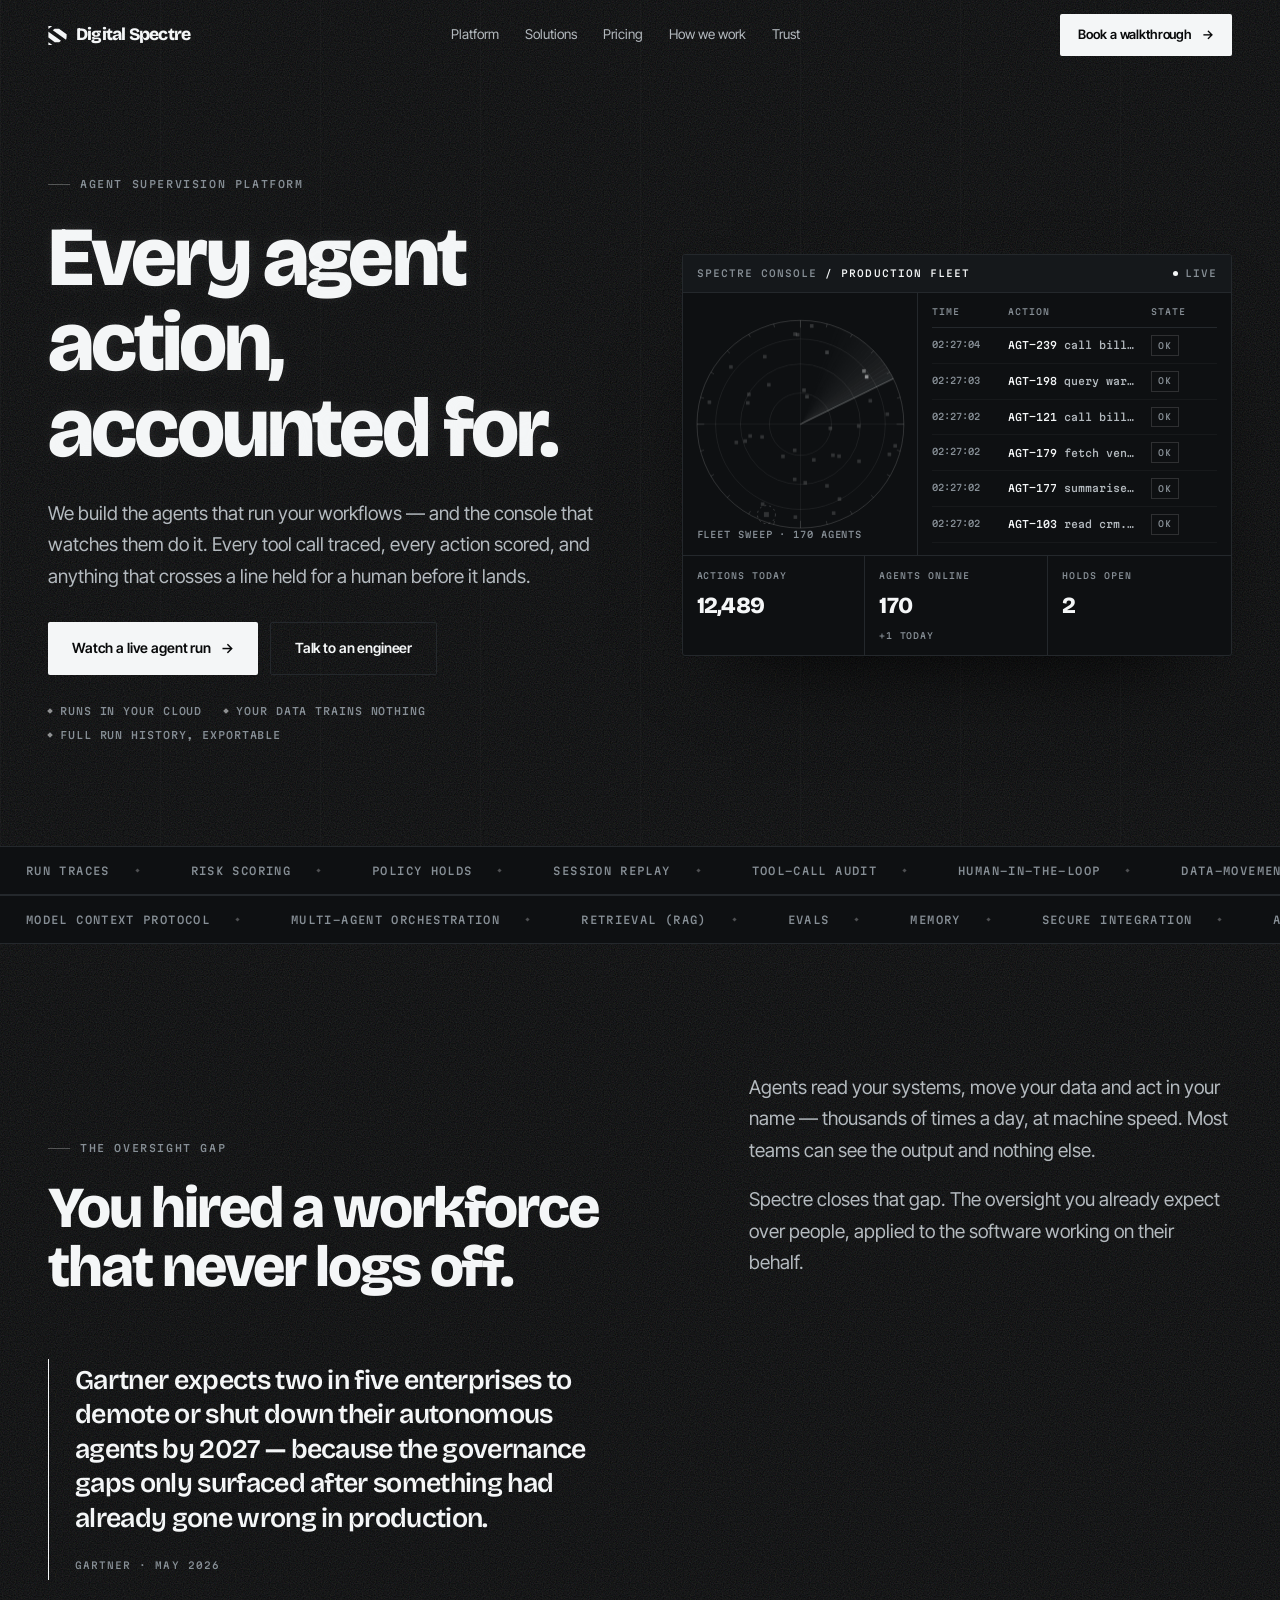
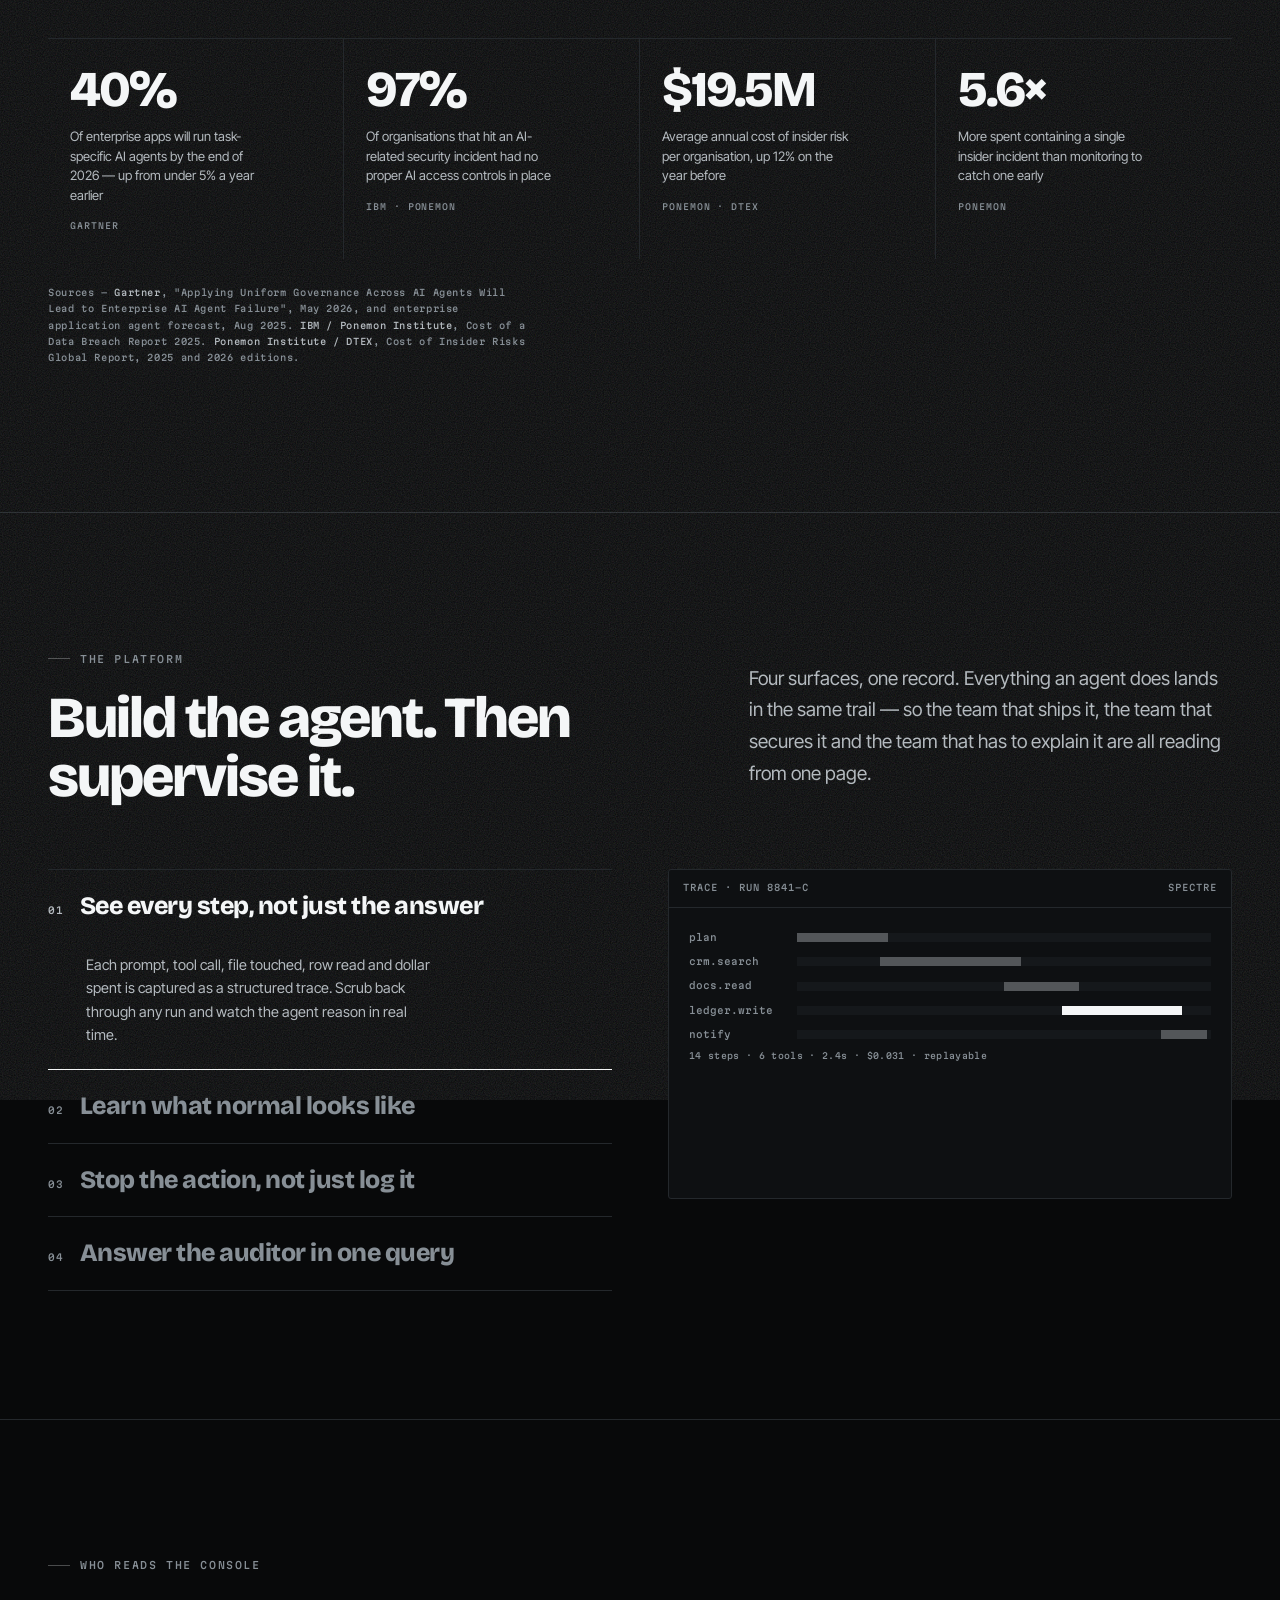
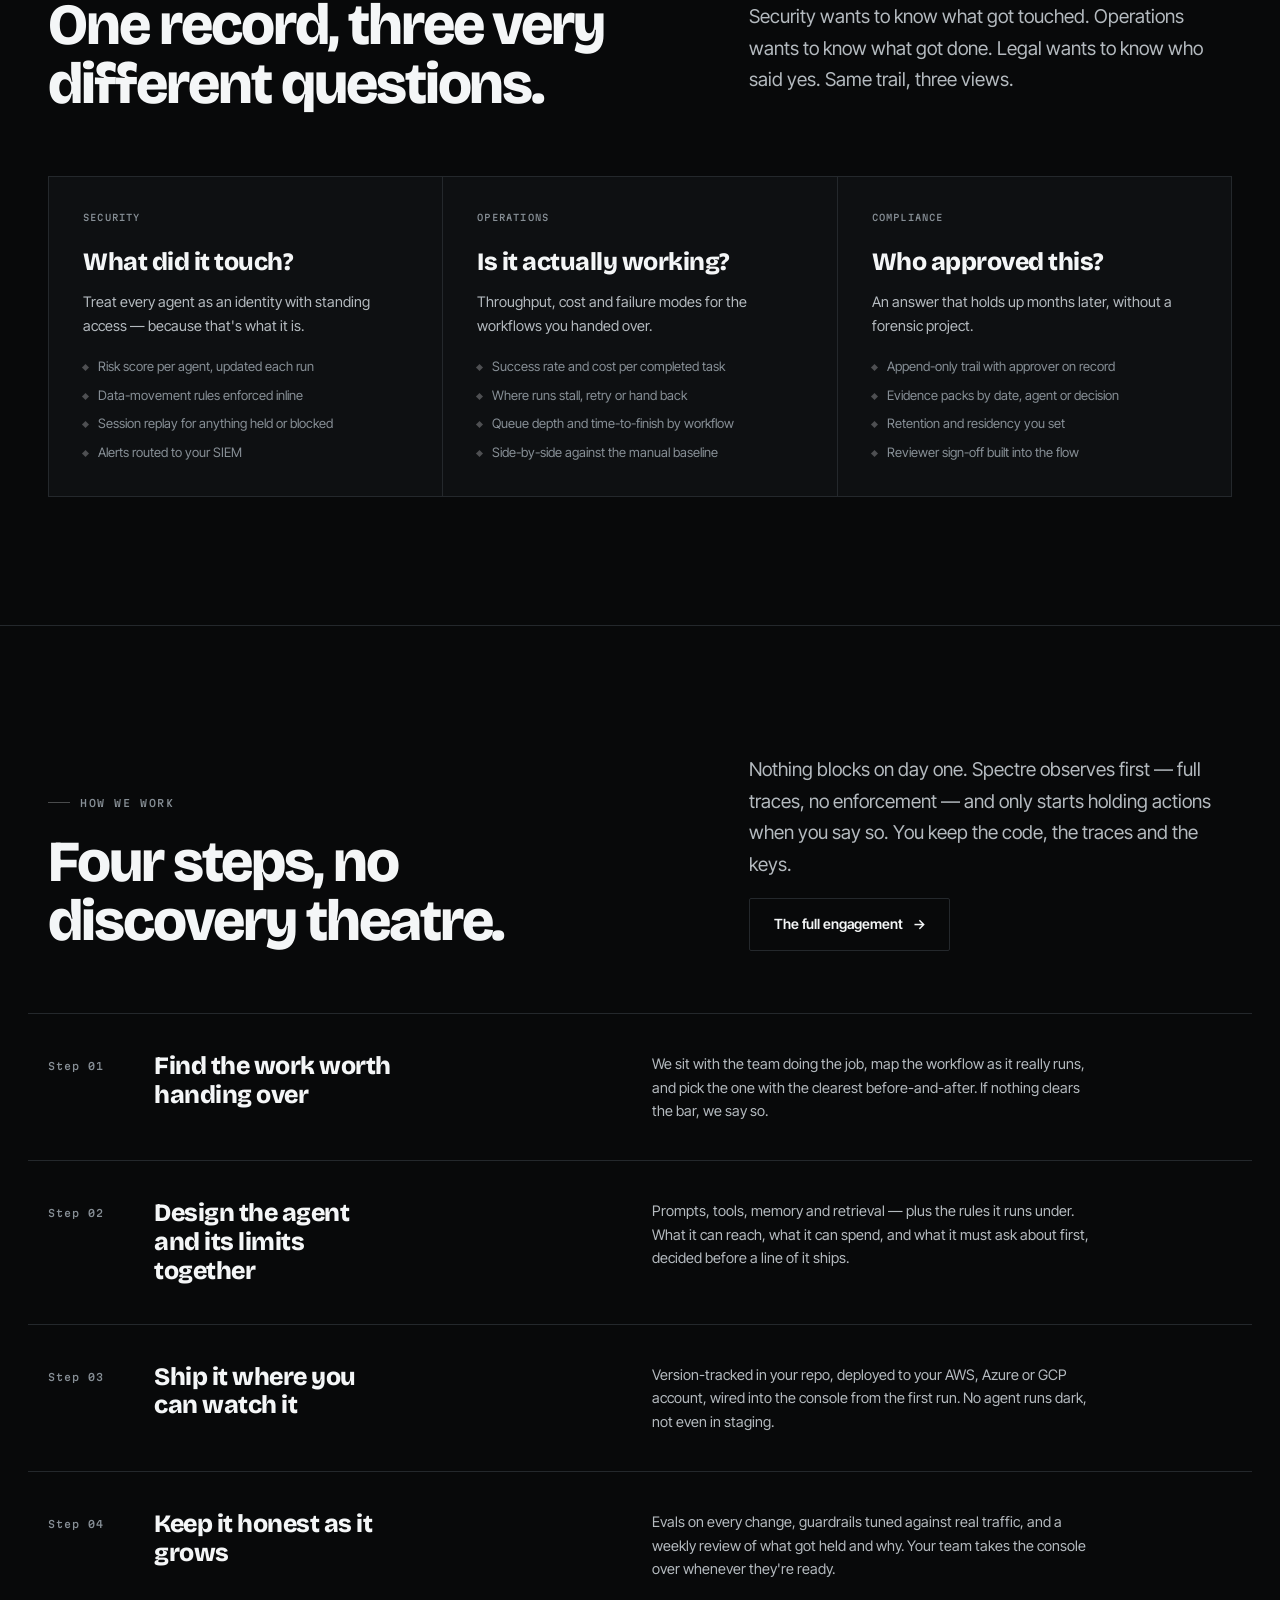
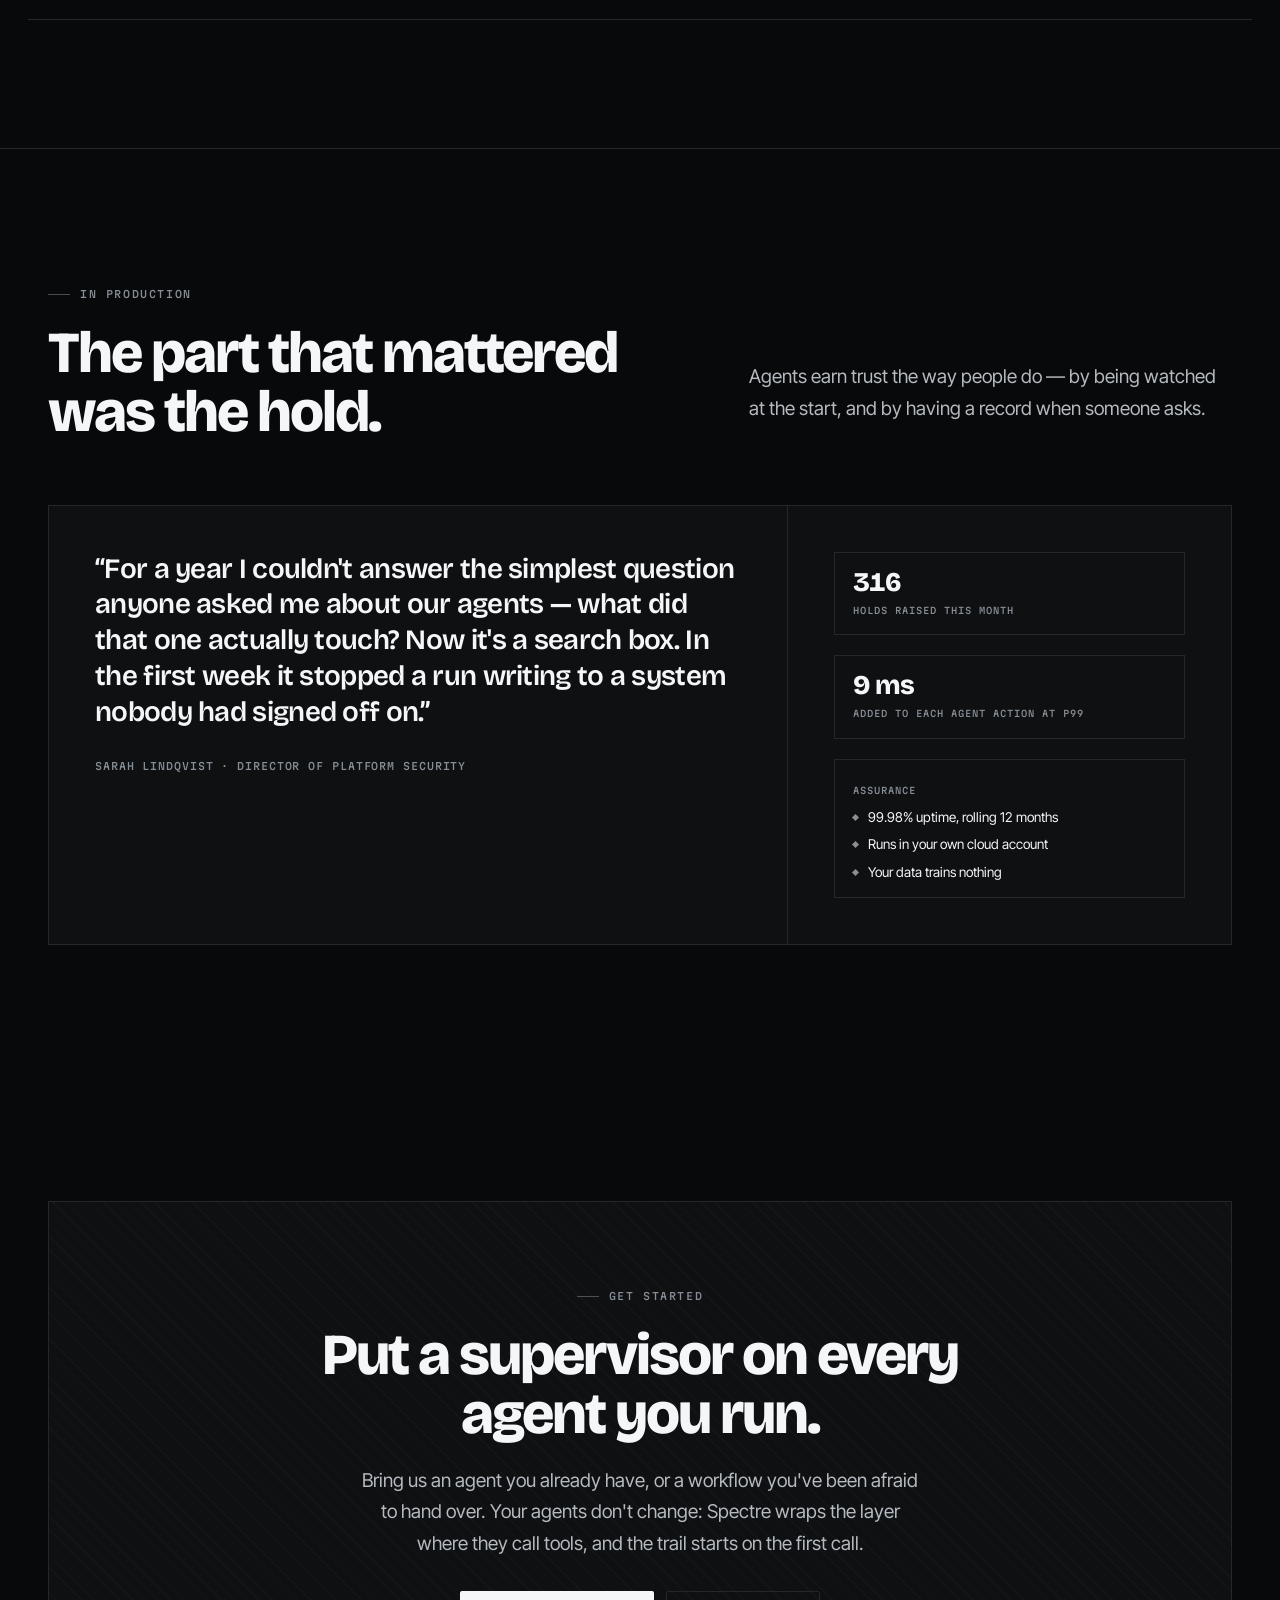
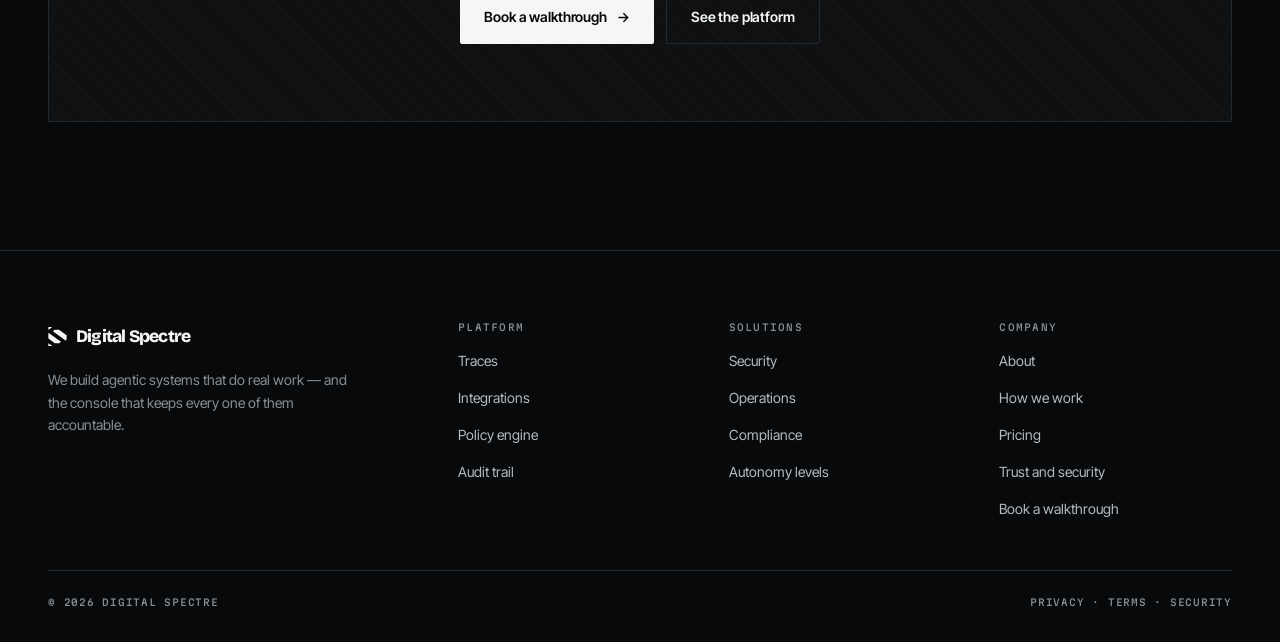
<file: docs/index.html>
<!DOCTYPE html>
<html lang="en">
<head>
<meta charset="utf-8">
<meta http-equiv="Content-Security-Policy" content="default-src 'self'; base-uri 'none'; object-src 'none'; script-src 'self' 'sha256-Hi2WvliC02/FRdS8lx/I92xRYrLjXieYxC/4Y0iq12w='; style-src 'self' 'unsafe-inline'; font-src 'self'; img-src 'self' data:; connect-src 'self'; form-action 'none'; upgrade-insecure-requests">
<meta name="referrer" content="strict-origin-when-cross-origin">
<meta name="viewport" content="width=device-width, initial-scale=1">
<meta name="theme-color" content="#08090A">
  <link rel="icon" href="favicon.svg" type="image/svg+xml">
  <link rel="alternate icon" href="icon-192.png" type="image/png" sizes="192x192">
  <link rel="apple-touch-icon" href="apple-touch-icon.png">
  <link rel="manifest" href="site.webmanifest">
<title>Digital Spectre — Supervision for the agent workforce</title>
  <link rel="canonical" href="https://www.digitalspectre.com/">
  <meta property="og:type" content="website">
  <meta property="og:site_name" content="Digital Spectre">
  <meta property="og:title" content="Digital Spectre — Supervision for the agent workforce">
  <meta property="og:description" content="Digital Spectre builds your agentic systems, then supervises them. Full telemetry on every run, risk scoring on every action, and a hold on anything that crosses the line.">
  <meta property="og:url" content="https://www.digitalspectre.com/">
  <meta property="og:image" content="https://www.digitalspectre.com/og-image.png">
  <meta property="og:image:width" content="1200">
  <meta property="og:image:height" content="630">
  <meta name="twitter:card" content="summary_large_image">
  <meta name="twitter:title" content="Digital Spectre — Supervision for the agent workforce">
  <meta name="twitter:description" content="Digital Spectre builds your agentic systems, then supervises them. Full telemetry on every run, risk scoring on every action, and a hold on anything that crosses the line.">
  <meta name="twitter:image" content="https://www.digitalspectre.com/og-image.png">
<meta name="description" content="Digital Spectre builds your agentic systems, then supervises them. Full telemetry on every run, risk scoring on every action, and a hold on anything that crosses the line.">
<link rel="preload" href="fonts/bricolage-grotesque.woff2" as="font" type="font/woff2" crossorigin>
<link rel="preload" href="fonts/inter-tight.woff2" as="font" type="font/woff2" crossorigin>
<link rel="stylesheet" href="site.css">
<style>

.brand{display:flex;align-items:baseline;gap:9px;font-family:var(--font-display); font-weight:800;font-size:17.5px;letter-spacing:-.045em;color:var(--phosphor)}
.btn{display:inline-flex;align-items:center;gap:10px; padding:14px 24px;border-radius:2px;font-size:14px;font-weight:600; letter-spacing:-.01em;transition:transform .35s var(--ease),background .3s,color .3s,border-color .3s; position:relative;overflow:hidden;}
.btn--ghost:hover{border-color:var(--w55);background:var(--w04);transform:translateY(-2px)}
.cta{border:1px solid var(--ash);background:var(--carbon);padding:clamp(38px,6vw,80px); text-align:center;position:relative;overflow:hidden}
.cta .lede{margin:0 auto 32px;text-align:center;max-width:52ch}
.cta::before{content:"";position:absolute;inset:0; background-image:repeating-linear-gradient(45deg,var(--w04) 0 1px,transparent 1px 9px);opacity:.6}
.eyebrow{font-family:var(--font-mono);font-size:10px;font-weight:500; letter-spacing:.16em;text-transform:uppercase;color:var(--smoke); display:inline-flex;align-items:center;gap:10px;margin:0 0 22px;}
.field::after{content:"";position:absolute;inset:-200%;opacity:.16; background-image:url("data:image/svg+xml,%3Csvg xmlns='http://www.w3.org/2000/svg' width='180' height='180'%3E%3Cfilter id='n'%3E%3CfeTurbulence type='fractalNoise' baseFrequency='.85' numOctaves='3'/%3E%3C/filter%3E%3Crect width='180' height='180' filter='url(%23n)'/%3E%3C/svg%3E"); animation:grain 7s steps(6) infinite;}
.field::before{content:"";position:absolute;inset:0; background-image:repeating-linear-gradient(90deg,var(--w04) 0 1px,transparent 1px 12.5%); opacity:.55;}
.foot{border-top:1px solid var(--ash);padding:clamp(46px,6vw,72px) 0 32px;position:relative;z-index:1}
.foot-base{display:flex;justify-content:space-between;gap:16px;flex-wrap:wrap; padding-top:24px;border-top:1px solid var(--ash); font-family:var(--font-mono);font-size:9.5px;letter-spacing:.08em;color:var(--smoke);text-transform:uppercase}
.foot-grid{display:grid;gap:38px;margin-bottom:48px}
.head{display:grid;gap:22px;margin-bottom:clamp(38px,5vw,62px)}
.head h2{max-width:16ch}
.lede{font-size:clamp(16px,1.55vw,19px);color:var(--vapor);max-width:60ch;line-height:1.66}
.nav{position:sticky;top:0;z-index:50;border-bottom:1px solid transparent;transition:border-color .4s,background .4s,backdrop-filter .4s}
:root{--void: #08090A; --carbon: #0E1012; --slate: #15181B; --ash: #24282C; --smoke: #878F96; --vapor: #B4BABF; --phosphor:#F4F6F7; --w04: rgba(244,246,247,.04); --w08: rgba(244,246,247,.08); --w14: rgba(244,246,247,.14); --w28: rgba(244,246,247,.28); --w55: rgba(244,246,247,.55); --font-display:'Bricolage Grotesque','Archivo',ui-sans-serif,system-ui,sans-serif; --font-body:'Inter Tight','Inter',ui-sans-serif,system-ui,-apple-system,sans-serif; --font-mono:'Martian Mono',ui-monospace,'SF Mono',Menlo,monospace; --gut: clamp(20px,5vw,48px); --sec-pad: clamp(80px,10vw,148px); --rowpad: clamp(14px,1.6vw,24px); --ease: cubic-bezier(.22,.61,.36,1);}
body{margin:0;background:var(--void);color:var(--vapor); font-family:var(--font-body);font-size:16px;line-height:1.62; -webkit-font-smoothing:antialiased;overflow-x:hidden;}
h1,h2,h3,h4{font-family:var(--font-display);color:var(--phosphor);margin:0;font-weight:800;letter-spacing:-.035em;line-height:1.02}
h2{font-size:clamp(30px,5.2vw,58px)}
h3{font-size:clamp(19px,2.2vw,25px);letter-spacing:-.02em;line-height:1.15}

img{max-width:100%;display:block}
@keyframes grain{
  0%{transform:translate(0,0)}   17%{transform:translate(-3%,-2%)}
  34%{transform:translate(2%,-4%)} 51%{transform:translate(-2%,3%)}
  68%{transform:translate(3%,1%)}  85%{transform:translate(-1%,-3%)}
  100%{transform:translate(0,0)}
}
.mono{font-family:var(--font-mono);font-size:11px;letter-spacing:.06em}
.btn--solid:hover{transform:translateY(-2px)}
@keyframes live{0%,100%{opacity:1;transform:scale(1)}50%{opacity:.25;transform:scale(.7)}}
.nav-links a:hover::after{width:100%}
.hero{padding:clamp(56px,8vw,96px) 0 clamp(64px,8vw,104px);position:relative;z-index:1}
.hero-grid{display:grid;grid-template-columns:minmax(0,1fr);gap:clamp(44px,6vw,72px)}
@media(min-width:1040px){.hero-grid{grid-template-columns:1.02fr 1fr;align-items:center}}
.hero-title{font-size:clamp(40px,7.4vw,84px);position:relative;margin:0 0 26px;max-width:14ch}
.hero-title .ghost{
  position:absolute;inset:0;color:var(--phosphor);opacity:0;
  filter:blur(7px);pointer-events:none;
  animation:settle 2.1s var(--ease) .15s both;
}
@keyframes settle{
  0%{opacity:.55;transform:translate(18px,-13px) scale(1.02)}
  70%{opacity:.16;transform:translate(3px,-2px) scale(1.002)}
  100%{opacity:.07;transform:translate(2px,-1px) scale(1)}
}
.hero-sub{max-width:52ch;margin-bottom:30px}
.hero-btns{display:flex;flex-wrap:wrap;gap:12px;margin-bottom:28px}
.assure{display:flex;flex-wrap:wrap;gap:8px 22px;font-family:var(--font-mono);
  font-size:10px;letter-spacing:.09em;color:var(--smoke);text-transform:uppercase}
.assure span{display:flex;align-items:center;gap:8px}
.assure span::before{content:"";width:4px;height:4px;background:var(--w55);transform:rotate(45deg)}
.console{border:1px solid var(--ash);background:var(--carbon);border-radius:3px;overflow:hidden;
  box-shadow:0 40px 90px -50px #000}
.con-bar{display:flex;align-items:center;justify-content:space-between;gap:12px;
  padding:11px 14px;border-bottom:1px solid var(--ash);background:var(--slate);
  font-family:var(--font-mono);font-size:9.5px;letter-spacing:.11em;
  text-transform:uppercase;color:var(--smoke)}
.con-bar b{color:var(--phosphor);font-weight:500}
.con-live{display:flex;align-items:center;gap:7px}
.con-live i{width:5px;height:5px;background:var(--phosphor);border-radius:50%;animation:live 1.9s infinite}
.con-body{display:grid;grid-template-columns:minmax(0,1fr)}
@media(min-width:620px){.con-body{grid-template-columns:minmax(190px,.86fr) minmax(0,1.14fr)}}
.radar-cell{position:relative;border-bottom:1px solid var(--ash);padding:14px;min-height:236px}
@media(min-width:620px){.radar-cell{border-bottom:0;border-right:1px solid var(--ash)}}
#radar{width:100%;height:100%;position:absolute;inset:0;display:block}
.radar-tag{position:absolute;left:14px;bottom:12px;font-family:var(--font-mono);
  font-size:9px;letter-spacing:.1em;color:var(--smoke);text-transform:uppercase;z-index:2}
.feed{padding:12px 14px;min-height:236px;display:flex;flex-direction:column}
.feed-h{display:grid;grid-template-columns:60px 1fr 66px;gap:16px;
  font-family:var(--font-mono);font-size:8.5px;letter-spacing:.12em;color:var(--smoke);
  text-transform:uppercase;padding-bottom:8px;border-bottom:1px solid var(--ash)}
.feed-list{list-style:none;margin:0;padding:0;flex:1}
.feed-row{display:grid;grid-template-columns:60px 1fr 66px;gap:16px;align-items:center;
  padding:7px 0;border-bottom:1px solid var(--w04);
  font-family:var(--font-mono);font-size:10px;color:var(--vapor);
  animation:rowin .5s var(--ease) both}
@keyframes rowin{from{opacity:0;transform:translateY(-7px)}to{opacity:1;transform:none}}
.feed-row .t{color:var(--smoke);font-size:9px}
.feed-row .a{overflow:hidden;text-overflow:ellipsis;white-space:nowrap}
.feed-row .a b{color:var(--phosphor);font-weight:500}
.feed-row.is-held{background:var(--w04)}
.feed-row.is-held .a b{text-decoration:underline;text-underline-offset:2px}
.sev{font-size:8.5px;letter-spacing:.09em;text-transform:uppercase;font-style:normal;
  padding:2.5px 6px;display:inline-block;white-space:nowrap;border:1px solid var(--w14)}
.sev--1{color:var(--smoke)}
.sev--2{color:var(--phosphor);border-color:var(--w28);
  background-image:repeating-linear-gradient(45deg,var(--w08) 0 2px,transparent 2px 5px)}
.sev--3{color:var(--void);background:var(--phosphor);border-color:var(--phosphor);font-weight:500}
.con-foot{display:grid;grid-template-columns:repeat(3,1fr);border-top:1px solid var(--ash)}
.con-stat{padding:13px 14px;border-right:1px solid var(--ash)}
.con-stat:last-child{border-right:0}
.con-stat .k{font-family:var(--font-mono);font-size:8.5px;letter-spacing:.11em;
  text-transform:uppercase;color:var(--smoke);display:block;margin-bottom:5px}
.con-stat .v{font-family:var(--font-display);font-size:clamp(17px,2.1vw,23px);
  font-weight:800;color:var(--phosphor);letter-spacing:-.03em}
.con-stat .d{font-family:var(--font-mono);font-size:8.5px;letter-spacing:.09em;
  text-transform:uppercase;color:var(--smoke);display:block;margin-top:4px}
.con-stat.flash{animation:flash .7s ease}
@keyframes flash{0%,100%{background:transparent}30%{background:var(--w08)}}
.marq{border-top:1px solid var(--ash);border-bottom:1px solid var(--ash);
  padding:15px 0;overflow:hidden;position:relative;z-index:1;background:var(--carbon)}
.marq-track{display:flex;gap:0;width:max-content;animation:slide 46s linear infinite}
.marq--rev .marq-track{animation-direction:reverse;animation-duration:56s}
.marq:hover .marq-track{animation-play-state:paused}
.marq-track span{font-family:var(--font-mono);font-size:10.5px;letter-spacing:.13em;
  text-transform:uppercase;color:var(--smoke);padding:0 26px;white-space:nowrap;
  display:flex;align-items:center;gap:26px}
.marq-track span::after{content:"";width:3px;height:3px;background:var(--w28);transform:rotate(45deg)}
@keyframes slide{from{transform:translateX(0)}to{transform:translateX(-50%)}}
@media(min-width:900px){.head{grid-template-columns:1.15fr .85fr;align-items:end;gap:48px}}
.callout{border-left:1px solid var(--phosphor);padding:4px 0 4px 26px;margin:0 0 clamp(38px,4.6vw,58px);max-width:60ch}
.callout p{font-family:var(--font-display);font-weight:600;font-size:clamp(18px,2.35vw,27px);
  line-height:1.28;letter-spacing:-.025em;color:var(--phosphor);margin:0 0 15px}
.callout .src{font-family:var(--font-mono);font-size:9.5px;letter-spacing:.11em;
  text-transform:uppercase;color:var(--smoke)}
.stats{display:grid;grid-template-columns:repeat(2,1fr);border-top:1px solid var(--ash)}
@media(min-width:820px){.stats{grid-template-columns:repeat(4,1fr)}}
.stat{padding:26px 22px 26px 0;border-bottom:1px solid var(--ash);border-right:1px solid var(--ash);
  padding-left:22px;position:relative}
.stat:nth-child(2n){border-right:0}
@media(min-width:820px){
  .stat{border-bottom:0}
  .stat:nth-child(2n){border-right:1px solid var(--ash)}
  .stat:last-child{border-right:0}
}
.stat .n{font-family:var(--font-display);font-size:clamp(32px,4.4vw,50px);font-weight:800;
  color:var(--phosphor);letter-spacing:-.045em;line-height:1;display:block;margin-bottom:12px}
.stat .l{font-size:13px;color:var(--vapor);line-height:1.5;max-width:24ch;display:block}
.stat .cite{font-family:var(--font-mono);font-size:8.5px;letter-spacing:.11em;text-transform:uppercase;
  color:var(--smoke);display:block;margin-top:14px}
.srcline{margin-top:26px;font-family:var(--font-mono);font-size:9px;letter-spacing:.07em;
  color:var(--smoke);line-height:1.8;max-width:80ch}
.srcline b{color:var(--vapor);font-weight:500}
.pillars{display:grid;gap:28px}
@media(min-width:960px){.pillars{grid-template-columns:1fr 1fr;gap:56px;align-items:start}}
.plist{list-style:none;margin:0;padding:0;border-top:1px solid var(--ash)}
.pitem{border-bottom:1px solid var(--ash);position:relative}
.pbtn{display:block;width:100%;text-align:left;padding:22px 0 22px 0;position:relative}
.pbtn .row{display:flex;gap:16px;align-items:baseline}
.pbtn .ix{font-family:var(--font-mono);font-size:9.5px;letter-spacing:.1em;color:var(--smoke);
  flex:0 0 auto;padding-top:4px}
.pbtn h3{color:var(--smoke);transition:color .4s}
.pitem.on .pbtn h3{color:var(--phosphor)}
.pitem.on .pbtn .ix{color:var(--vapor)}
.pcopy{max-height:0;overflow:hidden;transition:max-height .55s var(--ease),opacity .4s;
  opacity:0;padding-left:calc(16px + 22px)}
.pitem.on .pcopy{max-height:220px;opacity:1;padding-bottom:22px}
.pcopy p{font-size:14.5px;margin:10px 0 0;max-width:44ch;color:var(--vapor)}
.ptrack{position:absolute;left:0;bottom:-1px;height:1px;width:0;background:var(--phosphor)}
.pitem.on .ptrack{animation:trackfill 8s linear forwards}
@keyframes trackfill{from{width:0}to{width:100%}}
.pstage{position:relative;border:1px solid var(--ash);background:var(--carbon);border-radius:3px;
  min-height:330px;overflow:hidden}
.pstage-h{display:flex;justify-content:space-between;padding:11px 14px;border-bottom:1px solid var(--ash);
  font-family:var(--font-mono);font-size:9px;letter-spacing:.11em;text-transform:uppercase;color:var(--smoke)}
.pview{display:none;padding:22px 20px 26px}
.pview.on{display:block;animation:fadein .55s var(--ease) both}
@keyframes fadein{from{opacity:0;transform:translateY(9px)}to{opacity:1;transform:none}}
.trace{display:grid;gap:9px}
.trace-r{display:grid;grid-template-columns:96px 1fr;gap:12px;align-items:center;
  font-family:var(--font-mono);font-size:9.5px;color:var(--smoke)}
.trace-bar{height:9px;background:var(--slate);position:relative;overflow:hidden}
.trace-bar i{position:absolute;top:0;bottom:0;background:var(--w28);
  animation:grow .9s var(--ease) both}
.trace-r:nth-child(1) i{left:0%;width:22%;animation-delay:.05s}
.trace-r:nth-child(2) i{left:20%;width:34%;animation-delay:.15s}
.trace-r:nth-child(3) i{left:50%;width:18%;animation-delay:.25s}
.trace-r:nth-child(4) i{left:64%;width:29%;animation-delay:.35s;background:var(--phosphor)}
.trace-r:nth-child(5) i{left:88%;width:11%;animation-delay:.45s}
@keyframes grow{from{transform:scaleX(0);opacity:0}to{transform:scaleX(1);opacity:1}}
.trace-bar i{transform-origin:left}
.spark{width:100%;height:150px;display:block}
.spark .band{fill:var(--w04)}
.spark .base{stroke:var(--w14);stroke-width:1;stroke-dasharray:3 4;fill:none}
.spark .line{stroke:var(--phosphor);stroke-width:1.6;fill:none;
  stroke-dasharray:900;stroke-dashoffset:900;animation:draw 2s var(--ease) .2s forwards}
@keyframes draw{to{stroke-dashoffset:0}}
.spark .pin{fill:var(--phosphor);opacity:0;animation:pop .5s var(--ease) 1.7s forwards}
@keyframes pop{to{opacity:1}}
.rules{display:grid;gap:1px;background:var(--ash);border:1px solid var(--ash)}
.rule-r{background:var(--carbon);padding:13px 14px;display:flex;justify-content:space-between;
  align-items:center;gap:12px;font-family:var(--font-mono);font-size:10px;color:var(--vapor)}
.rule-r .st{font-size:8.5px;letter-spacing:.1em;text-transform:uppercase;color:var(--smoke)}
.rule-r.blocked{background:var(--slate)}
.rule-r.blocked .st{color:var(--void);background:var(--phosphor);padding:2.5px 7px;
  animation:stamp .5s var(--ease) 1s both}
@keyframes stamp{from{opacity:0;transform:scale(1.5)}to{opacity:1;transform:scale(1)}}
.audit{display:grid;gap:10px}
.aud-c{border:1px solid var(--ash);padding:13px 14px;background:var(--slate);
  font-family:var(--font-mono);font-size:9.5px;color:var(--smoke);
  display:flex;justify-content:space-between;gap:10px;
  animation:rise .6s var(--ease) both}
.aud-c:nth-child(1){animation-delay:.05s}
.aud-c:nth-child(2){animation-delay:.18s}
.aud-c:nth-child(3){animation-delay:.31s}
.aud-c b{color:var(--phosphor);font-weight:500}
@keyframes rise{from{opacity:0;transform:translateY(12px)}to{opacity:1;transform:none}}
.aud-hash{margin-top:6px;font-family:var(--font-mono);font-size:8.5px;color:var(--smoke);
  word-break:break-all;letter-spacing:.04em}
.cards{display:grid;gap:1px;background:var(--ash);border:1px solid var(--ash)}
@media(min-width:860px){.cards{grid-template-columns:repeat(3,1fr)}}
.card{background:var(--carbon);padding:clamp(24px,3vw,34px);position:relative;overflow:hidden;
  transition:background .4s}
.card:hover{background:var(--slate)}
.card::after{content:"";position:absolute;top:0;left:-100%;width:100%;height:1px;
  background:linear-gradient(90deg,transparent,var(--phosphor),transparent);transition:left .8s var(--ease)}
.card:hover::after{left:100%}
.card .role{font-family:var(--font-mono);font-size:9px;letter-spacing:.13em;text-transform:uppercase;
  color:var(--smoke);display:block;margin-bottom:22px}
.card h3{margin-bottom:14px}
.card p{font-size:14.5px;margin:0 0 20px;color:var(--vapor)}
.card ul{list-style:none;margin:0;padding:0;display:grid;gap:9px}
.card li{font-size:13px;color:var(--smoke);display:flex;gap:10px;align-items:flex-start;line-height:1.5}
.card li::before{content:"";width:5px;height:5px;background:var(--w28);flex:0 0 auto;margin-top:8px;transform:rotate(45deg)}
.steps{display:grid;gap:1px;background:var(--ash);margin-left:calc(-1 * var(--rowpad));margin-right:calc(-1 * var(--rowpad));border-top:1px solid var(--ash);border-bottom:1px solid var(--ash)}
.step{background:var(--void);display:grid;gap:14px;padding:clamp(26px,3.4vw,38px) var(--rowpad);
  transition:background .4s}
@media(min-width:820px){.step{grid-template-columns:72px 1fr 1.25fr;gap:34px;align-items:start}}
.step:hover{background:var(--carbon)}
.step .sn{font-family:var(--font-mono);font-size:10px;letter-spacing:.1em;color:var(--smoke);padding-top:6px}
.step h3{max-width:14ch}
.step p{font-size:14.5px;margin:0;max-width:56ch}
.proof{display:grid;gap:1px;background:var(--ash);border:1px solid var(--ash)}
@media(min-width:900px){.proof{grid-template-columns:1.25fr .75fr}}
.quote{background:var(--carbon);padding:clamp(28px,4vw,46px)}
.quote blockquote{margin:0 0 26px;font-family:var(--font-display);font-weight:600;
  font-size:clamp(19px,2.5vw,28px);line-height:1.28;letter-spacing:-.025em;color:var(--phosphor)}
.quote .who{font-family:var(--font-mono);font-size:10px;letter-spacing:.09em;color:var(--smoke);
  text-transform:uppercase;line-height:1.9}
.badges{background:var(--carbon);padding:clamp(28px,4vw,46px);display:grid;gap:20px;align-content:start}
.badge{border:1px solid var(--ash);padding:16px 18px}
.badge--tick .bn{font-variant-numeric:tabular-nums;font-feature-settings:'tnum' 1}
.badge--assure ul{list-style:none;margin:10px 0 0;padding:0;display:grid;gap:9px}
.badge--assure li{font-size:13.5px;color:var(--phosphor);line-height:1.35;
  display:flex;gap:10px;align-items:flex-start}
.badge--assure li::before{content:"";width:5px;height:5px;background:var(--w55);
  flex:0 0 auto;margin-top:7px;transform:rotate(45deg)}
.badge--assure li span{color:var(--smoke);font-size:12px;display:block}
.badge .bn{font-family:var(--font-display);font-size:27px;font-weight:800;color:var(--phosphor);
  letter-spacing:-.04em;display:block;line-height:1}
.badge .bl{font-family:var(--font-mono);font-size:9px;letter-spacing:.11em;text-transform:uppercase;
  color:var(--smoke);margin-top:8px;display:block}
.cta > *{position:relative}
@media(min-width:820px){.foot-grid{grid-template-columns:1.6fr 1fr 1fr 1fr}}
@media(max-width:960px){
  .nav-links{display:none}
  .burger{display:flex}
}
@media(max-width:560px){
  .con-foot{grid-template-columns:1fr}
  .con-stat{border-right:0;border-bottom:1px solid var(--ash)}
  .con-stat:last-child{border-bottom:0}
  .feed-h,.feed-row{grid-template-columns:56px 1fr 62px;gap:11px}
  .nav-cta .btn{padding:9px 14px;font-size:12.5px}
}
@media(prefers-reduced-motion:reduce){
  *,*::before,*::after{animation-duration:.001ms!important;animation-iteration-count:1!important;
    transition-duration:.001ms!important;scroll-behavior:auto!important}
  .rv{opacity:1;transform:none}
  .hero-title .ghost{opacity:.07;transform:none}
  .field::after{display:none}
}
</style>
</head>
<body>

<div class="field" aria-hidden="true"></div>

<header class="nav" id="nav">
  <div class="wrap nav-in">
    <a href="#top" class="brand"><svg class="brand-mark" viewBox="0 0 96 100" fill="currentColor" aria-hidden="true" focusable="false"><polygon points="0,0 20,0 0,16"/><path d="M32.76,15L56,15L96,43.57L96,55.4C96,61 94.6,68 92.74,72.1L23.34,22.53Z"/><polygon points="0,30 66.5,77.5 57.12,85 33.7,85 0,60.93"/><polygon points="0,85 21,100 0,100"/></svg>Digital Spectre</a>
    <nav class="nav-links">
      <a href="platform.html">Platform</a>
      <a href="solutions.html">Solutions</a>
      <a href="pricing.html">Pricing</a>
      <a href="how-we-work.html">How we work</a>
      <a href="trust.html">Trust</a>
    </nav>
    <div class="nav-cta">
      <a href="contact.html" class="btn btn--solid">Book a walkthrough <span class="arw">→</span></a>
      <button class="burger" aria-label="Open menu"><span></span></button>
    </div>
  </div>
</header>

<main id="top">
<section class="hero">
  <div class="wrap hero-grid">

    <div>
      <span class="eyebrow">Agent supervision platform</span>
      <h1 class="hero-title">
        <span class="ghost" aria-hidden="true">Every agent action, accounted for.</span>
        Every agent action, accounted for.
      </h1>
      <p class="lede hero-sub">
        We build the agents that run your workflows — and the console that watches them do it.
        Every tool call traced, every action scored, and anything that crosses a line held
        for a human before it lands.
      </p>
      <div class="hero-btns">
        <a href="#console" class="btn btn--solid">Watch a live agent run <span class="arw">→</span></a>
        <a href="contact.html" class="btn btn--ghost">Talk to an engineer</a>
      </div>
      <div class="assure">
        <span>Runs in your cloud</span>
        <span>Your data trains nothing</span>
        <span>Full run history, exportable</span>
      </div>
    </div>

    <div class="console" id="console">
      <div class="con-bar">
        <span>Spectre console <b>/ production fleet</b></span>
        <span class="con-live"><i></i> Live</span>
      </div>

      <div class="con-body">
        <div class="radar-cell">
          <canvas id="radar" aria-label="Live sweep of the agent fleet. Each mark is a running agent."></canvas>
          <span class="radar-tag">Fleet sweep · <span id="fleetTag">34</span> agents</span>
        </div>

        <div class="feed">
          <div class="feed-h"><span>Time</span><span>Action</span><span>State</span></div>
          <ul class="feed-list" id="feed" aria-live="polite" aria-label="Live agent activity"></ul>
        </div>
      </div>

      <div class="con-foot">
        <div class="con-stat"><span class="k">Actions today</span><span class="v" id="s-actions">12,481</span></div>
        <div class="con-stat"><span class="k">Agents online</span><span class="v" id="s-agents">34</span><span class="d" id="s-agents-d"></span></div>
        <div class="con-stat" id="hold-stat"><span class="k">Holds open</span><span class="v" id="s-holds">2</span></div>
      </div>
    </div>

  </div>
</section>
</main>

<div class="marq"><div class="marq-track" id="mq1"></div></div>
<div class="marq marq--rev"><div class="marq-track" id="mq2"></div></div>

<section class="sec">
  <div class="wrap">
    <div class="head rv">
      <div>
        <span class="eyebrow">The oversight gap</span>
        <h2>You hired a workforce that never logs off.</h2>
      </div>
      <div>
        <p class="lede">
          Agents read your systems, move your data and act in your name — thousands of times a day,
          at machine speed. Most teams can see the output and nothing else.
        </p>
        <p class="lede dim">
          Spectre closes that gap. The oversight you already expect over people, applied to the
          software working on their behalf.
        </p>
      </div>
    </div>

    <div class="callout rv">
      <p>Gartner expects two in five enterprises to demote or shut down their autonomous agents by 2027 — because the governance gaps only surfaced after something had already gone wrong in production.</p>
      <span class="src">Gartner · May 2026</span>
    </div>

    <div class="stats rv">
      <div class="stat">
        <span class="n" data-count="40" data-suffix="%">0</span>
        <span class="l">Of enterprise apps will run task-specific AI agents by the end of 2026 — up from under 5% a year earlier</span>
        <span class="cite">Gartner</span>
      </div>
      <div class="stat">
        <span class="n" data-count="97" data-suffix="%">0</span>
        <span class="l">Of organisations that hit an AI-related security incident had no proper AI access controls in place</span>
        <span class="cite">IBM · Ponemon</span>
      </div>
      <div class="stat">
        <span class="n" data-prefix="$" data-count="19.5" data-decimals="1" data-suffix="M">0</span>
        <span class="l">Average annual cost of insider risk per organisation, up 12% on the year before</span>
        <span class="cite">Ponemon · DTEX</span>
      </div>
      <div class="stat">
        <span class="n" data-count="5.6" data-decimals="1" data-suffix="×">0</span>
        <span class="l">More spent containing a single insider incident than monitoring to catch one early</span>
        <span class="cite">Ponemon</span>
      </div>
    </div>

    <p class="srcline rv">Sources — <b>Gartner</b>, "Applying Uniform Governance Across AI Agents Will Lead to Enterprise AI Agent Failure", May 2026, and enterprise application agent forecast, Aug 2025. <b>IBM / Ponemon Institute</b>, Cost of a Data Breach Report 2025. <b>Ponemon Institute / DTEX</b>, Cost of Insider Risks Global Report, 2025 and 2026 editions.</p>
  </div>
</section>

<hr class="rule">

<section class="sec" id="platform">
  <div class="wrap">
    <div class="head rv">
      <div>
        <span class="eyebrow">The platform</span>
        <h2>Build the agent. Then supervise it.</h2>
      </div>
      <div><p class="lede">Four surfaces, one record. Everything an agent does lands in the same trail — so the team that ships it, the team that secures it and the team that has to explain it are all reading from one page.</p></div>
    </div>

    <div class="pillars">
      <ul class="plist rv" id="plist">
        <li class="pitem on" data-view="v1">
          <button class="pbtn" aria-expanded="true">
            <span class="row"><span class="ix">01</span><h3>See every step, not just the answer</h3></span>
          </button>
          <div class="pcopy"><p>Each prompt, tool call, file touched, row read and dollar spent is captured as a structured trace. Scrub back through any run and watch the agent reason in real time.</p></div>
          <i class="ptrack"></i>
        </li>
        <li class="pitem" data-view="v2">
          <button class="pbtn" aria-expanded="false">
            <span class="row"><span class="ix">02</span><h3>Learn what normal looks like</h3></span>
          </button>
          <div class="pcopy"><p>Spectre baselines each agent over its first runs, then scores the drift — a new tool, an odd hour, ten times the usual data volume, a retry loop that won't quit.</p></div>
          <i class="ptrack"></i>
        </li>
        <li class="pitem" data-view="v3">
          <button class="pbtn" aria-expanded="false">
            <span class="row"><span class="ix">03</span><h3>Stop the action, not just log it</h3></span>
          </button>
          <div class="pcopy"><p>Rules run inline, before the call goes out. Keep an agent out of a field, cap what it can spend, and put a named human on anything above your threshold.</p></div>
          <i class="ptrack"></i>
        </li>
        <li class="pitem" data-view="v4">
          <button class="pbtn" aria-expanded="false">
            <span class="row"><span class="ix">04</span><h3>Answer the auditor in one query</h3></span>
          </button>
          <div class="pcopy"><p>Every run is written to an append-only trail with its approvals attached. Pull an evidence pack for a date, an agent or a single decision, mapped to your framework.</p></div>
          <i class="ptrack"></i>
        </li>
      </ul>

      <div class="pstage rv">
        <div class="pstage-h"><span id="stage-label">Trace · run 8841-c</span><span>Spectre</span></div>

        <div class="pview on" id="v1">
          <div class="trace">
            <div class="trace-r"><span>plan</span><div class="trace-bar"><i></i></div></div>
            <div class="trace-r"><span>crm.search</span><div class="trace-bar"><i></i></div></div>
            <div class="trace-r"><span>docs.read</span><div class="trace-bar"><i></i></div></div>
            <div class="trace-r"><span>ledger.write</span><div class="trace-bar"><i></i></div></div>
            <div class="trace-r"><span>notify</span><div class="trace-bar"><i></i></div></div>
          </div>
          <p class="aud-hash">14 steps · 6 tools · 2.4s · $0.031 · replayable</p>
        </div>

        <div class="pview" id="v2">
          <svg class="spark" viewBox="0 0 420 150" preserveAspectRatio="none" aria-hidden="true">
            <rect class="band" x="0" y="62" width="420" height="34"></rect>
            <path class="base" d="M0 79 H420"></path>
            <path class="line" d="M0 84 L46 76 L92 88 L138 72 L184 86 L230 74 L276 82 L322 30 L368 68 L420 78"></path>
            <rect class="pin" x="318" y="26" width="8" height="8"></rect>
          </svg>
          <p class="aud-hash">AGT-207 · 8.1× normal export volume · flagged at 03:14</p>
        </div>

        <div class="pview" id="v3">
          <div class="rules">
            <div class="rule-r"><span>spend &gt; $50 / run</span><span class="st">Ask a human</span></div>
            <div class="rule-r"><span>customer PII → external</span><span class="st">Never</span></div>
            <div class="rule-r blocked"><span>AGT-207 → export.s3</span><span class="st">Blocked</span></div>
            <div class="rule-r"><span>prod write, off-hours</span><span class="st">Ask a human</span></div>
          </div>
          <p class="aud-hash">Rules evaluate before the call leaves the agent. Median 4ms, 9ms at p99.</p>
        </div>

        <div class="pview" id="v4">
          <div class="audit">
            <div class="aud-c"><span>Run <b>8841-c</b> · approved by J. Mensah</span><span>14:02</span></div>
            <div class="aud-c"><span>Run <b>8842-a</b> · auto-cleared</span><span>14:06</span></div>
            <div class="aud-c"><span>Run <b>8843-f</b> · <b>held</b>, awaiting review</span><span>14:11</span></div>
          </div>
          <p class="aud-hash">sha256 9f2c1ba7e4d0…8831 · append-only · exports to CSV, JSON, PDF</p>
        </div>
      </div>
    </div>
  </div>
</section>

<hr class="rule">

<section class="sec" id="roles">
  <div class="wrap">
    <div class="head rv">
      <div>
        <span class="eyebrow">Who reads the console</span>
        <h2>One record, three very different questions.</h2>
      </div>
      <div><p class="lede">Security wants to know what got touched. Operations wants to know what got done. Legal wants to know who said yes. Same trail, three views.</p></div>
    </div>

    <div class="cards rv">
      <article class="card">
        <span class="role">Security</span>
        <h3>What did it touch?</h3>
        <p>Treat every agent as an identity with standing access — because that's what it is.</p>
        <ul>
          <li>Risk score per agent, updated each run</li>
          <li>Data-movement rules enforced inline</li>
          <li>Session replay for anything held or blocked</li>
          <li>Alerts routed to your SIEM</li>
        </ul>
      </article>
      <article class="card">
        <span class="role">Operations</span>
        <h3>Is it actually working?</h3>
        <p>Throughput, cost and failure modes for the workflows you handed over.</p>
        <ul>
          <li>Success rate and cost per completed task</li>
          <li>Where runs stall, retry or hand back</li>
          <li>Queue depth and time-to-finish by workflow</li>
          <li>Side-by-side against the manual baseline</li>
        </ul>
      </article>
      <article class="card">
        <span class="role">Compliance</span>
        <h3>Who approved this?</h3>
        <p>An answer that holds up months later, without a forensic project.</p>
        <ul>
          <li>Append-only trail with approver on record</li>
          <li>Evidence packs by date, agent or decision</li>
          <li>Retention and residency you set</li>
          <li>Reviewer sign-off built into the flow</li>
        </ul>
      </article>
    </div>
  </div>
</section>

<hr class="rule">

<section class="sec" id="process">
  <div class="wrap">
    <div class="head rv">
      <div>
        <span class="eyebrow">How we work</span>
        <h2>Four steps, no discovery theatre.</h2>
      </div>
      <div>
        <p class="lede">Nothing blocks on day one. Spectre observes first — full traces, no enforcement — and only starts holding actions when you say so. You keep the code, the traces and the keys.</p>
        <a href="how-we-work.html" class="btn btn--ghost">The full engagement <span class="arw">→</span></a>
      </div>
    </div>

    <div class="steps rv">
      <article class="step">
        <span class="sn">Step 01</span>
        <h3>Find the work worth handing over</h3>
        <p>We sit with the team doing the job, map the workflow as it really runs, and pick the one with the clearest before-and-after. If nothing clears the bar, we say so.</p>
      </article>
      <article class="step">
        <span class="sn">Step 02</span>
        <h3>Design the agent and its limits together</h3>
        <p>Prompts, tools, memory and retrieval — plus the rules it runs under. What it can reach, what it can spend, and what it must ask about first, decided before a line of it ships.</p>
      </article>
      <article class="step">
        <span class="sn">Step 03</span>
        <h3>Ship it where you can watch it</h3>
        <p>Version-tracked in your repo, deployed to your AWS, Azure or GCP account, wired into the console from the first run. No agent runs dark, not even in staging.</p>
      </article>
      <article class="step">
        <span class="sn">Step 04</span>
        <h3>Keep it honest as it grows</h3>
        <p>Evals on every change, guardrails tuned against real traffic, and a weekly review of what got held and why. Your team takes the console over whenever they're ready.</p>
      </article>
    </div>
  </div>
</section>

<hr class="rule">

<section class="sec" id="proof">
  <div class="wrap">
    <div class="head rv">
      <div>
        <span class="eyebrow">In production</span>
        <h2>The part that mattered was the hold.</h2>
      </div>
      <div><p class="lede">Agents earn trust the way people do — by being watched at the start, and by having a record when someone asks.</p></div>
    </div>

    <div class="proof rv">
      <div class="quote">
        <blockquote>“For a year I couldn't answer the simplest question anyone asked me about our agents — what did that one actually touch? Now it's a search box. In the first week it stopped a run writing to a system nobody had signed off on.”</blockquote>
        <div class="who">
          Sarah Lindqvist · Director of Platform Security
        </div>
      </div>
      <div class="badges">
        <div class="badge badge--tick">
          <span class="bn" id="holdsMonth">0</span>
          <span class="bl">Holds raised this month</span>
        </div>
        <div class="badge">
          <span class="bn">9 ms</span>
          <span class="bl">Added to each agent action at p99</span>
        </div>
        <div class="badge badge--assure">
          <span class="bl">Assurance</span>
          <ul>
            <li>99.98% uptime, rolling 12 months</li>
            <li>Runs in your own cloud account</li>
            <li>Your data trains nothing</li>
          </ul>
        </div>
      </div>
    </div>
  </div>
</section>

<section class="sec">
  <div class="wrap">
    <div class="cta rv" id="cta">
      <span class="eyebrow" style="justify-content:center">Get started</span>
      <h2>Put a supervisor on every agent you run.</h2>
      <p class="lede">Bring us an agent you already have, or a workflow you've been afraid to hand over. Your agents don't change: Spectre wraps the layer where they call tools, and the trail starts on the first call.</p>
      <div class="cta-btns">
        <a href="contact.html" class="btn btn--solid">Book a walkthrough <span class="arw">→</span></a>
        <a href="platform.html" class="btn btn--ghost">See the platform</a>
      </div>
    </div>
  </div>
</section>

<footer class="foot">
  <div class="wrap">
    <div class="foot-grid">
      <div>
        <a href="#top" class="brand"><svg class="brand-mark" viewBox="0 0 96 100" fill="currentColor" aria-hidden="true" focusable="false"><polygon points="0,0 20,0 0,16"/><path d="M32.76,15L56,15L96,43.57L96,55.4C96,61 94.6,68 92.74,72.1L23.34,22.53Z"/><polygon points="0,30 66.5,77.5 57.12,85 33.7,85 0,60.93"/><polygon points="0,85 21,100 0,100"/></svg>Digital Spectre</a>
        <p>We build agentic systems that do real work — and the console that keeps every one of them accountable.</p>
      </div>
      <div>
        <h3 class="hlab">Platform</h3>
        <ul>
          <li><a href="platform.html#surfaces">Traces</a></li>
          <li><a href="integrations.html">Integrations</a></li>
          <li><a href="platform.html#surfaces">Policy engine</a></li>
          <li><a href="platform.html#surfaces">Audit trail</a></li>
        </ul>
      </div>
      <div>
        <h3 class="hlab">Solutions</h3>
        <ul>
          <li><a href="solutions.html#roles">Security</a></li>
          <li><a href="solutions.html#roles">Operations</a></li>
          <li><a href="solutions.html#roles">Compliance</a></li>
          <li><a href="platform.html#autonomy">Autonomy levels</a></li>
        </ul>
      </div>
      <div>
        <h3 class="hlab">Company</h3>
        <ul>
          <li><a href="about.html">About</a></li>
          <li><a href="how-we-work.html">How we work</a></li>
          <li><a href="pricing.html">Pricing</a></li>
          <li><a href="trust.html">Trust and security</a></li>
          <li><a href="contact.html">Book a walkthrough</a></li>
        </ul>
      </div>
    </div>
    <div class="foot-base">
      <span>© 2026 Digital Spectre</span>
      <span><a href="privacy.html">Privacy</a> · <a href="terms.html">Terms</a> · <a href="trust.html">Security</a></span>
    </div>
  </div>
</footer>

<script src="site.js"></script>
<script>
(function(){
  "use strict";
  var reduce = window.matchMedia('(prefers-reduced-motion: reduce)').matches;

  var HOLDS_BASE = 268;
  var HOLDS_ORIGIN = 2026 * 12 + 6;   
  function seeded(n){
    var x = Math.sin(n * 9301 + 49297) * 43758.5453;
    return x - Math.floor(x);
  }
  function holdsThisMonth(){
    var d = new Date();
    var idx = d.getFullYear() * 12 + d.getMonth();
    var growth = Math.max(0, idx - HOLDS_ORIGIN) * 9;
    var jitter = Math.round((seeded(idx) - 0.5) * 96);
    return Math.max(1, HOLDS_BASE + growth + jitter);
  }

  var FLEET_EPOCH = Date.UTC(2026, 6, 26);   
  var FLEET_BASE  = 38;
  function fleetSize(){
    var now = new Date();
    var today = Date.UTC(now.getFullYear(), now.getMonth(), now.getDate());
    var days = Math.max(0, Math.floor((today - FLEET_EPOCH) / 86400000));
    return FLEET_BASE + days;
  }

  function fillMarquee(el, items){
    var half = items.map(function(t){ return '<span>'+t+'</span>'; }).join('');
    el.innerHTML = half + half;
  }
  fillMarquee(document.getElementById('mq1'), [
    'Run traces','Risk scoring','Policy holds','Session replay','Tool-call audit',
    'Human-in-the-loop','Data-movement rules','Cost per run','Drift detection','Evidence packs'
  ]);
  fillMarquee(document.getElementById('mq2'), [
    'Model Context Protocol','Multi-agent orchestration','Retrieval (RAG)','Evals','Memory',
    'Secure integration','Autonomous operations','CI/CD for agents','Observability','Decision support'
  ]);

  var holdsEl = document.getElementById('holdsMonth');
  if(holdsEl){
    holdsEl.setAttribute('data-count', holdsThisMonth());
    holdsEl.setAttribute('data-comma', '1');
    holdsEl.textContent = '0';
  }
  var nums = document.querySelectorAll('[data-count]');
  function runCount(el){
    var target = parseFloat(el.getAttribute('data-count'));
    var suffix = el.getAttribute('data-suffix') || '';
    var prefix = el.getAttribute('data-prefix') || '';
    var dp = parseInt(el.getAttribute('data-decimals') || '0', 10);
    var comma = el.getAttribute('data-comma') === '1';
    function fmt(v){
      var n = comma ? Math.round(v).toLocaleString() : v.toFixed(dp);
      return prefix + n + suffix;
    }
    if(reduce){ el.textContent = fmt(target); return; }
    var start = null, dur = 1500;
    function tick(ts){
      if(!start) start = ts;
      var p = Math.min((ts-start)/dur, 1);
      var eased = 1 - Math.pow(1-p, 3);
      el.textContent = fmt(target*eased);
      if(p < 1) requestAnimationFrame(tick);
    }
    requestAnimationFrame(tick);
  }
  if('IntersectionObserver' in window){
    var io2 = new IntersectionObserver(function(entries){
      entries.forEach(function(e){ if(e.isIntersecting){ runCount(e.target); io2.unobserve(e.target); } });
    }, {threshold:.5});
    nums.forEach(function(n){ io2.observe(n); });
  } else { nums.forEach(runCount); }

  var items = Array.prototype.slice.call(document.querySelectorAll('.pitem'));
  var labels = {v1:'Trace · run 8841-c', v2:'Baseline · AGT-207', v3:'Policy · live rules', v4:'Audit · today'};
  var stageLabel = document.getElementById('stage-label');
  var pIdx = 0, pTimer = null;

  function showPillar(i){
    pIdx = i;
    items.forEach(function(it, k){
      var on = k === i;
      it.classList.toggle('on', on);
      it.querySelector('.pbtn').setAttribute('aria-expanded', on ? 'true' : 'false');
      
      var t = it.querySelector('.ptrack');
      t.style.animation = 'none'; void t.offsetWidth; t.style.animation = '';
    });
    var key = items[i].getAttribute('data-view');
    document.querySelectorAll('.pview').forEach(function(v){ v.classList.toggle('on', v.id === key); });
    stageLabel.textContent = labels[key];
  }
  function autoPillar(){
    if(reduce) return;
    clearInterval(pTimer);
    pTimer = setInterval(function(){ showPillar((pIdx+1) % items.length); }, 8000);
  }
  items.forEach(function(it, i){
    it.querySelector('.pbtn').addEventListener('click', function(){ showPillar(i); autoPillar(); });
  });
  autoPillar();

  var cv = document.getElementById('radar');
  var ctx = cv.getContext('2d');
  var W = 0, H = 0;

  var TAU = Math.PI*2;
  var agents = [];
  var DRAWN = Math.min(fleetSize(), 38);
  for(var i=0;i<DRAWN;i++){
    agents.push({
      id: 'AGT-' + (101 + Math.floor(Math.random()*180)),
      a: Math.random()*TAU,
      r: 0.24 + Math.random()*0.72,
      drift: (Math.random()-0.5)*0.00022,
      flash: 0,
      cool: 0,
      risky: false
    });
  }
  
  var STORY = Math.min(7, agents.length - 1);
  agents[STORY].id = 'AGT-207'; agents[STORY].risky = true; agents[STORY].r = 0.93;

  function resize(){
    var r = cv.getBoundingClientRect();
    var dpr = Math.min(window.devicePixelRatio || 1, 2);
    cv.width = Math.max(1, r.width*dpr);
    cv.height = Math.max(1, r.height*dpr);
    ctx.setTransform(dpr,0,0,dpr,0,0);
    W = r.width; H = r.height;
  }
  resize();
  window.addEventListener('resize', resize);

  var sweep = -Math.PI/2;

  function drawFrame(){
    ctx.clearRect(0,0,W,H);
    var cx = W/2, cy = H/2, R = Math.min(W,H)/2 - 14;
    if(R <= 0) return;

    ctx.lineWidth = 1;
    [0.3,0.58,0.82,1].forEach(function(f){
      ctx.beginPath();
      ctx.strokeStyle = 'rgba(244,246,247,' + (f===1 ? 0.16 : 0.07) + ')';
      ctx.arc(cx, cy, R*f, 0, TAU);
      ctx.stroke();
    });

    ctx.strokeStyle = 'rgba(244,246,247,0.06)';
    ctx.beginPath();
    ctx.moveTo(cx-R,cy); ctx.lineTo(cx+R,cy);
    ctx.moveTo(cx,cy-R); ctx.lineTo(cx,cy+R);
    ctx.stroke();
    for(var t=0;t<24;t++){
      var ta = (t/24)*TAU, inner = t%6===0 ? R*0.93 : R*0.965;
      ctx.beginPath();
      ctx.strokeStyle = 'rgba(244,246,247,0.14)';
      ctx.moveTo(cx+Math.cos(ta)*inner, cy+Math.sin(ta)*inner);
      ctx.lineTo(cx+Math.cos(ta)*R, cy+Math.sin(ta)*R);
      ctx.stroke();
    }

    if(!reduce){
      var slices = 26, span = 1.05;
      for(var s=0;s<slices;s++){
        var a0 = sweep - (s/slices)*span;
        var a1 = a0 - (span/slices) - 0.004;
        var alpha = 0.085 * Math.pow(1 - s/slices, 2.1);
        ctx.beginPath();
        ctx.moveTo(cx,cy);
        ctx.arc(cx, cy, R, a1, a0);
        ctx.closePath();
        ctx.fillStyle = 'rgba(244,246,247,' + alpha.toFixed(4) + ')';
        ctx.fill();
      }
      
      ctx.beginPath();
      ctx.strokeStyle = 'rgba(244,246,247,0.34)';
      ctx.moveTo(cx,cy);
      ctx.lineTo(cx+Math.cos(sweep)*R, cy+Math.sin(sweep)*R);
      ctx.stroke();
    }

    agents.forEach(function(ag){
      var x = cx + Math.cos(ag.a)*R*ag.r;
      var y = cy + Math.sin(ag.a)*R*ag.r;
      var alpha = 0.15 + 0.85*ag.flash;
      var size = ag.risky ? 5 : 3.6;
      ctx.fillStyle = 'rgba(244,246,247,' + alpha.toFixed(3) + ')';
      ctx.fillRect(x-size/2, y-size/2, size, size);
      if(ag.risky){
        ctx.beginPath();
        ctx.strokeStyle = 'rgba(244,246,247,' + (0.2 + 0.6*ag.flash).toFixed(3) + ')';
        ctx.setLineDash([2,3]);
        ctx.arc(x, y, 9, 0, TAU);
        ctx.stroke();
        ctx.setLineDash([]);
      }
      if(ag.flash > 0.55){
        ctx.beginPath();
        ctx.strokeStyle = 'rgba(244,246,247,' + (0.28*ag.flash).toFixed(3) + ')';
        ctx.arc(x, y, 6 + (1-ag.flash)*16, 0, TAU);
        ctx.stroke();
      }
    });
  }

  var FLEET = fleetSize();
  var agentsEl = document.getElementById('s-agents');
  var agentsDelta = document.getElementById('s-agents-d');
  var fleetTag = document.getElementById('fleetTag');
  if(agentsEl) agentsEl.textContent = FLEET.toLocaleString();
  if(fleetTag) fleetTag.textContent = FLEET.toLocaleString();
  if(agentsDelta) agentsDelta.textContent = '+1 today';

  var feed = document.getElementById('feed');
  var holdsEl = document.getElementById('s-holds');
  var actionsEl = document.getElementById('s-actions');
  var holdStat = document.getElementById('hold-stat');
  var holds = 2, actions = 12481;

  var VERBS = [
    ['read','crm.contacts'], ['search','docs.policy'], ['write','ledger.entries'],
    ['call','billing.api'], ['read','tickets.queue'], ['summarise','inbox.threads'],
    ['plan','renewal.flow'], ['fetch','vendor.invoice'], ['update','account.status'],
    ['query','warehouse.orders']
  ];
  var heldOnce = false;

  function clock(){
    var d = new Date();
    return String(d.getHours()).padStart(2,'0') + ':' +
           String(d.getMinutes()).padStart(2,'0') + ':' +
           String(d.getSeconds()).padStart(2,'0');
  }

  function addRow(agent, forceHold){
    var li = document.createElement('li');
    li.className = 'feed-row';
    var sev = 1, state = 'ok', verb, obj;

    if(forceHold){
      verb = 'export'; obj = 'customers.csv → s3.external';
      sev = 3; state = 'held';
      li.classList.add('is-held');
    } else {
      var v = VERBS[Math.floor(Math.random()*VERBS.length)];
      verb = v[0]; obj = v[1];
      if(Math.random() < 0.14){ sev = 2; state = 'check'; }
    }

    li.innerHTML =
      '<span class="t">' + clock() + '</span>' +
      '<span class="a"><b>' + agent + '</b> ' + verb + ' ' + obj + '</span>' +
      '<span><i class="sev sev--' + sev + '">' + state + '</i></span>';

    feed.insertBefore(li, feed.firstChild);
    while(feed.children.length > 6) feed.removeChild(feed.lastChild);

    actions++; actionsEl.textContent = actions.toLocaleString();
    if(forceHold){
      holds++; holdsEl.textContent = holds;
      holdStat.classList.remove('flash'); void holdStat.offsetWidth; holdStat.classList.add('flash');
    }
  }

  ['AGT-118','AGT-142','AGT-103','AGT-177'].forEach(function(a){ addRow(a, false); });

  if(reduce){
    drawFrame();
    agents.forEach(function(a){ a.flash = 0.5; });
    drawFrame();
  } else {
    var last = 0;
    function loop(ts){
      var dt = Math.min(ts - last, 48); last = ts;
      var prev = sweep;
      sweep += 0.0092 * (dt/16.67);
      if(sweep > TAU - Math.PI/2) sweep -= TAU;

      agents.forEach(function(ag){
        ag.a += ag.drift * dt;
        ag.flash *= 0.955;
        ag.cool -= dt;

        var d = ((ag.a - sweep + Math.PI*3) % TAU) - Math.PI;
        if(Math.abs(d) < 0.055 && ag.flash < 0.4){
          ag.flash = 1;
          if(ag.cool <= 0 && Math.random() < 0.55){
            ag.cool = 2600 + Math.random()*2600;
            if(ag.risky && !heldOnce && ts > 9000){
              heldOnce = true; addRow(ag.id, true);
            } else {
              addRow(ag.id, false);
            }
          }
        }
      });

      drawFrame();
      requestAnimationFrame(loop);
    }
    requestAnimationFrame(loop);
  }
})();
</script>
</body>
</html>
</file>
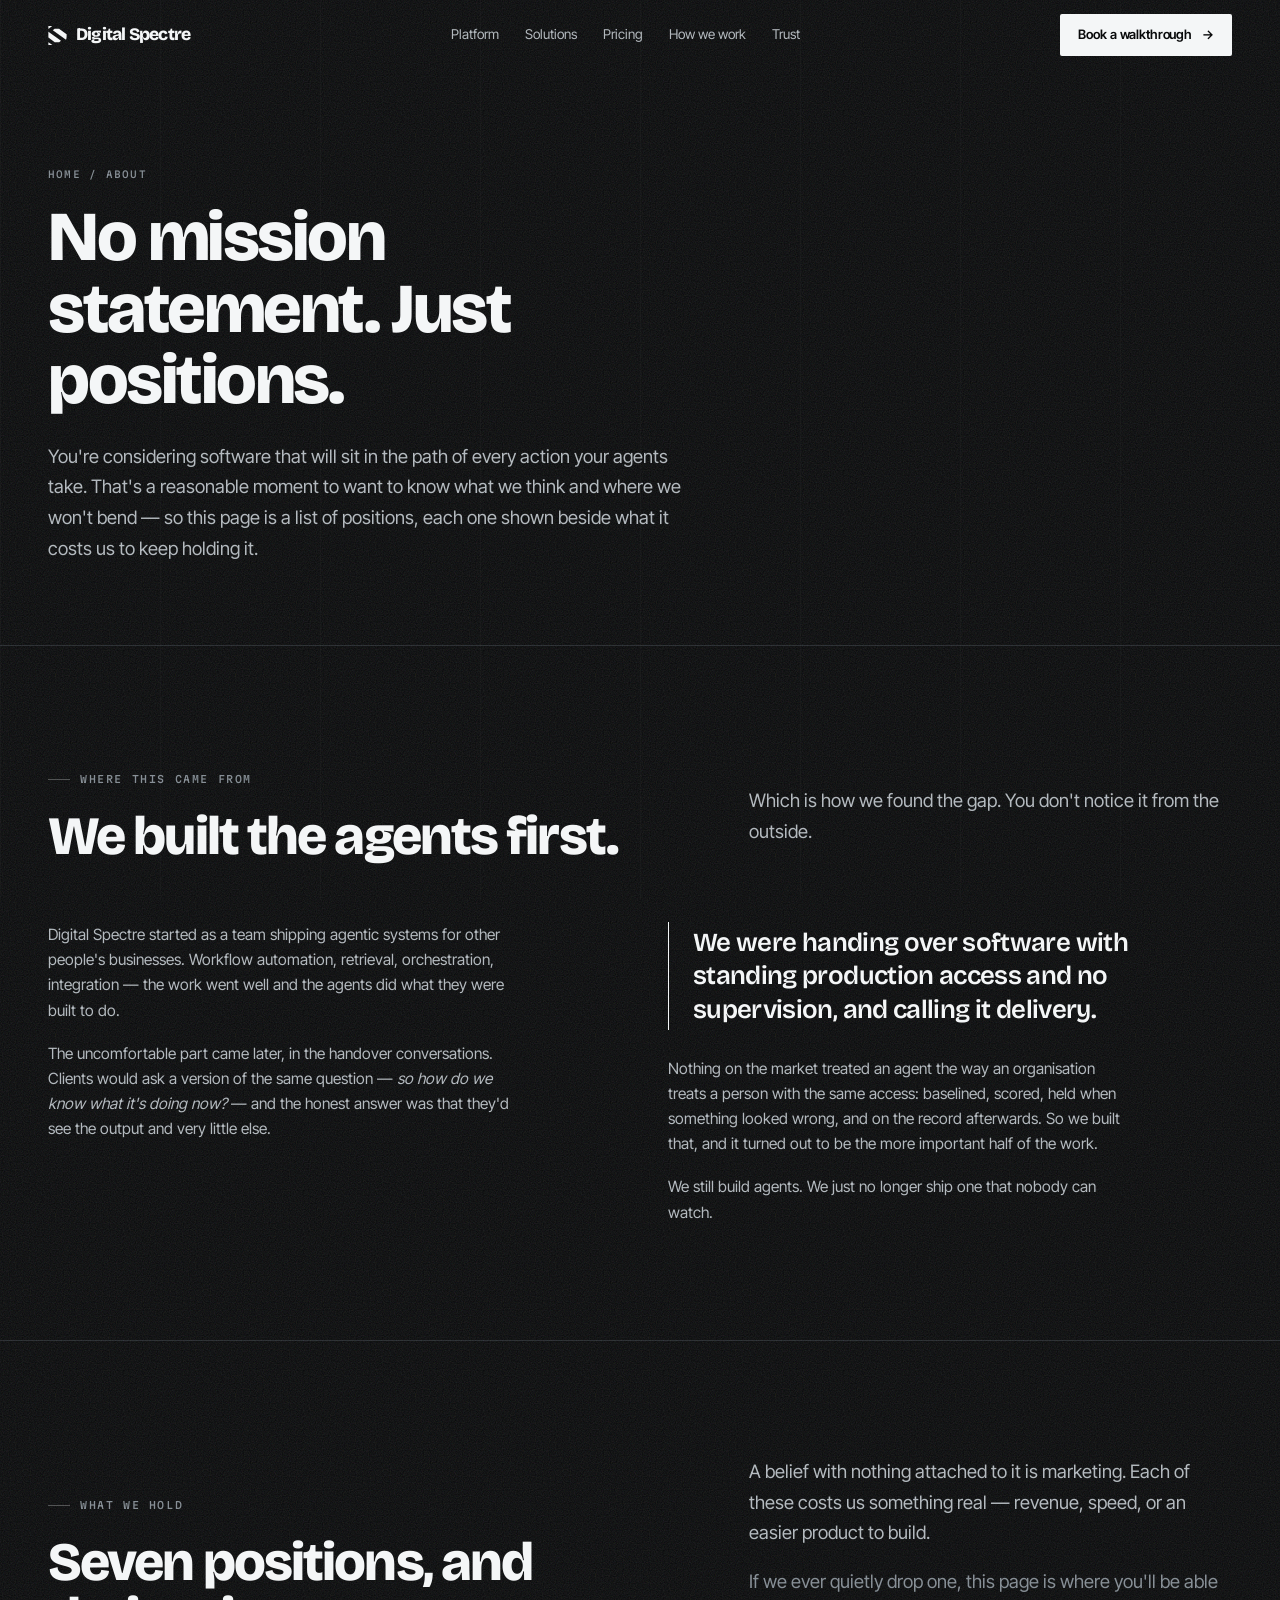
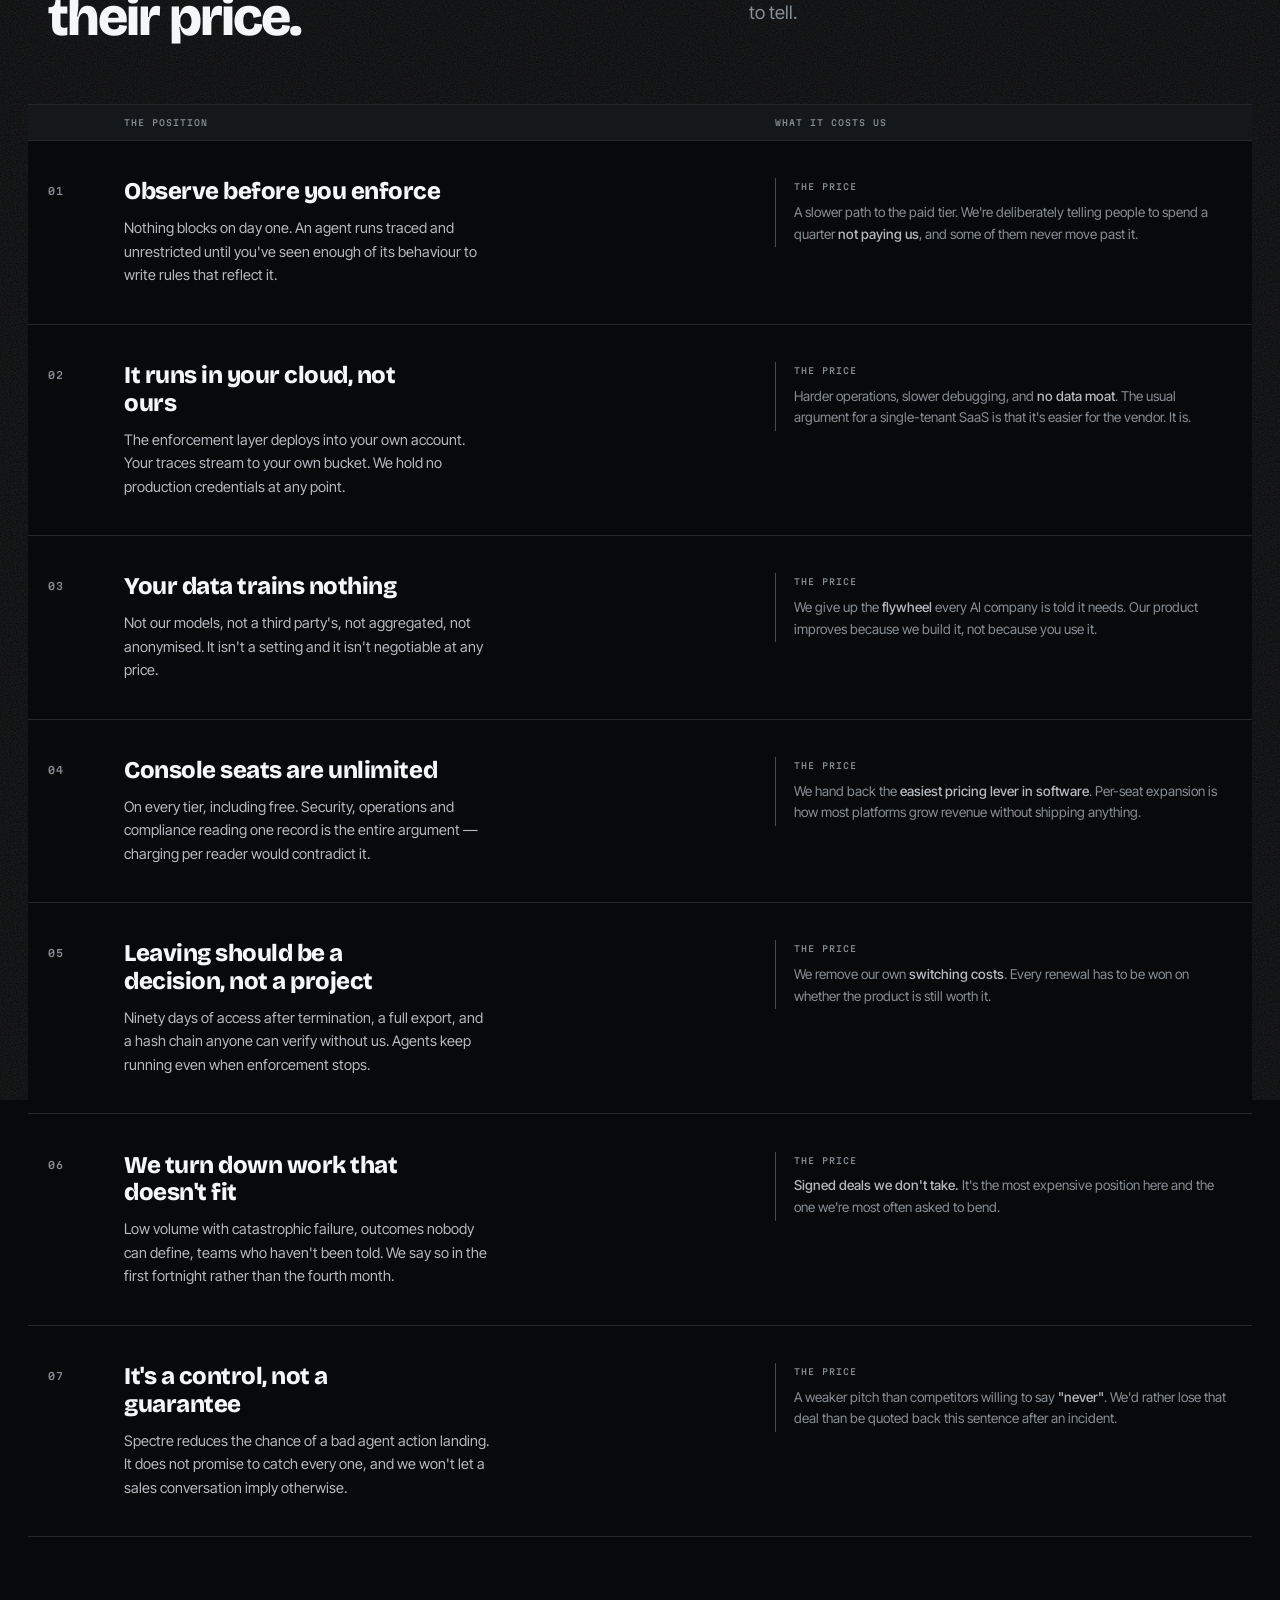
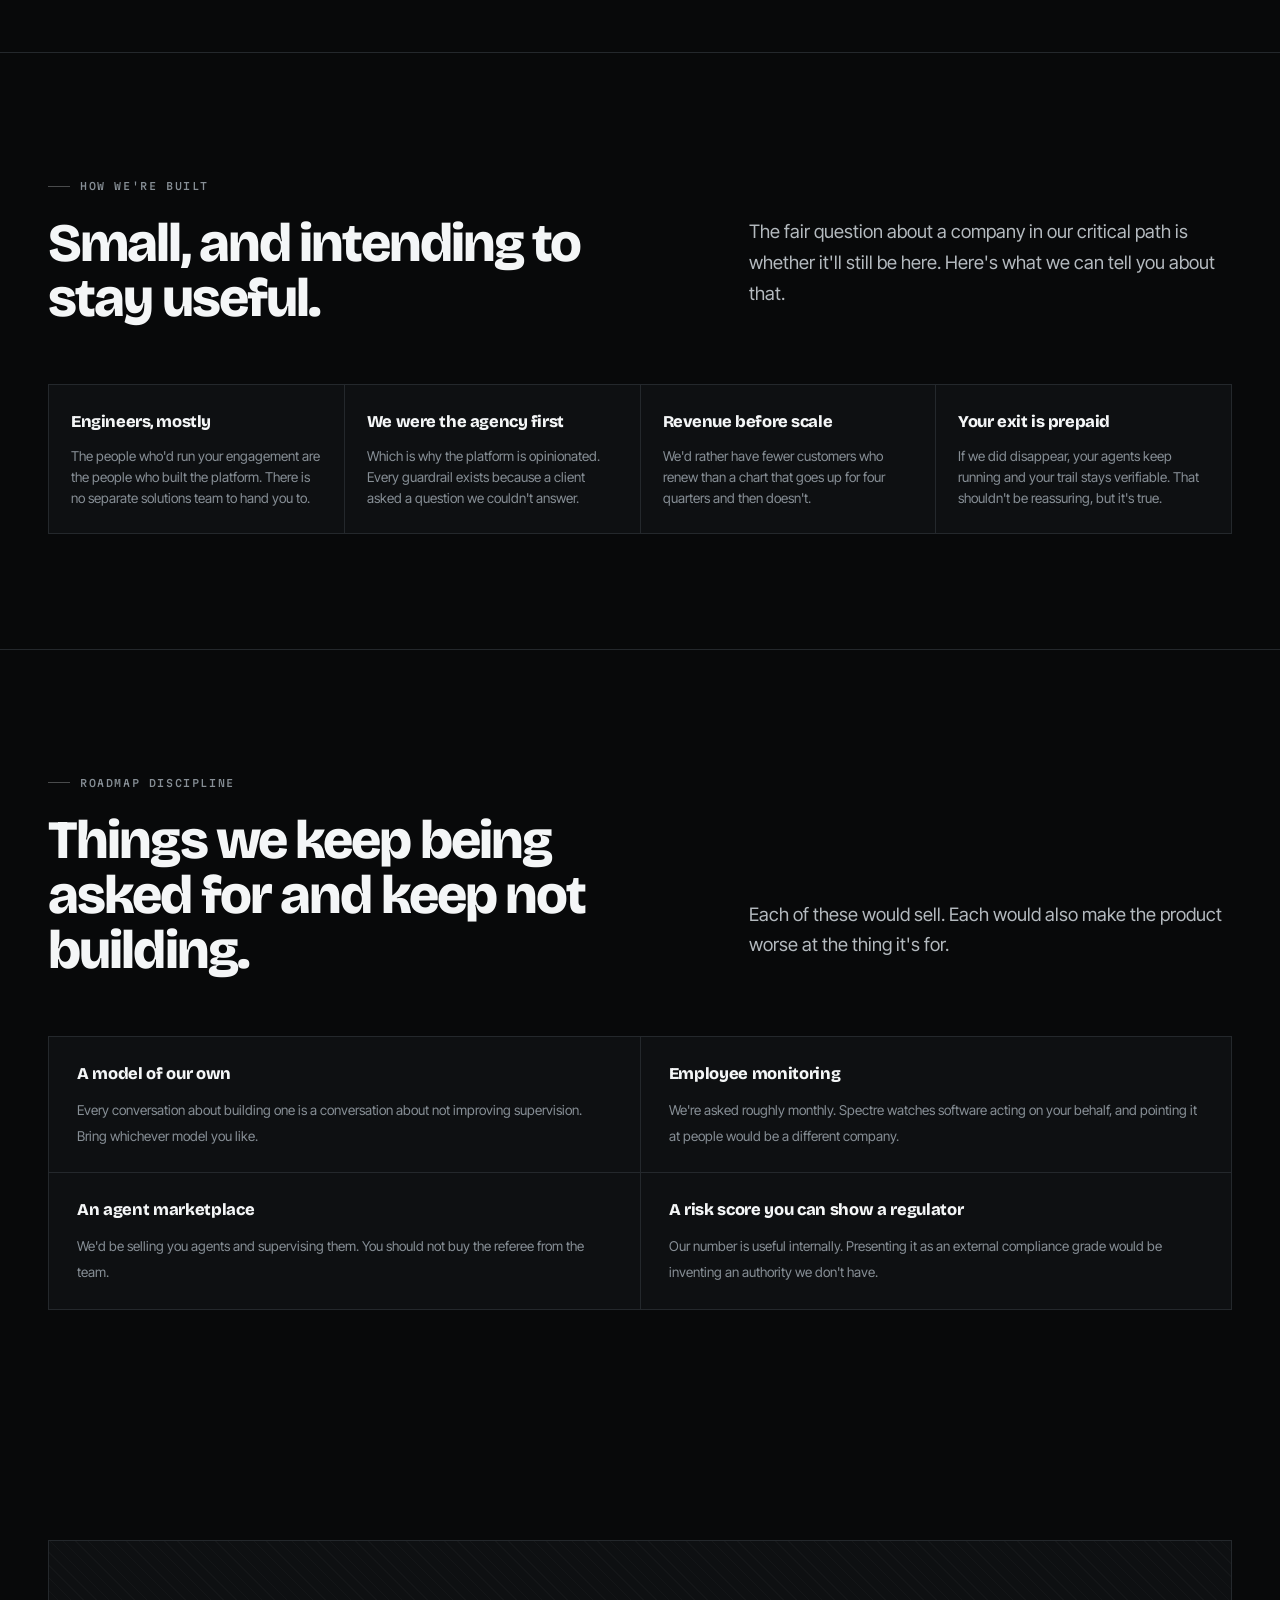
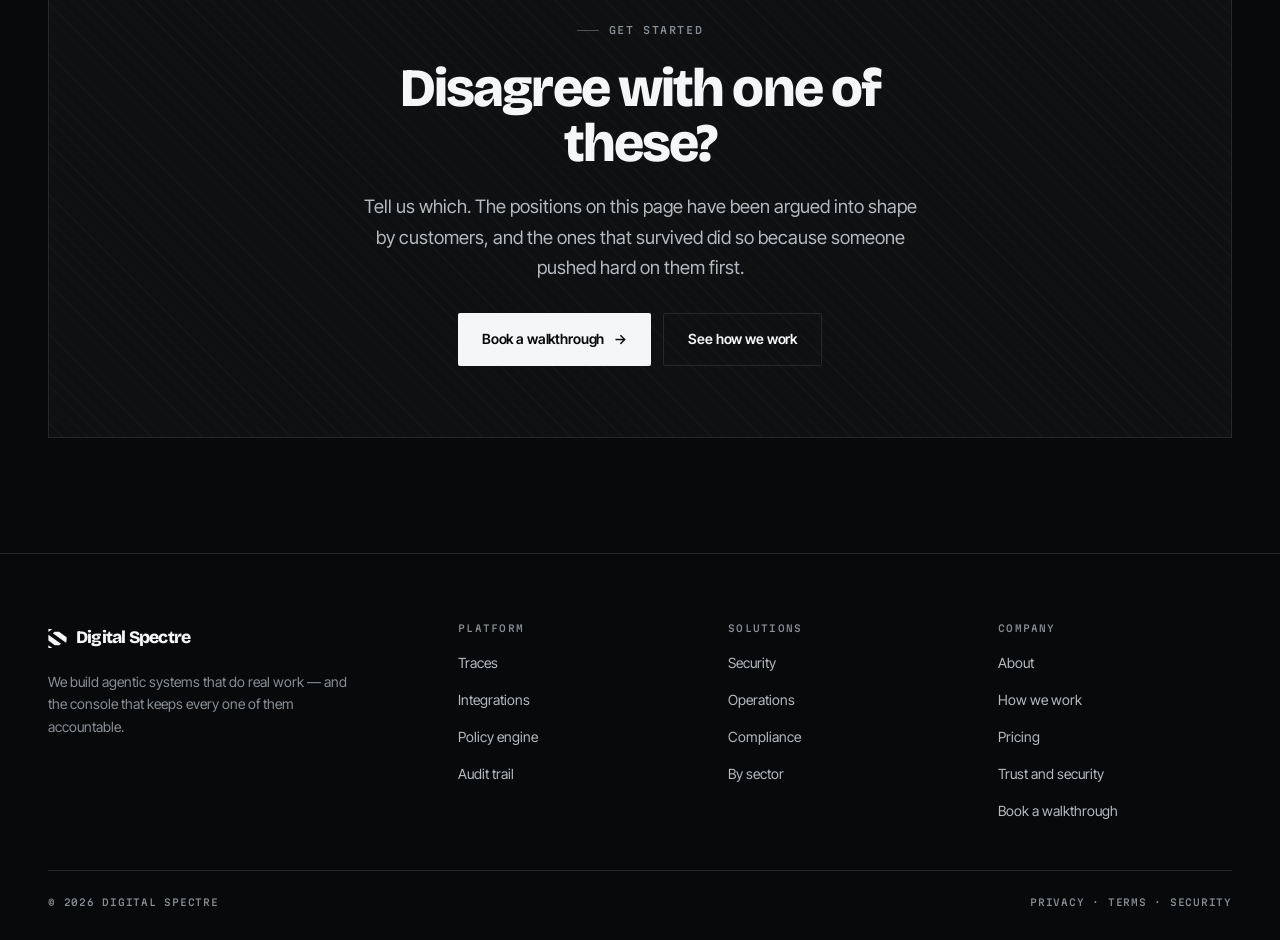
<file: docs/about.html>
<!DOCTYPE html>
<html lang="en">
<head>
<meta charset="utf-8">
<meta http-equiv="Content-Security-Policy" content="default-src 'self'; base-uri 'none'; object-src 'none'; script-src 'self' 'sha256-jk9klwkgA/+69vtf7FefoTY+FB/IHK/DvoZublVQqeQ='; style-src 'self' 'unsafe-inline'; font-src 'self'; img-src 'self' data:; connect-src 'self'; form-action 'none'; upgrade-insecure-requests">
<meta name="referrer" content="strict-origin-when-cross-origin">
<meta name="viewport" content="width=device-width, initial-scale=1">
<meta name="theme-color" content="#08090A">
  <link rel="icon" href="favicon.svg" type="image/svg+xml">
  <link rel="alternate icon" href="icon-192.png" type="image/png" sizes="192x192">
  <link rel="apple-touch-icon" href="apple-touch-icon.png">
  <link rel="manifest" href="site.webmanifest">
<title>About — Digital Spectre</title>
  <link rel="canonical" href="https://www.digitalspectre.com/about.html">
  <meta property="og:type" content="website">
  <meta property="og:site_name" content="Digital Spectre">
  <meta property="og:title" content="About — Digital Spectre">
  <meta property="og:description" content="Why Digital Spectre exists, the positions we hold, and what each one costs us to keep holding.">
  <meta property="og:url" content="https://www.digitalspectre.com/about.html">
  <meta property="og:image" content="https://www.digitalspectre.com/og-image.png">
  <meta property="og:image:width" content="1200">
  <meta property="og:image:height" content="630">
  <meta name="twitter:card" content="summary_large_image">
  <meta name="twitter:title" content="About — Digital Spectre">
  <meta name="twitter:description" content="Why Digital Spectre exists, the positions we hold, and what each one costs us to keep holding.">
  <meta name="twitter:image" content="https://www.digitalspectre.com/og-image.png">
<meta name="description" content="Why Digital Spectre exists, the positions we hold, and what each one costs us to keep holding.">
<link rel="preload" href="fonts/bricolage-grotesque.woff2" as="font" type="font/woff2" crossorigin>
<link rel="preload" href="fonts/inter-tight.woff2" as="font" type="font/woff2" crossorigin>
<link rel="stylesheet" href="site.css">
<style>

.phead h1{font-size:clamp(36px,6.2vw,70px);max-width:15ch;margin:0 0 24px}

@keyframes grain{0%{transform:translate(0,0)}17%{transform:translate(-3%,-2%)}
  34%{transform:translate(2%,-4%)}51%{transform:translate(-2%,3%)}
  68%{transform:translate(3%,1%)}85%{transform:translate(-1%,-3%)}100%{transform:translate(0,0)}}
.nav-links a:hover::after{width:100%}
@media(min-width:900px){.head{grid-template-columns:1.15fr .85fr;align-items:end;gap:48px}}
.origin{display:grid;gap:clamp(28px,3.4vw,48px)}
@media(min-width:900px){.origin{grid-template-columns:1fr 1fr;gap:56px}}
.origin p{font-size:15.5px;max-width:52ch}
.origin p:last-child{margin:0}
.pull{border-left:1px solid var(--phosphor);padding:4px 0 4px 24px;margin:0}
.pull p{font-family:var(--font-display);font-weight:600;font-size:clamp(18px,2.3vw,26px);
  line-height:1.28;letter-spacing:-.025em;color:var(--phosphor);margin:0}
.pos{display:grid;gap:1px;background:var(--ash);margin-left:calc(-1 * var(--rowpad));
  margin-right:calc(-1 * var(--rowpad));border-top:1px solid var(--ash);border-bottom:1px solid var(--ash)}
.p-hd{background:var(--slate);display:grid;padding:11px var(--rowpad);
  font-family:var(--font-mono);font-size:8.5px;letter-spacing:.12em;text-transform:uppercase;color:var(--smoke)}
@media(min-width:900px){.p-hd{grid-template-columns:44px 1.15fr .85fr;gap:32px}}
.p-hd span:first-child{display:none}
@media(min-width:900px){.p-hd span:first-child{display:block}}
.p-row{background:var(--void);display:grid;gap:16px;padding:clamp(24px,2.9vw,38px) var(--rowpad);
  transition:background .4s}
@media(min-width:900px){.p-row{grid-template-columns:44px 1.15fr .85fr;gap:32px;align-items:start}}
.p-row:hover{background:var(--carbon)}
.p-row .px{font-family:var(--font-mono);font-size:10px;letter-spacing:.1em;color:var(--smoke);padding-top:5px}
.p-row h3{margin-bottom:10px;max-width:20ch}
.p-row .what{font-size:14.5px;color:var(--vapor);margin:0;max-width:46ch}
.cost{border-left:1px solid var(--w28);padding:2px 0 2px 18px}
.cost .cl{font-family:var(--font-mono);font-size:8.5px;letter-spacing:.12em;text-transform:uppercase;
  color:var(--smoke);display:block;margin-bottom:8px}
.cost p{font-size:13.5px;color:var(--smoke);margin:0;line-height:1.6}
.cost p b{color:var(--vapor);font-weight:500}
.built{display:grid;gap:1px;background:var(--ash);border:1px solid var(--ash)}
@media(min-width:640px){.built{grid-template-columns:1fr 1fr}}
@media(min-width:1000px){.built{grid-template-columns:repeat(4,1fr)}}
.bt{background:var(--carbon);padding:24px 22px}
.bt b{font-family:var(--font-display);font-weight:800;font-size:16.5px;letter-spacing:-.025em;
  color:var(--phosphor);display:block;margin-bottom:10px}
.bt span{font-size:13.5px;color:var(--smoke);line-height:1.55;display:block}
.nots{display:grid;gap:1px;background:var(--ash);border:1px solid var(--ash)}
@media(min-width:760px){.nots{grid-template-columns:1fr 1fr}}
.not{background:var(--carbon);padding:24px clamp(20px,2.6vw,28px)}
.not b{font-family:var(--font-display);font-weight:800;font-size:16.5px;letter-spacing:-.02em;
  color:var(--phosphor);display:block;margin-bottom:9px}
.not span{font-size:13.5px;color:var(--smoke);line-height:1.55}
.cta>*{position:relative}
@media(min-width:820px){.foot-grid{grid-template-columns:1.6fr 1fr 1fr 1fr}}
@media(max-width:960px){ .nav-links{display:none} .burger{display:flex} }
@media(max-width:560px){ .nav-cta .btn{padding:9px 14px;font-size:12.5px} }
@media(prefers-reduced-motion:reduce){
  *,*::before,*::after{animation-duration:.001ms!important;animation-iteration-count:1!important;
    transition-duration:.001ms!important;scroll-behavior:auto!important}
  .rv{opacity:1;transform:none}
  .field::after{display:none}
}
</style>
</head>
<body>
<div class="field" aria-hidden="true"></div>

<header class="nav" id="nav">
  <div class="wrap nav-in">
    <a href="index.html" class="brand"><svg class="brand-mark" viewBox="0 0 96 100" fill="currentColor" aria-hidden="true" focusable="false"><polygon points="0,0 20,0 0,16"/><path d="M32.76,15L56,15L96,43.57L96,55.4C96,61 94.6,68 92.74,72.1L23.34,22.53Z"/><polygon points="0,30 66.5,77.5 57.12,85 33.7,85 0,60.93"/><polygon points="0,85 21,100 0,100"/></svg>Digital Spectre</a>
    <nav class="nav-links">
      <a href="platform.html">Platform</a>
      <a href="solutions.html">Solutions</a>
      <a href="pricing.html">Pricing</a>
      <a href="how-we-work.html">How we work</a>
      <a href="trust.html">Trust</a>
    </nav>
    <div class="nav-cta">
      <a href="contact.html" class="btn btn--solid">Book a walkthrough <span class="arw">→</span></a>
      <button class="burger" aria-label="Open menu"><span></span></button>
    </div>
  </div>
</header>

<main>

<section class="phead">
  <div class="wrap">
    <span class="crumb"><a href="index.html">Home</a> / About</span>
    <h1>No mission statement. Just positions.</h1>
    <p class="lede">You're considering software that will sit in the path of every action your agents take. That's a reasonable moment to want to know what we think and where we won't bend — so this page is a list of positions, each one shown beside what it costs us to keep holding it.</p>
  </div>
</section>

<section class="sec">
  <div class="wrap">
    <div class="head rv">
      <div>
        <span class="eyebrow">Where this came from</span>
        <h2>We built the agents first.</h2>
      </div>
      <div><p class="lede">Which is how we found the gap. You don't notice it from the outside.</p></div>
    </div>

    <div class="origin rv">
      <div>
        <p>Digital Spectre started as a team shipping agentic systems for other people's businesses. Workflow automation, retrieval, orchestration, integration — the work went well and the agents did what they were built to do.</p>
        <p>The uncomfortable part came later, in the handover conversations. Clients would ask a version of the same question — <em>so how do we know what it's doing now?</em> — and the honest answer was that they'd see the output and very little else.</p>
      </div>
      <div>
        <div class="pull"><p>We were handing over software with standing production access and no supervision, and calling it delivery.</p></div>
        <p style="margin-top:26px">Nothing on the market treated an agent the way an organisation treats a person with the same access: baselined, scored, held when something looked wrong, and on the record afterwards. So we built that, and it turned out to be the more important half of the work.</p>
        <p>We still build agents. We just no longer ship one that nobody can watch.</p>
      </div>
    </div>
  </div>
</section>

<hr class="rule">

<section class="sec" id="positions">
  <div class="wrap">
    <div class="head rv">
      <div>
        <span class="eyebrow">What we hold</span>
        <h2>Seven positions, and their price.</h2>
      </div>
      <div>
        <p class="lede">A belief with nothing attached to it is marketing. Each of these costs us something real — revenue, speed, or an easier product to build.</p>
        <p class="lede dim">If we ever quietly drop one, this page is where you'll be able to tell.</p>
      </div>
    </div>

    <div class="pos rv">
      <div class="p-hd"><span></span><span>The position</span><span>What it costs us</span></div>

      <article class="p-row">
        <span class="px">01</span>
        <div>
          <h3>Observe before you enforce</h3>
          <p class="what">Nothing blocks on day one. An agent runs traced and unrestricted until you've seen enough of its behaviour to write rules that reflect it.</p>
        </div>
        <div class="cost">
          <span class="cl">The price</span>
          <p>A slower path to the paid tier. We're deliberately telling people to spend a quarter <b>not paying us</b>, and some of them never move past it.</p>
        </div>
      </article>

      <article class="p-row">
        <span class="px">02</span>
        <div>
          <h3>It runs in your cloud, not ours</h3>
          <p class="what">The enforcement layer deploys into your own account. Your traces stream to your own bucket. We hold no production credentials at any point.</p>
        </div>
        <div class="cost">
          <span class="cl">The price</span>
          <p>Harder operations, slower debugging, and <b>no data moat</b>. The usual argument for a single-tenant SaaS is that it's easier for the vendor. It is.</p>
        </div>
      </article>

      <article class="p-row">
        <span class="px">03</span>
        <div>
          <h3>Your data trains nothing</h3>
          <p class="what">Not our models, not a third party's, not aggregated, not anonymised. It isn't a setting and it isn't negotiable at any price.</p>
        </div>
        <div class="cost">
          <span class="cl">The price</span>
          <p>We give up the <b>flywheel</b> every AI company is told it needs. Our product improves because we build it, not because you use it.</p>
        </div>
      </article>

      <article class="p-row">
        <span class="px">04</span>
        <div>
          <h3>Console seats are unlimited</h3>
          <p class="what">On every tier, including free. Security, operations and compliance reading one record is the entire argument — charging per reader would contradict it.</p>
        </div>
        <div class="cost">
          <span class="cl">The price</span>
          <p>We hand back the <b>easiest pricing lever in software</b>. Per-seat expansion is how most platforms grow revenue without shipping anything.</p>
        </div>
      </article>

      <article class="p-row">
        <span class="px">05</span>
        <div>
          <h3>Leaving should be a decision, not a project</h3>
          <p class="what">Ninety days of access after termination, a full export, and a hash chain anyone can verify without us. Agents keep running even when enforcement stops.</p>
        </div>
        <div class="cost">
          <span class="cl">The price</span>
          <p>We remove our own <b>switching costs</b>. Every renewal has to be won on whether the product is still worth it.</p>
        </div>
      </article>

      <article class="p-row">
        <span class="px">06</span>
        <div>
          <h3>We turn down work that doesn't fit</h3>
          <p class="what">Low volume with catastrophic failure, outcomes nobody can define, teams who haven't been told. We say so in the first fortnight rather than the fourth month.</p>
        </div>
        <div class="cost">
          <span class="cl">The price</span>
          <p><b>Signed deals we don't take.</b> It's the most expensive position here and the one we're most often asked to bend.</p>
        </div>
      </article>

      <article class="p-row">
        <span class="px">07</span>
        <div>
          <h3>It's a control, not a guarantee</h3>
          <p class="what">Spectre reduces the chance of a bad agent action landing. It does not promise to catch every one, and we won't let a sales conversation imply otherwise.</p>
        </div>
        <div class="cost">
          <span class="cl">The price</span>
          <p>A weaker pitch than competitors willing to say <b>"never"</b>. We'd rather lose that deal than be quoted back this sentence after an incident.</p>
        </div>
      </article>

    </div>
  </div>
</section>

<hr class="rule">

<section class="sec">
  <div class="wrap">
    <div class="head rv">
      <div>
        <span class="eyebrow">How we're built</span>
        <h2>Small, and intending to stay useful.</h2>
      </div>
      <div><p class="lede">The fair question about a company in our critical path is whether it'll still be here. Here's what we can tell you about that.</p></div>
    </div>

    <div class="built rv">
      <div class="bt"><b>Engineers, mostly</b><span>The people who'd run your engagement are the people who built the platform. There is no separate solutions team to hand you to.</span></div>
      <div class="bt"><b>We were the agency first</b><span>Which is why the platform is opinionated. Every guardrail exists because a client asked a question we couldn't answer.</span></div>
      <div class="bt"><b>Revenue before scale</b><span>We'd rather have fewer customers who renew than a chart that goes up for four quarters and then doesn't.</span></div>
      <div class="bt"><b>Your exit is prepaid</b><span>If we did disappear, your agents keep running and your trail stays verifiable. That shouldn't be reassuring, but it's true.</span></div>
    </div>
  </div>
</section>

<hr class="rule">

<section class="sec">
  <div class="wrap">
    <div class="head rv">
      <div>
        <span class="eyebrow">Roadmap discipline</span>
        <h2>Things we keep being asked for and keep not building.</h2>
      </div>
      <div><p class="lede">Each of these would sell. Each would also make the product worse at the thing it's for.</p></div>
    </div>

    <div class="nots rv">
      <div class="not"><b>A model of our own</b><span>Every conversation about building one is a conversation about not improving supervision. Bring whichever model you like.</span></div>
      <div class="not"><b>Employee monitoring</b><span>We're asked roughly monthly. Spectre watches software acting on your behalf, and pointing it at people would be a different company.</span></div>
      <div class="not"><b>An agent marketplace</b><span>We'd be selling you agents and supervising them. You should not buy the referee from the team.</span></div>
      <div class="not"><b>A risk score you can show a regulator</b><span>Our number is useful internally. Presenting it as an external compliance grade would be inventing an authority we don't have.</span></div>
    </div>
  </div>
</section>

<section class="sec">
  <div class="wrap">
    <div class="cta rv" id="cta">
      <span class="eyebrow" style="justify-content:center">Get started</span>
      <h2>Disagree with one of these?</h2>
      <p class="lede">Tell us which. The positions on this page have been argued into shape by customers, and the ones that survived did so because someone pushed hard on them first.</p>
      <div class="cta-btns">
        <a href="contact.html" class="btn btn--solid">Book a walkthrough <span class="arw">→</span></a>
        <a href="how-we-work.html" class="btn btn--ghost">See how we work</a>
      </div>
    </div>
  </div>
</section>

</main>

<footer class="foot">
  <div class="wrap">
    <div class="foot-grid">
      <div>
        <a href="index.html" class="brand"><svg class="brand-mark" viewBox="0 0 96 100" fill="currentColor" aria-hidden="true" focusable="false"><polygon points="0,0 20,0 0,16"/><path d="M32.76,15L56,15L96,43.57L96,55.4C96,61 94.6,68 92.74,72.1L23.34,22.53Z"/><polygon points="0,30 66.5,77.5 57.12,85 33.7,85 0,60.93"/><polygon points="0,85 21,100 0,100"/></svg>Digital Spectre</a>
        <p>We build agentic systems that do real work — and the console that keeps every one of them accountable.</p>
      </div>
      <div>
        <h3 class="hlab">Platform</h3>
        <ul>
          <li><a href="platform.html#surfaces">Traces</a></li>
          <li><a href="integrations.html">Integrations</a></li>
          <li><a href="platform.html#surfaces">Policy engine</a></li>
          <li><a href="platform.html#surfaces">Audit trail</a></li>
        </ul>
      </div>
      <div>
        <h3 class="hlab">Solutions</h3>
        <ul>
          <li><a href="solutions.html#roles">Security</a></li>
          <li><a href="solutions.html#roles">Operations</a></li>
          <li><a href="solutions.html#roles">Compliance</a></li>
          <li><a href="sectors.html">By sector</a></li>
        </ul>
      </div>
      <div>
        <h3 class="hlab">Company</h3>
        <ul>
          <li><a href="about.html">About</a></li>
          <li><a href="how-we-work.html">How we work</a></li>
          <li><a href="pricing.html">Pricing</a></li>
          <li><a href="trust.html">Trust and security</a></li>
          <li><a href="contact.html">Book a walkthrough</a></li>
        </ul>
      </div>
    </div>
    <div class="foot-base">
      <span>© 2026 Digital Spectre</span>
      <span><a href="privacy.html">Privacy</a> · <a href="terms.html">Terms</a> · <a href="trust.html">Security</a></span>
    </div>
  </div>
</footer>

<script src="site.js"></script>
<script>
(function(){
"use strict";
var reduce = window.matchMedia('(prefers-reduced-motion: reduce)').matches;
})();
</script>
</body>
</html>
</file>
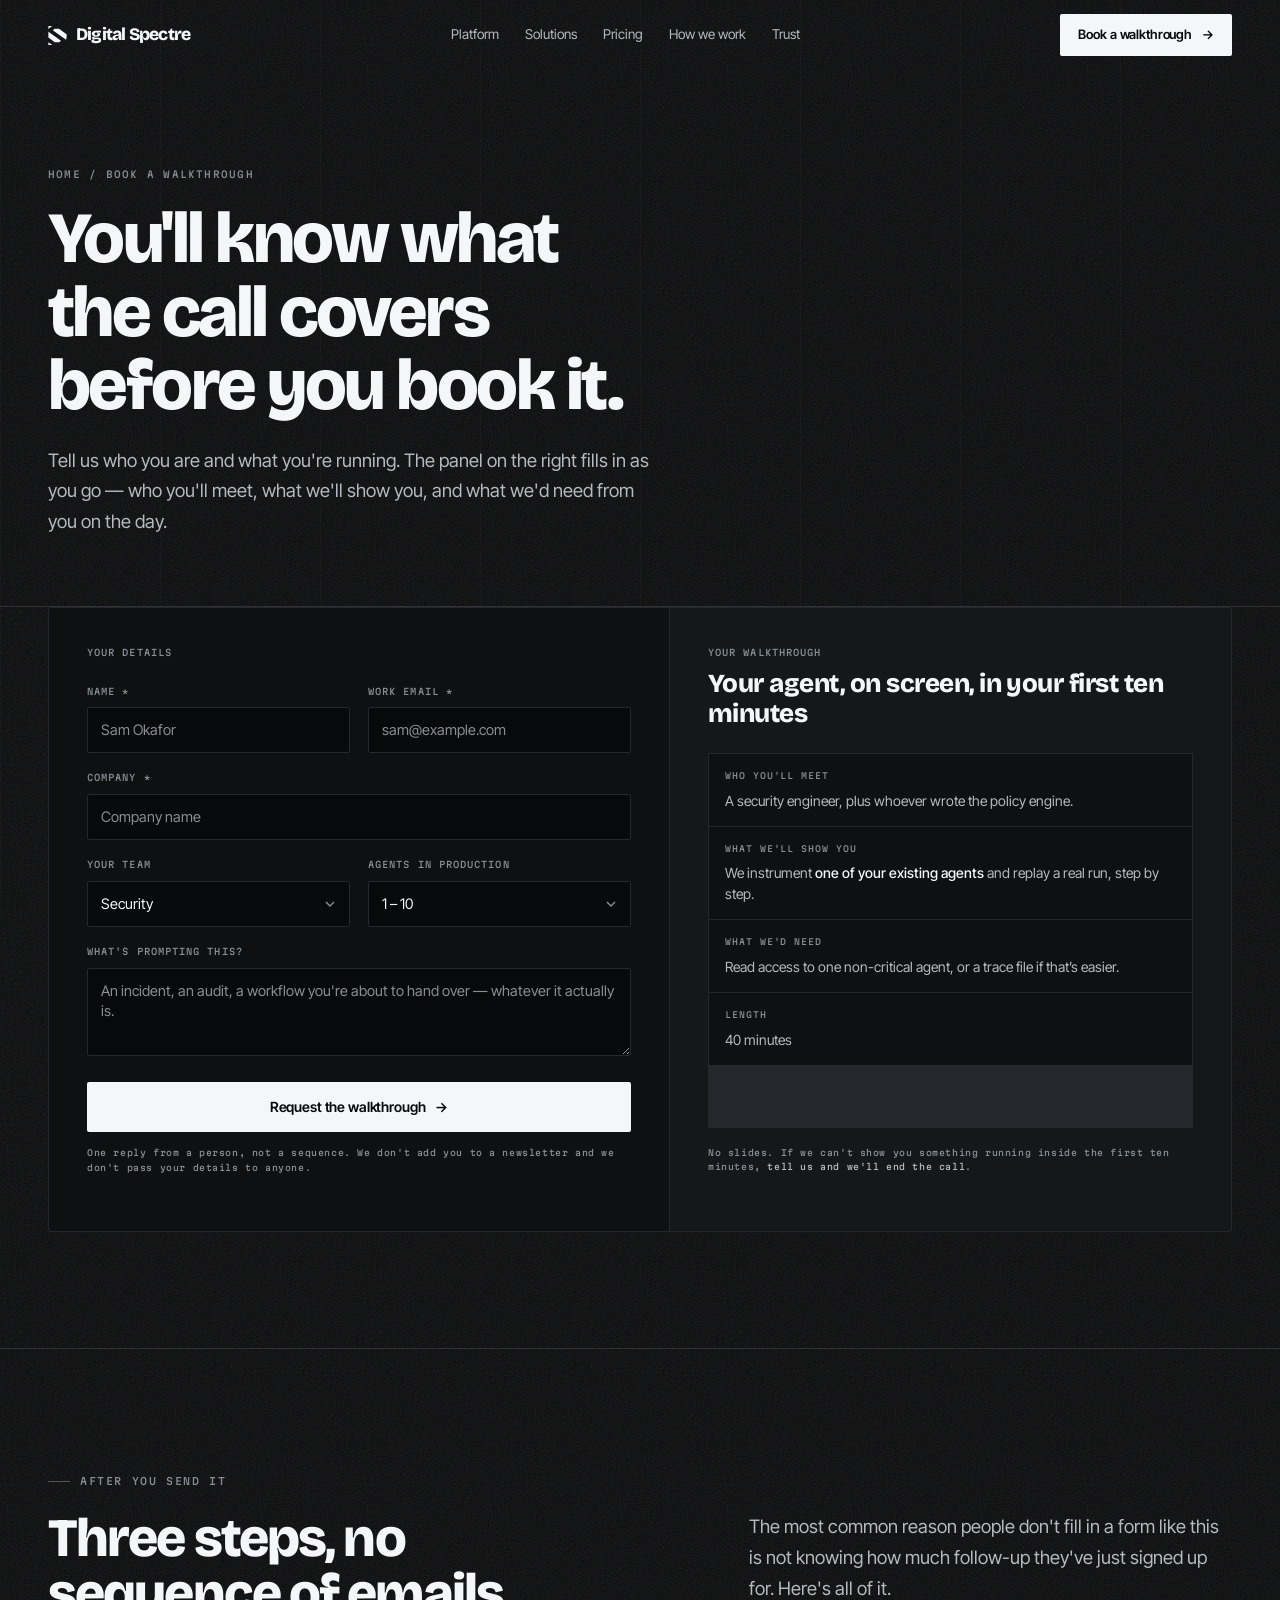
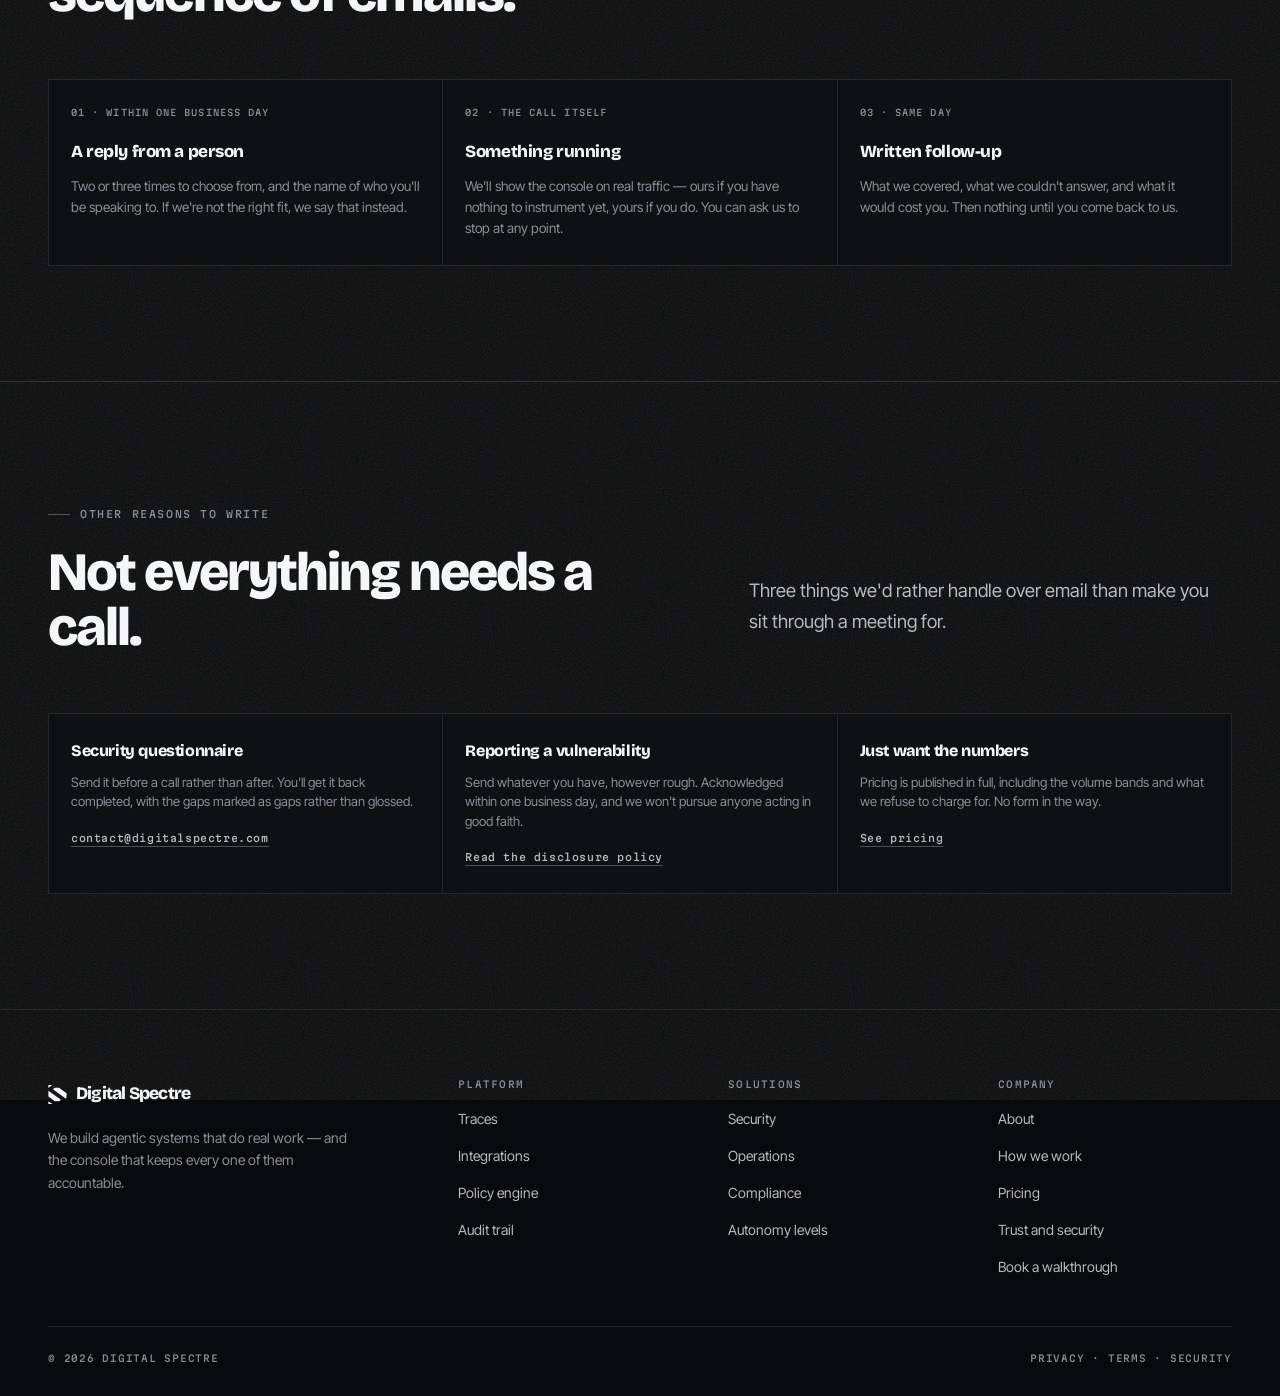
<file: docs/contact.html>
<!DOCTYPE html>
<html lang="en">
<head>
<meta charset="utf-8">
<meta http-equiv="Content-Security-Policy" content="default-src 'self'; base-uri 'none'; object-src 'none'; script-src 'self' 'sha256-zZWTbwgIbDy38sz7KNgksJtKnz4707eqTc8PfraURCI='; style-src 'self' 'unsafe-inline'; font-src 'self'; img-src 'self' data:; connect-src 'self'; form-action 'none'; upgrade-insecure-requests">
<meta name="referrer" content="strict-origin-when-cross-origin">
<meta name="viewport" content="width=device-width, initial-scale=1">
<meta name="theme-color" content="#08090A">
  <link rel="icon" href="favicon.svg" type="image/svg+xml">
  <link rel="alternate icon" href="icon-192.png" type="image/png" sizes="192x192">
  <link rel="apple-touch-icon" href="apple-touch-icon.png">
  <link rel="manifest" href="site.webmanifest">
<title>Book a walkthrough — Digital Spectre</title>
  <link rel="canonical" href="https://www.digitalspectre.com/contact.html">
  <meta property="og:type" content="website">
  <meta property="og:site_name" content="Digital Spectre">
  <meta property="og:title" content="Book a walkthrough — Digital Spectre">
  <meta property="og:description" content="Tell us who you are and what you run, and the page will tell you exactly what the call covers and who you'll meet — before you book it.">
  <meta property="og:url" content="https://www.digitalspectre.com/contact.html">
  <meta property="og:image" content="https://www.digitalspectre.com/og-image.png">
  <meta property="og:image:width" content="1200">
  <meta property="og:image:height" content="630">
  <meta name="twitter:card" content="summary_large_image">
  <meta name="twitter:title" content="Book a walkthrough — Digital Spectre">
  <meta name="twitter:description" content="Tell us who you are and what you run, and the page will tell you exactly what the call covers and who you'll meet — before you book it.">
  <meta name="twitter:image" content="https://www.digitalspectre.com/og-image.png">
<meta name="description" content="Tell us who you are and what you run, and the page will tell you exactly what the call covers and who you'll meet — before you book it.">
<link rel="preload" href="fonts/bricolage-grotesque.woff2" as="font" type="font/woff2" crossorigin>
<link rel="preload" href="fonts/inter-tight.woff2" as="font" type="font/woff2" crossorigin>
<link rel="stylesheet" href="site.css">
<style>

.btn{display:inline-flex;align-items:center;gap:10px;padding:14px 24px;border-radius:2px; font-size:14px;font-weight:600;letter-spacing:-.01em; transition:transform .35s var(--ease),background .3s,border-color .3s,opacity .3s}
.phead{padding:clamp(56px,8vw,96px) 0 clamp(34px,4vw,52px)}
.phead .lede{max-width:56ch}
.phead h1{font-size:clamp(38px,6.6vw,72px);max-width:14ch;margin:0 0 22px}

@keyframes grain{0%{transform:translate(0,0)}17%{transform:translate(-3%,-2%)}
  34%{transform:translate(2%,-4%)}51%{transform:translate(-2%,3%)}
  68%{transform:translate(3%,1%)}85%{transform:translate(-1%,-3%)}100%{transform:translate(0,0)}}
.nav-links a:hover::after,.nav-links a.here::after{width:100%}
.nav-links a.here{color:var(--phosphor)}
@media(min-width:900px){.head{grid-template-columns:1.15fr .85fr;align-items:end;gap:48px}}
.book{display:grid;gap:1px;background:var(--ash);border:1px solid var(--ash);border-radius:3px;overflow:hidden}
@media(min-width:940px){.book{grid-template-columns:1.05fr .95fr}}
.form{background:var(--carbon);padding:clamp(24px,3vw,38px)}
.form-h{font-family:var(--font-mono);font-size:9px;letter-spacing:.12em;text-transform:uppercase;
  color:var(--smoke);display:block;margin-bottom:24px}
.fields{display:grid;gap:18px}
@media(min-width:600px){.pair{display:grid;grid-template-columns:1fr 1fr;gap:18px}}
.f{display:grid;gap:8px}
.f label{font-family:var(--font-mono);font-size:9px;letter-spacing:.12em;text-transform:uppercase;color:var(--smoke)}
.f label .req{color:var(--w55)}
.f input,.f select,.f textarea{
  background:var(--void);border:1px solid var(--ash);color:var(--phosphor);
  font-family:var(--font-body);font-size:14.5px;line-height:1.4;padding:12px 13px;
  border-radius:2px;width:100%;transition:border-color .3s,background .3s;appearance:none}
.f textarea{resize:vertical;min-height:88px;font-family:var(--font-body)}
.f input:focus,.f select:focus,.f textarea:focus{border-color:var(--w55);background:var(--slate);outline:none}
.f input::placeholder,.f textarea::placeholder{color:var(--smoke)}
.f select{
  background-image:url("data:image/svg+xml,%3Csvg xmlns='http://www.w3.org/2000/svg' width='10' height='7'%3E%3Cpath d='M1 1l4 4 4-4' fill='none' stroke='%23878F96' stroke-width='1.4'/%3E%3C/svg%3E");
  background-repeat:no-repeat;background-position:right 14px center;padding-right:36px;cursor:pointer}
.f select option{background:var(--carbon);color:var(--phosphor)}
.f.bad input,.f.bad select{border-color:var(--phosphor)}
.f .err{font-family:var(--font-mono);font-size:8.5px;letter-spacing:.1em;text-transform:uppercase;
  color:var(--phosphor);display:none}
.f.bad .err{display:block}
.form-foot{margin-top:26px;display:grid;gap:14px}
.form-foot .btn{width:100%;justify-content:center}
.form-note{font-family:var(--font-mono);font-size:8.5px;letter-spacing:.07em;color:var(--smoke);line-height:1.7}
.brief{background:var(--slate);padding:clamp(24px,3vw,38px);display:flex;flex-direction:column}
.brief-h{font-family:var(--font-mono);font-size:9px;letter-spacing:.12em;text-transform:uppercase;
  color:var(--smoke);display:block;margin-bottom:8px}
.brief .brief-t{letter-spacing:-.02em;line-height:1.16;margin-bottom:24px;font-size:clamp(19px,2.3vw,26px)}
.brief-rows{display:grid;gap:1px;background:var(--ash);border:1px solid var(--ash);flex:1;align-content:start}
.brow{background:var(--carbon);padding:15px 16px}
.brow .bk{font-family:var(--font-mono);font-size:8.5px;letter-spacing:.11em;text-transform:uppercase;
  color:var(--smoke);display:block;margin-bottom:7px}
.brow .bv{font-size:14px;color:var(--vapor);line-height:1.5;display:block}
.brow .bv b{color:var(--phosphor);font-weight:500}
.brow.upd{animation:pulse .5s var(--ease)}
@keyframes pulse{0%{background:var(--slate)}100%{background:var(--carbon)}}
.brief-foot{margin-top:18px;font-family:var(--font-mono);font-size:8.5px;letter-spacing:.07em;
  color:var(--smoke);line-height:1.75}
.brief-foot b{color:var(--vapor);font-weight:500}
.sent{background:var(--carbon);padding:clamp(28px,4vw,52px);display:none;
  grid-column:1/-1;text-align:center}
.sent.on{display:block;animation:fadein .5s var(--ease) both}
@keyframes fadein{from{opacity:0;transform:translateY(10px)}to{opacity:1;transform:none}}
.sent .mark{width:34px;height:34px;margin:0 auto 20px;position:relative}
.sent .mark i{position:absolute;background:var(--phosphor);display:block}
.sent .mark i:first-child{width:18px;height:18px;right:0;top:0;opacity:.32}
.sent .mark i:last-child{width:18px;height:18px;left:0;bottom:0}
.sent .sent-t{letter-spacing:-.02em;line-height:1.16;margin-bottom:14px;font-size:clamp(21px,2.6vw,29px)}
.sent p{font-size:14.5px;max-width:46ch;margin:0 auto 8px;color:var(--vapor)}
.sent .ref{font-family:var(--font-mono);font-size:9px;letter-spacing:.1em;color:var(--smoke);
  margin-top:22px;display:block}
.next{display:grid;gap:1px;background:var(--ash);border:1px solid var(--ash)}
@media(min-width:820px){.next{grid-template-columns:repeat(3,1fr)}}
.nx{background:var(--carbon);padding:26px 22px;position:relative;overflow:hidden}
.nx::after{content:"";position:absolute;top:0;left:-100%;width:100%;height:1px;
  background:linear-gradient(90deg,transparent,var(--phosphor),transparent);transition:left .8s var(--ease)}
.nx:hover::after{left:100%}
.nx .nn{font-family:var(--font-mono);font-size:9px;letter-spacing:.12em;text-transform:uppercase;
  color:var(--smoke);display:block;margin-bottom:18px}
.nx b{font-family:var(--font-display);font-weight:800;font-size:17px;letter-spacing:-.025em;
  color:var(--phosphor);display:block;margin-bottom:10px}
.nx span{font-size:13.5px;color:var(--smoke);line-height:1.55;display:block}
.other{display:grid;gap:1px;background:var(--ash);border:1px solid var(--ash)}
@media(min-width:760px){.other{grid-template-columns:repeat(3,1fr)}}
.ot{background:var(--carbon);padding:24px 22px}
.ot b{font-family:var(--font-display);font-weight:800;font-size:16px;letter-spacing:-.025em;
  color:var(--phosphor);display:block;margin-bottom:9px}
.ot span{font-size:13px;color:var(--smoke);line-height:1.5;display:block;margin-bottom:12px}
.ot a{font-family:var(--font-mono);font-size:10px;letter-spacing:.06em;color:var(--vapor);
  border-bottom:1px solid var(--w28);padding-bottom:2px;transition:color .3s,border-color .3s}
.ot a:hover{color:var(--phosphor);border-color:var(--phosphor)}
@media(min-width:820px){.foot-grid{grid-template-columns:1.6fr 1fr 1fr 1fr}}
@media(max-width:960px){
  .nav-links{display:none}
  .burger{display:flex}
}
@media(max-width:560px){
  .nav-cta .btn{padding:9px 14px;font-size:12.5px}
}
@media(prefers-reduced-motion:reduce){
  *,*::before,*::after{animation-duration:.001ms!important;animation-iteration-count:1!important;
    transition-duration:.001ms!important;scroll-behavior:auto!important}
  .rv{opacity:1;transform:none}
  .field::after{display:none}
}
</style>
</head>
<body>
<div class="field" aria-hidden="true"></div>

<header class="nav" id="nav">
  <div class="wrap nav-in">
    <a href="index.html" class="brand"><svg class="brand-mark" viewBox="0 0 96 100" fill="currentColor" aria-hidden="true" focusable="false"><polygon points="0,0 20,0 0,16"/><path d="M32.76,15L56,15L96,43.57L96,55.4C96,61 94.6,68 92.74,72.1L23.34,22.53Z"/><polygon points="0,30 66.5,77.5 57.12,85 33.7,85 0,60.93"/><polygon points="0,85 21,100 0,100"/></svg>Digital Spectre</a>
    <nav class="nav-links">
      <a href="platform.html">Platform</a>
      <a href="solutions.html">Solutions</a>
      <a href="pricing.html">Pricing</a>
      <a href="how-we-work.html">How we work</a>
      <a href="trust.html">Trust</a>
    </nav>
    <div class="nav-cta">
      <a href="#book" class="btn btn--solid">Book a walkthrough <span class="arw">→</span></a>
      <button class="burger" aria-label="Open menu"><span></span></button>
    </div>
  </div>
</header>

<main>

<section class="phead">
  <div class="wrap">
    <span class="crumb"><a href="index.html">Home</a> / Book a walkthrough</span>
    <h1>You'll know what the call covers before you book it.</h1>
    <p class="lede">Tell us who you are and what you're running. The panel on the right fills in as you go — who you'll meet, what we'll show you, and what we'd need from you on the day.</p>
  </div>
</section>

<section class="sec" id="book" style="padding-top:0">
  <div class="wrap">
    <div class="book rv" id="bookGrid">

      <div class="form" id="formPane">
        <span class="form-h">Your details</span>

        <div class="fields">
          <div class="pair">
            <div class="f" data-req><label for="fName">Name <span class="req">*</span></label>
              <input id="fName" type="text" autocomplete="name" placeholder="Sam Okafor">
              <span class="err">Required</span></div>
            <div class="f" data-req data-email><label for="fEmail">Work email <span class="req">*</span></label>
              <input id="fEmail" type="email" autocomplete="email" placeholder="sam@example.com">
              <span class="err">Enter a valid work email</span></div>
          </div>

          <div class="f" data-req><label for="fCo">Company <span class="req">*</span></label>
            <input id="fCo" type="text" autocomplete="organization" placeholder="Company name">
            <span class="err">Required</span></div>

          <div class="pair">
            <div class="f"><label for="fRole">Your team</label>
              <select id="fRole">
                <option value="sec">Security</option>
                <option value="eng">Engineering</option>
                <option value="ops">Operations</option>
                <option value="comp">Compliance or legal</option>
                <option value="exec">Exec or other</option>
              </select></div>
            <div class="f"><label for="fScale">Agents in production</label>
              <select id="fScale">
                <option value="none">None yet</option>
                <option value="few" selected>1 – 10</option>
                <option value="mid">11 – 50</option>
                <option value="many">More than 50</option>
              </select></div>
          </div>

          <div class="f"><label for="fCtx">What's prompting this?</label>
            <textarea id="fCtx" placeholder="An incident, an audit, a workflow you're about to hand over — whatever it actually is."></textarea></div>
        </div>

        <div class="form-foot">
          <button class="btn btn--solid" id="submit">Request the walkthrough <span class="arw">→</span></button>
          <p class="form-note">One reply from a person, not a sequence. We don't add you to a newsletter and we don't pass your details to anyone.</p>
        </div>
      </div>

      <aside class="brief" id="briefPane">
        <span class="brief-h">Your walkthrough</span>
        <h2 class="brief-t" id="briefTitle">A working session, not a demo</h2>
        <div class="brief-rows">
          <div class="brow"><span class="bk">Who you'll meet</span><span class="bv" id="bWho"></span></div>
          <div class="brow"><span class="bk">What we'll show you</span><span class="bv" id="bShow"></span></div>
          <div class="brow"><span class="bk">What we'd need</span><span class="bv" id="bNeed"></span></div>
          <div class="brow"><span class="bk">Length</span><span class="bv" id="bLen"></span></div>
        </div>
        <p class="brief-foot">No slides. If we can't show you something running inside the first ten minutes, <b>tell us and we'll end the call</b>.</p>
      </aside>

      <div class="sent" id="sent">
        <div class="mark"><i></i><i></i></div>
        <h2 class="sent-t">We've got it.</h2>
        <p>A person will reply within one business day with two or three times, and the brief you just built attached so nobody has to repeat it.</p>
        <p class="dim">If it's urgent, reply to that email and say so — it moves.</p>
        <span class="ref" id="sentRef"></span>
      </div>

    </div>
  </div>
</section>

<hr class="rule">

<section class="sec">
  <div class="wrap">
    <div class="head rv">
      <div>
        <span class="eyebrow">After you send it</span>
        <h2>Three steps, no sequence of emails.</h2>
      </div>
      <div><p class="lede">The most common reason people don't fill in a form like this is not knowing how much follow-up they've just signed up for. Here's all of it.</p></div>
    </div>

    <div class="next rv">
      <div class="nx"><span class="nn">01 · Within one business day</span><b>A reply from a person</b><span>Two or three times to choose from, and the name of who you'll be speaking to. If we're not the right fit, we say that instead.</span></div>
      <div class="nx"><span class="nn">02 · The call itself</span><b>Something running</b><span>We'll show the console on real traffic — ours if you have nothing to instrument yet, yours if you do. You can ask us to stop at any point.</span></div>
      <div class="nx"><span class="nn">03 · Same day</span><b>Written follow-up</b><span>What we covered, what we couldn't answer, and what it would cost you. Then nothing until you come back to us.</span></div>
    </div>
  </div>
</section>

<hr class="rule">

<section class="sec">
  <div class="wrap">
    <div class="head rv">
      <div>
        <span class="eyebrow">Other reasons to write</span>
        <h2>Not everything needs a call.</h2>
      </div>
      <div><p class="lede">Three things we'd rather handle over email than make you sit through a meeting for.</p></div>
    </div>

    <div class="other rv">
      <div class="ot"><b>Security questionnaire</b><span>Send it before a call rather than after. You'll get it back completed, with the gaps marked as gaps rather than glossed.</span><a href="mailto:contact@digitalspectre.com?subject=Security%20questionnaire">contact@digitalspectre.com</a></div>
      <div class="ot"><b>Reporting a vulnerability</b><span>Send whatever you have, however rough. Acknowledged within one business day, and we won't pursue anyone acting in good faith.</span><a href="trust.html">Read the disclosure policy</a></div>
      <div class="ot"><b>Just want the numbers</b><span>Pricing is published in full, including the volume bands and what we refuse to charge for. No form in the way.</span><a href="pricing.html">See pricing</a></div>
    </div>
  </div>
</section>

</main>

<footer class="foot">
  <div class="wrap">
    <div class="foot-grid">
      <div>
        <a href="index.html" class="brand"><svg class="brand-mark" viewBox="0 0 96 100" fill="currentColor" aria-hidden="true" focusable="false"><polygon points="0,0 20,0 0,16"/><path d="M32.76,15L56,15L96,43.57L96,55.4C96,61 94.6,68 92.74,72.1L23.34,22.53Z"/><polygon points="0,30 66.5,77.5 57.12,85 33.7,85 0,60.93"/><polygon points="0,85 21,100 0,100"/></svg>Digital Spectre</a>
        <p>We build agentic systems that do real work — and the console that keeps every one of them accountable.</p>
      </div>
      <div>
        <h3 class="hlab">Platform</h3>
        <ul>
          <li><a href="platform.html#surfaces">Traces</a></li>
          <li><a href="integrations.html">Integrations</a></li>
          <li><a href="platform.html#surfaces">Policy engine</a></li>
          <li><a href="platform.html#surfaces">Audit trail</a></li>
        </ul>
      </div>
      <div>
        <h3 class="hlab">Solutions</h3>
        <ul>
          <li><a href="solutions.html#roles">Security</a></li>
          <li><a href="solutions.html#roles">Operations</a></li>
          <li><a href="solutions.html#roles">Compliance</a></li>
          <li><a href="platform.html#autonomy">Autonomy levels</a></li>
        </ul>
      </div>
      <div>
        <h3 class="hlab">Company</h3>
        <ul>
          <li><a href="about.html">About</a></li>
          <li><a href="how-we-work.html">How we work</a></li>
          <li><a href="pricing.html">Pricing</a></li>
          <li><a href="trust.html">Trust and security</a></li>
          <li><a href="contact.html">Book a walkthrough</a></li>
        </ul>
      </div>
    </div>
    <div class="foot-base">
      <span>© 2026 Digital Spectre</span>
      <span><a href="privacy.html">Privacy</a> · <a href="terms.html">Terms</a> · <a href="trust.html">Security</a></span>
    </div>
  </div>
</footer>

<script src="site.js"></script>
<script>
(function(){
"use strict";
var reduce = window.matchMedia('(prefers-reduced-motion: reduce)').matches;

var WHO = {
  sec:  'A security engineer, plus whoever wrote the policy engine.',
  eng:  'An engineer who has put agents into production, not a solutions consultant.',
  ops:  'Someone who has run the operations side of a handover.',
  comp: 'Our compliance lead and an engineer, so nothing gets answered twice.',
  exec: 'Whoever can answer the question you actually have. Tell us and we\u2019ll pick.'
};
var SHOW = {
  none: 'We start with <b>your workflow, not our product</b>. Half the call is working out what would be worth handing over first.',
  few:  'We instrument <b>one of your existing agents</b> and replay a real run, step by step.',
  mid:  'Fleet view across the estate — risk scoring, drift, and <b>where your policy gaps are</b>.',
  many: 'Estate-level governance: residency, retention, and the <b>self-hosted enforcement path</b>.'
};
var NEED = {
  none: 'Nothing. Bring the workflow everyone agrees is a mess.',
  few:  'Read access to one non-critical agent, or a trace file if that\u2019s easier.',
  mid:  'A rough count of agents and which systems they reach.',
  many: 'Someone who can speak to your cloud and identity setup.'
};
var LEN = { none:'40 minutes', few:'40 minutes', mid:'45 minutes', many:'An hour, and usually a second session' };
var TITLE = {
  none: 'A workflow session, not a demo',
  few:  'Your agent, on screen, in your first ten minutes',
  mid:  'A look at your whole fleet at once',
  many: 'An estate and governance review'
};

var role = document.getElementById('fRole');
var scale = document.getElementById('fScale');
var out = { bWho:document.getElementById('bWho'), bShow:document.getElementById('bShow'),
            bNeed:document.getElementById('bNeed'), bLen:document.getElementById('bLen') };
var briefTitle = document.getElementById('briefTitle');

function set(el, html){
  if(el.innerHTML === html) return;
  el.innerHTML = html;
  var row = el.closest('.brow');
  if(row && !reduce){ row.classList.remove('upd'); void row.offsetWidth; row.classList.add('upd'); }
}
function paint(){
  var r = role.value, s = scale.value;
  set(out.bWho, WHO[r]); set(out.bShow, SHOW[s]);
  set(out.bNeed, NEED[s]); set(out.bLen, LEN[s]);
  briefTitle.textContent = TITLE[s];
}
role.addEventListener('change', paint);
scale.addEventListener('change', paint);
paint();

function valid(f){
  var input = f.querySelector('input');
  var v = input.value.trim();
  if(f.hasAttribute('data-email')) return /^[^\s@]+@[^\s@]+\.[^\s@]{2,}$/.test(v);
  return v.length > 0;
}
function collect(){
  return {
    name: document.getElementById('fName').value.trim(),
    email: document.getElementById('fEmail').value.trim(),
    company: document.getElementById('fCo').value.trim(),
    team: role.value,
    agentsInProduction: scale.value,
    context: document.getElementById('fCtx').value.trim(),
    brief: { who: WHO[role.value], show: SHOW[scale.value],
             need: NEED[scale.value], length: LEN[scale.value] }
  };
}

document.querySelectorAll('.f[data-req] input').forEach(function(i){
  i.addEventListener('input', function(){ i.closest('.f').classList.remove('bad'); });
});

document.getElementById('submit').addEventListener('click', function(){
  var fields = Array.prototype.slice.call(document.querySelectorAll('.f[data-req]'));
  var firstBad = null;
  fields.forEach(function(f){
    var ok = valid(f);
    f.classList.toggle('bad', !ok);
    if(!ok && !firstBad) firstBad = f;
  });
  if(firstBad){ firstBad.querySelector('input').focus(); return; }

  var payload = collect();

  var ref = 'DS-' + Date.now().toString(36).toUpperCase().slice(-6);
  document.getElementById('sentRef').textContent = 'Reference ' + ref;
  document.getElementById('formPane').style.display = 'none';
  document.getElementById('briefPane').style.display = 'none';
  document.getElementById('sent').classList.add('on');
  document.getElementById('book').scrollIntoView({ behavior: reduce ? 'auto' : 'smooth', block:'center' });
});
})();
</script>
</body>
</html>
</file>
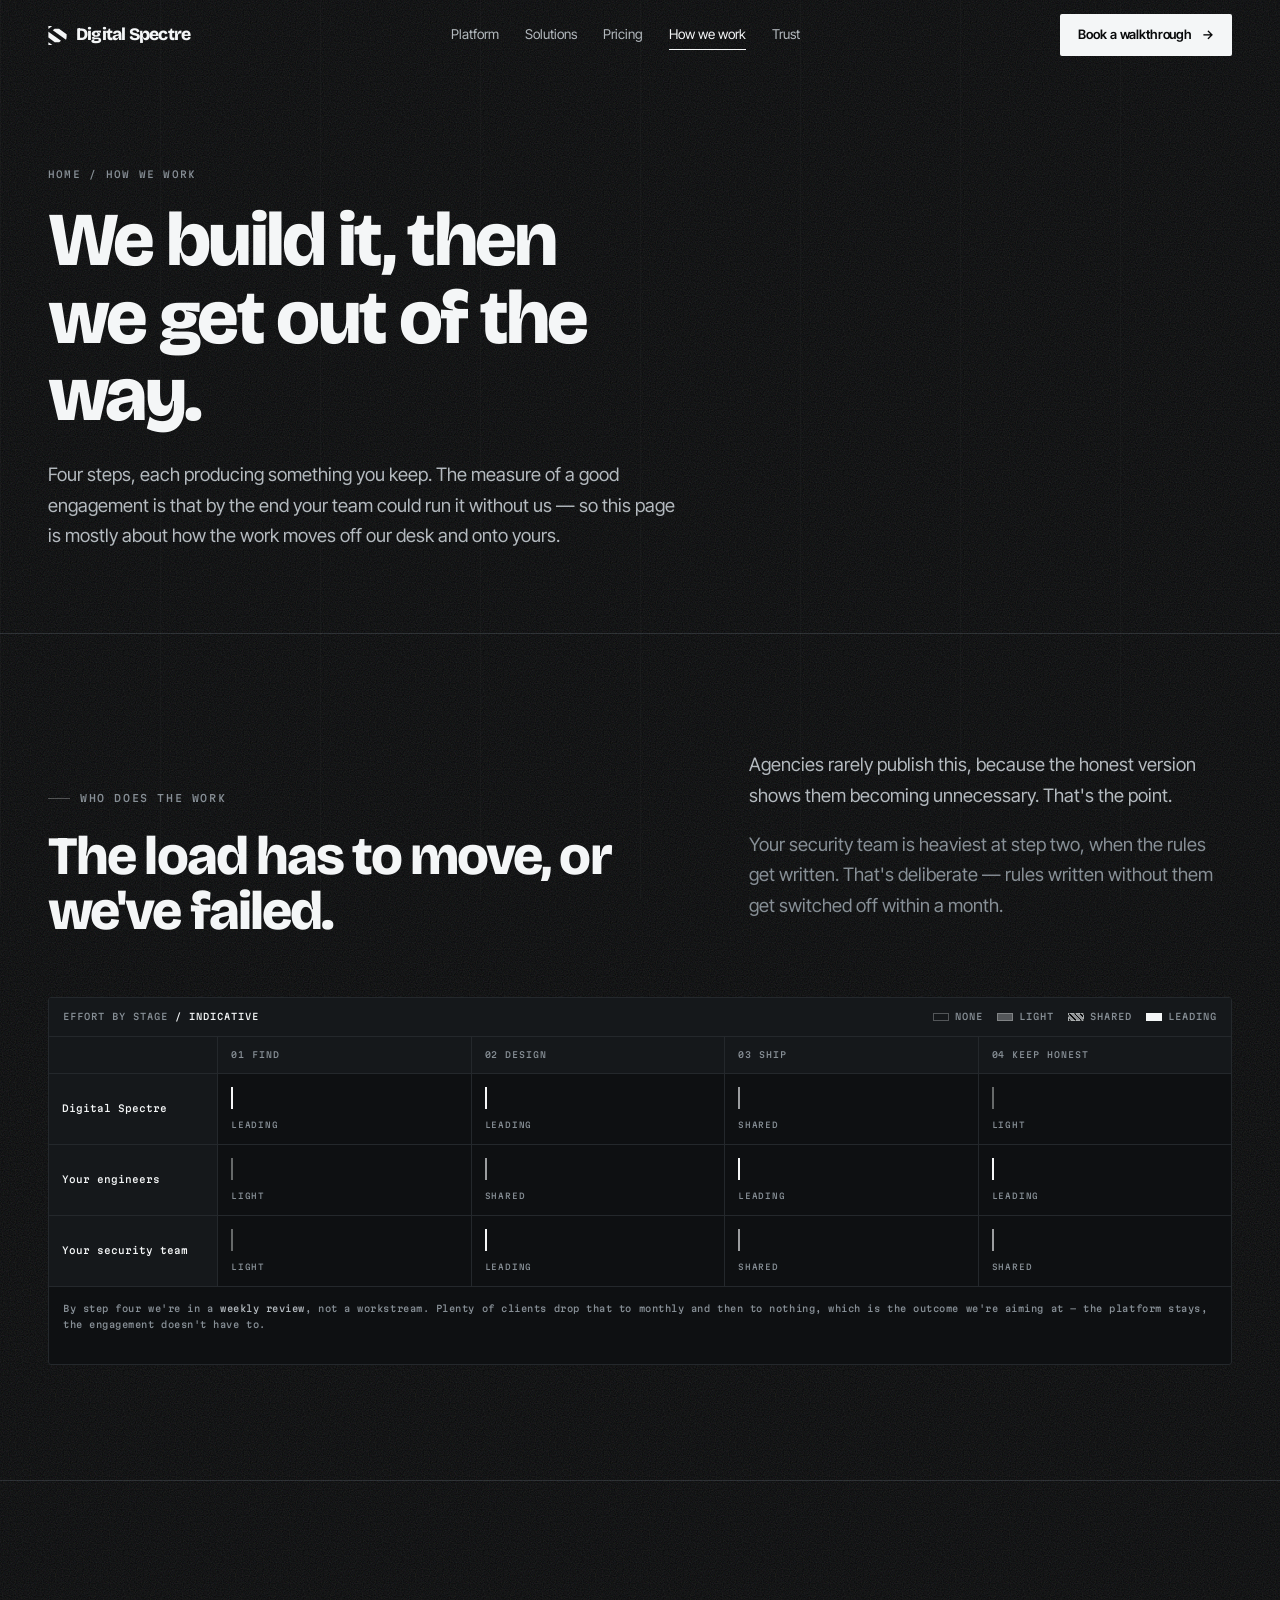
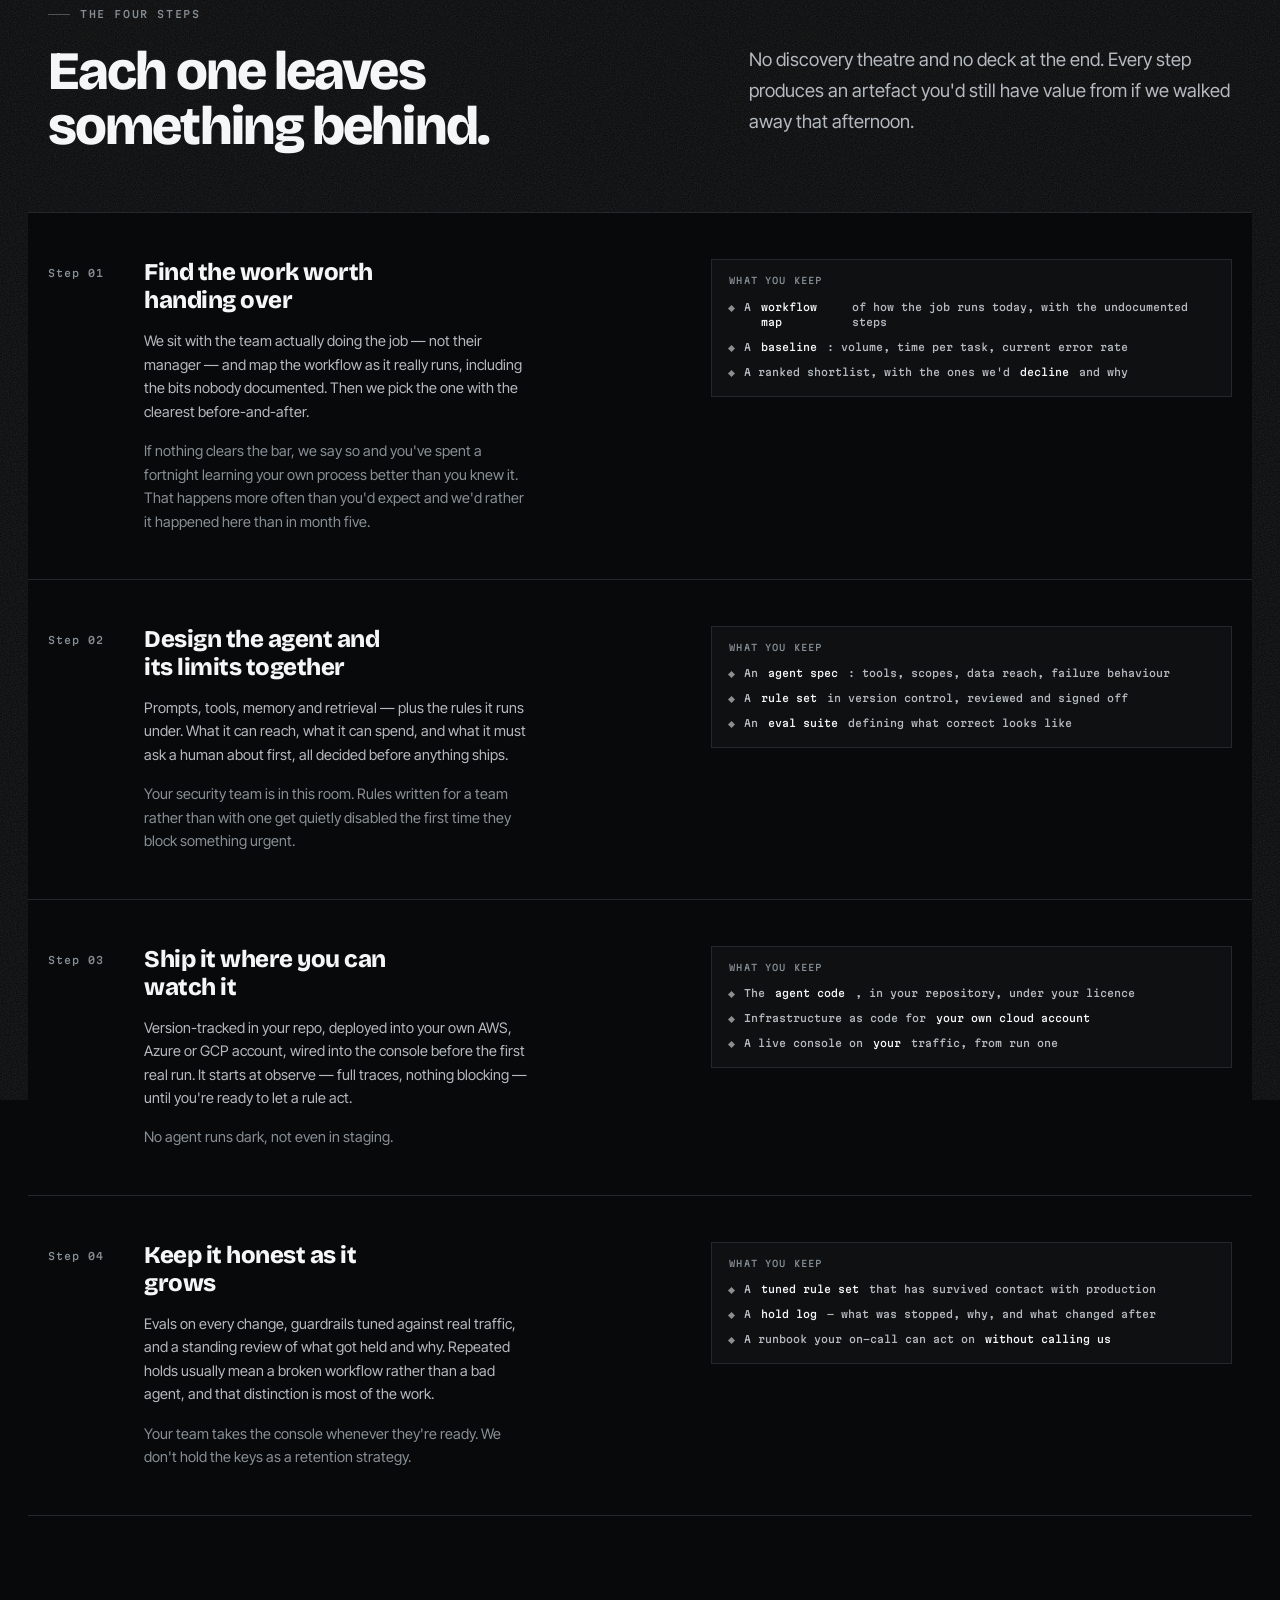
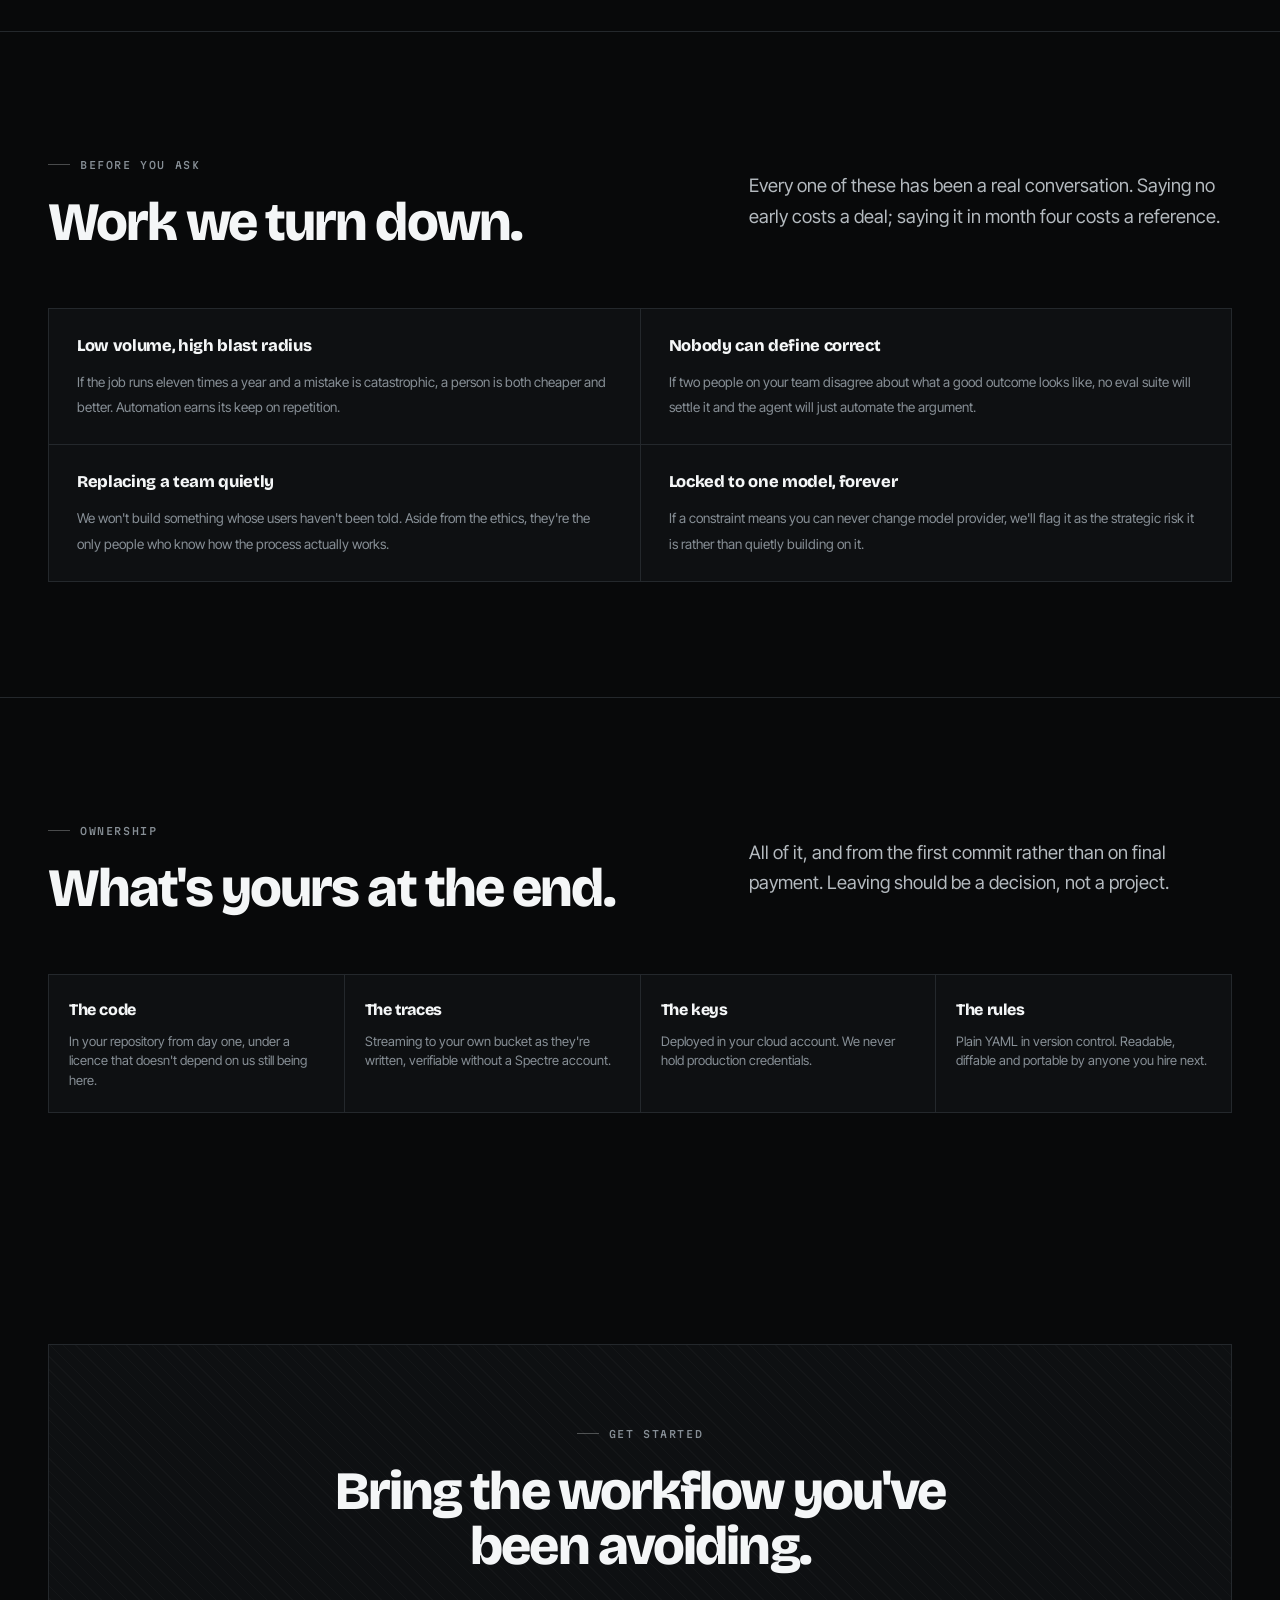
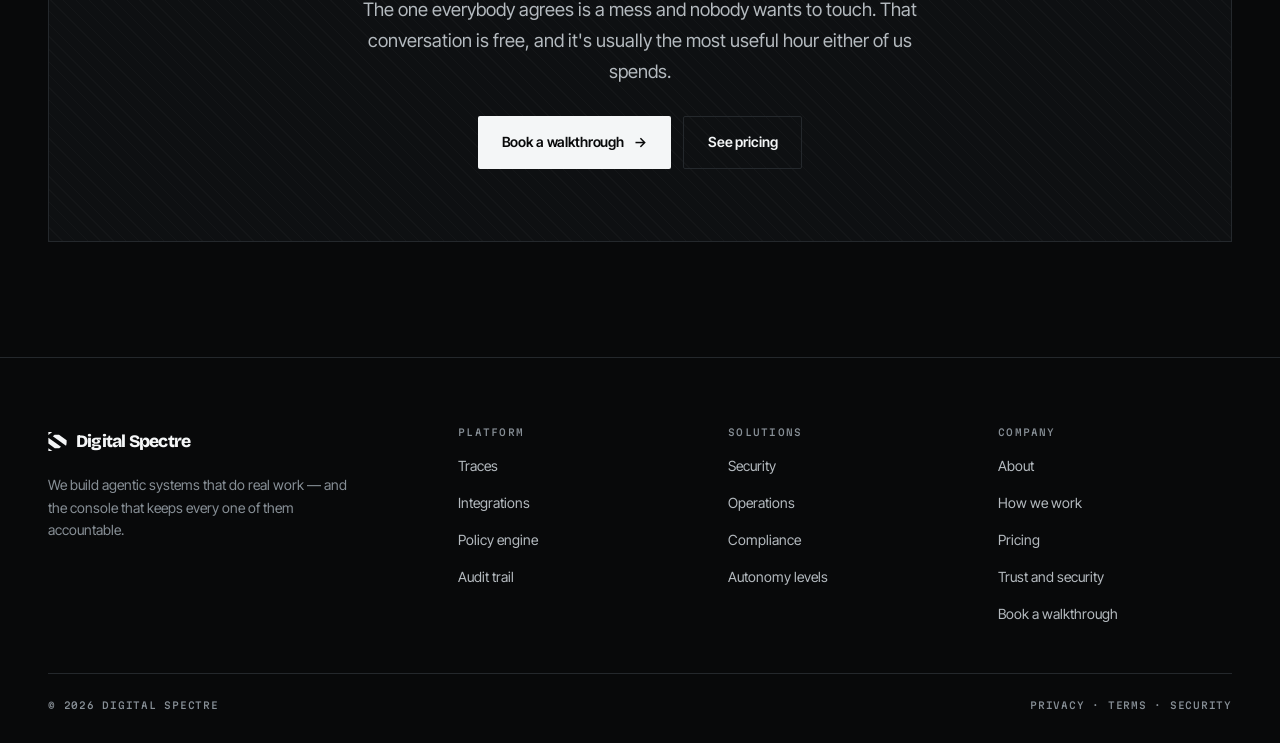
<file: docs/how-we-work.html>
<!DOCTYPE html>
<html lang="en">
<head>
<meta charset="utf-8">
<meta http-equiv="Content-Security-Policy" content="default-src 'self'; base-uri 'none'; object-src 'none'; script-src 'self' 'sha256-1xueXuJbe70jNzK0fK/5Dt1AF4fN5cIOI2zBiWPYgvA='; style-src 'self' 'unsafe-inline'; font-src 'self'; img-src 'self' data:; connect-src 'self'; form-action 'none'; upgrade-insecure-requests">
<meta name="referrer" content="strict-origin-when-cross-origin">
<meta name="viewport" content="width=device-width, initial-scale=1">
<meta name="theme-color" content="#08090A">
  <link rel="icon" href="favicon.svg" type="image/svg+xml">
  <link rel="alternate icon" href="icon-192.png" type="image/png" sizes="192x192">
  <link rel="apple-touch-icon" href="apple-touch-icon.png">
  <link rel="manifest" href="site.webmanifest">
<title>How we work — Digital Spectre</title>
  <link rel="canonical" href="https://www.digitalspectre.com/how-we-work.html">
  <meta property="og:type" content="website">
  <meta property="og:site_name" content="Digital Spectre">
  <meta property="og:title" content="How we work — Digital Spectre">
  <meta property="og:description" content="Four steps, the artefacts each one produces, and an honest chart of who is doing the work at every stage — including the point where we stop.">
  <meta property="og:url" content="https://www.digitalspectre.com/how-we-work.html">
  <meta property="og:image" content="https://www.digitalspectre.com/og-image.png">
  <meta property="og:image:width" content="1200">
  <meta property="og:image:height" content="630">
  <meta name="twitter:card" content="summary_large_image">
  <meta name="twitter:title" content="How we work — Digital Spectre">
  <meta name="twitter:description" content="Four steps, the artefacts each one produces, and an honest chart of who is doing the work at every stage — including the point where we stop.">
  <meta name="twitter:image" content="https://www.digitalspectre.com/og-image.png">
<meta name="description" content="Four steps, the artefacts each one produces, and an honest chart of who is doing the work at every stage — including the point where we stop.">
<link rel="preload" href="fonts/bricolage-grotesque.woff2" as="font" type="font/woff2" crossorigin>
<link rel="preload" href="fonts/inter-tight.woff2" as="font" type="font/woff2" crossorigin>
<link rel="stylesheet" href="site.css">
<style>

@keyframes grain{0%{transform:translate(0,0)}17%{transform:translate(-3%,-2%)}
  34%{transform:translate(2%,-4%)}51%{transform:translate(-2%,3%)}
  68%{transform:translate(3%,1%)}85%{transform:translate(-1%,-3%)}100%{transform:translate(0,0)}}
.nav-links a:hover::after,.nav-links a.here::after{width:100%}
.nav-links a.here{color:var(--phosphor)}
@media(min-width:900px){.head{grid-template-columns:1.15fr .85fr;align-items:end;gap:48px}}
.ho{border:1px solid var(--ash);background:var(--carbon);border-radius:3px;overflow:hidden}
.ho-bar{display:flex;align-items:center;justify-content:space-between;gap:14px;flex-wrap:wrap;
  padding:12px 14px;border-bottom:1px solid var(--ash);background:var(--slate);
  font-family:var(--font-mono);font-size:9px;letter-spacing:.11em;text-transform:uppercase;color:var(--smoke)}
.ho-bar b{color:var(--phosphor);font-weight:500}
.ho-key{display:flex;gap:14px;flex-wrap:wrap;align-items:center}
.ho-key span{display:flex;align-items:center;gap:6px}
.ho-key i{width:16px;height:8px;display:block;border:1px solid var(--w28)}
.lv0{background:transparent}
.lv1{background:var(--w28)}
.lv2{background-color:var(--w55);background-image:repeating-linear-gradient(45deg,var(--void) 0 1px,transparent 1px 4px)}
.lv3{background:var(--phosphor);border-color:var(--phosphor)}
.ho-grid{display:grid;grid-template-columns:repeat(4,1fr);gap:1px;background:var(--ash);
  border-bottom:1px solid var(--ash)}
@media(min-width:760px){.ho-grid{grid-template-columns:168px repeat(4,1fr)}}
.ho-cell{background:var(--carbon);padding:12px 13px}
.ho-cell.hd{background:var(--slate);font-family:var(--font-mono);font-size:8.5px;letter-spacing:.11em;
  text-transform:uppercase;color:var(--smoke);line-height:1.4}
.ho-cell.who{background:var(--slate);font-family:var(--font-mono);font-size:9.5px;color:var(--phosphor);
  grid-column:1/-1}
@media(min-width:760px){.ho-cell.who{grid-column:auto;display:flex;align-items:center}}
.ho-cell.corner{display:none}
@media(min-width:760px){.ho-cell.corner{display:block}}
.ho-load{height:10px;border:1px solid var(--w14);width:0;
  transition:width .7s var(--ease),background .5s}
.ho-lab{font-family:var(--font-mono);font-size:8px;letter-spacing:.1em;text-transform:uppercase;
  color:var(--smoke);display:block;margin-top:7px}
.ho-sm{font-family:var(--font-mono);font-size:8px;letter-spacing:.11em;text-transform:uppercase;
  color:var(--smoke);display:block;margin-bottom:6px}
@media(min-width:760px){.ho-sm{display:none}}
.ho-note{padding:14px;font-family:var(--font-mono);font-size:9px;letter-spacing:.06em;
  color:var(--smoke);line-height:1.75}
.ho-note b{color:var(--vapor);font-weight:500}
.steps{display:grid;gap:1px;background:var(--ash);margin-left:calc(-1 * var(--rowpad));
  margin-right:calc(-1 * var(--rowpad));border-top:1px solid var(--ash);border-bottom:1px solid var(--ash)}
.step{background:var(--void);display:grid;gap:24px;padding:clamp(30px,3.6vw,50px) var(--rowpad);
  transition:background .4s}
@media(min-width:940px){.step{grid-template-columns:60px 1.02fr 1fr;gap:36px;align-items:start}}
.step:hover{background:var(--carbon)}
.step .sn{font-family:var(--font-mono);font-size:10px;letter-spacing:.1em;color:var(--smoke);padding-top:6px}
.step h3{margin-bottom:14px;max-width:16ch}
.step p{font-size:14.5px;margin:0 0 16px;max-width:48ch}
.step p:last-child{margin:0}
.arte{border:1px solid var(--ash);background:var(--carbon);padding:16px 17px}
.arte .hlab{line-height:1.02;max-width:none;font-family:var(--font-mono);font-size:9px;font-weight:500;letter-spacing:.13em;
  text-transform:uppercase;color:var(--smoke);margin:0 0 14px}
.arte ul{list-style:none;margin:0;padding:0;display:grid;gap:10px}
.arte li{font-family:var(--font-mono);font-size:10px;color:var(--vapor);display:flex;gap:10px;
  align-items:flex-start;line-height:1.5}
.arte li::before{content:"";width:5px;height:5px;background:var(--w55);flex:0 0 auto;
  margin-top:6px;transform:rotate(45deg)}
.arte li b{color:var(--phosphor);font-weight:500}
.nos{display:grid;gap:1px;background:var(--ash);border:1px solid var(--ash)}
@media(min-width:760px){.nos{grid-template-columns:1fr 1fr}}
.no{background:var(--carbon);padding:24px clamp(20px,2.6vw,28px)}
.no b{font-family:var(--font-display);font-weight:800;font-size:16.5px;letter-spacing:-.02em;
  color:var(--phosphor);display:block;margin-bottom:9px}
.no span{font-size:13.5px;color:var(--smoke);line-height:1.55}
.owns{display:grid;gap:1px;background:var(--ash);border:1px solid var(--ash)}
@media(min-width:640px){.owns{grid-template-columns:1fr 1fr}}
@media(min-width:1000px){.owns{grid-template-columns:repeat(4,1fr)}}
.own{background:var(--carbon);padding:22px 20px}
.own b{font-family:var(--font-display);font-weight:800;font-size:16px;letter-spacing:-.025em;
  color:var(--phosphor);display:block;margin-bottom:9px}
.own span{font-size:13px;color:var(--smoke);line-height:1.5;display:block}
.cta>*{position:relative}
@media(min-width:820px){.foot-grid{grid-template-columns:1.6fr 1fr 1fr 1fr}}
@media(max-width:960px){
  .nav-links{display:none}
  .burger{display:flex}
}
@media(max-width:560px){
  .nav-cta .btn{padding:9px 14px;font-size:12.5px}
}
@media(prefers-reduced-motion:reduce){
  *,*::before,*::after{animation-duration:.001ms!important;animation-iteration-count:1!important;
    transition-duration:.001ms!important;scroll-behavior:auto!important}
  .rv{opacity:1;transform:none}
  .field::after{display:none}
}
</style>
</head>
<body>
<div class="field" aria-hidden="true"></div>

<header class="nav" id="nav">
  <div class="wrap nav-in">
    <a href="index.html" class="brand"><svg class="brand-mark" viewBox="0 0 96 100" fill="currentColor" aria-hidden="true" focusable="false"><polygon points="0,0 20,0 0,16"/><path d="M32.76,15L56,15L96,43.57L96,55.4C96,61 94.6,68 92.74,72.1L23.34,22.53Z"/><polygon points="0,30 66.5,77.5 57.12,85 33.7,85 0,60.93"/><polygon points="0,85 21,100 0,100"/></svg>Digital Spectre</a>
    <nav class="nav-links">
      <a href="platform.html">Platform</a>
      <a href="solutions.html">Solutions</a>
      <a href="pricing.html">Pricing</a>
      <a href="how-we-work.html" class="here">How we work</a>
      <a href="trust.html">Trust</a>
    </nav>
    <div class="nav-cta">
      <a href="contact.html" class="btn btn--solid">Book a walkthrough <span class="arw">→</span></a>
      <button class="burger" aria-label="Open menu"><span></span></button>
    </div>
  </div>
</header>

<main>

<section class="phead">
  <div class="wrap">
    <span class="crumb"><a href="index.html">Home</a> / How we work</span>
    <h1>We build it, then we get out of the way.</h1>
    <p class="lede">Four steps, each producing something you keep. The measure of a good engagement is that by the end your team could run it without us — so this page is mostly about how the work moves off our desk and onto yours.</p>
  </div>
</section>

<section class="sec" id="handover">
  <div class="wrap">
    <div class="head rv">
      <div>
        <span class="eyebrow">Who does the work</span>
        <h2>The load has to move, or we've failed.</h2>
      </div>
      <div>
        <p class="lede">Agencies rarely publish this, because the honest version shows them becoming unnecessary. That's the point.</p>
        <p class="lede dim">Your security team is heaviest at step two, when the rules get written. That's deliberate — rules written without them get switched off within a month.</p>
      </div>
    </div>

    <div class="ho rv" id="ho">
      <div class="ho-bar">
        <span>Effort by stage <b>/ indicative</b></span>
        <div class="ho-key">
          <span><i class="lv0"></i> None</span>
          <span><i class="lv1"></i> Light</span>
          <span><i class="lv2"></i> Shared</span>
          <span><i class="lv3"></i> Leading</span>
        </div>
      </div>

      <div class="ho-grid" id="hoGrid"></div>

      <p class="ho-note">By step four we're in a <b>weekly review</b>, not a workstream. Plenty of clients drop that to monthly and then to nothing, which is the outcome we're aiming at — the platform stays, the engagement doesn't have to.</p>
    </div>
  </div>
</section>

<hr class="rule">

<section class="sec" id="steps">
  <div class="wrap">
    <div class="head rv">
      <div>
        <span class="eyebrow">The four steps</span>
        <h2>Each one leaves something behind.</h2>
      </div>
      <div><p class="lede">No discovery theatre and no deck at the end. Every step produces an artefact you'd still have value from if we walked away that afternoon.</p></div>
    </div>

    <div class="steps rv">

      <article class="step">
        <span class="sn">Step 01</span>
        <div>
          <h3>Find the work worth handing over</h3>
          <p>We sit with the team actually doing the job — not their manager — and map the workflow as it really runs, including the bits nobody documented. Then we pick the one with the clearest before-and-after.</p>
          <p class="dim">If nothing clears the bar, we say so and you've spent a fortnight learning your own process better than you knew it. That happens more often than you'd expect and we'd rather it happened here than in month five.</p>
        </div>
        <div class="arte">
          <h3 class="hlab">What you keep</h3>
          <ul>
            <li>A <b>workflow map</b> of how the job runs today, with the undocumented steps</li>
            <li>A <b>baseline</b>: volume, time per task, current error rate</li>
            <li>A ranked shortlist, with the ones we'd <b>decline</b> and why</li>
          </ul>
        </div>
      </article>

      <article class="step">
        <span class="sn">Step 02</span>
        <div>
          <h3>Design the agent and its limits together</h3>
          <p>Prompts, tools, memory and retrieval — plus the rules it runs under. What it can reach, what it can spend, and what it must ask a human about first, all decided before anything ships.</p>
          <p class="dim">Your security team is in this room. Rules written for a team rather than with one get quietly disabled the first time they block something urgent.</p>
        </div>
        <div class="arte">
          <h3 class="hlab">What you keep</h3>
          <ul>
            <li>An <b>agent spec</b>: tools, scopes, data reach, failure behaviour</li>
            <li>A <b>rule set</b> in version control, reviewed and signed off</li>
            <li>An <b>eval suite</b> defining what correct looks like</li>
          </ul>
        </div>
      </article>

      <article class="step">
        <span class="sn">Step 03</span>
        <div>
          <h3>Ship it where you can watch it</h3>
          <p>Version-tracked in your repo, deployed into your own AWS, Azure or GCP account, wired into the console before the first real run. It starts at observe — full traces, nothing blocking — until you're ready to let a rule act.</p>
          <p class="dim">No agent runs dark, not even in staging.</p>
        </div>
        <div class="arte">
          <h3 class="hlab">What you keep</h3>
          <ul>
            <li>The <b>agent code</b>, in your repository, under your licence</li>
            <li>Infrastructure as code for <b>your own cloud account</b></li>
            <li>A live console on <b>your</b> traffic, from run one</li>
          </ul>
        </div>
      </article>

      <article class="step">
        <span class="sn">Step 04</span>
        <div>
          <h3>Keep it honest as it grows</h3>
          <p>Evals on every change, guardrails tuned against real traffic, and a standing review of what got held and why. Repeated holds usually mean a broken workflow rather than a bad agent, and that distinction is most of the work.</p>
          <p class="dim">Your team takes the console whenever they're ready. We don't hold the keys as a retention strategy.</p>
        </div>
        <div class="arte">
          <h3 class="hlab">What you keep</h3>
          <ul>
            <li>A <b>tuned rule set</b> that has survived contact with production</li>
            <li>A <b>hold log</b> — what was stopped, why, and what changed after</li>
            <li>A runbook your on-call can act on <b>without calling us</b></li>
          </ul>
        </div>
      </article>

    </div>
  </div>
</section>

<hr class="rule">

<section class="sec" id="no">
  <div class="wrap">
    <div class="head rv">
      <div>
        <span class="eyebrow">Before you ask</span>
        <h2>Work we turn down.</h2>
      </div>
      <div><p class="lede">Every one of these has been a real conversation. Saying no early costs a deal; saying it in month four costs a reference.</p></div>
    </div>

    <div class="nos rv">
      <div class="no"><b>Low volume, high blast radius</b><span>If the job runs eleven times a year and a mistake is catastrophic, a person is both cheaper and better. Automation earns its keep on repetition.</span></div>
      <div class="no"><b>Nobody can define correct</b><span>If two people on your team disagree about what a good outcome looks like, no eval suite will settle it and the agent will just automate the argument.</span></div>
      <div class="no"><b>Replacing a team quietly</b><span>We won't build something whose users haven't been told. Aside from the ethics, they're the only people who know how the process actually works.</span></div>
      <div class="no"><b>Locked to one model, forever</b><span>If a constraint means you can never change model provider, we'll flag it as the strategic risk it is rather than quietly building on it.</span></div>
    </div>
  </div>
</section>

<hr class="rule">

<section class="sec" id="own">
  <div class="wrap">
    <div class="head rv">
      <div>
        <span class="eyebrow">Ownership</span>
        <h2>What's yours at the end.</h2>
      </div>
      <div><p class="lede">All of it, and from the first commit rather than on final payment. Leaving should be a decision, not a project.</p></div>
    </div>

    <div class="owns rv">
      <div class="own"><b>The code</b><span>In your repository from day one, under a licence that doesn't depend on us still being here.</span></div>
      <div class="own"><b>The traces</b><span>Streaming to your own bucket as they're written, verifiable without a Spectre account.</span></div>
      <div class="own"><b>The keys</b><span>Deployed in your cloud account. We never hold production credentials.</span></div>
      <div class="own"><b>The rules</b><span>Plain YAML in version control. Readable, diffable and portable by anyone you hire next.</span></div>
    </div>
  </div>
</section>

<section class="sec">
  <div class="wrap">
    <div class="cta rv" id="cta">
      <span class="eyebrow" style="justify-content:center">Get started</span>
      <h2>Bring the workflow you've been avoiding.</h2>
      <p class="lede">The one everybody agrees is a mess and nobody wants to touch. That conversation is free, and it's usually the most useful hour either of us spends.</p>
      <div class="cta-btns">
        <a href="contact.html" class="btn btn--solid">Book a walkthrough <span class="arw">→</span></a>
        <a href="pricing.html" class="btn btn--ghost">See pricing</a>
      </div>
    </div>
  </div>
</section>

</main>

<footer class="foot">
  <div class="wrap">
    <div class="foot-grid">
      <div>
        <a href="index.html" class="brand"><svg class="brand-mark" viewBox="0 0 96 100" fill="currentColor" aria-hidden="true" focusable="false"><polygon points="0,0 20,0 0,16"/><path d="M32.76,15L56,15L96,43.57L96,55.4C96,61 94.6,68 92.74,72.1L23.34,22.53Z"/><polygon points="0,30 66.5,77.5 57.12,85 33.7,85 0,60.93"/><polygon points="0,85 21,100 0,100"/></svg>Digital Spectre</a>
        <p>We build agentic systems that do real work — and the console that keeps every one of them accountable.</p>
      </div>
      <div>
        <h3 class="hlab">Platform</h3>
        <ul>
          <li><a href="platform.html#surfaces">Traces</a></li>
          <li><a href="integrations.html">Integrations</a></li>
          <li><a href="platform.html#surfaces">Policy engine</a></li>
          <li><a href="platform.html#surfaces">Audit trail</a></li>
        </ul>
      </div>
      <div>
        <h3 class="hlab">Solutions</h3>
        <ul>
          <li><a href="solutions.html#roles">Security</a></li>
          <li><a href="solutions.html#roles">Operations</a></li>
          <li><a href="solutions.html#roles">Compliance</a></li>
          <li><a href="platform.html#autonomy">Autonomy levels</a></li>
        </ul>
      </div>
      <div>
        <h3 class="hlab">Company</h3>
        <ul>
          <li><a href="about.html">About</a></li>
          <li><a href="how-we-work.html">How we work</a></li>
          <li><a href="pricing.html">Pricing</a></li>
          <li><a href="trust.html">Trust and security</a></li>
          <li><a href="contact.html">Book a walkthrough</a></li>
        </ul>
      </div>
    </div>
    <div class="foot-base">
      <span>© 2026 Digital Spectre</span>
      <span><a href="privacy.html">Privacy</a> · <a href="terms.html">Terms</a> · <a href="trust.html">Security</a></span>
    </div>
  </div>
</footer>

<script src="site.js"></script>
<script>
(function(){
"use strict";
var reduce = window.matchMedia('(prefers-reduced-motion: reduce)').matches;

var STAGES = ['01 Find', '02 Design', '03 Ship', '04 Keep honest'];
var ROWS = [
  { who: 'Digital Spectre',  load: [3, 3, 2, 1] },
  { who: 'Your engineers',   load: [1, 2, 3, 3] },
  { who: 'Your security team', load: [1, 3, 2, 2] }
];
var WORDS = ['Not involved', 'Light', 'Shared', 'Leading'];

var grid = document.getElementById('hoGrid');
var cells = [];

function build(){
  var html = '<div class="ho-cell hd corner"></div>';
  STAGES.forEach(function(s){ html += '<div class="ho-cell hd">' + s + '</div>'; });
  ROWS.forEach(function(r){
    html += '<div class="ho-cell who">' + r.who + '</div>';
    r.load.forEach(function(v, i){
      html += '<div class="ho-cell">' +
                '<span class="ho-sm">' + STAGES[i] + '</span>' +
                '<span class="ho-load lv' + v + '" data-v="' + v + '"></span>' +
                '<span class="ho-lab">' + WORDS[v] + '</span>' +
              '</div>';
    });
  });
  grid.innerHTML = html;
  cells = Array.prototype.slice.call(grid.querySelectorAll('.ho-load'));
}

function fill(){
  cells.forEach(function(c, i){
    var v = parseInt(c.getAttribute('data-v'), 10);
    var w = [8, 38, 68, 100][v];
    if(reduce){ c.style.width = w + '%'; return; }
    setTimeout(function(){ c.style.width = w + '%'; }, 60 * i);
  });
}

build();
if(!('IntersectionObserver' in window) || reduce){
  fill();
} else {
  var hio = new IntersectionObserver(function(es){
    es.forEach(function(e){ if(e.isIntersecting){ fill(); hio.unobserve(e.target); } });
  }, {threshold:.25});
  hio.observe(document.getElementById('ho'));
}
})();
</script>
</body>
</html>
</file>
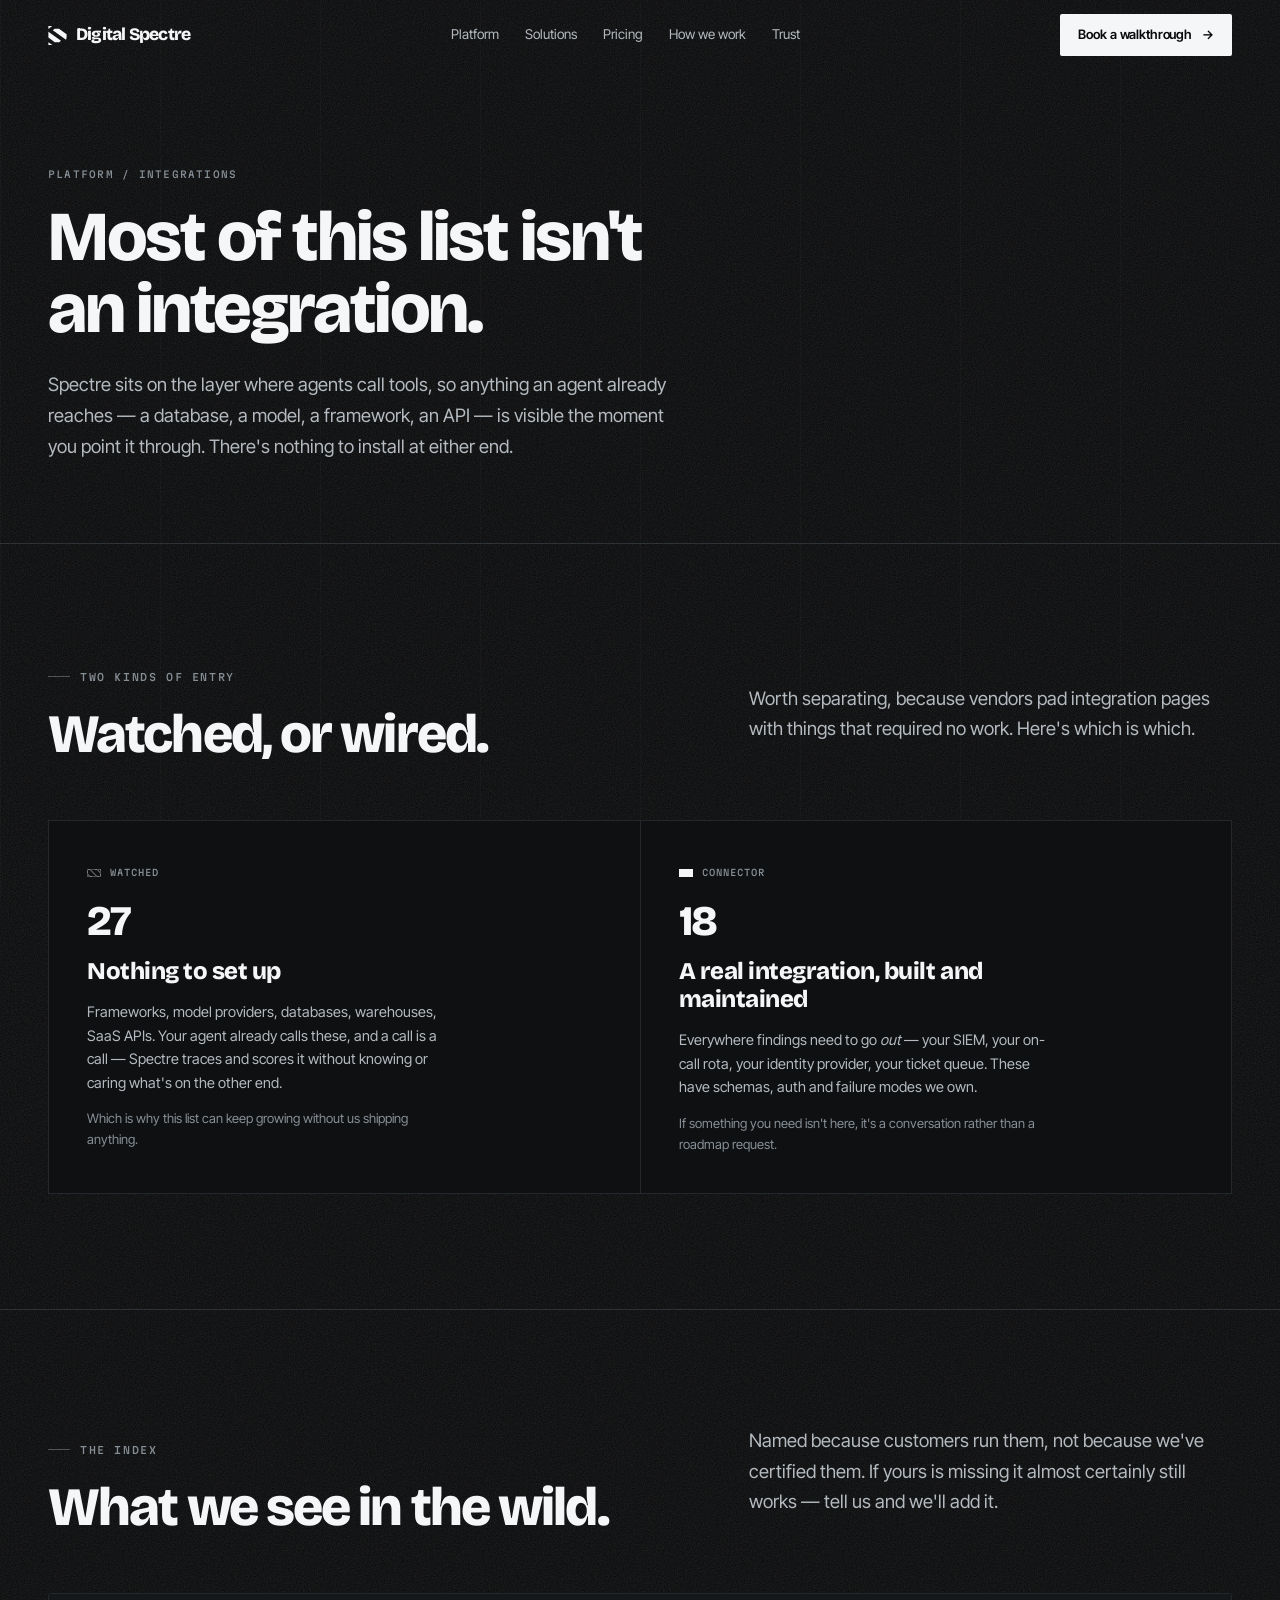
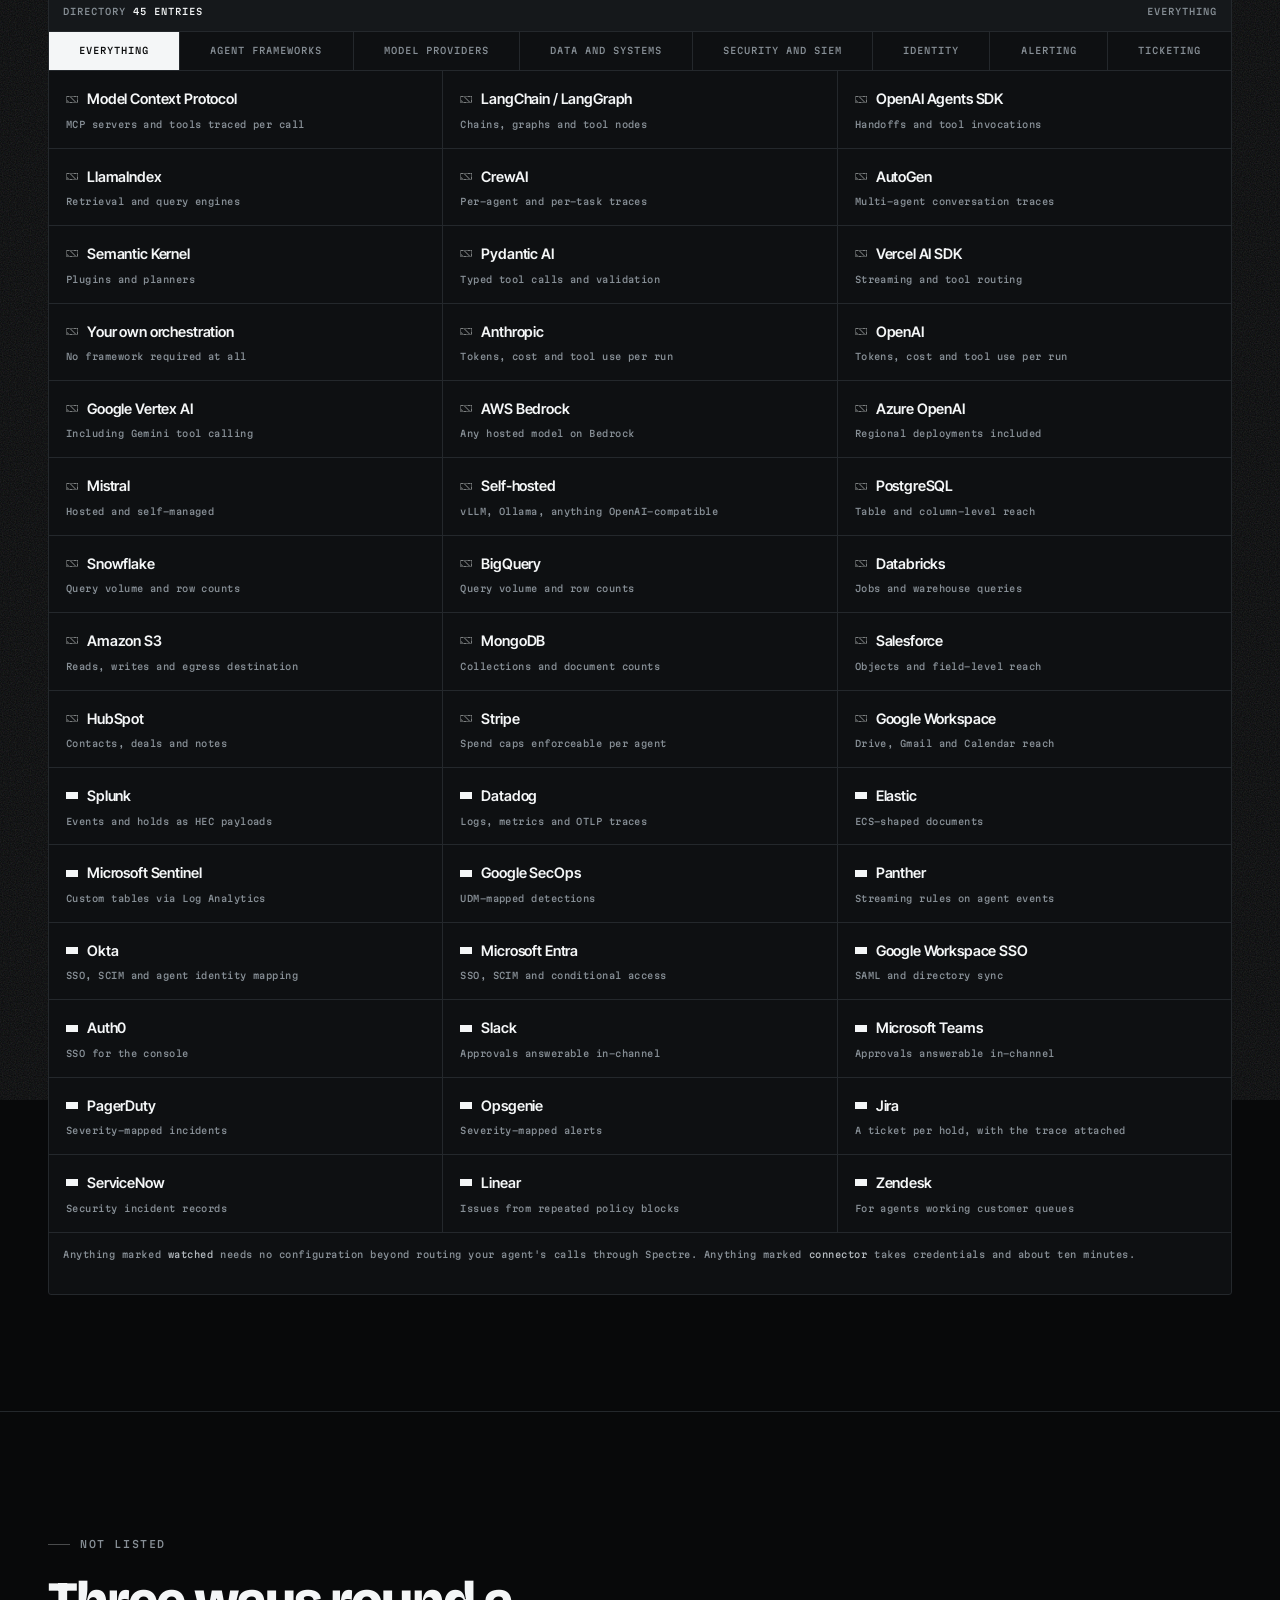
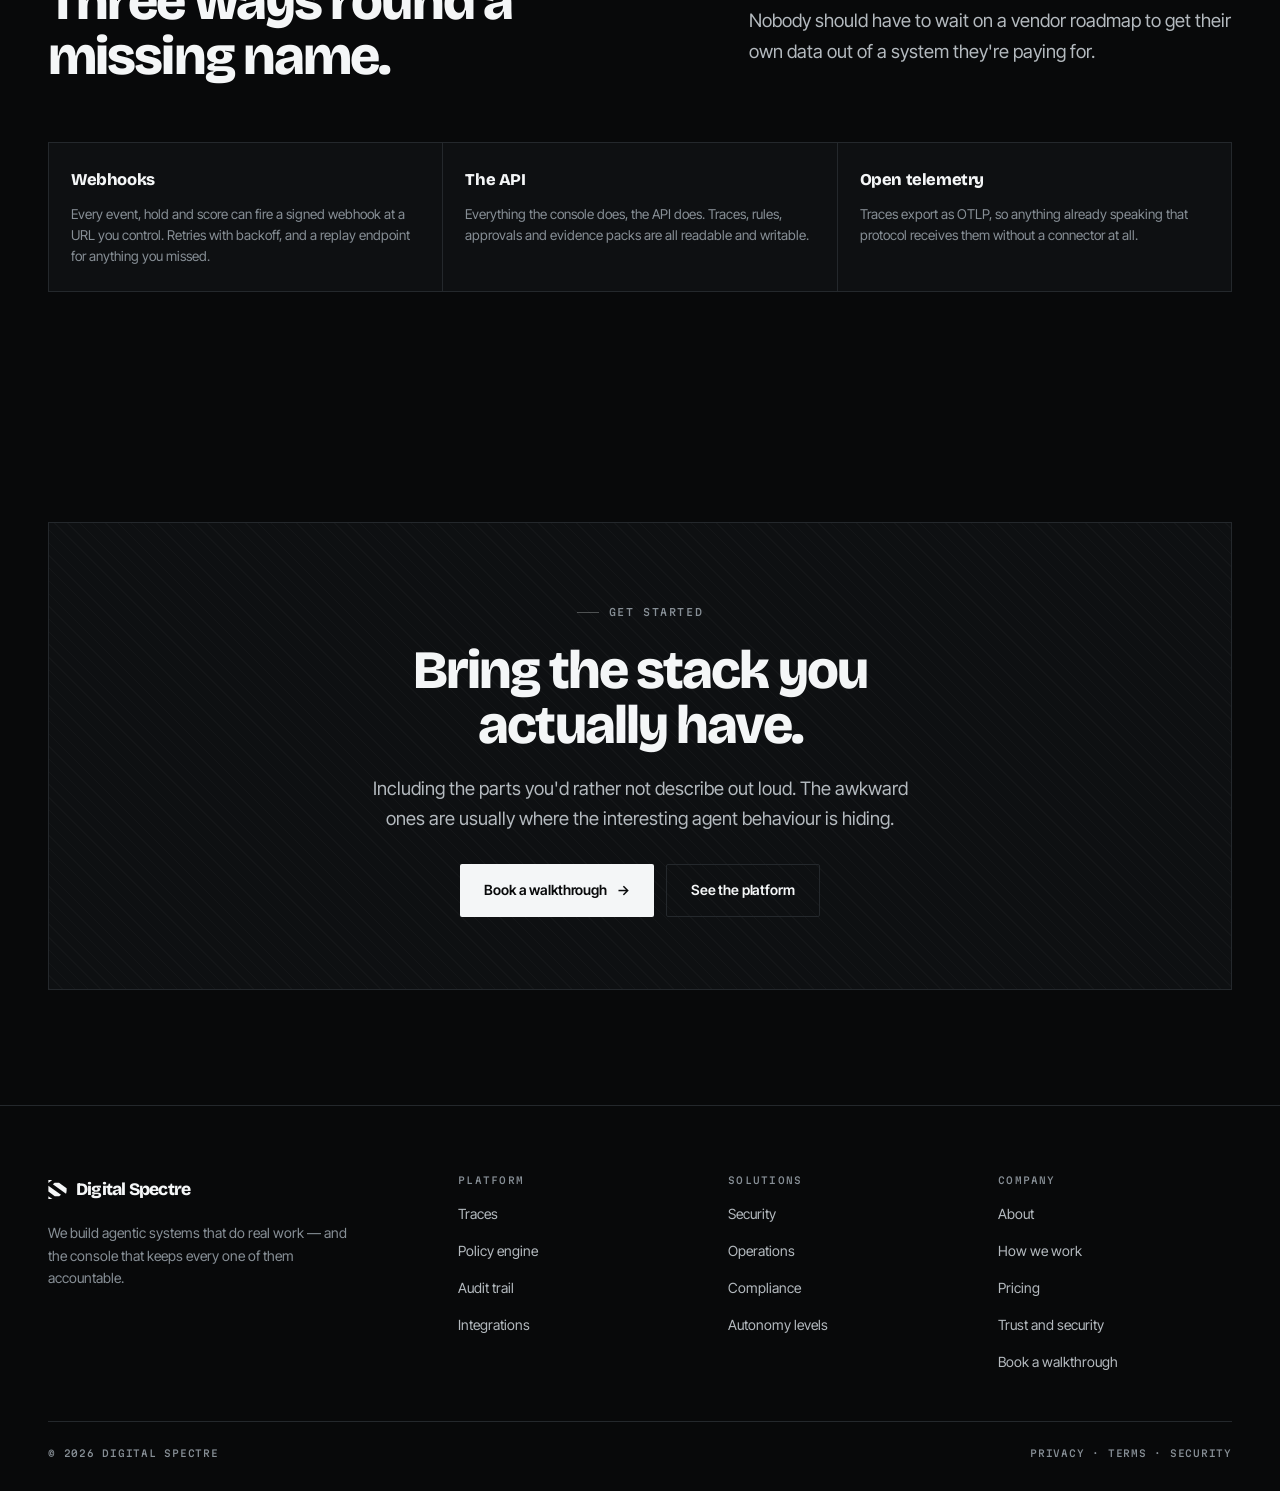
<file: docs/integrations.html>
<!DOCTYPE html>
<html lang="en">
<head>
<meta charset="utf-8">
<meta http-equiv="Content-Security-Policy" content="default-src 'self'; base-uri 'none'; object-src 'none'; script-src 'self' 'sha256-V/jJVNtD+2+j+JBR78DIKTsb8Ow3eRoSO4FRZ0mYkjI='; style-src 'self' 'unsafe-inline'; font-src 'self'; img-src 'self' data:; connect-src 'self'; form-action 'none'; upgrade-insecure-requests">
<meta name="referrer" content="strict-origin-when-cross-origin">
<meta name="viewport" content="width=device-width, initial-scale=1">
<meta name="theme-color" content="#08090A">
  <link rel="icon" href="favicon.svg" type="image/svg+xml">
  <link rel="alternate icon" href="icon-192.png" type="image/png" sizes="192x192">
  <link rel="apple-touch-icon" href="apple-touch-icon.png">
  <link rel="manifest" href="site.webmanifest">
<title>Integrations — Digital Spectre</title>
  <link rel="canonical" href="https://www.digitalspectre.com/integrations.html">
  <meta property="og:type" content="website">
  <meta property="og:site_name" content="Digital Spectre">
  <meta property="og:title" content="Integrations — Digital Spectre">
  <meta property="og:description" content="Most of this list needs no setup at all. Spectre watches the tool-call layer, so anything your agents already call is already visible. The real connectors are the ones that send findings out.">
  <meta property="og:url" content="https://www.digitalspectre.com/integrations.html">
  <meta property="og:image" content="https://www.digitalspectre.com/og-image.png">
  <meta property="og:image:width" content="1200">
  <meta property="og:image:height" content="630">
  <meta name="twitter:card" content="summary_large_image">
  <meta name="twitter:title" content="Integrations — Digital Spectre">
  <meta name="twitter:description" content="Most of this list needs no setup at all. Spectre watches the tool-call layer, so anything your agents already call is already visible. The real connectors are the ones that send findings out.">
  <meta name="twitter:image" content="https://www.digitalspectre.com/og-image.png">
<meta name="description" content="Most of this list needs no setup at all. Spectre watches the tool-call layer, so anything your agents already call is already visible. The real connectors are the ones that send findings out.">
<link rel="preload" href="fonts/bricolage-grotesque.woff2" as="font" type="font/woff2" crossorigin>
<link rel="preload" href="fonts/inter-tight.woff2" as="font" type="font/woff2" crossorigin>
<link rel="stylesheet" href="site.css">
<style>

.phead h1{font-size:clamp(36px,6.2vw,70px);max-width:15ch;margin:0 0 24px}

@keyframes grain{0%{transform:translate(0,0)}17%{transform:translate(-3%,-2%)}
  34%{transform:translate(2%,-4%)}51%{transform:translate(-2%,3%)}
  68%{transform:translate(3%,1%)}85%{transform:translate(-1%,-3%)}100%{transform:translate(0,0)}}
.nav-links a:hover::after,.nav-links a.here::after{width:100%}
.nav-links a.here{color:var(--phosphor)}
@media(min-width:900px){.head{grid-template-columns:1.15fr .85fr;align-items:end;gap:48px}}
.split{display:grid;gap:1px;background:var(--ash);border:1px solid var(--ash)}
@media(min-width:840px){.split{grid-template-columns:1fr 1fr}}
.cls{background:var(--carbon);padding:clamp(24px,3vw,38px)}
.cls .tag{font-family:var(--font-mono);font-size:9px;letter-spacing:.12em;text-transform:uppercase;
  color:var(--smoke);display:inline-flex;align-items:center;gap:9px;margin-bottom:20px}
.cls .tag i{width:14px;height:8px;display:block;border:1px solid var(--w28);font-style:normal}
.cls .tag i.watched{background-image:repeating-linear-gradient(45deg,var(--w28) 0 2px,transparent 2px 5px)}
.cls .tag i.conn{background:var(--phosphor);border-color:var(--phosphor)}
.cls h3{margin-bottom:14px;max-width:20ch}
.cls p{font-size:14.5px;margin:0 0 14px;max-width:46ch}
.cls p:last-child{margin:0;color:var(--smoke);font-size:13px}
.cls .count{font-family:var(--font-display);font-weight:800;font-size:clamp(30px,4vw,42px);
  letter-spacing:-.04em;color:var(--phosphor);display:block;line-height:1;margin-bottom:16px}
.idx{border:1px solid var(--ash);background:var(--carbon);border-radius:3px;overflow:hidden}
.idx-bar{display:flex;align-items:center;justify-content:space-between;gap:14px;flex-wrap:wrap;
  padding:11px 14px;border-bottom:1px solid var(--ash);background:var(--slate);
  font-family:var(--font-mono);font-size:9px;letter-spacing:.11em;text-transform:uppercase;color:var(--smoke)}
.idx-bar b{color:var(--phosphor);font-weight:500}
.cats{display:flex;flex-wrap:wrap;gap:1px;background:var(--ash);border-bottom:1px solid var(--ash)}
.cat{background:var(--carbon);padding:12px 15px;font-family:var(--font-mono);font-size:9px;
  letter-spacing:.11em;text-transform:uppercase;color:var(--smoke);flex:1 1 auto;
  transition:background .3s,color .3s;white-space:nowrap}
.cat:hover{color:var(--vapor)}
.cat.on{background:var(--phosphor);color:var(--void);font-weight:500}
.grid{display:grid;gap:1px;background:var(--ash)}
@media(min-width:560px){.grid{grid-template-columns:1fr 1fr}}
@media(min-width:960px){.grid{grid-template-columns:repeat(3,1fr)}}
.item{background:var(--carbon);padding:16px 17px;display:flex;flex-direction:column;gap:7px;
  animation:pop .4s var(--ease) both;transition:background .35s}
.item:hover{background:var(--slate)}
@keyframes pop{from{opacity:0;transform:translateY(8px)}to{opacity:1;transform:none}}
.item .nm{font-family:var(--font-body);font-size:14.5px;font-weight:600;color:var(--phosphor);
  letter-spacing:-.01em;display:flex;align-items:center;gap:9px}
.item .nm i{width:12px;height:7px;display:block;border:1px solid var(--w28);flex:0 0 auto;font-style:normal}
.item .nm i.watched{background-image:repeating-linear-gradient(45deg,var(--w28) 0 2px,transparent 2px 5px)}
.item .nm i.conn{background:var(--phosphor);border-color:var(--phosphor)}
.item .ds{font-family:var(--font-mono);font-size:9px;letter-spacing:.05em;color:var(--smoke);line-height:1.55}
.idx-foot{padding:14px;border-top:1px solid var(--ash);font-family:var(--font-mono);font-size:9px;
  letter-spacing:.06em;color:var(--smoke);line-height:1.75}
.idx-foot b{color:var(--vapor);font-weight:500}
.hatch{display:grid;gap:1px;background:var(--ash);border:1px solid var(--ash)}
@media(min-width:760px){.hatch{grid-template-columns:repeat(3,1fr)}}
.hx{background:var(--carbon);padding:24px 22px}
.hx b{font-family:var(--font-display);font-weight:800;font-size:16.5px;letter-spacing:-.025em;
  color:var(--phosphor);display:block;margin-bottom:10px}
.hx span{font-size:13.5px;color:var(--smoke);line-height:1.55;display:block}
.cta>*{position:relative}
@media(min-width:820px){.foot-grid{grid-template-columns:1.6fr 1fr 1fr 1fr}}
@media(max-width:960px){
  .nav-links{display:none}
  .burger{display:flex}
}
@media(max-width:560px){
  .nav-cta .btn{padding:9px 14px;font-size:12.5px}
  .cat{flex:1 1 100%;text-align:left}
}
@media(prefers-reduced-motion:reduce){
  *,*::before,*::after{animation-duration:.001ms!important;animation-iteration-count:1!important;
    transition-duration:.001ms!important;scroll-behavior:auto!important}
  .rv{opacity:1;transform:none}
  .field::after{display:none}
}
@media (pointer:coarse),(max-width:960px){.cat{min-height:44px}}
</style>
</head>
<body>
<div class="field" aria-hidden="true"></div>

<header class="nav" id="nav">
  <div class="wrap nav-in">
    <a href="index.html" class="brand"><svg class="brand-mark" viewBox="0 0 96 100" fill="currentColor" aria-hidden="true" focusable="false"><polygon points="0,0 20,0 0,16"/><path d="M32.76,15L56,15L96,43.57L96,55.4C96,61 94.6,68 92.74,72.1L23.34,22.53Z"/><polygon points="0,30 66.5,77.5 57.12,85 33.7,85 0,60.93"/><polygon points="0,85 21,100 0,100"/></svg>Digital Spectre</a>
    <nav class="nav-links">
      <a href="platform.html">Platform</a>
      <a href="solutions.html">Solutions</a>
      <a href="pricing.html">Pricing</a>
      <a href="how-we-work.html">How we work</a>
      <a href="trust.html">Trust</a>
    </nav>
    <div class="nav-cta">
      <a href="contact.html" class="btn btn--solid">Book a walkthrough <span class="arw">→</span></a>
      <button class="burger" aria-label="Open menu"><span></span></button>
    </div>
  </div>
</header>

<main>

<section class="phead">
  <div class="wrap">
    <span class="crumb"><a href="platform.html">Platform</a> / Integrations</span>
    <h1>Most of this list isn't an integration.</h1>
    <p class="lede">Spectre sits on the layer where agents call tools, so anything an agent already reaches — a database, a model, a framework, an API — is visible the moment you point it through. There's nothing to install at either end.</p>
  </div>
</section>

<section class="sec" id="classes">
  <div class="wrap">
    <div class="head rv">
      <div>
        <span class="eyebrow">Two kinds of entry</span>
        <h2>Watched, or wired.</h2>
      </div>
      <div><p class="lede">Worth separating, because vendors pad integration pages with things that required no work. Here's which is which.</p></div>
    </div>

    <div class="split rv">
      <div class="cls">
        <span class="tag"><i class="watched"></i> Watched</span>
        <span class="count" id="cWatched">0</span>
        <h3>Nothing to set up</h3>
        <p>Frameworks, model providers, databases, warehouses, SaaS APIs. Your agent already calls these, and a call is a call — Spectre traces and scores it without knowing or caring what's on the other end.</p>
        <p>Which is why this list can keep growing without us shipping anything.</p>
      </div>
      <div class="cls">
        <span class="tag"><i class="conn"></i> Connector</span>
        <span class="count" id="cConn">0</span>
        <h3>A real integration, built and maintained</h3>
        <p>Everywhere findings need to go <em>out</em> — your SIEM, your on-call rota, your identity provider, your ticket queue. These have schemas, auth and failure modes we own.</p>
        <p>If something you need isn't here, it's a conversation rather than a roadmap request.</p>
      </div>
    </div>
  </div>
</section>

<hr class="rule">

<section class="sec" id="index">
  <div class="wrap">
    <div class="head rv">
      <div>
        <span class="eyebrow">The index</span>
        <h2>What we see in the wild.</h2>
      </div>
      <div><p class="lede">Named because customers run them, not because we've certified them. If yours is missing it almost certainly still works — tell us and we'll add it.</p></div>
    </div>

    <div class="idx rv" id="idx">
      <div class="idx-bar">
        <span>Directory <b id="idxCount">—</b></span>
        <span id="idxCat">All categories</span>
      </div>

      <div class="cats" id="cats"></div>
      <div class="grid" id="grid"></div>

      <p class="idx-foot">Anything marked <b>watched</b> needs no configuration beyond routing your agent's calls through Spectre. Anything marked <b>connector</b> takes credentials and about ten minutes.</p>
    </div>
  </div>
</section>

<hr class="rule">

<section class="sec">
  <div class="wrap">
    <div class="head rv">
      <div>
        <span class="eyebrow">Not listed</span>
        <h2>Three ways round a missing name.</h2>
      </div>
      <div><p class="lede">Nobody should have to wait on a vendor roadmap to get their own data out of a system they're paying for.</p></div>
    </div>

    <div class="hatch rv">
      <div class="hx"><b>Webhooks</b><span>Every event, hold and score can fire a signed webhook at a URL you control. Retries with backoff, and a replay endpoint for anything you missed.</span></div>
      <div class="hx"><b>The API</b><span>Everything the console does, the API does. Traces, rules, approvals and evidence packs are all readable and writable.</span></div>
      <div class="hx"><b>Open telemetry</b><span>Traces export as OTLP, so anything already speaking that protocol receives them without a connector at all.</span></div>
    </div>
  </div>
</section>

<section class="sec">
  <div class="wrap">
    <div class="cta rv" id="cta">
      <span class="eyebrow" style="justify-content:center">Get started</span>
      <h2>Bring the stack you actually have.</h2>
      <p class="lede">Including the parts you'd rather not describe out loud. The awkward ones are usually where the interesting agent behaviour is hiding.</p>
      <div class="cta-btns">
        <a href="contact.html" class="btn btn--solid">Book a walkthrough <span class="arw">→</span></a>
        <a href="platform.html" class="btn btn--ghost">See the platform</a>
      </div>
    </div>
  </div>
</section>

</main>

<footer class="foot">
  <div class="wrap">
    <div class="foot-grid">
      <div>
        <a href="index.html" class="brand"><svg class="brand-mark" viewBox="0 0 96 100" fill="currentColor" aria-hidden="true" focusable="false"><polygon points="0,0 20,0 0,16"/><path d="M32.76,15L56,15L96,43.57L96,55.4C96,61 94.6,68 92.74,72.1L23.34,22.53Z"/><polygon points="0,30 66.5,77.5 57.12,85 33.7,85 0,60.93"/><polygon points="0,85 21,100 0,100"/></svg>Digital Spectre</a>
        <p>We build agentic systems that do real work — and the console that keeps every one of them accountable.</p>
      </div>
      <div>
        <h3 class="hlab">Platform</h3>
        <ul>
          <li><a href="platform.html#surfaces">Traces</a></li>
          <li><a href="platform.html#surfaces">Policy engine</a></li>
          <li><a href="platform.html#surfaces">Audit trail</a></li>
          <li><a href="integrations.html">Integrations</a></li>
        </ul>
      </div>
      <div>
        <h3 class="hlab">Solutions</h3>
        <ul>
          <li><a href="solutions.html#roles">Security</a></li>
          <li><a href="solutions.html#roles">Operations</a></li>
          <li><a href="solutions.html#roles">Compliance</a></li>
          <li><a href="platform.html#autonomy">Autonomy levels</a></li>
        </ul>
      </div>
      <div>
        <h3 class="hlab">Company</h3>
        <ul>
          <li><a href="about.html">About</a></li>
          <li><a href="how-we-work.html">How we work</a></li>
          <li><a href="pricing.html">Pricing</a></li>
          <li><a href="trust.html">Trust and security</a></li>
          <li><a href="contact.html">Book a walkthrough</a></li>
        </ul>
      </div>
    </div>
    <div class="foot-base">
      <span>© 2026 Digital Spectre</span>
      <span><a href="privacy.html">Privacy</a> · <a href="terms.html">Terms</a> · <a href="trust.html">Security</a></span>
    </div>
  </div>
</footer>

<script src="site.js"></script>
<script>
(function(){
"use strict";
var reduce = window.matchMedia('(prefers-reduced-motion: reduce)').matches;

var CATS = [
  { id:'all',   label:'Everything' },
  { id:'agent', label:'Agent frameworks' },
  { id:'model', label:'Model providers' },
  { id:'data',  label:'Data and systems' },
  { id:'siem',  label:'Security and SIEM' },
  { id:'id',    label:'Identity' },
  { id:'alert', label:'Alerting' },
  { id:'ticket',label:'Ticketing' }
];

var ITEMS = [
  
  { n:'Model Context Protocol', c:'agent', k:'watched', d:'MCP servers and tools traced per call' },
  { n:'LangChain / LangGraph',  c:'agent', k:'watched', d:'Chains, graphs and tool nodes' },
  { n:'OpenAI Agents SDK',      c:'agent', k:'watched', d:'Handoffs and tool invocations' },
  { n:'LlamaIndex',             c:'agent', k:'watched', d:'Retrieval and query engines' },
  { n:'CrewAI',                 c:'agent', k:'watched', d:'Per-agent and per-task traces' },
  { n:'AutoGen',                c:'agent', k:'watched', d:'Multi-agent conversation traces' },
  { n:'Semantic Kernel',        c:'agent', k:'watched', d:'Plugins and planners' },
  { n:'Pydantic AI',            c:'agent', k:'watched', d:'Typed tool calls and validation' },
  { n:'Vercel AI SDK',          c:'agent', k:'watched', d:'Streaming and tool routing' },
  { n:'Your own orchestration', c:'agent', k:'watched', d:'No framework required at all' },

  { n:'Anthropic',       c:'model', k:'watched', d:'Tokens, cost and tool use per run' },
  { n:'OpenAI',          c:'model', k:'watched', d:'Tokens, cost and tool use per run' },
  { n:'Google Vertex AI',c:'model', k:'watched', d:'Including Gemini tool calling' },
  { n:'AWS Bedrock',     c:'model', k:'watched', d:'Any hosted model on Bedrock' },
  { n:'Azure OpenAI',    c:'model', k:'watched', d:'Regional deployments included' },
  { n:'Mistral',         c:'model', k:'watched', d:'Hosted and self-managed' },
  { n:'Self-hosted',     c:'model', k:'watched', d:'vLLM, Ollama, anything OpenAI-compatible' },

  { n:'PostgreSQL',   c:'data', k:'watched', d:'Table and column-level reach' },
  { n:'Snowflake',    c:'data', k:'watched', d:'Query volume and row counts' },
  { n:'BigQuery',     c:'data', k:'watched', d:'Query volume and row counts' },
  { n:'Databricks',   c:'data', k:'watched', d:'Jobs and warehouse queries' },
  { n:'Amazon S3',    c:'data', k:'watched', d:'Reads, writes and egress destination' },
  { n:'MongoDB',      c:'data', k:'watched', d:'Collections and document counts' },
  { n:'Salesforce',   c:'data', k:'watched', d:'Objects and field-level reach' },
  { n:'HubSpot',      c:'data', k:'watched', d:'Contacts, deals and notes' },
  { n:'Stripe',       c:'data', k:'watched', d:'Spend caps enforceable per agent' },
  { n:'Google Workspace', c:'data', k:'watched', d:'Drive, Gmail and Calendar reach' },

  { n:'Splunk',              c:'siem', k:'conn', d:'Events and holds as HEC payloads' },
  { n:'Datadog',             c:'siem', k:'conn', d:'Logs, metrics and OTLP traces' },
  { n:'Elastic',             c:'siem', k:'conn', d:'ECS-shaped documents' },
  { n:'Microsoft Sentinel',  c:'siem', k:'conn', d:'Custom tables via Log Analytics' },
  { n:'Google SecOps',       c:'siem', k:'conn', d:'UDM-mapped detections' },
  { n:'Panther',             c:'siem', k:'conn', d:'Streaming rules on agent events' },

  { n:'Okta',            c:'id', k:'conn', d:'SSO, SCIM and agent identity mapping' },
  { n:'Microsoft Entra', c:'id', k:'conn', d:'SSO, SCIM and conditional access' },
  { n:'Google Workspace SSO', c:'id', k:'conn', d:'SAML and directory sync' },
  { n:'Auth0',           c:'id', k:'conn', d:'SSO for the console' },

  { n:'Slack',            c:'alert', k:'conn', d:'Approvals answerable in-channel' },
  { n:'Microsoft Teams',  c:'alert', k:'conn', d:'Approvals answerable in-channel' },
  { n:'PagerDuty',        c:'alert', k:'conn', d:'Severity-mapped incidents' },
  { n:'Opsgenie',         c:'alert', k:'conn', d:'Severity-mapped alerts' },

  { n:'Jira',        c:'ticket', k:'conn', d:'A ticket per hold, with the trace attached' },
  { n:'ServiceNow',  c:'ticket', k:'conn', d:'Security incident records' },
  { n:'Linear',      c:'ticket', k:'conn', d:'Issues from repeated policy blocks' },
  { n:'Zendesk',     c:'ticket', k:'conn', d:'For agents working customer queues' }
];

var KIND = { watched:'Watched', conn:'Connector' };

document.getElementById('cWatched').textContent = ITEMS.filter(function(i){ return i.k==='watched'; }).length;
document.getElementById('cConn').textContent = ITEMS.filter(function(i){ return i.k==='conn'; }).length;

var catsEl = document.getElementById('cats');
var gridEl = document.getElementById('grid');
var countEl = document.getElementById('idxCount');
var catEl = document.getElementById('idxCat');
var active = 'all';

catsEl.innerHTML = CATS.map(function(c){
  return '<button class="cat' + (c.id==='all'?' on':'') + '" data-cat="' + c.id + '">' + c.label + '</button>';
}).join('');

function render(){
  var list = ITEMS.filter(function(i){ return active==='all' || i.c===active; });
  gridEl.innerHTML = list.map(function(i, n){
    var delay = reduce ? 0 : Math.min(n, 18) * 22;
    return '<div class="item" style="animation-delay:' + delay + 'ms">' +
             '<span class="nm"><i class="' + i.k + '" title="' + KIND[i.k] + '"></i>' + i.n + '</span>' +
             '<span class="ds">' + i.d + '</span>' +
           '</div>';
  }).join('');
  countEl.textContent = list.length + (active==='all' ? ' entries' : ' of ' + ITEMS.length);
  catEl.textContent = CATS.filter(function(c){ return c.id===active; })[0].label;
}

catsEl.addEventListener('click', function(e){
  var b = e.target.closest('.cat'); if(!b) return;
  active = b.getAttribute('data-cat');
  catsEl.querySelectorAll('.cat').forEach(function(x){ x.classList.toggle('on', x===b); });
  render();
});

render();
})();
</script>
</body>
</html>
</file>
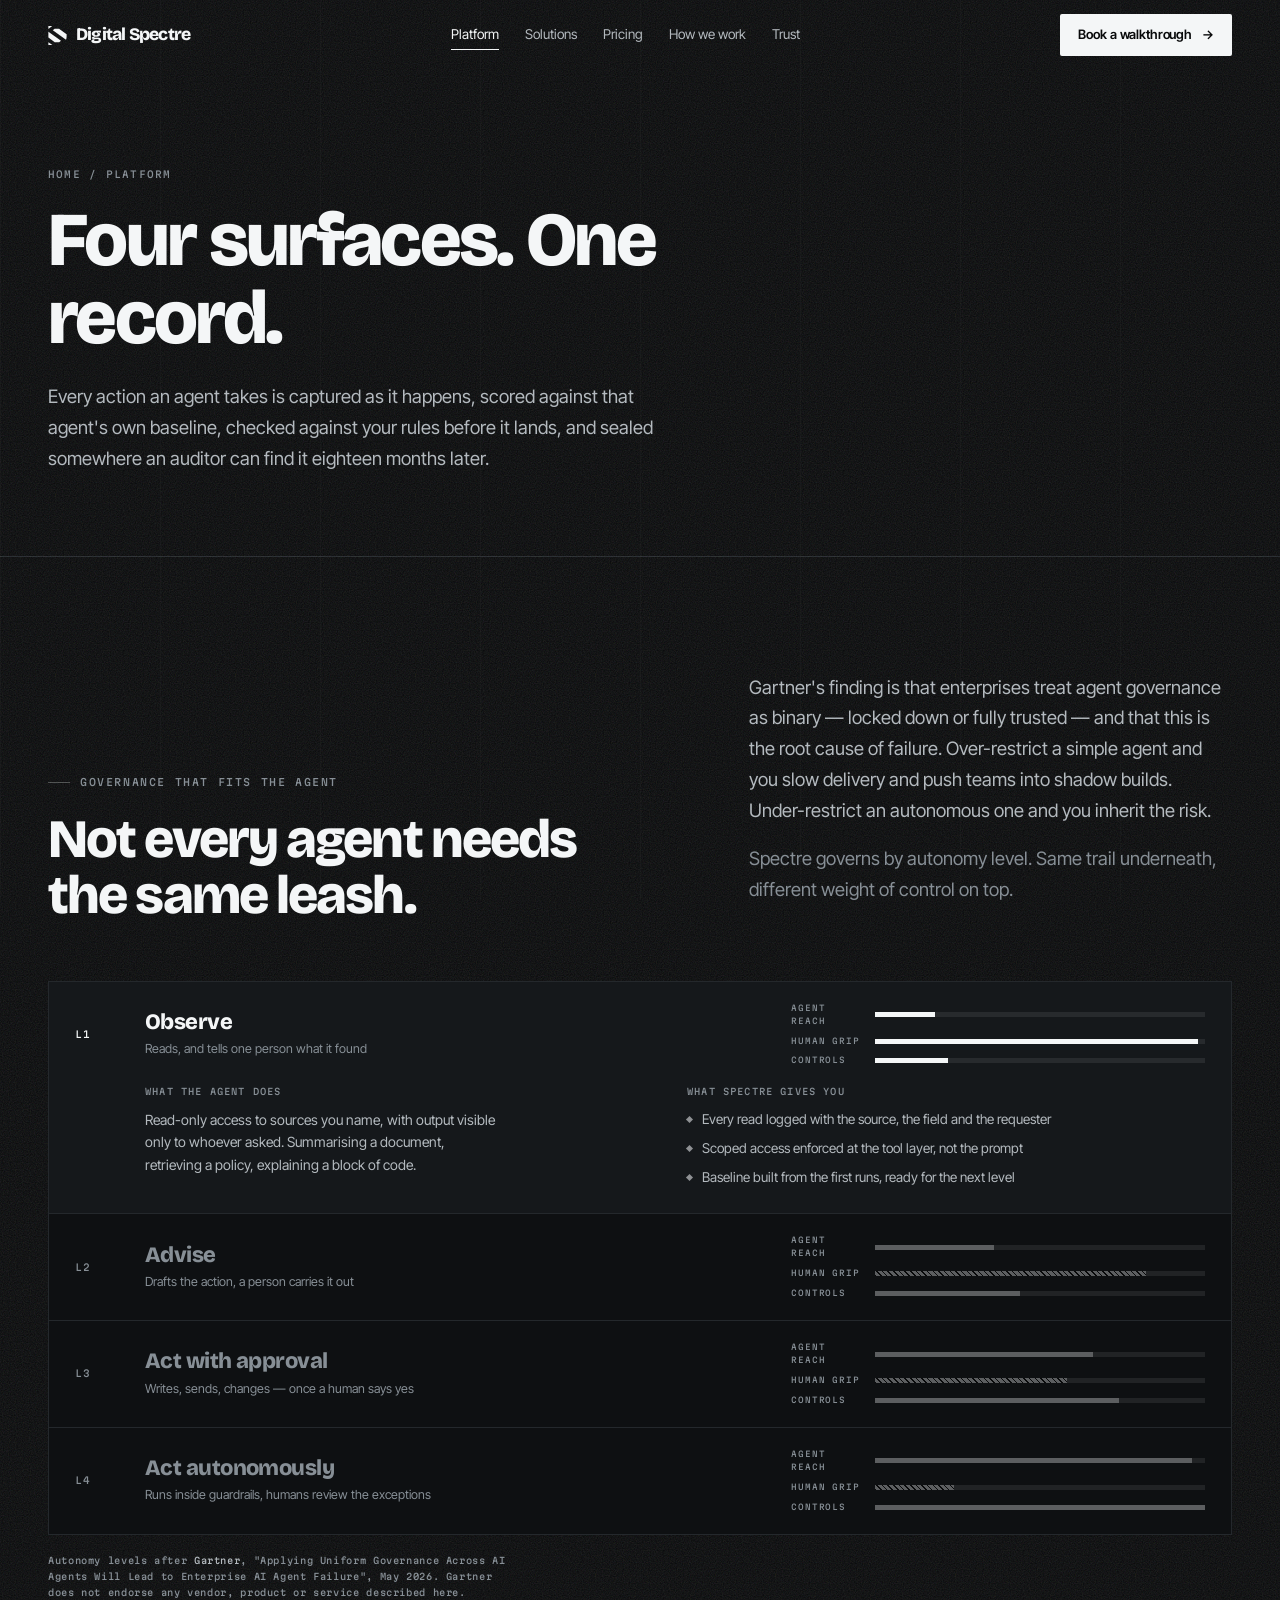
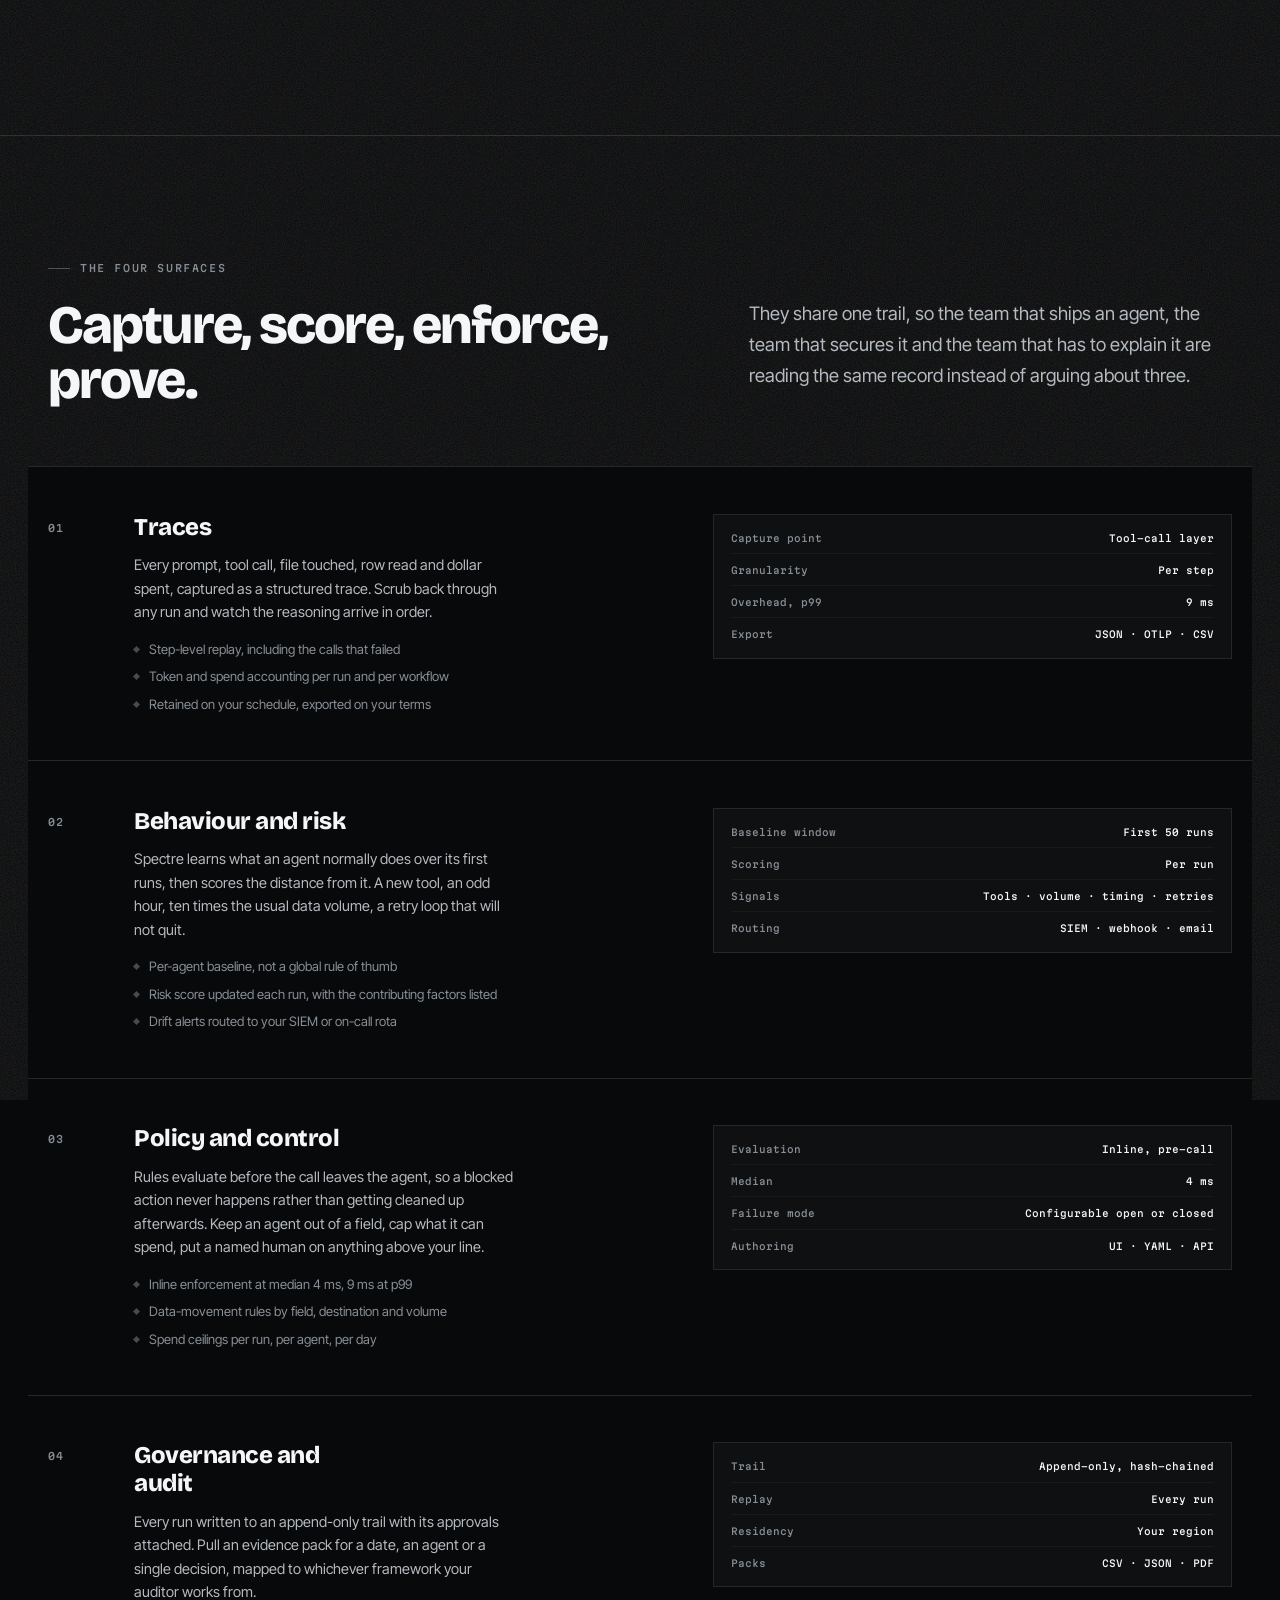
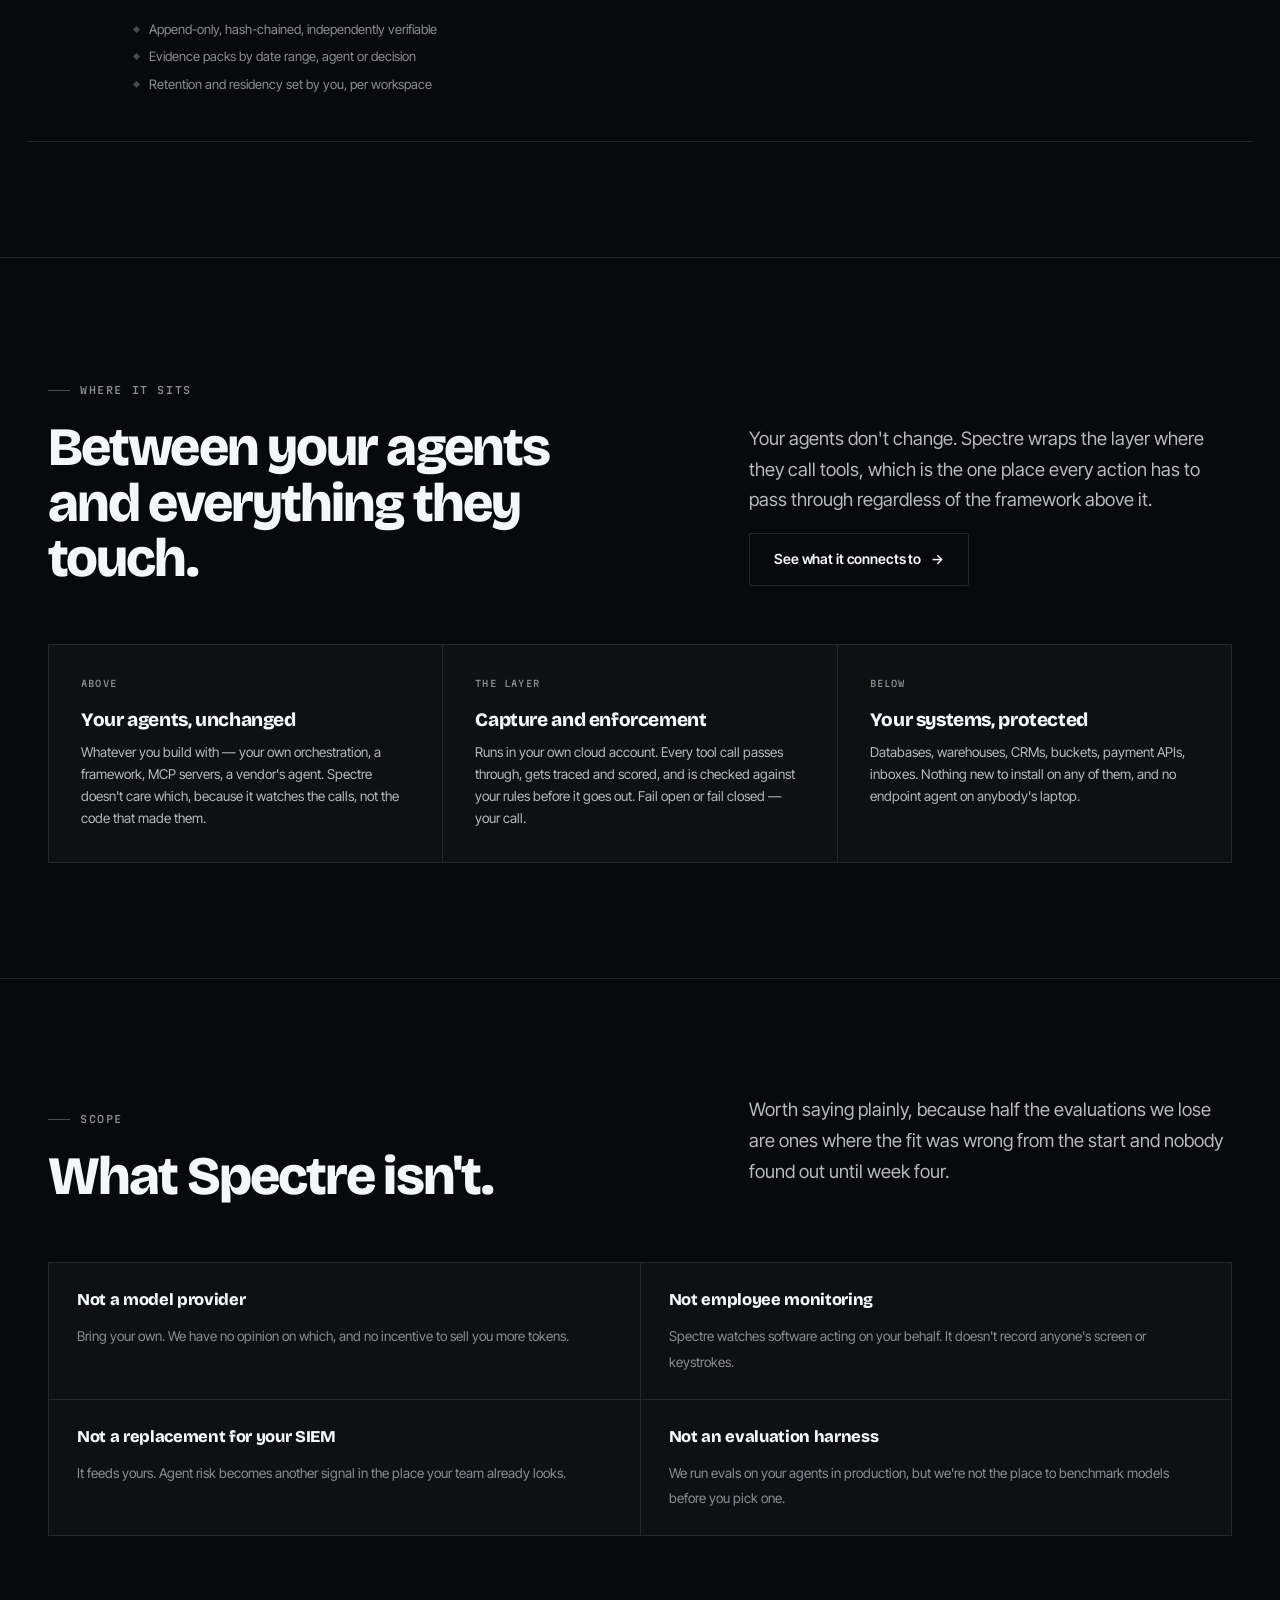
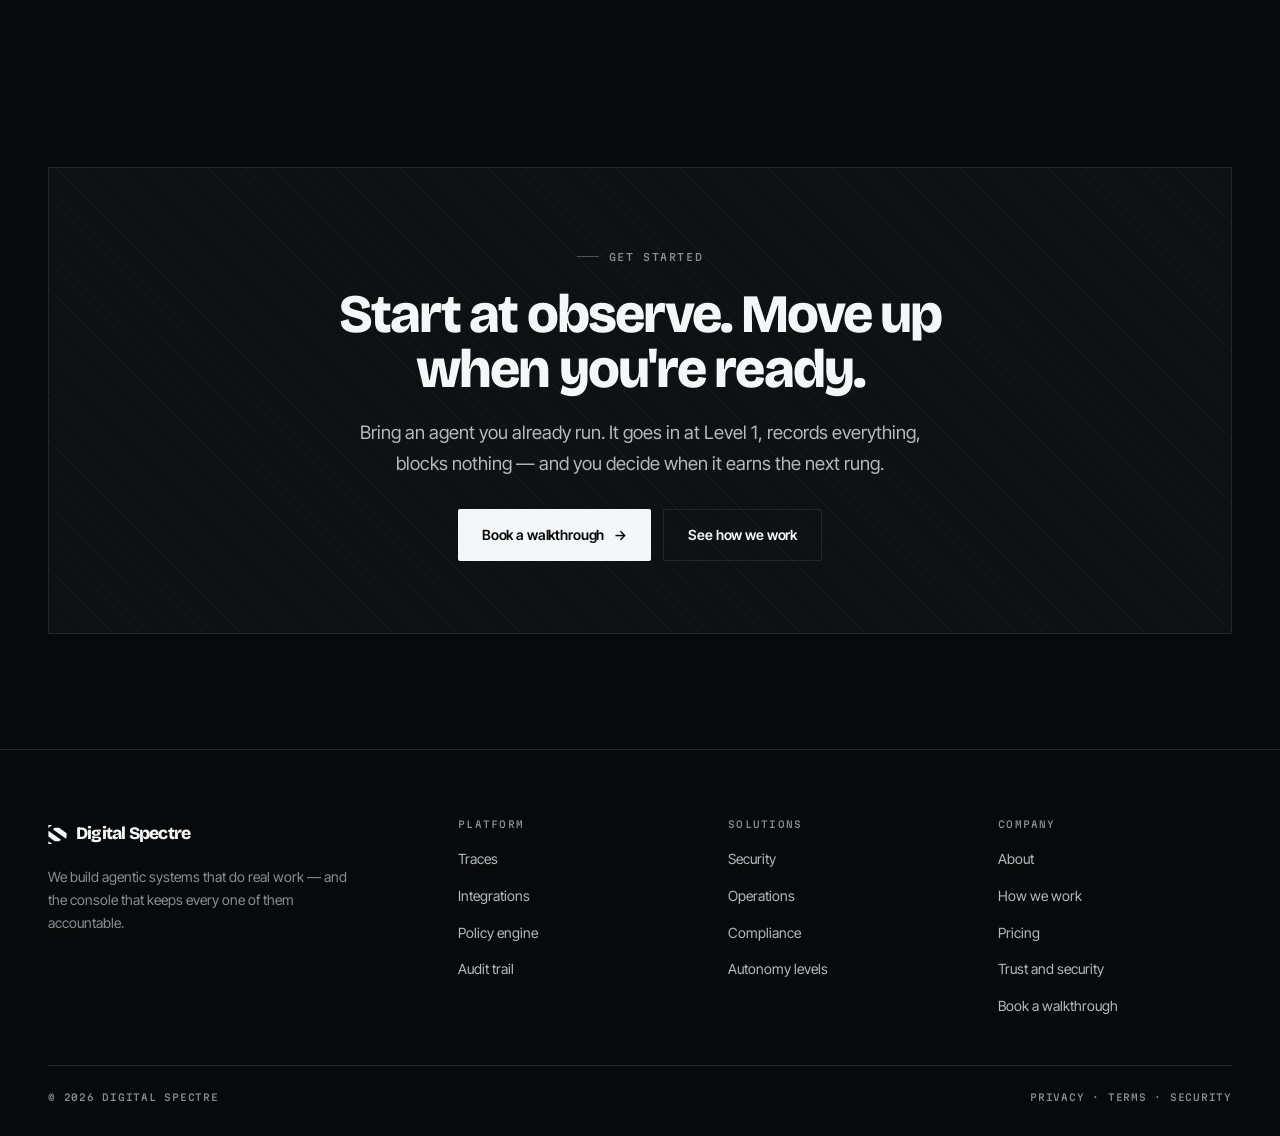
<file: docs/platform.html>
<!DOCTYPE html>
<html lang="en">
<head>
<meta charset="utf-8">
<meta http-equiv="Content-Security-Policy" content="default-src 'self'; base-uri 'none'; object-src 'none'; script-src 'self' 'sha256-tfDmUcBKmjOteTMMR63JQ+PwPQFhXSpaKWc2g50fxy8='; style-src 'self' 'unsafe-inline'; font-src 'self'; img-src 'self' data:; connect-src 'self'; form-action 'none'; upgrade-insecure-requests">
<meta name="referrer" content="strict-origin-when-cross-origin">
<meta name="viewport" content="width=device-width, initial-scale=1">
<meta name="theme-color" content="#08090A">
  <link rel="icon" href="favicon.svg" type="image/svg+xml">
  <link rel="alternate icon" href="icon-192.png" type="image/png" sizes="192x192">
  <link rel="apple-touch-icon" href="apple-touch-icon.png">
  <link rel="manifest" href="site.webmanifest">
<title>Platform — Digital Spectre</title>
  <link rel="canonical" href="https://www.digitalspectre.com/platform.html">
  <meta property="og:type" content="website">
  <meta property="og:site_name" content="Digital Spectre">
  <meta property="og:title" content="Platform — Digital Spectre">
  <meta property="og:description" content="Four surfaces, one record. Traces on every step, risk scored against each agent's own baseline, policy enforced inline, and an audit trail that answers the question months later.">
  <meta property="og:url" content="https://www.digitalspectre.com/platform.html">
  <meta property="og:image" content="https://www.digitalspectre.com/og-image.png">
  <meta property="og:image:width" content="1200">
  <meta property="og:image:height" content="630">
  <meta name="twitter:card" content="summary_large_image">
  <meta name="twitter:title" content="Platform — Digital Spectre">
  <meta name="twitter:description" content="Four surfaces, one record. Traces on every step, risk scored against each agent's own baseline, policy enforced inline, and an audit trail that answers the question months later.">
  <meta name="twitter:image" content="https://www.digitalspectre.com/og-image.png">
<meta name="description" content="Four surfaces, one record. Traces on every step, risk scored against each agent's own baseline, policy enforced inline, and an audit trail that answers the question months later.">
<link rel="preload" href="fonts/bricolage-grotesque.woff2" as="font" type="font/woff2" crossorigin>
<link rel="preload" href="fonts/inter-tight.woff2" as="font" type="font/woff2" crossorigin>
<link rel="stylesheet" href="site.css">
<style>

.phead .lede{max-width:56ch}

@keyframes grain{0%{transform:translate(0,0)}17%{transform:translate(-3%,-2%)}
  34%{transform:translate(2%,-4%)}51%{transform:translate(-2%,3%)}
  68%{transform:translate(3%,1%)}85%{transform:translate(-1%,-3%)}100%{transform:translate(0,0)}}
.mono{font-family:var(--font-mono);font-size:11px;letter-spacing:.06em}
.nav-links a:hover::after,.nav-links a.here::after{width:100%}
.nav-links a.here{color:var(--phosphor)}
@media(min-width:900px){.head{grid-template-columns:1.15fr .85fr;align-items:end;gap:48px}}
.ladder{display:grid;gap:1px;background:var(--ash);border:1px solid var(--ash)}
.rung{background:var(--carbon);transition:background .4s}
.rung.on{background:var(--slate)}
.rung-btn{display:grid;width:100%;text-align:left;padding:20px clamp(16px,2.4vw,26px);gap:16px;
  align-items:center;grid-template-columns:1fr}
@media(min-width:800px){.rung-btn{grid-template-columns:44px 1.5fr 1fr;gap:26px}}
.rung-lv{font-family:var(--font-mono);font-size:9.5px;letter-spacing:.1em;color:var(--smoke);white-space:nowrap}
.rung.on .rung-lv{color:var(--phosphor)}
.rung-name{display:block}
.rung-name b{font-family:var(--font-display);font-weight:800;font-size:clamp(17px,2vw,22px);
  letter-spacing:-.025em;color:var(--smoke);display:block;transition:color .4s;line-height:1.1}
.rung.on .rung-name b{color:var(--phosphor)}
.rung-name i{font-style:normal;font-size:12.5px;color:var(--smoke);display:block;margin-top:5px}
.meters{display:grid;gap:7px}
.meter{display:grid;grid-template-columns:74px 1fr;gap:10px;align-items:center;
  font-family:var(--font-mono);font-size:8px;letter-spacing:.1em;text-transform:uppercase;color:var(--smoke)}
.meter-t{height:5px;background:var(--w08);position:relative;overflow:hidden}
.meter-t i{position:absolute;left:0;top:0;bottom:0;background:var(--w28);width:0;
  transition:width .7s var(--ease)}
.rung.on .meter-t i{background:var(--phosphor)}
.meter-t.hatch i{background-image:repeating-linear-gradient(45deg,var(--void) 0 1px,transparent 1px 4px)}
.rung-body{max-height:0;overflow:hidden;transition:max-height .6s var(--ease),opacity .4s;opacity:0}
.rung.on .rung-body{max-height:460px;opacity:1}
.rung-in{padding:0 clamp(16px,2.4vw,26px) 26px;display:grid;gap:24px}
@media(min-width:800px){.rung-in{grid-template-columns:1fr 1fr;padding-left:calc(44px + 26px + 26px)}}
.rung-in .hlab{line-height:1.02;max-width:none;font-family:var(--font-mono);font-size:9px;font-weight:500;letter-spacing:.13em;
  text-transform:uppercase;color:var(--smoke);margin:0 0 12px}
.rung-in p{font-size:14px;margin:0;max-width:44ch}
.rung-in ul{list-style:none;margin:0;padding:0;display:grid;gap:9px}
.rung-in li{font-size:13.5px;color:var(--vapor);display:flex;gap:10px;align-items:flex-start;line-height:1.5}
.rung-in li::before{content:"";width:5px;height:5px;background:var(--w55);flex:0 0 auto;
  margin-top:8px;transform:rotate(45deg)}
.ladder-src{margin-top:18px;font-family:var(--font-mono);font-size:9px;letter-spacing:.07em;
  color:var(--smoke);line-height:1.8;max-width:78ch}
.ladder-src b{color:var(--vapor);font-weight:500}
.surf{display:grid;gap:1px;background:var(--ash);margin-left:calc(-1 * var(--rowpad));margin-right:calc(-1 * var(--rowpad));border-top:1px solid var(--ash);
  border-bottom:1px solid var(--ash)}
.surface{background:var(--void);display:grid;gap:22px;padding:clamp(30px,3.6vw,48px) var(--rowpad);
  transition:background .4s}
@media(min-width:900px){
  .surface{grid-template-columns:52px 1.05fr 1fr;gap:34px;align-items:start}
}
.surface:hover{background:var(--carbon)}
.surface .sx{font-family:var(--font-mono);font-size:10px;letter-spacing:.1em;color:var(--smoke);padding-top:6px}
.surface h3{margin-bottom:12px;max-width:15ch}
.surface p{font-size:14.5px;margin:0 0 16px;max-width:48ch}
.surface ul{list-style:none;margin:0;padding:0;display:grid;gap:8px}
.surface li{font-size:13px;color:var(--smoke);display:flex;gap:10px;align-items:flex-start;line-height:1.5}
.surface li::before{content:"";width:5px;height:5px;background:var(--w28);flex:0 0 auto;
  margin-top:7px;transform:rotate(45deg)}
.spec{border:1px solid var(--ash);background:var(--carbon);padding:16px 17px;
  font-family:var(--font-mono);font-size:9.5px;color:var(--smoke);display:grid;gap:9px;line-height:1.5}
.spec div{display:flex;justify-content:space-between;gap:14px;padding-bottom:8px;
  border-bottom:1px solid var(--w04)}
.spec div:last-child{border-bottom:0;padding-bottom:0}
.spec b{color:var(--phosphor);font-weight:500;text-align:right}
.arch{display:grid;gap:1px;background:var(--ash);border:1px solid var(--ash)}
@media(min-width:820px){.arch{grid-template-columns:repeat(3,1fr)}}
.layer{background:var(--carbon);padding:clamp(22px,2.8vw,32px);position:relative;overflow:hidden}
.layer::after{content:"";position:absolute;top:0;left:-100%;width:100%;height:1px;
  background:linear-gradient(90deg,transparent,var(--phosphor),transparent);transition:left .8s var(--ease)}
.layer:hover::after{left:100%}
.layer .lx{font-family:var(--font-mono);font-size:9px;letter-spacing:.13em;text-transform:uppercase;
  color:var(--smoke);display:block;margin-bottom:18px}
.layer h3{font-size:19px;margin-bottom:11px}
.layer p{font-size:13.5px;margin:0;color:var(--vapor)}
.nots{display:grid;gap:1px;background:var(--ash);border:1px solid var(--ash)}
@media(min-width:760px){.nots{grid-template-columns:1fr 1fr}}
.not{background:var(--carbon);padding:24px clamp(20px,2.6vw,28px)}
.not b{font-family:var(--font-display);font-weight:800;font-size:16.5px;letter-spacing:-.02em;
  color:var(--phosphor);display:block;margin-bottom:9px}
.not span{font-size:13.5px;color:var(--smoke);line-height:1.55}
.cta>*{position:relative}
@media(min-width:820px){.foot-grid{grid-template-columns:1.6fr 1fr 1fr 1fr}}
@media(max-width:960px){
  .nav-links{display:none}
  .burger{display:flex}
}
@media(max-width:560px){
  .nav-cta .btn{padding:9px 14px;font-size:12.5px}
}
@media(prefers-reduced-motion:reduce){
  *,*::before,*::after{animation-duration:.001ms!important;animation-iteration-count:1!important;
    transition-duration:.001ms!important;scroll-behavior:auto!important}
  .rv{opacity:1;transform:none}
  .field::after{display:none}
}
</style>
</head>
<body>
<div class="field" aria-hidden="true"></div>

<header class="nav" id="nav">
  <div class="wrap nav-in">
    <a href="index.html" class="brand"><svg class="brand-mark" viewBox="0 0 96 100" fill="currentColor" aria-hidden="true" focusable="false"><polygon points="0,0 20,0 0,16"/><path d="M32.76,15L56,15L96,43.57L96,55.4C96,61 94.6,68 92.74,72.1L23.34,22.53Z"/><polygon points="0,30 66.5,77.5 57.12,85 33.7,85 0,60.93"/><polygon points="0,85 21,100 0,100"/></svg>Digital Spectre</a>
    <nav class="nav-links">
      <a href="platform.html" class="here">Platform</a>
      <a href="solutions.html">Solutions</a>
      <a href="pricing.html">Pricing</a>
      <a href="how-we-work.html">How we work</a>
      <a href="trust.html">Trust</a>
    </nav>
    <div class="nav-cta">
      <a href="contact.html" class="btn btn--solid">Book a walkthrough <span class="arw">→</span></a>
      <button class="burger" aria-label="Open menu"><span></span></button>
    </div>
  </div>
</header>

<main>

<section class="phead">
  <div class="wrap">
    <span class="crumb"><a href="index.html">Home</a> / Platform</span>
    <h1>Four surfaces. One record.</h1>
    <p class="lede">Every action an agent takes is captured as it happens, scored against that agent's own baseline, checked against your rules before it lands, and sealed somewhere an auditor can find it eighteen months later.</p>
  </div>
</section>

<section class="sec" id="autonomy">
  <div class="wrap">
    <div class="head rv">
      <div>
        <span class="eyebrow">Governance that fits the agent</span>
        <h2>Not every agent needs the same leash.</h2>
      </div>
      <div>
        <p class="lede">Gartner's finding is that enterprises treat agent governance as binary — locked down or fully trusted — and that this is the root cause of failure. Over-restrict a simple agent and you slow delivery and push teams into shadow builds. Under-restrict an autonomous one and you inherit the risk.</p>
        <p class="lede dim">Spectre governs by autonomy level. Same trail underneath, different weight of control on top.</p>
      </div>
    </div>

    <div class="ladder rv" id="ladder">

      <article class="rung on" data-autonomy="18" data-human="98" data-gov="22">
        <button class="rung-btn" aria-expanded="true">
          <span class="rung-lv">L1</span>
          <span class="rung-name"><b>Observe</b><i>Reads, and tells one person what it found</i></span>
          <span class="meters">
            <span class="meter"><span>Agent reach</span><span class="meter-t"><i></i></span></span>
            <span class="meter"><span>Human grip</span><span class="meter-t hatch"><i></i></span></span>
            <span class="meter"><span>Controls</span><span class="meter-t"><i></i></span></span>
          </span>
        </button>
        <div class="rung-body">
          <div class="rung-in">
            <div>
              <h3 class="hlab">What the agent does</h3>
              <p>Read-only access to sources you name, with output visible only to whoever asked. Summarising a document, retrieving a policy, explaining a block of code.</p>
            </div>
            <div>
              <h3 class="hlab">What Spectre gives you</h3>
              <ul>
                <li>Every read logged with the source, the field and the requester</li>
                <li>Scoped access enforced at the tool layer, not the prompt</li>
                <li>Baseline built from the first runs, ready for the next level</li>
              </ul>
            </div>
          </div>
        </div>
      </article>

      <article class="rung" data-autonomy="36" data-human="82" data-gov="44">
        <button class="rung-btn" aria-expanded="false">
          <span class="rung-lv">L2</span>
          <span class="rung-name"><b>Advise</b><i>Drafts the action, a person carries it out</i></span>
          <span class="meters">
            <span class="meter"><span>Agent reach</span><span class="meter-t"><i></i></span></span>
            <span class="meter"><span>Human grip</span><span class="meter-t hatch"><i></i></span></span>
            <span class="meter"><span>Controls</span><span class="meter-t"><i></i></span></span>
          </span>
        </button>
        <div class="rung-body">
          <div class="rung-in">
            <div>
              <h3 class="hlab">What the agent does</h3>
              <p>Produces recommendations, drafts and proposed actions. Still no write access anywhere. The risk moves from data exposure to influence — a confident wrong answer that a tired reviewer waves through.</p>
            </div>
            <div>
              <h3 class="hlab">What Spectre gives you</h3>
              <ul>
                <li>Accuracy and hallucination evals run against real traffic</li>
                <li>Reliance tracking — how often its drafts go out unedited</li>
                <li>Output quality scored per workflow, not per model</li>
              </ul>
            </div>
          </div>
        </div>
      </article>

      <article class="rung" data-autonomy="66" data-human="58" data-gov="74">
        <button class="rung-btn" aria-expanded="false">
          <span class="rung-lv">L3</span>
          <span class="rung-name"><b>Act with approval</b><i>Writes, sends, changes — once a human says yes</i></span>
          <span class="meters">
            <span class="meter"><span>Agent reach</span><span class="meter-t"><i></i></span></span>
            <span class="meter"><span>Human grip</span><span class="meter-t hatch"><i></i></span></span>
            <span class="meter"><span>Controls</span><span class="meter-t"><i></i></span></span>
          </span>
        </button>
        <div class="rung-body">
          <div class="rung-in">
            <div>
              <h3 class="hlab">What the agent does</h3>
              <p>Writes data, sends communications, changes configuration — but only after explicit approval, every time. Gartner's warning here is approval fatigue: under time pressure, review degrades into clicking yes, and you are left with a false sense of safety over a wider attack surface.</p>
            </div>
            <div>
              <h3 class="hlab">What Spectre gives you</h3>
              <ul>
                <li>Approval queue with the reasons attached, not just the request</li>
                <li>Fatigue signals — approval latency, batch-approve rate, who never says no</li>
                <li>A named approver on the record for every action that landed</li>
              </ul>
            </div>
          </div>
        </div>
      </article>

      <article class="rung" data-autonomy="96" data-human="24" data-gov="100">
        <button class="rung-btn" aria-expanded="false">
          <span class="rung-lv">L4</span>
          <span class="rung-name"><b>Act autonomously</b><i>Runs inside guardrails, humans review the exceptions</i></span>
          <span class="meters">
            <span class="meter"><span>Agent reach</span><span class="meter-t"><i></i></span></span>
            <span class="meter"><span>Human grip</span><span class="meter-t hatch"><i></i></span></span>
            <span class="meter"><span>Controls</span><span class="meter-t"><i></i></span></span>
          </span>
        </button>
        <div class="rung-body">
          <div class="rung-in">
            <div>
              <h3 class="hlab">What the agent does</h3>
              <p>Executes on its own inside defined limits. People review exceptions, audit logs and aggregate outcomes rather than individual decisions — because the agent now acts faster than anyone can watch. Accountability still sits with you.</p>
            </div>
            <div>
              <h3 class="hlab">What Spectre gives you</h3>
              <ul>
                <li>Circuit breakers that halt the agent on a threshold breach</li>
                <li>Rollback to the last known-good state, per run</li>
                <li>Continuous monitoring against baseline, with a named owner per agent</li>
              </ul>
            </div>
          </div>
        </div>
      </article>

    </div>

    <p class="ladder-src rv">Autonomy levels after <b>Gartner</b>, "Applying Uniform Governance Across AI Agents Will Lead to Enterprise AI Agent Failure", May 2026. Gartner does not endorse any vendor, product or service described here.</p>
  </div>
</section>

<hr class="rule">

<section class="sec" id="surfaces">
  <div class="wrap">
    <div class="head rv">
      <div>
        <span class="eyebrow">The four surfaces</span>
        <h2>Capture, score, enforce, prove.</h2>
      </div>
      <div><p class="lede">They share one trail, so the team that ships an agent, the team that secures it and the team that has to explain it are reading the same record instead of arguing about three.</p></div>
    </div>

    <div class="surf rv">

      <article class="surface">
        <span class="sx">01</span>
        <div>
          <h3>Traces</h3>
          <p>Every prompt, tool call, file touched, row read and dollar spent, captured as a structured trace. Scrub back through any run and watch the reasoning arrive in order.</p>
          <ul>
            <li>Step-level replay, including the calls that failed</li>
            <li>Token and spend accounting per run and per workflow</li>
            <li>Retained on your schedule, exported on your terms</li>
          </ul>
        </div>
        <div class="spec">
          <div><span>Capture point</span><b>Tool-call layer</b></div>
          <div><span>Granularity</span><b>Per step</b></div>
          <div><span>Overhead, p99</span><b>9 ms</b></div>
          <div><span>Export</span><b>JSON · OTLP · CSV</b></div>
        </div>
      </article>

      <article class="surface">
        <span class="sx">02</span>
        <div>
          <h3>Behaviour and risk</h3>
          <p>Spectre learns what an agent normally does over its first runs, then scores the distance from it. A new tool, an odd hour, ten times the usual data volume, a retry loop that will not quit.</p>
          <ul>
            <li>Per-agent baseline, not a global rule of thumb</li>
            <li>Risk score updated each run, with the contributing factors listed</li>
            <li>Drift alerts routed to your SIEM or on-call rota</li>
          </ul>
        </div>
        <div class="spec">
          <div><span>Baseline window</span><b>First 50 runs</b></div>
          <div><span>Scoring</span><b>Per run</b></div>
          <div><span>Signals</span><b>Tools · volume · timing · retries</b></div>
          <div><span>Routing</span><b>SIEM · webhook · email</b></div>
        </div>
      </article>

      <article class="surface">
        <span class="sx">03</span>
        <div>
          <h3>Policy and control</h3>
          <p>Rules evaluate before the call leaves the agent, so a blocked action never happens rather than getting cleaned up afterwards. Keep an agent out of a field, cap what it can spend, put a named human on anything above your line.</p>
          <ul>
            <li>Inline enforcement at median 4 ms, 9 ms at p99</li>
            <li>Data-movement rules by field, destination and volume</li>
            <li>Spend ceilings per run, per agent, per day</li>
          </ul>
        </div>
        <div class="spec">
          <div><span>Evaluation</span><b>Inline, pre-call</b></div>
          <div><span>Median</span><b>4 ms</b></div>
          <div><span>Failure mode</span><b>Configurable open or closed</b></div>
          <div><span>Authoring</span><b>UI · YAML · API</b></div>
        </div>
      </article>

      <article class="surface">
        <span class="sx">04</span>
        <div>
          <h3>Governance and audit</h3>
          <p>Every run written to an append-only trail with its approvals attached. Pull an evidence pack for a date, an agent or a single decision, mapped to whichever framework your auditor works from.</p>
          <ul>
            <li>Append-only, hash-chained, independently verifiable</li>
            <li>Evidence packs by date range, agent or decision</li>
            <li>Retention and residency set by you, per workspace</li>
          </ul>
        </div>
        <div class="spec">
          <div><span>Trail</span><b>Append-only, hash-chained</b></div>
          <div><span>Replay</span><b>Every run</b></div>
          <div><span>Residency</span><b>Your region</b></div>
          <div><span>Packs</span><b>CSV · JSON · PDF</b></div>
        </div>
      </article>

    </div>
  </div>
</section>

<hr class="rule">

<section class="sec" id="architecture">
  <div class="wrap">
    <div class="head rv">
      <div>
        <span class="eyebrow">Where it sits</span>
        <h2>Between your agents and everything they touch.</h2>
      </div>
      <div><p class="lede">Your agents don't change. Spectre wraps the layer where they call tools, which is the one place every action has to pass through regardless of the framework above it.</p><a href="integrations.html" class="btn btn--ghost">See what it connects to <span class="arw">→</span></a></div>
    </div>

    <div class="arch rv">
      <div class="layer">
        <span class="lx">Above</span>
        <h3>Your agents, unchanged</h3>
        <p>Whatever you build with — your own orchestration, a framework, MCP servers, a vendor's agent. Spectre doesn't care which, because it watches the calls, not the code that made them.</p>
      </div>
      <div class="layer">
        <span class="lx">The layer</span>
        <h3>Capture and enforcement</h3>
        <p>Runs in your own cloud account. Every tool call passes through, gets traced and scored, and is checked against your rules before it goes out. Fail open or fail closed — your call.</p>
      </div>
      <div class="layer">
        <span class="lx">Below</span>
        <h3>Your systems, protected</h3>
        <p>Databases, warehouses, CRMs, buckets, payment APIs, inboxes. Nothing new to install on any of them, and no endpoint agent on anybody's laptop.</p>
      </div>
    </div>
  </div>
</section>

<hr class="rule">

<section class="sec">
  <div class="wrap">
    <div class="head rv">
      <div>
        <span class="eyebrow">Scope</span>
        <h2>What Spectre isn't.</h2>
      </div>
      <div><p class="lede">Worth saying plainly, because half the evaluations we lose are ones where the fit was wrong from the start and nobody found out until week four.</p></div>
    </div>

    <div class="nots rv">
      <div class="not"><b>Not a model provider</b><span>Bring your own. We have no opinion on which, and no incentive to sell you more tokens.</span></div>
      <div class="not"><b>Not employee monitoring</b><span>Spectre watches software acting on your behalf. It doesn't record anyone's screen or keystrokes.</span></div>
      <div class="not"><b>Not a replacement for your SIEM</b><span>It feeds yours. Agent risk becomes another signal in the place your team already looks.</span></div>
      <div class="not"><b>Not an evaluation harness</b><span>We run evals on your agents in production, but we're not the place to benchmark models before you pick one.</span></div>
    </div>
  </div>
</section>

<section class="sec">
  <div class="wrap">
    <div class="cta rv" id="cta">
      <span class="eyebrow" style="justify-content:center">Get started</span>
      <h2>Start at observe. Move up when you're ready.</h2>
      <p class="lede">Bring an agent you already run. It goes in at Level 1, records everything, blocks nothing — and you decide when it earns the next rung.</p>
      <div class="cta-btns">
        <a href="contact.html" class="btn btn--solid">Book a walkthrough <span class="arw">→</span></a>
        <a href="how-we-work.html" class="btn btn--ghost">See how we work</a>
      </div>
    </div>
  </div>
</section>

</main>

<footer class="foot">
  <div class="wrap">
    <div class="foot-grid">
      <div>
        <a href="index.html" class="brand"><svg class="brand-mark" viewBox="0 0 96 100" fill="currentColor" aria-hidden="true" focusable="false"><polygon points="0,0 20,0 0,16"/><path d="M32.76,15L56,15L96,43.57L96,55.4C96,61 94.6,68 92.74,72.1L23.34,22.53Z"/><polygon points="0,30 66.5,77.5 57.12,85 33.7,85 0,60.93"/><polygon points="0,85 21,100 0,100"/></svg>Digital Spectre</a>
        <p>We build agentic systems that do real work — and the console that keeps every one of them accountable.</p>
      </div>
      <div>
        <h3 class="hlab">Platform</h3>
        <ul>
          <li><a href="platform.html#surfaces">Traces</a></li>
          <li><a href="integrations.html">Integrations</a></li>
          <li><a href="platform.html#surfaces">Policy engine</a></li>
          <li><a href="platform.html#surfaces">Audit trail</a></li>
        </ul>
      </div>
      <div>
        <h3 class="hlab">Solutions</h3>
        <ul>
          <li><a href="solutions.html#roles">Security</a></li>
          <li><a href="solutions.html#roles">Operations</a></li>
          <li><a href="solutions.html#roles">Compliance</a></li>
          <li><a href="platform.html#autonomy">Autonomy levels</a></li>
        </ul>
      </div>
      <div>
        <h3 class="hlab">Company</h3>
        <ul>
          <li><a href="about.html">About</a></li>
          <li><a href="how-we-work.html">How we work</a></li>
          <li><a href="pricing.html">Pricing</a></li>
          <li><a href="trust.html">Trust and security</a></li>
          <li><a href="contact.html">Book a walkthrough</a></li>
        </ul>
      </div>
    </div>
    <div class="foot-base">
      <span>© 2026 Digital Spectre</span>
      <span><a href="privacy.html">Privacy</a> · <a href="terms.html">Terms</a> · <a href="trust.html">Security</a></span>
    </div>
  </div>
</footer>

<script src="site.js"></script>
<script>
(function(){
"use strict";
var reduce = window.matchMedia('(prefers-reduced-motion: reduce)').matches;

var rungs = Array.prototype.slice.call(document.querySelectorAll('.rung'));

function paint(rung){
  var vals = [
    parseInt(rung.getAttribute('data-autonomy'), 10),
    parseInt(rung.getAttribute('data-human'), 10),
    parseInt(rung.getAttribute('data-gov'), 10)
  ];
  rung.querySelectorAll('.meter-t i').forEach(function(bar, i){
    bar.style.width = vals[i] + '%';
  });
}

function openRung(i){
  rungs.forEach(function(r, k){
    var on = k === i;
    r.classList.toggle('on', on);
    r.querySelector('.rung-btn').setAttribute('aria-expanded', on ? 'true' : 'false');
  });
}

rungs.forEach(function(r, i){
  r.querySelector('.rung-btn').addEventListener('click', function(){ openRung(i); });
});

var ladder = document.getElementById('ladder');
if(!('IntersectionObserver' in window) || reduce){
  rungs.forEach(paint);
} else {
  var lio = new IntersectionObserver(function(es){
    es.forEach(function(e){
      if(!e.isIntersecting) return;
      rungs.forEach(function(r, i){ setTimeout(function(){ paint(r); }, 140 * i); });
      lio.unobserve(e.target);
    });
  }, {threshold:.25});
  lio.observe(ladder);
}
})();
</script>
</body>
</html>
</file>
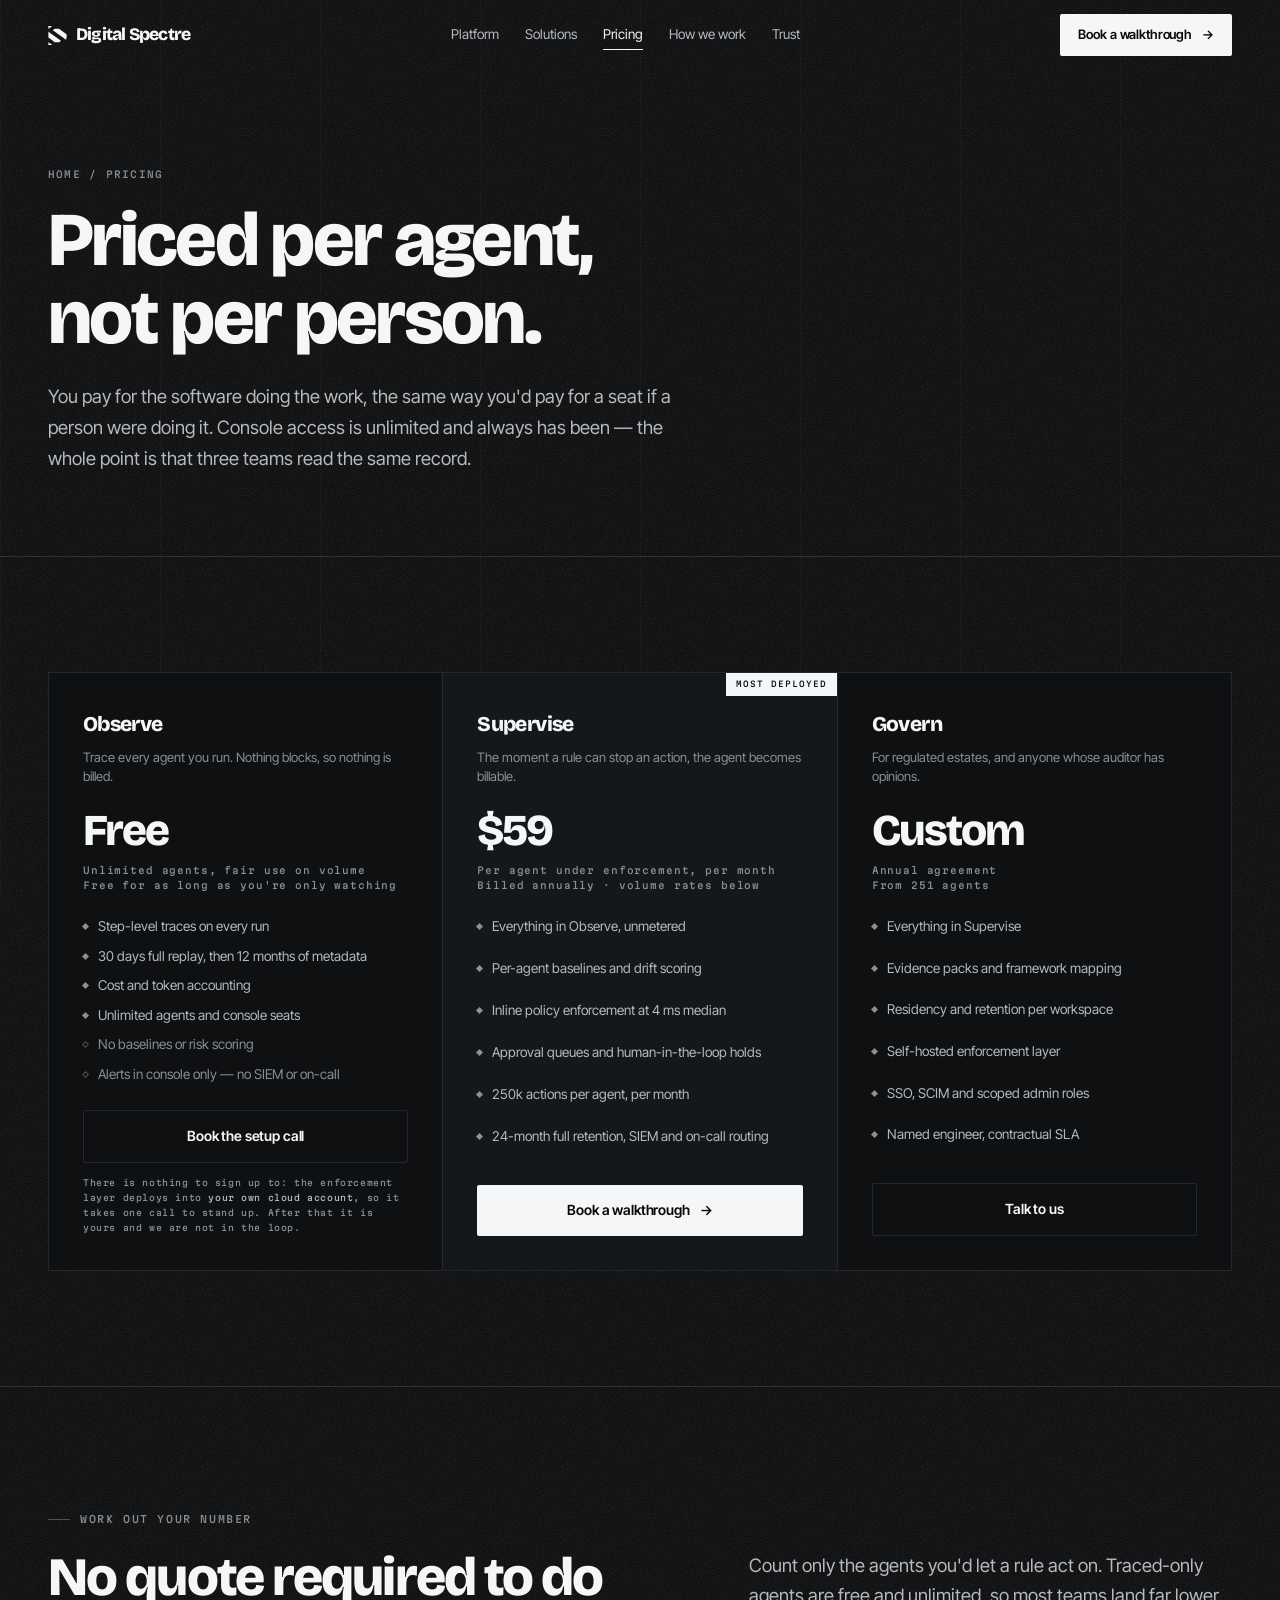
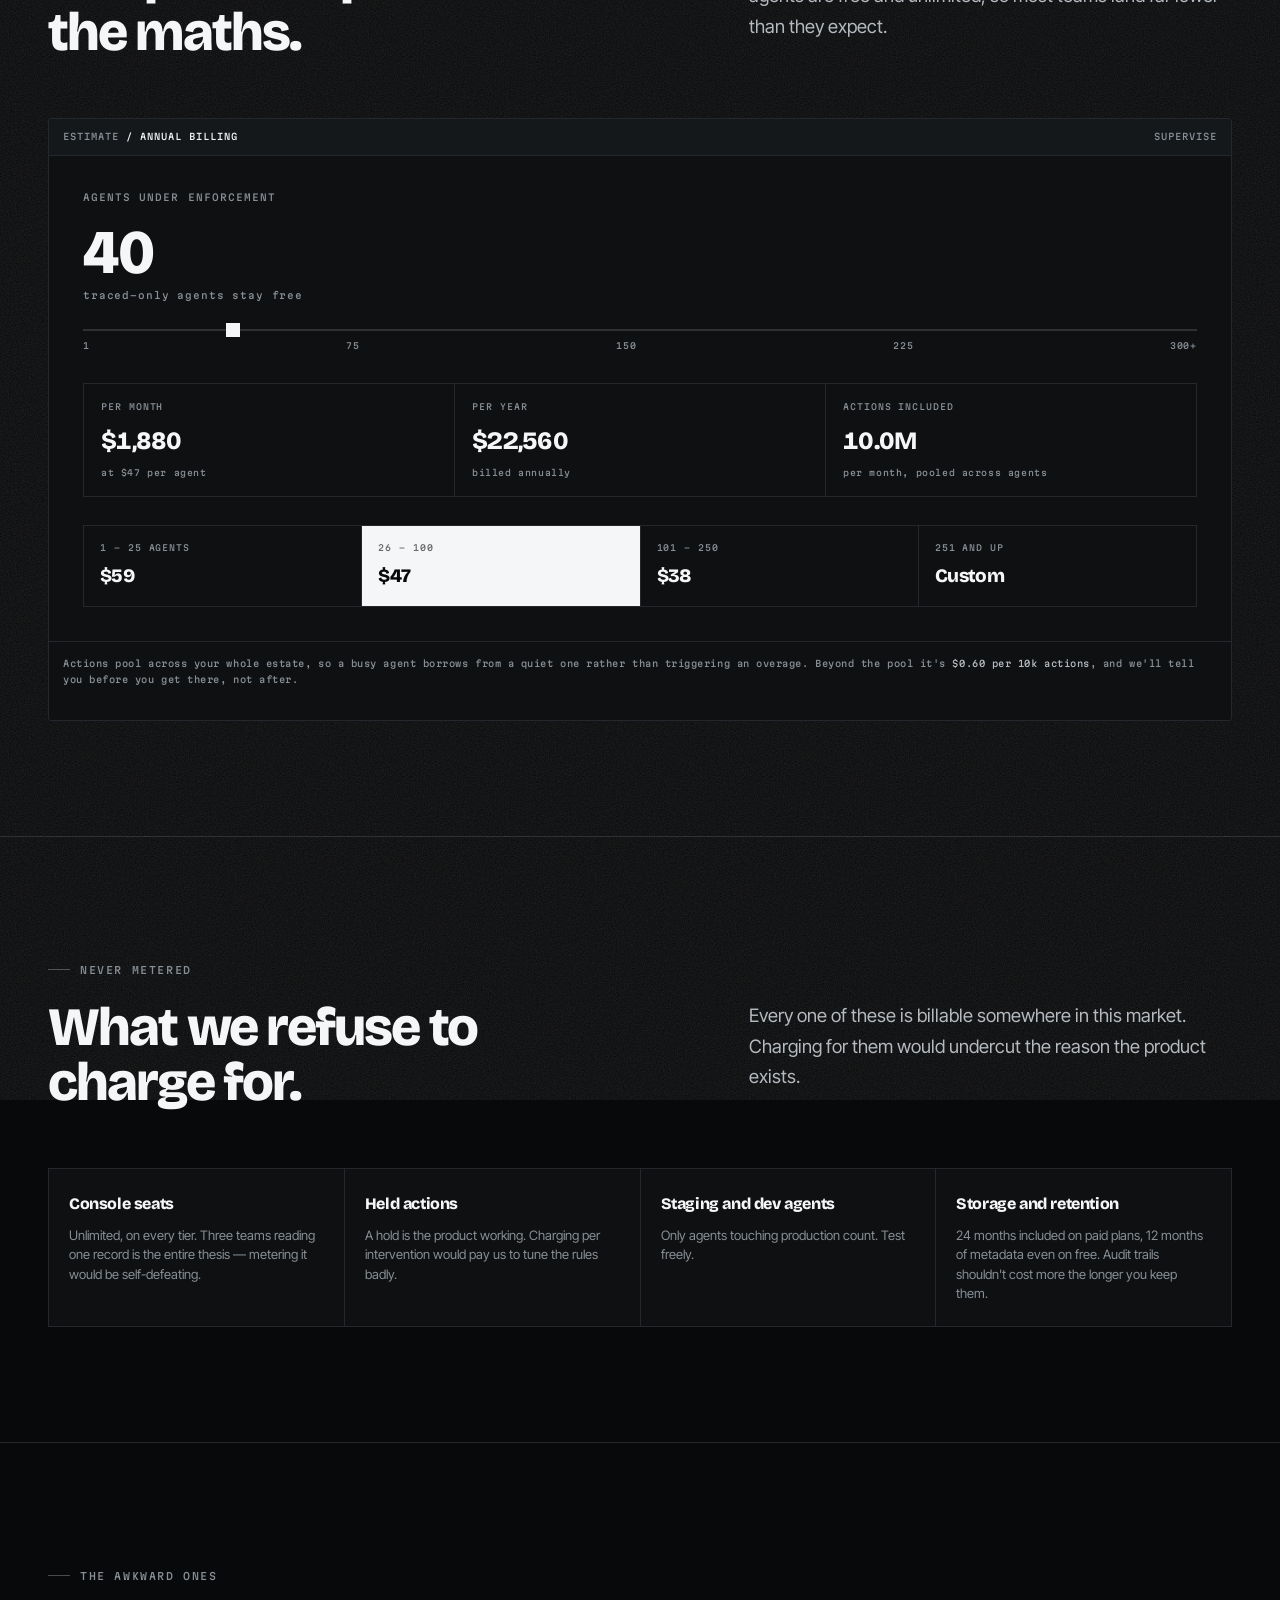
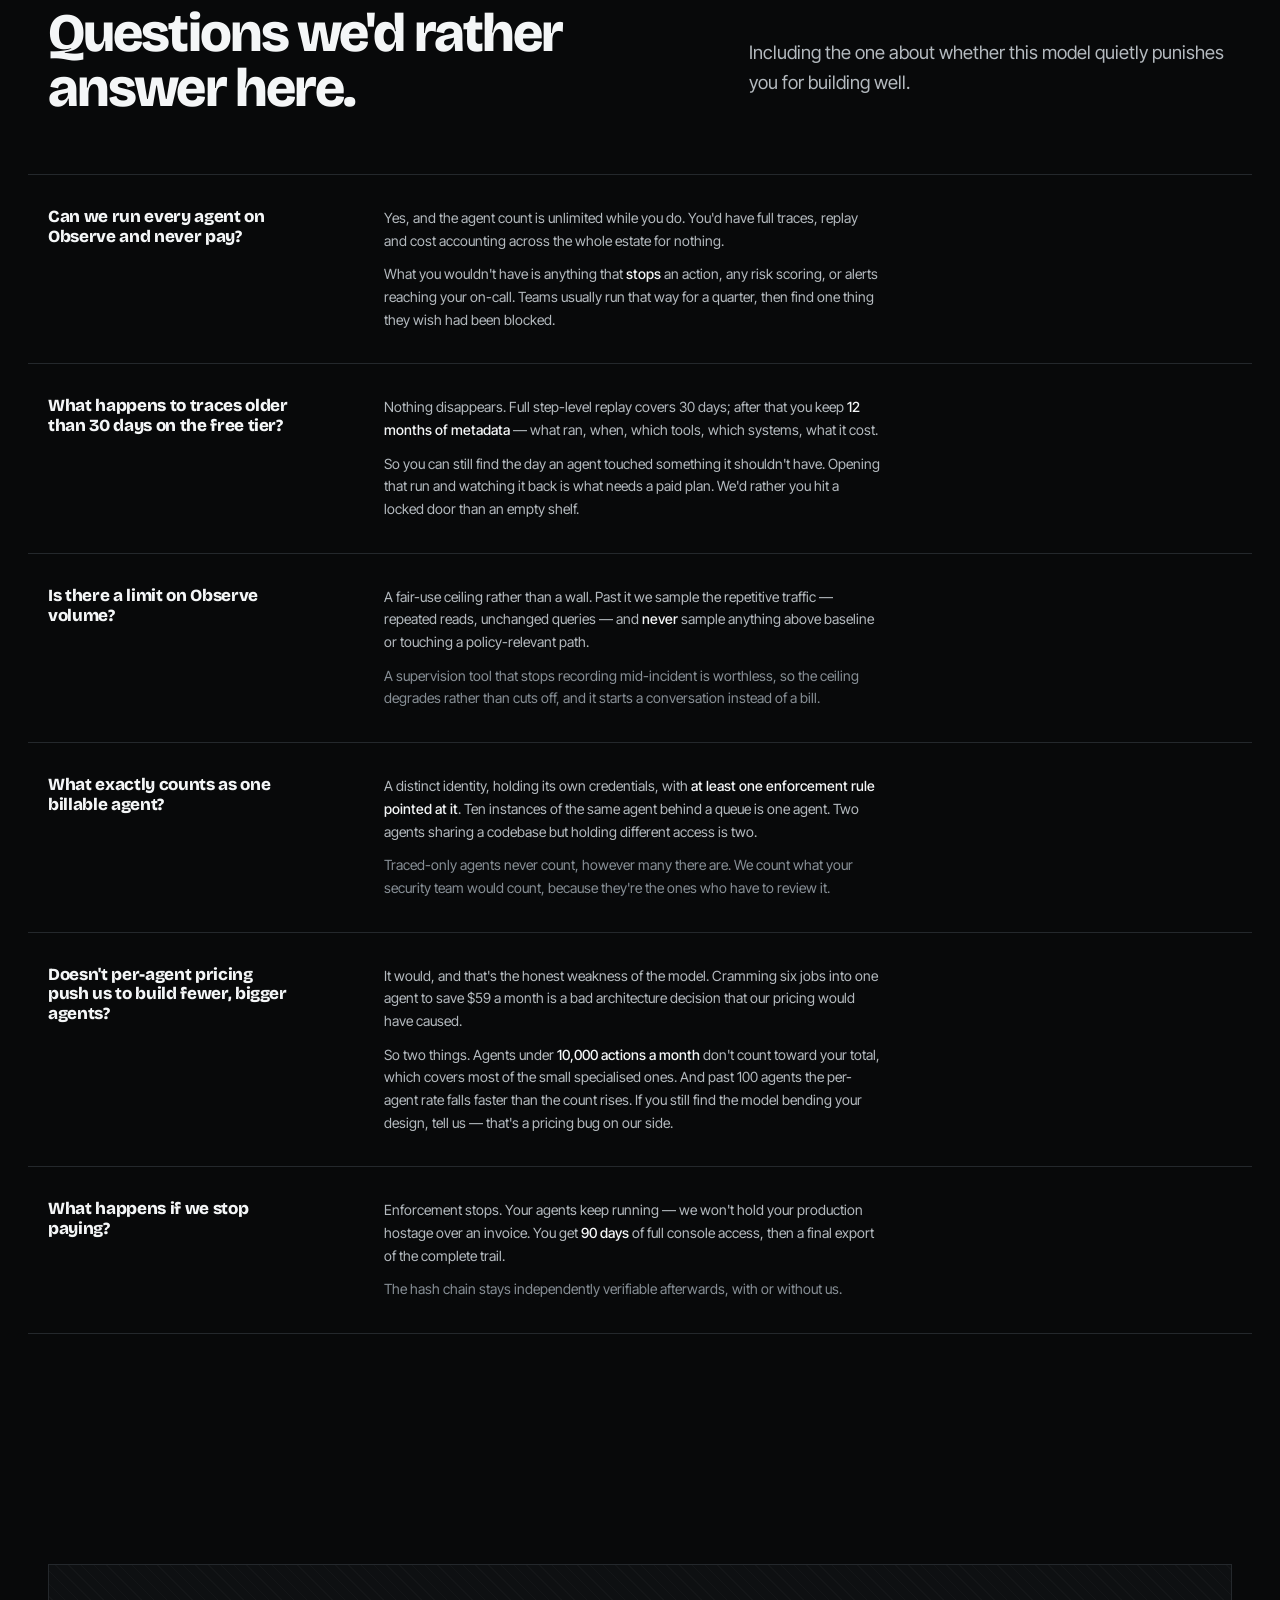
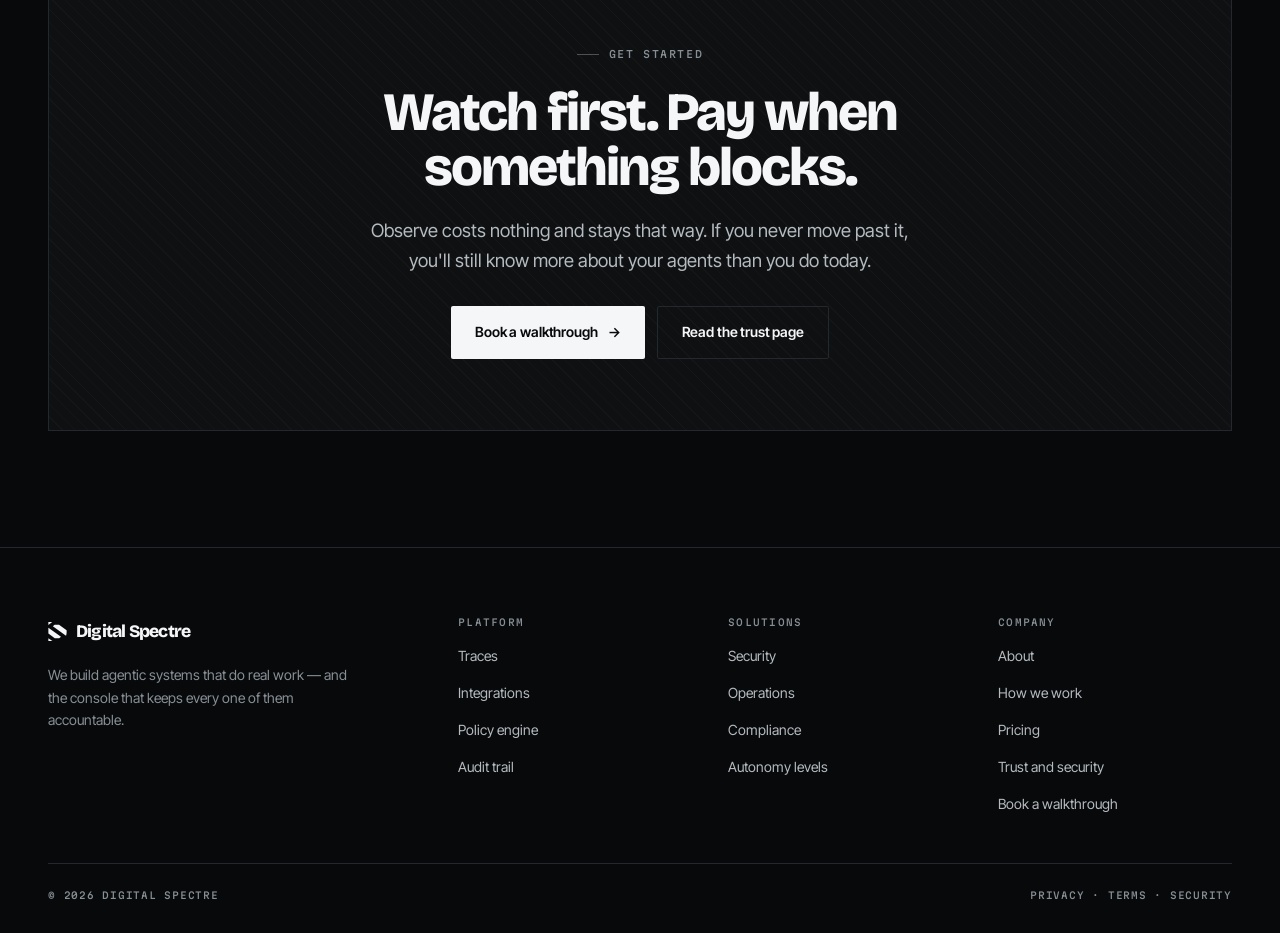
<file: docs/pricing.html>
<!DOCTYPE html>
<html lang="en">
<head>
<meta charset="utf-8">
<meta http-equiv="Content-Security-Policy" content="default-src 'self'; base-uri 'none'; object-src 'none'; script-src 'self' 'sha256-nvUefmWETUy719z3az/FAhN6scB7UxWrOsUV7xIGWgw='; style-src 'self' 'unsafe-inline'; font-src 'self'; img-src 'self' data:; connect-src 'self'; form-action 'none'; upgrade-insecure-requests">
<meta name="referrer" content="strict-origin-when-cross-origin">
<meta name="viewport" content="width=device-width, initial-scale=1">
<meta name="theme-color" content="#08090A">
  <link rel="icon" href="favicon.svg" type="image/svg+xml">
  <link rel="alternate icon" href="icon-192.png" type="image/png" sizes="192x192">
  <link rel="apple-touch-icon" href="apple-touch-icon.png">
  <link rel="manifest" href="site.webmanifest">
<title>Pricing — Digital Spectre</title>
  <link rel="canonical" href="https://www.digitalspectre.com/pricing.html">
  <meta property="og:type" content="website">
  <meta property="og:site_name" content="Digital Spectre">
  <meta property="og:title" content="Pricing — Digital Spectre">
  <meta property="og:description" content="Free to observe, unlimited agents. You pay per agent once a rule can stop an action. Unlimited console seats on every tier.">
  <meta property="og:url" content="https://www.digitalspectre.com/pricing.html">
  <meta property="og:image" content="https://www.digitalspectre.com/og-image.png">
  <meta property="og:image:width" content="1200">
  <meta property="og:image:height" content="630">
  <meta name="twitter:card" content="summary_large_image">
  <meta name="twitter:title" content="Pricing — Digital Spectre">
  <meta name="twitter:description" content="Free to observe, unlimited agents. You pay per agent once a rule can stop an action. Unlimited console seats on every tier.">
  <meta name="twitter:image" content="https://www.digitalspectre.com/og-image.png">
<meta name="description" content="Free to observe, unlimited agents. You pay per agent once a rule can stop an action. Unlimited console seats on every tier.">
<link rel="preload" href="fonts/bricolage-grotesque.woff2" as="font" type="font/woff2" crossorigin>
<link rel="preload" href="fonts/inter-tight.woff2" as="font" type="font/woff2" crossorigin>
<link rel="stylesheet" href="site.css">
<style>

@keyframes grain{0%{transform:translate(0,0)}17%{transform:translate(-3%,-2%)}
  34%{transform:translate(2%,-4%)}51%{transform:translate(-2%,3%)}
  68%{transform:translate(3%,1%)}85%{transform:translate(-1%,-3%)}100%{transform:translate(0,0)}}
.nav-links a:hover::after,.nav-links a.here::after{width:100%}
.nav-links a.here{color:var(--phosphor)}
@media(min-width:900px){.head{grid-template-columns:1.15fr .85fr;align-items:end;gap:48px}}
.tiers{display:grid;gap:1px;background:var(--ash);border:1px solid var(--ash)}
@media(min-width:900px){.tiers{grid-template-columns:repeat(3,1fr)}}
.tier{background:var(--carbon);padding:clamp(24px,3vw,34px);display:flex;flex-direction:column;
  position:relative;overflow:hidden}
.tier--mid{background:var(--slate)}
.tier--mid::before{content:"Most deployed";position:absolute;top:0;right:0;
  font-family:var(--font-mono);font-size:8px;letter-spacing:.12em;text-transform:uppercase;
  background:var(--phosphor);color:var(--void);padding:5px 10px;font-weight:500}
.tier .tn{font-family:var(--font-display);font-weight:800;font-size:21px;letter-spacing:-.03em;
  color:var(--phosphor);display:block;margin-bottom:7px}
.tier .td{font-size:13px;color:var(--smoke);display:block;margin-bottom:22px;line-height:1.5;min-height:3em}
.tier .amt{font-family:var(--font-display);font-weight:800;letter-spacing:-.045em;color:var(--phosphor);
  font-size:clamp(32px,4vw,44px);line-height:1;display:block}
.tier .per{font-family:var(--font-mono);font-size:9.5px;letter-spacing:.09em;color:var(--smoke);
  display:block;margin-top:10px;margin-bottom:24px;line-height:1.6;min-height:3.2em}
.tier ul{list-style:none;margin:0 0 26px;padding:0;display:grid;gap:10px;flex:1}
.tier li{font-size:13.5px;color:var(--vapor);display:flex;gap:10px;align-items:flex-start;line-height:1.45}
.tier li::before{content:"";width:5px;height:5px;background:var(--w55);flex:0 0 auto;margin-top:7px;transform:rotate(45deg)}
.tier li.off{color:var(--smoke)}
.tier li.off::before{background:transparent;border:1px solid var(--w28)}
.tier .btn{width:100%;justify-content:center}
.tier-why{font-family:var(--font-mono);font-size:8.5px;letter-spacing:.07em;color:var(--smoke);
  line-height:1.75;display:block;margin-top:13px}
.tier-why b{color:var(--vapor);font-weight:500}
.calc{border:1px solid var(--ash);background:var(--carbon);border-radius:3px;overflow:hidden}
.calc-bar{display:flex;align-items:center;justify-content:space-between;gap:12px;padding:11px 14px;
  border-bottom:1px solid var(--ash);background:var(--slate);font-family:var(--font-mono);
  font-size:9px;letter-spacing:.11em;text-transform:uppercase;color:var(--smoke)}
.calc-bar b{color:var(--phosphor);font-weight:500}
.calc-in{padding:clamp(22px,3vw,34px)}
.calc-q{font-family:var(--font-mono);font-size:9.5px;letter-spacing:.11em;text-transform:uppercase;
  color:var(--smoke);display:block;margin-bottom:16px}
.calc-n{font-family:var(--font-display);font-weight:800;letter-spacing:-.04em;color:var(--phosphor);
  font-size:clamp(38px,6vw,62px);line-height:1;display:block;margin-bottom:4px;
  font-variant-numeric:tabular-nums;font-feature-settings:'tnum' 1}
.calc-nl{font-family:var(--font-mono);font-size:9.5px;letter-spacing:.09em;color:var(--smoke);
  display:block;margin-bottom:26px}
input[type=range]{-webkit-appearance:none;appearance:none;width:100%;background:transparent;margin:0 0 8px;display:block}
input[type=range]::-webkit-slider-runnable-track{height:2px;background:var(--w14)}
input[type=range]::-moz-range-track{height:2px;background:var(--w14)}
input[type=range]::-webkit-slider-thumb{-webkit-appearance:none;appearance:none;width:14px;height:14px;
  background:var(--phosphor);margin-top:-6px;border:0;cursor:pointer;transition:transform .2s var(--ease)}
input[type=range]::-moz-range-thumb{width:14px;height:14px;background:var(--phosphor);border:0;
  border-radius:0;cursor:pointer}
input[type=range]:hover::-webkit-slider-thumb{transform:scale(1.25)}
.ticks{display:flex;justify-content:space-between;font-family:var(--font-mono);font-size:8.5px;
  letter-spacing:.09em;color:var(--smoke);margin-bottom:30px}
.calc-out{display:grid;gap:1px;background:var(--ash);border:1px solid var(--ash)}
@media(min-width:660px){.calc-out{grid-template-columns:repeat(3,1fr)}}
.out{background:var(--carbon);padding:16px 17px}
.out .k{font-family:var(--font-mono);font-size:8.5px;letter-spacing:.11em;text-transform:uppercase;
  color:var(--smoke);display:block;margin-bottom:7px}
.out .v{font-family:var(--font-display);font-weight:800;font-size:clamp(19px,2.4vw,25px);
  letter-spacing:-.03em;color:var(--phosphor);font-variant-numeric:tabular-nums;
  font-feature-settings:'tnum' 1;display:block}
.out .s{font-family:var(--font-mono);font-size:8.5px;letter-spacing:.07em;color:var(--smoke);
  display:block;margin-top:6px;line-height:1.5}
.calc-foot{padding:14px;border-top:1px solid var(--ash);font-family:var(--font-mono);font-size:9px;
  letter-spacing:.06em;color:var(--smoke);line-height:1.75}
.calc-foot b{color:var(--vapor);font-weight:500}
.ladder{display:grid;gap:1px;background:var(--ash);border:1px solid var(--ash);margin-top:28px}
@media(min-width:700px){.ladder{grid-template-columns:repeat(4,1fr)}}
.step{background:var(--carbon);padding:15px 16px;transition:background .35s}
.step.on{background:var(--phosphor)}
.step .r{font-family:var(--font-mono);font-size:8.5px;letter-spacing:.11em;text-transform:uppercase;
  color:var(--smoke);display:block;margin-bottom:6px}
.step .p{font-family:var(--font-display);font-weight:800;font-size:19px;letter-spacing:-.03em;
  color:var(--phosphor);display:block}
.step.on .r{color:rgba(8,9,10,.6)}
.step.on .p{color:var(--void)}
.free{display:grid;gap:1px;background:var(--ash);border:1px solid var(--ash)}
@media(min-width:640px){.free{grid-template-columns:1fr 1fr}}
@media(min-width:1000px){.free{grid-template-columns:repeat(4,1fr)}}
.fitem{background:var(--carbon);padding:22px 20px}
.fitem b{font-family:var(--font-display);font-weight:800;font-size:16px;letter-spacing:-.025em;
  color:var(--phosphor);display:block;margin-bottom:9px}
.fitem span{font-size:13px;color:var(--smoke);line-height:1.5;display:block}
.qa{display:grid;gap:1px;background:var(--ash);margin-left:calc(-1 * var(--rowpad));margin-right:calc(-1 * var(--rowpad));border-top:1px solid var(--ash);border-bottom:1px solid var(--ash)}
.q{background:var(--void);display:grid;gap:12px;padding:clamp(22px,2.6vw,32px) var(--rowpad);transition:background .4s}
@media(min-width:860px){.q{grid-template-columns:300px 1fr;gap:36px;align-items:start}}
.q:hover{background:var(--carbon)}
.q h3{font-size:17px;max-width:22ch}
.q p{font-size:14px;margin:0;max-width:62ch}
.q p + p{margin-top:11px}
.q b{color:var(--phosphor);font-weight:500}
.cta>*{position:relative}
@media(min-width:820px){.foot-grid{grid-template-columns:1.6fr 1fr 1fr 1fr}}
@media(max-width:960px){
  .nav-links{display:none}
  .burger{display:flex}
}
@media(max-width:560px){
  .nav-cta .btn{padding:9px 14px;font-size:12.5px}
}
@media(prefers-reduced-motion:reduce){
  *,*::before,*::after{animation-duration:.001ms!important;animation-iteration-count:1!important;
    transition-duration:.001ms!important;scroll-behavior:auto!important}
  .rv{opacity:1;transform:none}
  .field::after{display:none}
}
@media (pointer:coarse),(max-width:960px){.tier .btn{min-height:44px}}
</style>
</head>
<body>
<div class="field" aria-hidden="true"></div>

<header class="nav" id="nav">
  <div class="wrap nav-in">
    <a href="index.html" class="brand"><svg class="brand-mark" viewBox="0 0 96 100" fill="currentColor" aria-hidden="true" focusable="false"><polygon points="0,0 20,0 0,16"/><path d="M32.76,15L56,15L96,43.57L96,55.4C96,61 94.6,68 92.74,72.1L23.34,22.53Z"/><polygon points="0,30 66.5,77.5 57.12,85 33.7,85 0,60.93"/><polygon points="0,85 21,100 0,100"/></svg>Digital Spectre</a>
    <nav class="nav-links">
      <a href="platform.html">Platform</a>
      <a href="solutions.html">Solutions</a>
      <a href="pricing.html" class="here">Pricing</a>
      <a href="how-we-work.html">How we work</a>
      <a href="trust.html">Trust</a>
    </nav>
    <div class="nav-cta">
      <a href="contact.html" class="btn btn--solid">Book a walkthrough <span class="arw">→</span></a>
      <button class="burger" aria-label="Open menu"><span></span></button>
    </div>
  </div>
</header>

<main>

<section class="phead">
  <div class="wrap">
    <span class="crumb"><a href="index.html">Home</a> / Pricing</span>
    <h1>Priced per agent, not per person.</h1>
    <p class="lede">You pay for the software doing the work, the same way you'd pay for a seat if a person were doing it. Console access is unlimited and always has been — the whole point is that three teams read the same record.</p>
  </div>
</section>

<section class="sec" id="tiers">
  <div class="wrap">
    <div class="tiers rv">

      <div class="tier">
        <span class="tn">Observe</span>
        <span class="td">Trace every agent you run. Nothing blocks, so nothing is billed.</span>
        <span class="amt">Free</span>
        <span class="per">Unlimited agents, fair use on volume<br>Free for as long as you're only watching</span>
        <ul>
          <li>Step-level traces on every run</li>
          <li>30 days full replay, then 12 months of metadata</li>
          <li>Cost and token accounting</li>
          <li>Unlimited agents and console seats</li>
          <li class="off">No baselines or risk scoring</li>
          <li class="off">Alerts in console only — no SIEM or on-call</li>
        </ul>
        <a href="contact.html" class="btn btn--ghost">Book the setup call</a>
        <span class="tier-why">There is nothing to sign up to: the enforcement layer deploys into <b>your own cloud account</b>, so it takes one call to stand up. After that it is yours and we are not in the loop.</span>
      </div>

      <div class="tier tier--mid">
        <span class="tn">Supervise</span>
        <span class="td">The moment a rule can stop an action, the agent becomes billable.</span>
        <span class="amt">$59</span>
        <span class="per">Per agent under enforcement, per month<br>Billed annually · volume rates below</span>
        <ul>
          <li>Everything in Observe, unmetered</li>
          <li>Per-agent baselines and drift scoring</li>
          <li>Inline policy enforcement at 4 ms median</li>
          <li>Approval queues and human-in-the-loop holds</li>
          <li>250k actions per agent, per month</li>
          <li>24-month full retention, SIEM and on-call routing</li>
        </ul>
        <a href="contact.html" class="btn btn--solid">Book a walkthrough <span class="arw">→</span></a>
      </div>

      <div class="tier">
        <span class="tn">Govern</span>
        <span class="td">For regulated estates, and anyone whose auditor has opinions.</span>
        <span class="amt">Custom</span>
        <span class="per">Annual agreement<br>From 251 agents</span>
        <ul>
          <li>Everything in Supervise</li>
          <li>Evidence packs and framework mapping</li>
          <li>Residency and retention per workspace</li>
          <li>Self-hosted enforcement layer</li>
          <li>SSO, SCIM and scoped admin roles</li>
          <li>Named engineer, contractual SLA</li>
        </ul>
        <a href="contact.html" class="btn btn--ghost">Talk to us</a>
      </div>

    </div>
  </div>
</section>

<hr class="rule">

<section class="sec" id="calculator">
  <div class="wrap">
    <div class="head rv">
      <div>
        <span class="eyebrow">Work out your number</span>
        <h2>No quote required to do the maths.</h2>
      </div>
      <div><p class="lede">Count only the agents you'd let a rule act on. Traced-only agents are free and unlimited, so most teams land far lower than they expect.</p></div>
    </div>

    <div class="calc rv" id="calc">
      <div class="calc-bar">
        <span>Estimate <b>/ annual billing</b></span>
        <span id="tierName">Supervise</span>
      </div>

      <div class="calc-in">
        <span class="calc-q">Agents under enforcement</span>
        <span class="calc-n" id="nAgents">40</span>
        <span class="calc-nl" id="nNote">traced-only agents stay free</span>

        <input type="range" id="slider" min="1" max="300" value="40" step="1"
               aria-label="Number of agents under enforcement">
        <div class="ticks"><span>1</span><span>75</span><span>150</span><span>225</span><span>300+</span></div>

        <div class="calc-out">
          <div class="out">
            <span class="k">Per month</span>
            <span class="v" id="permonth">$1,880</span>
            <span class="s" id="rateNote">at $47 per agent</span>
          </div>
          <div class="out">
            <span class="k">Per year</span>
            <span class="v" id="peryear">$22,560</span>
            <span class="s">billed annually</span>
          </div>
          <div class="out">
            <span class="k">Actions included</span>
            <span class="v" id="actions">10.0M</span>
            <span class="s">per month, pooled across agents</span>
          </div>
        </div>

        <div class="ladder" id="ladderEl">
          <div class="step" data-lo="1" data-hi="25"><span class="r">1 – 25 agents</span><span class="p">$59</span></div>
          <div class="step" data-lo="26" data-hi="100"><span class="r">26 – 100</span><span class="p">$47</span></div>
          <div class="step" data-lo="101" data-hi="250"><span class="r">101 – 250</span><span class="p">$38</span></div>
          <div class="step" data-lo="251" data-hi="99999"><span class="r">251 and up</span><span class="p">Custom</span></div>
        </div>
      </div>

      <p class="calc-foot">Actions pool across your whole estate, so a busy agent borrows from a quiet one rather than triggering an overage. Beyond the pool it's <b>$0.60 per 10k actions</b>, and we'll tell you before you get there, not after.</p>
    </div>
  </div>
</section>

<hr class="rule">

<section class="sec">
  <div class="wrap">
    <div class="head rv">
      <div>
        <span class="eyebrow">Never metered</span>
        <h2>What we refuse to charge for.</h2>
      </div>
      <div><p class="lede">Every one of these is billable somewhere in this market. Charging for them would undercut the reason the product exists.</p></div>
    </div>

    <div class="free rv">
      <div class="fitem"><b>Console seats</b><span>Unlimited, on every tier. Three teams reading one record is the entire thesis — metering it would be self-defeating.</span></div>
      <div class="fitem"><b>Held actions</b><span>A hold is the product working. Charging per intervention would pay us to tune the rules badly.</span></div>
      <div class="fitem"><b>Staging and dev agents</b><span>Only agents touching production count. Test freely.</span></div>
      <div class="fitem"><b>Storage and retention</b><span>24 months included on paid plans, 12 months of metadata even on free. Audit trails shouldn't cost more the longer you keep them.</span></div>
    </div>
  </div>
</section>

<hr class="rule">

<section class="sec" id="questions">
  <div class="wrap">
    <div class="head rv">
      <div>
        <span class="eyebrow">The awkward ones</span>
        <h2>Questions we'd rather answer here.</h2>
      </div>
      <div><p class="lede">Including the one about whether this model quietly punishes you for building well.</p></div>
    </div>

    <div class="qa rv">

      <article class="q">
        <h3>Can we run every agent on Observe and never pay?</h3>
        <div>
          <p>Yes, and the agent count is unlimited while you do. You'd have full traces, replay and cost accounting across the whole estate for nothing.</p>
          <p>What you wouldn't have is anything that <b>stops</b> an action, any risk scoring, or alerts reaching your on-call. Teams usually run that way for a quarter, then find one thing they wish had been blocked.</p>
        </div>
      </article>

      <article class="q">
        <h3>What happens to traces older than 30 days on the free tier?</h3>
        <div>
          <p>Nothing disappears. Full step-level replay covers 30 days; after that you keep <b>12 months of metadata</b> — what ran, when, which tools, which systems, what it cost.</p>
          <p>So you can still find the day an agent touched something it shouldn't have. Opening that run and watching it back is what needs a paid plan. We'd rather you hit a locked door than an empty shelf.</p>
        </div>
      </article>

      <article class="q">
        <h3>Is there a limit on Observe volume?</h3>
        <div>
          <p>A fair-use ceiling rather than a wall. Past it we sample the repetitive traffic — repeated reads, unchanged queries — and <b>never</b> sample anything above baseline or touching a policy-relevant path.</p>
          <p class="dim">A supervision tool that stops recording mid-incident is worthless, so the ceiling degrades rather than cuts off, and it starts a conversation instead of a bill.</p>
        </div>
      </article>

      <article class="q">
        <h3>What exactly counts as one billable agent?</h3>
        <div>
          <p>A distinct identity, holding its own credentials, with <b>at least one enforcement rule pointed at it</b>. Ten instances of the same agent behind a queue is one agent. Two agents sharing a codebase but holding different access is two.</p>
          <p class="dim">Traced-only agents never count, however many there are. We count what your security team would count, because they're the ones who have to review it.</p>
        </div>
      </article>

      <article class="q">
        <h3>Doesn't per-agent pricing push us to build fewer, bigger agents?</h3>
        <div>
          <p>It would, and that's the honest weakness of the model. Cramming six jobs into one agent to save $59 a month is a bad architecture decision that our pricing would have caused.</p>
          <p>So two things. Agents under <b>10,000 actions a month</b> don't count toward your total, which covers most of the small specialised ones. And past 100 agents the per-agent rate falls faster than the count rises. If you still find the model bending your design, tell us — that's a pricing bug on our side.</p>
        </div>
      </article>

      <article class="q">
        <h3>What happens if we stop paying?</h3>
        <div>
          <p>Enforcement stops. Your agents keep running — we won't hold your production hostage over an invoice. You get <b>90 days</b> of full console access, then a final export of the complete trail.</p>
          <p class="dim">The hash chain stays independently verifiable afterwards, with or without us.</p>
        </div>
      </article>

    </div>
  </div>
</section>

<section class="sec">
  <div class="wrap">
    <div class="cta rv" id="cta">
      <span class="eyebrow" style="justify-content:center">Get started</span>
      <h2>Watch first. Pay when something blocks.</h2>
      <p class="lede">Observe costs nothing and stays that way. If you never move past it, you'll still know more about your agents than you do today.</p>
      <div class="cta-btns">
        <a href="contact.html" class="btn btn--solid">Book a walkthrough <span class="arw">→</span></a>
        <a href="trust.html" class="btn btn--ghost">Read the trust page</a>
      </div>
    </div>
  </div>
</section>

</main>

<footer class="foot">
  <div class="wrap">
    <div class="foot-grid">
      <div>
        <a href="index.html" class="brand"><svg class="brand-mark" viewBox="0 0 96 100" fill="currentColor" aria-hidden="true" focusable="false"><polygon points="0,0 20,0 0,16"/><path d="M32.76,15L56,15L96,43.57L96,55.4C96,61 94.6,68 92.74,72.1L23.34,22.53Z"/><polygon points="0,30 66.5,77.5 57.12,85 33.7,85 0,60.93"/><polygon points="0,85 21,100 0,100"/></svg>Digital Spectre</a>
        <p>We build agentic systems that do real work — and the console that keeps every one of them accountable.</p>
      </div>
      <div>
        <h3 class="hlab">Platform</h3>
        <ul>
          <li><a href="platform.html#surfaces">Traces</a></li>
          <li><a href="integrations.html">Integrations</a></li>
          <li><a href="platform.html#surfaces">Policy engine</a></li>
          <li><a href="platform.html#surfaces">Audit trail</a></li>
        </ul>
      </div>
      <div>
        <h3 class="hlab">Solutions</h3>
        <ul>
          <li><a href="solutions.html#roles">Security</a></li>
          <li><a href="solutions.html#roles">Operations</a></li>
          <li><a href="solutions.html#roles">Compliance</a></li>
          <li><a href="platform.html#autonomy">Autonomy levels</a></li>
        </ul>
      </div>
      <div>
        <h3 class="hlab">Company</h3>
        <ul>
          <li><a href="about.html">About</a></li>
          <li><a href="how-we-work.html">How we work</a></li>
          <li><a href="pricing.html">Pricing</a></li>
          <li><a href="trust.html">Trust and security</a></li>
          <li><a href="contact.html">Book a walkthrough</a></li>
        </ul>
      </div>
    </div>
    <div class="foot-base">
      <span>© 2026 Digital Spectre</span>
      <span><a href="privacy.html">Privacy</a> · <a href="terms.html">Terms</a> · <a href="trust.html">Security</a></span>
    </div>
  </div>
</footer>

<script src="site.js"></script>
<script>
(function(){
"use strict";
var reduce = window.matchMedia('(prefers-reduced-motion: reduce)').matches;

var BANDS = [
  { lo:1,   hi:25,    rate:59 },
  { lo:26,  hi:100,   rate:47 },
  { lo:101, hi:250,   rate:38 },
  { lo:251, hi:99999, rate:null }   
];
var ACTIONS_PER_AGENT = 250000;

var slider = document.getElementById('slider');
var nAgents = document.getElementById('nAgents');
var nNote = document.getElementById('nNote');
var permonth = document.getElementById('permonth');
var peryear = document.getElementById('peryear');
var rateNote = document.getElementById('rateNote');
var actionsEl = document.getElementById('actions');
var tierName = document.getElementById('tierName');
var steps = Array.prototype.slice.call(document.querySelectorAll('.step'));

function bandFor(n){
  for(var i=0;i<BANDS.length;i++){ if(n >= BANDS[i].lo && n <= BANDS[i].hi) return BANDS[i]; }
  return BANDS[BANDS.length-1];
}

function priceFor(n){
  var band = bandFor(n);
  if(band.rate === null) return null;
  var p = n * band.rate;
  BANDS.forEach(function(b){
    if(b.rate !== null && b.lo > n) p = Math.min(p, b.lo * b.rate);
  });
  return p;
}
function money(v){ return '$' + Math.round(v).toLocaleString(); }
function actions(n){
  var total = n * ACTIONS_PER_AGENT;
  return total >= 1e6 ? (total/1e6).toFixed(1) + 'M' : Math.round(total/1000) + 'k';
}

function update(){
  var n = parseInt(slider.value, 10);
  var band = bandFor(n);
  var atMax = n >= parseInt(slider.max, 10);

  nAgents.textContent = atMax ? n + '+' : n;
  nNote.textContent = 'traced-only agents stay free';

  steps.forEach(function(s){
    var lo = parseInt(s.getAttribute('data-lo'),10), hi = parseInt(s.getAttribute('data-hi'),10);
    s.classList.toggle('on', n >= lo && n <= hi);
  });

  if(band.rate === null){
    tierName.textContent = 'Govern';
    permonth.textContent = 'Custom';
    peryear.textContent = 'Custom';
    rateNote.textContent = 'annual agreement';
    actionsEl.textContent = 'Pooled';
    return;
  }

  tierName.textContent = 'Supervise';
  var m = priceFor(n);
  var capped = m < n * band.rate;
  permonth.textContent = money(m);
  peryear.textContent = money(m * 12);
  rateNote.textContent = capped
    ? 'capped — $' + (m / n).toFixed(2) + ' effective'
    : 'at $' + band.rate + ' per agent';
  actionsEl.textContent = actions(n);
}

slider.addEventListener('input', update);
update();
})();
</script>
</body>
</html>
</file>
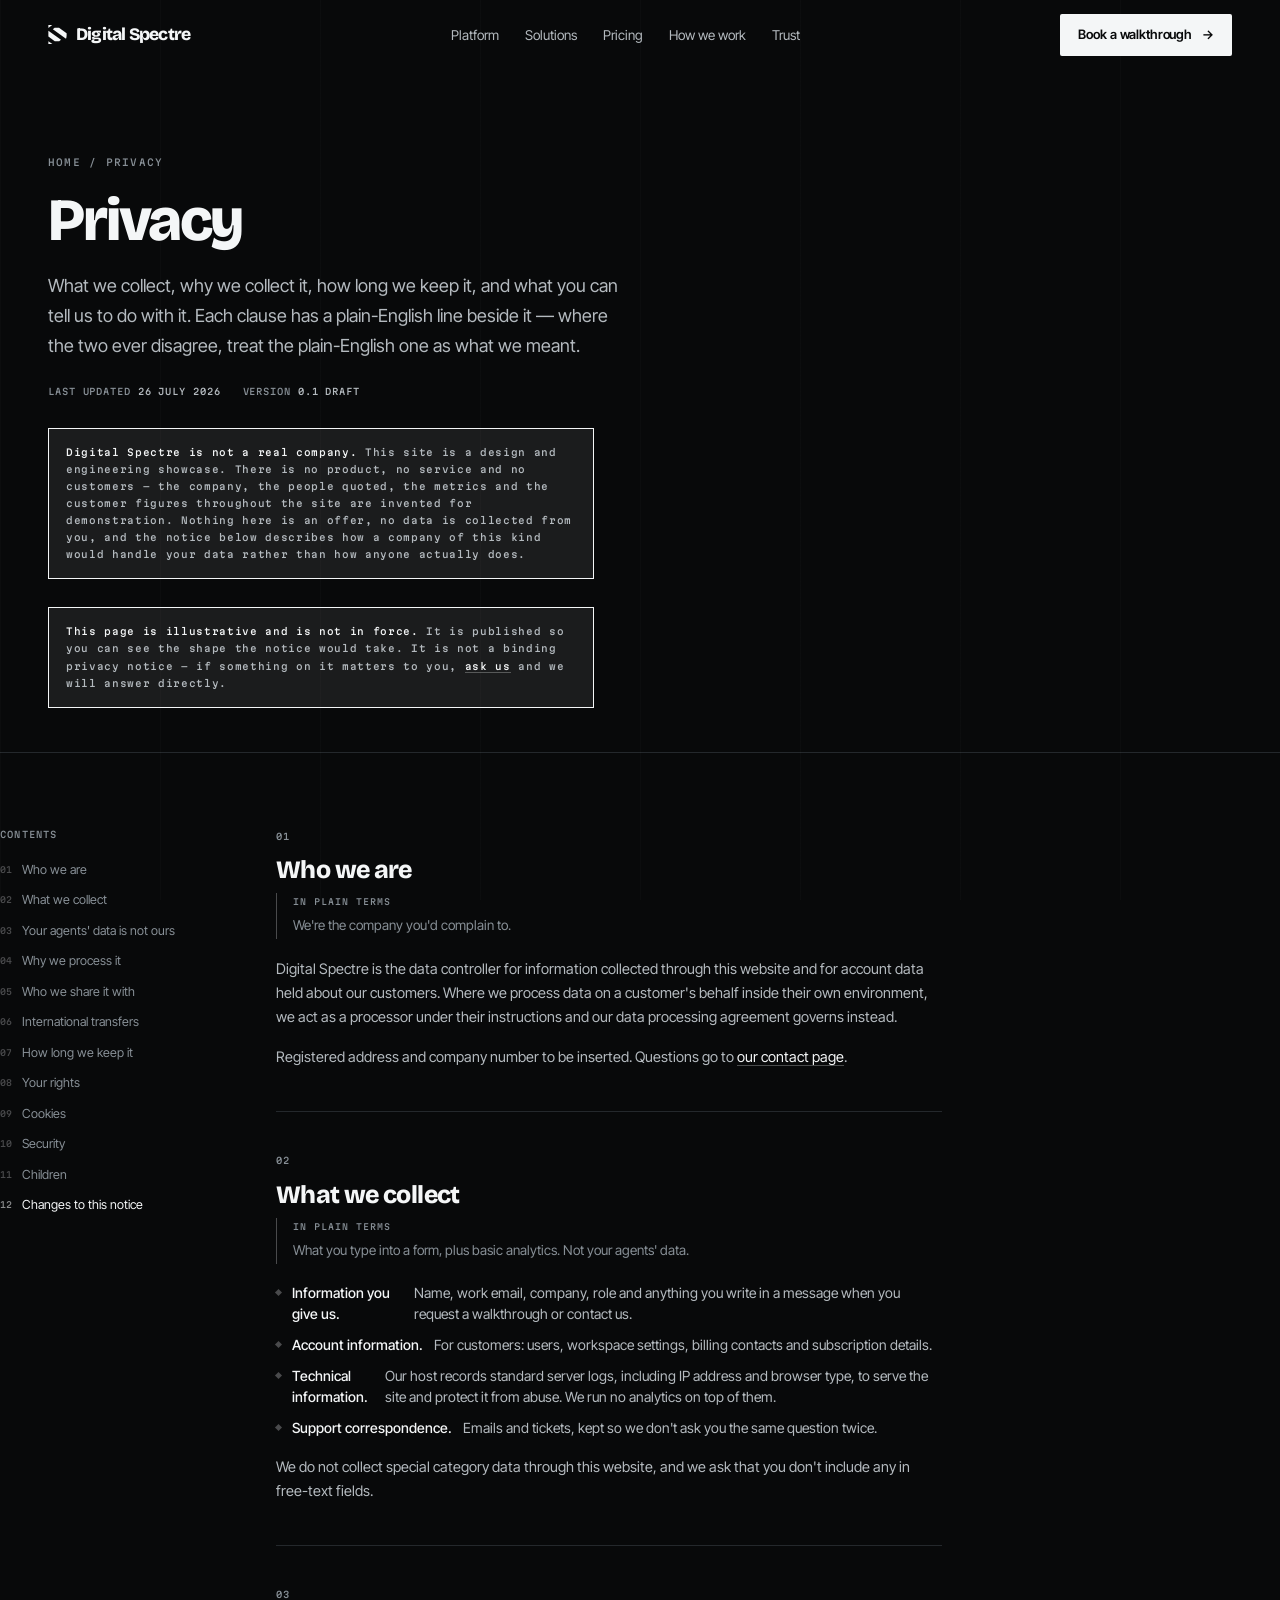
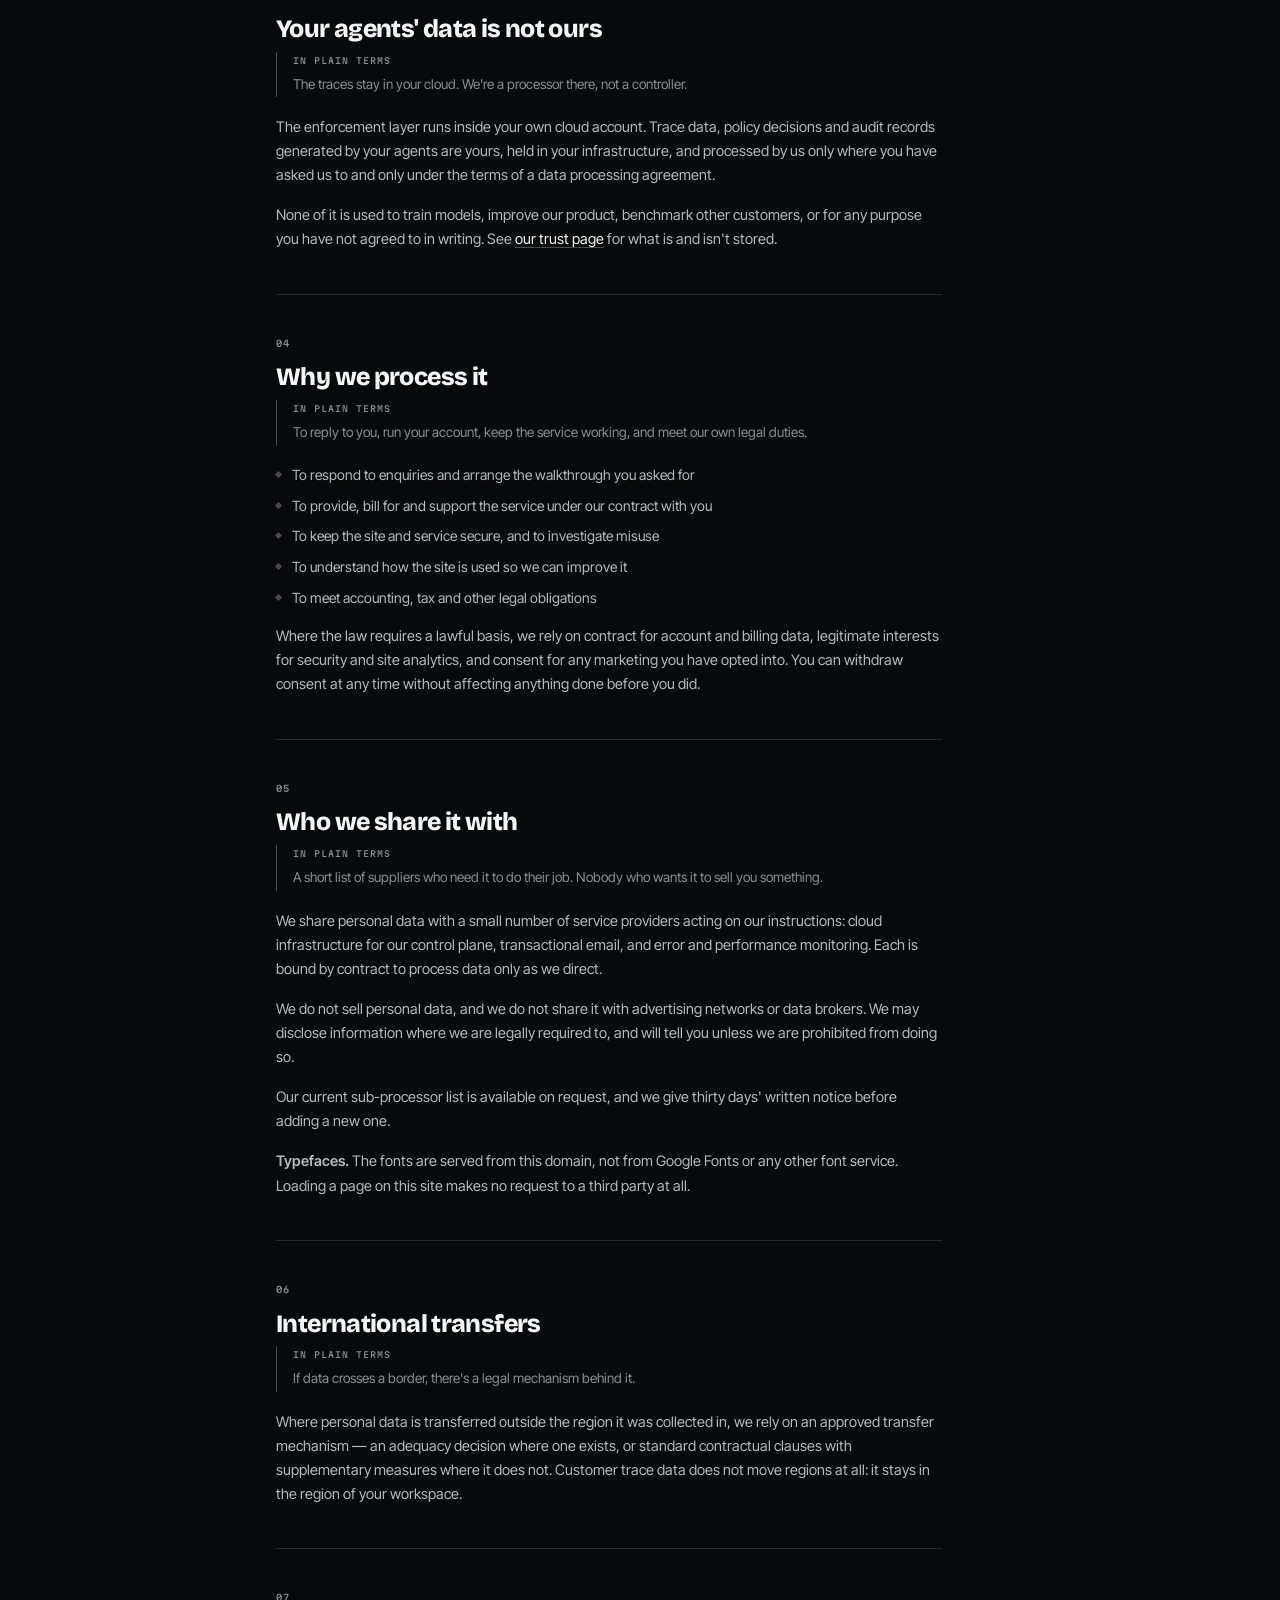
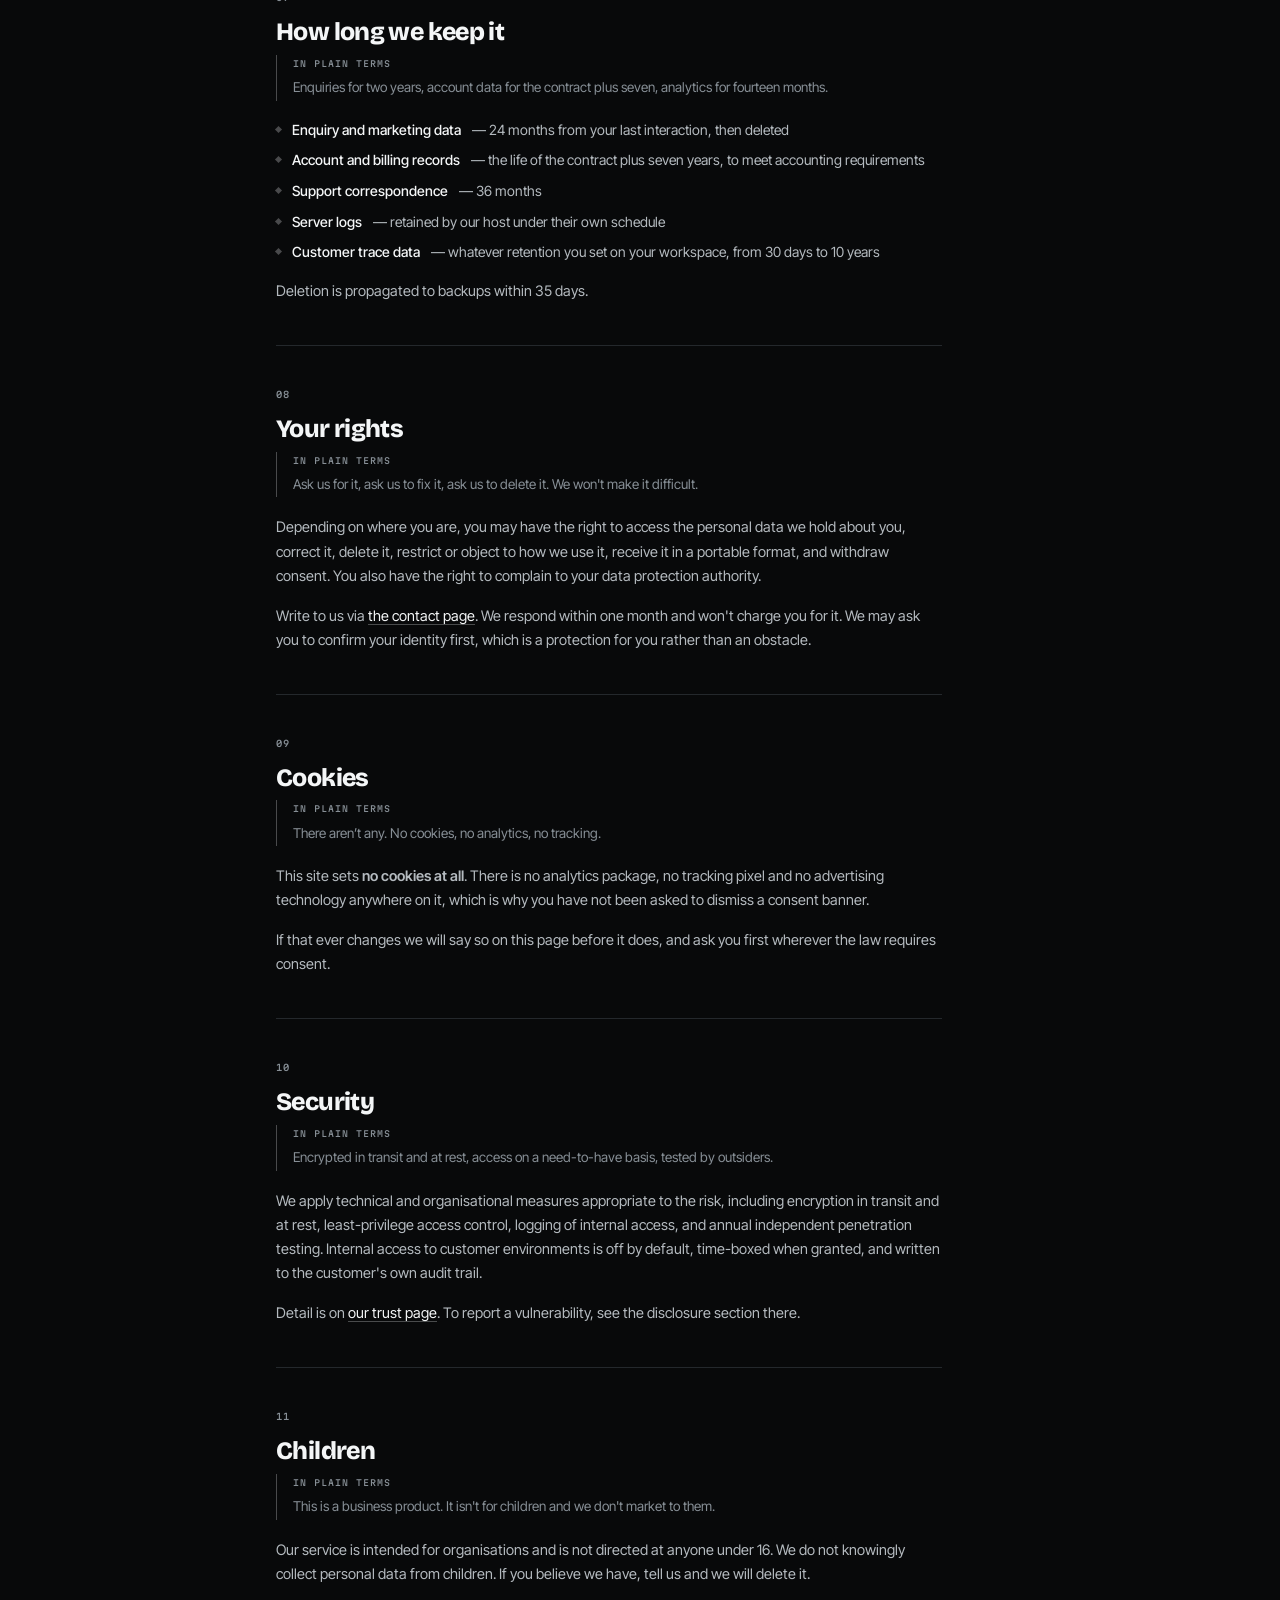
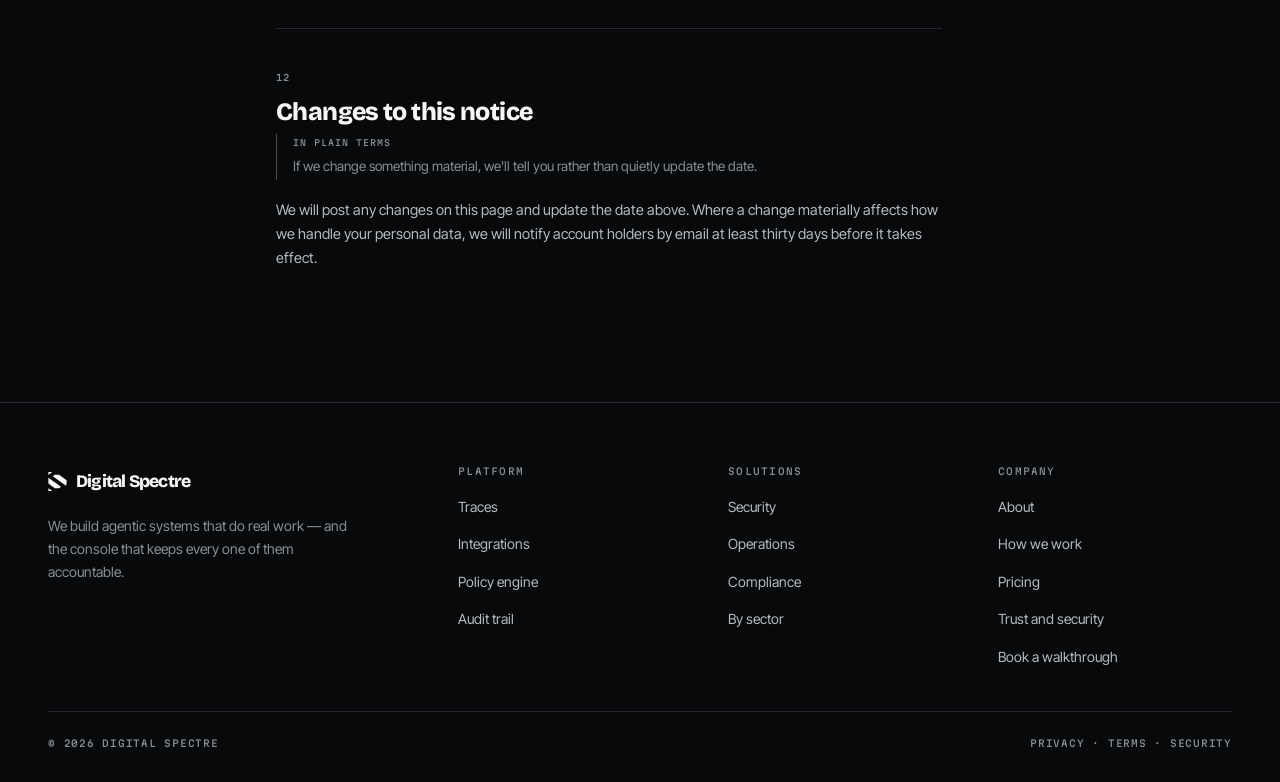
<file: docs/privacy.html>
<!DOCTYPE html>
<html lang="en">
<head>
<meta charset="utf-8">
<meta http-equiv="Content-Security-Policy" content="default-src 'self'; base-uri 'none'; object-src 'none'; script-src 'self' 'sha256-WrmNjD6u7kgae6arR82TwH053A4v2n7/IQask4e1uHg='; style-src 'self' 'unsafe-inline'; font-src 'self'; img-src 'self' data:; connect-src 'self'; form-action 'none'; upgrade-insecure-requests">
<meta name="referrer" content="strict-origin-when-cross-origin">
<meta name="viewport" content="width=device-width, initial-scale=1">
<meta name="theme-color" content="#08090A">
<meta name="robots" content="noindex">
  <link rel="icon" href="favicon.svg" type="image/svg+xml">
  <link rel="alternate icon" href="icon-192.png" type="image/png" sizes="192x192">
  <link rel="apple-touch-icon" href="apple-touch-icon.png">
  <link rel="manifest" href="site.webmanifest">
<title>Privacy — Digital Spectre</title>
  <link rel="canonical" href="https://www.digitalspectre.com/privacy.html">
  <meta property="og:type" content="website">
  <meta property="og:site_name" content="Digital Spectre">
  <meta property="og:title" content="Privacy — Digital Spectre">
  <meta property="og:description" content="What Digital Spectre collects, why, how long it is kept and what you can ask us to do about it.">
  <meta property="og:url" content="https://www.digitalspectre.com/privacy.html">
  <meta property="og:image" content="https://www.digitalspectre.com/og-image.png">
  <meta property="og:image:width" content="1200">
  <meta property="og:image:height" content="630">
  <meta name="twitter:card" content="summary_large_image">
  <meta name="twitter:title" content="Privacy — Digital Spectre">
  <meta name="twitter:description" content="What Digital Spectre collects, why, how long it is kept and what you can ask us to do about it.">
  <meta name="twitter:image" content="https://www.digitalspectre.com/og-image.png">
<meta name="description" content="What Digital Spectre collects, why, how long it is kept and what you can ask us to do about it.">
<link rel="preload" href="fonts/bricolage-grotesque.woff2" as="font" type="font/woff2" crossorigin>
<link rel="preload" href="fonts/inter-tight.woff2" as="font" type="font/woff2" crossorigin>
<link rel="stylesheet" href="site.css">
<style>

.field::after{content:none}
.btn{display:inline-flex;align-items:center;gap:10px;padding:14px 24px;border-radius:2px; font-size:14px;font-weight:600;transition:transform .35s var(--ease),background .3s,border-color .3s}
.crumb{font-family:var(--font-mono);font-size:9.5px;letter-spacing:.13em;text-transform:uppercase; color:var(--smoke);margin-bottom:18px;display:block}
.eyebrow{font-family:var(--font-mono);font-size:10px;font-weight:500;letter-spacing:.16em; text-transform:uppercase;color:var(--smoke);display:inline-flex;align-items:center;gap:10px;margin:0 0 20px}
.foot{border-top:1px solid var(--ash);padding:clamp(40px,5vw,64px) 0 30px;position:relative;z-index:1}
.foot-grid{display:grid;gap:36px;margin-bottom:42px}
.lede{font-size:clamp(15px,1.5vw,18px);color:var(--vapor);max-width:58ch}
:root{--void:#08090A; --carbon:#0E1012; --slate:#15181B; --ash:#24282C; --smoke:#878F96; --vapor:#B4BABF; --phosphor:#F4F6F7; --w04:rgba(244,246,247,.04); --w08:rgba(244,246,247,.08); --w14:rgba(244,246,247,.14); --w28:rgba(244,246,247,.28); --w55:rgba(244,246,247,.55); --font-display:'Bricolage Grotesque','Archivo',ui-sans-serif,system-ui,sans-serif; --font-body:'Inter Tight','Inter',ui-sans-serif,system-ui,-apple-system,sans-serif; --font-mono:'Martian Mono',ui-monospace,'SF Mono',Menlo,monospace; --gut:clamp(20px,5vw,48px); --ease:cubic-bezier(.22,.61,.36,1);}
body{margin:0;background:var(--void);color:var(--vapor);font-family:var(--font-body); font-size:16px;line-height:1.66;-webkit-font-smoothing:antialiased;overflow-x:hidden}
p{margin:0 0 16px}

h1,h2,h3{font-family:var(--font-display);color:var(--phosphor);margin:0;font-weight:800;letter-spacing:-.035em;line-height:1.04}
.nav-links a:hover::after{width:100%}
.dhead{padding:clamp(50px,7vw,84px) 0 clamp(30px,4vw,44px);border-bottom:1px solid var(--ash)}
.dhead h1{font-size:clamp(36px,5.6vw,60px);max-width:14ch;margin:0 0 20px}
.meta{font-family:var(--font-mono);font-size:9px;letter-spacing:.1em;text-transform:uppercase;
  color:var(--smoke);margin-top:24px;display:flex;gap:22px;flex-wrap:wrap}
.meta b{color:var(--vapor);font-weight:500}
.draft{border:1px solid var(--phosphor);background:var(--w08);padding:15px 17px;
  font-family:var(--font-mono);font-size:9.5px;letter-spacing:.07em;line-height:1.8;
  color:var(--vapor);margin:28px 0 0;max-width:78ch}
.draft b{color:var(--phosphor);font-weight:500}
.doc{display:grid;gap:clamp(34px,4vw,60px);padding:clamp(44px,6vw,80px) 0 clamp(56px,7vw,96px)}
@media(min-width:940px){.doc{grid-template-columns:212px 1fr;gap:64px;align-items:start}}
.toc{display:none}
@media(min-width:940px){
  .toc{display:block;position:sticky;top:96px}
}
.toc .toc-h{line-height:1.04;font-family:var(--font-mono);font-size:9px;font-weight:500;letter-spacing:.13em;
  text-transform:uppercase;color:var(--smoke);margin:0 0 16px}
.toc ol{list-style:none;margin:0;padding:0;display:grid;gap:1px;counter-reset:t}
.toc a{display:flex;gap:10px;font-size:12.5px;color:var(--smoke);padding:6px 0;line-height:1.4;
  transition:color .3s;counter-increment:t}
.toc a::before{content:counter(t,decimal-leading-zero);font-family:var(--font-mono);font-size:8.5px;
  color:var(--w28);flex:0 0 auto;padding-top:3px}
.toc a:hover{color:var(--vapor)}
.toc a.on{color:var(--phosphor)}
.toc a.on::before{color:var(--w55)}
.body{max-width:74ch}
.clause{padding:0 0 clamp(30px,3.4vw,42px);scroll-margin-top:96px}
.clause + .clause{padding-top:clamp(30px,3.4vw,42px);border-top:1px solid var(--ash)}
.clause h2{font-size:clamp(19px,2.2vw,25px);letter-spacing:-.025em;margin-bottom:8px;line-height:1.15}
.clause .cn{font-family:var(--font-mono);font-size:9px;letter-spacing:.12em;color:var(--smoke);
  display:block;margin-bottom:12px}
.clause p{font-size:14.5px;color:var(--vapor)}
.clause p:last-child{margin-bottom:0}
.clause ul{list-style:none;margin:0 0 16px;padding:0;display:grid;gap:9px}
.clause li{font-size:14px;color:var(--vapor);display:flex;gap:11px;align-items:flex-start;line-height:1.55}
.clause li::before{content:"";width:5px;height:5px;background:var(--w28);flex:0 0 auto;margin-top:8px;transform:rotate(45deg)}
.clause li b{color:var(--phosphor);font-weight:500}
.clause a{color:var(--phosphor);border-bottom:1px solid var(--w28);transition:border-color .3s}
.clause a:hover{border-color:var(--phosphor)}
.plain{border-left:1px solid var(--w28);padding:2px 0 2px 16px;margin:0 0 18px}
.plain span{font-family:var(--font-mono);font-size:8.5px;letter-spacing:.12em;text-transform:uppercase;
  color:var(--smoke);display:block;margin-bottom:6px}
.plain p{font-size:13.5px;color:var(--smoke);margin:0;line-height:1.6}
@media(min-width:820px){.foot-grid{grid-template-columns:1.6fr 1fr 1fr 1fr}}
@media(max-width:960px){ .nav-links{display:none} .burger{display:flex} }
@media(max-width:560px){ .nav-cta .btn{padding:9px 14px;font-size:12.5px} }
@media(prefers-reduced-motion:reduce){
  *,*::before,*::after{transition-duration:.001ms!important;scroll-behavior:auto!important}
}
</style>
</head>
<body>
<div class="field" aria-hidden="true"></div>

<header class="nav" id="nav">
  <div class="wrap nav-in">
    <a href="index.html" class="brand"><svg class="brand-mark" viewBox="0 0 96 100" fill="currentColor" aria-hidden="true" focusable="false"><polygon points="0,0 20,0 0,16"/><path d="M32.76,15L56,15L96,43.57L96,55.4C96,61 94.6,68 92.74,72.1L23.34,22.53Z"/><polygon points="0,30 66.5,77.5 57.12,85 33.7,85 0,60.93"/><polygon points="0,85 21,100 0,100"/></svg>Digital Spectre</a>
    <nav class="nav-links">
      <a href="platform.html">Platform</a>
      <a href="solutions.html">Solutions</a>
      <a href="pricing.html">Pricing</a>
      <a href="how-we-work.html">How we work</a>
      <a href="trust.html">Trust</a>
    </nav>
    <div class="nav-cta">
      <a href="contact.html" class="btn btn--solid">Book a walkthrough <span class="arw">→</span></a>
      <button class="burger" aria-label="Open menu"><span></span></button>
    </div>
  </div>
</header>

<main>

<section class="dhead">
  <div class="wrap">
    <span class="crumb"><a href="index.html">Home</a> / Privacy</span>
    <h1>Privacy</h1>
    <p class="lede">What we collect, why we collect it, how long we keep it, and what you can tell us to do with it. Each clause has a plain-English line beside it — where the two ever disagree, treat the plain-English one as what we meant.</p>
    <div class="meta">
      <span>Last updated <b>26 July 2026</b></span>
      <span>Version <b>0.1 draft</b></span>
    </div>

    <p class="draft"><b>Digital Spectre is not a real company.</b> This site is a design and engineering showcase. There is no product, no service and no customers — the company, the people quoted, the metrics and the customer figures throughout the site are invented for demonstration. Nothing here is an offer, no data is collected from you, and the notice below describes how a company of this kind would handle your data rather than how anyone actually does.</p>
    <p class="draft"><b>This page is illustrative and is not in force.</b> It is published so you can see the shape the notice would take. It is not a binding privacy notice — if something on it matters to you, <a href="contact.html" style="color:var(--phosphor);border-bottom:1px solid var(--w28)">ask us</a> and we will answer directly.</p>
  </div>
</section>

<div class="wrap doc">

  <nav class="toc" aria-label="Contents">
    <h2 class="toc-h">Contents</h2>
    <ol id="toc"></ol>
  </nav>

  <div class="body" id="body">

    <section class="clause" id="who">
      <span class="cn">01</span>
      <h2>Who we are</h2>
      <div class="plain"><span>In plain terms</span><p>We're the company you'd complain to.</p></div>
      <p>Digital Spectre is the data controller for information collected through this website and for account data held about our customers. Where we process data on a customer's behalf inside their own environment, we act as a processor under their instructions and our data processing agreement governs instead.</p>
      <p>Registered address and company number to be inserted. Questions go to <a href="contact.html">our contact page</a>.</p>
    </section>

    <section class="clause" id="collect">
      <span class="cn">02</span>
      <h2>What we collect</h2>
      <div class="plain"><span>In plain terms</span><p>What you type into a form, plus basic analytics. Not your agents' data.</p></div>
      <ul>
        <li><b>Information you give us.</b> Name, work email, company, role and anything you write in a message when you request a walkthrough or contact us.</li>
        <li><b>Account information.</b> For customers: users, workspace settings, billing contacts and subscription details.</li>
        <li><b>Technical information.</b> Our host records standard server logs, including IP address and browser type, to serve the site and protect it from abuse. We run no analytics on top of them.</li>
        <li><b>Support correspondence.</b> Emails and tickets, kept so we don't ask you the same question twice.</li>
      </ul>
      <p>We do not collect special category data through this website, and we ask that you don't include any in free-text fields.</p>
    </section>

    <section class="clause" id="agentdata">
      <span class="cn">03</span>
      <h2>Your agents' data is not ours</h2>
      <div class="plain"><span>In plain terms</span><p>The traces stay in your cloud. We're a processor there, not a controller.</p></div>
      <p>The enforcement layer runs inside your own cloud account. Trace data, policy decisions and audit records generated by your agents are yours, held in your infrastructure, and processed by us only where you have asked us to and only under the terms of a data processing agreement.</p>
      <p>None of it is used to train models, improve our product, benchmark other customers, or for any purpose you have not agreed to in writing. See <a href="trust.html">our trust page</a> for what is and isn't stored.</p>
    </section>

    <section class="clause" id="why">
      <span class="cn">04</span>
      <h2>Why we process it</h2>
      <div class="plain"><span>In plain terms</span><p>To reply to you, run your account, keep the service working, and meet our own legal duties.</p></div>
      <ul>
        <li>To respond to enquiries and arrange the walkthrough you asked for</li>
        <li>To provide, bill for and support the service under our contract with you</li>
        <li>To keep the site and service secure, and to investigate misuse</li>
        <li>To understand how the site is used so we can improve it</li>
        <li>To meet accounting, tax and other legal obligations</li>
      </ul>
      <p>Where the law requires a lawful basis, we rely on contract for account and billing data, legitimate interests for security and site analytics, and consent for any marketing you have opted into. You can withdraw consent at any time without affecting anything done before you did.</p>
    </section>

    <section class="clause" id="share">
      <span class="cn">05</span>
      <h2>Who we share it with</h2>
      <div class="plain"><span>In plain terms</span><p>A short list of suppliers who need it to do their job. Nobody who wants it to sell you something.</p></div>
      <p>We share personal data with a small number of service providers acting on our instructions: cloud infrastructure for our control plane, transactional email, and error and performance monitoring. Each is bound by contract to process data only as we direct.</p>
      <p>We do not sell personal data, and we do not share it with advertising networks or data brokers. We may disclose information where we are legally required to, and will tell you unless we are prohibited from doing so.</p>
      <p>Our current sub-processor list is available on request, and we give thirty days' written notice before adding a new one.</p>
      <p><b>Typefaces.</b> The fonts are served from this domain, not from Google Fonts or any other font service. Loading a page on this site makes no request to a third party at all.</p>
    </section>

    <section class="clause" id="transfers">
      <span class="cn">06</span>
      <h2>International transfers</h2>
      <div class="plain"><span>In plain terms</span><p>If data crosses a border, there's a legal mechanism behind it.</p></div>
      <p>Where personal data is transferred outside the region it was collected in, we rely on an approved transfer mechanism — an adequacy decision where one exists, or standard contractual clauses with supplementary measures where it does not. Customer trace data does not move regions at all: it stays in the region of your workspace.</p>
    </section>

    <section class="clause" id="retention">
      <span class="cn">07</span>
      <h2>How long we keep it</h2>
      <div class="plain"><span>In plain terms</span><p>Enquiries for two years, account data for the contract plus seven, analytics for fourteen months.</p></div>
      <ul>
        <li><b>Enquiry and marketing data</b> — 24 months from your last interaction, then deleted</li>
        <li><b>Account and billing records</b> — the life of the contract plus seven years, to meet accounting requirements</li>
        <li><b>Support correspondence</b> — 36 months</li>
        <li><b>Server logs</b> — retained by our host under their own schedule</li>
        <li><b>Customer trace data</b> — whatever retention you set on your workspace, from 30 days to 10 years</li>
      </ul>
      <p>Deletion is propagated to backups within 35 days.</p>
    </section>

    <section class="clause" id="rights">
      <span class="cn">08</span>
      <h2>Your rights</h2>
      <div class="plain"><span>In plain terms</span><p>Ask us for it, ask us to fix it, ask us to delete it. We won't make it difficult.</p></div>
      <p>Depending on where you are, you may have the right to access the personal data we hold about you, correct it, delete it, restrict or object to how we use it, receive it in a portable format, and withdraw consent. You also have the right to complain to your data protection authority.</p>
      <p>Write to us via <a href="contact.html">the contact page</a>. We respond within one month and won't charge you for it. We may ask you to confirm your identity first, which is a protection for you rather than an obstacle.</p>
    </section>

    <section class="clause" id="cookies">
      <span class="cn">09</span>
      <h2>Cookies</h2>
      <div class="plain"><span>In plain terms</span><p>There aren’t any. No cookies, no analytics, no tracking.</p></div>
      <p>This site sets <b>no cookies at all</b>. There is no analytics package, no tracking pixel and no advertising technology anywhere on it, which is why you have not been asked to dismiss a consent banner.</p>
      <p>If that ever changes we will say so on this page before it does, and ask you first wherever the law requires consent.</p>
    </section>

    <section class="clause" id="security">
      <span class="cn">10</span>
      <h2>Security</h2>
      <div class="plain"><span>In plain terms</span><p>Encrypted in transit and at rest, access on a need-to-have basis, tested by outsiders.</p></div>
      <p>We apply technical and organisational measures appropriate to the risk, including encryption in transit and at rest, least-privilege access control, logging of internal access, and annual independent penetration testing. Internal access to customer environments is off by default, time-boxed when granted, and written to the customer's own audit trail.</p>
      <p>Detail is on <a href="trust.html">our trust page</a>. To report a vulnerability, see the disclosure section there.</p>
    </section>

    <section class="clause" id="children">
      <span class="cn">11</span>
      <h2>Children</h2>
      <div class="plain"><span>In plain terms</span><p>This is a business product. It isn't for children and we don't market to them.</p></div>
      <p>Our service is intended for organisations and is not directed at anyone under 16. We do not knowingly collect personal data from children. If you believe we have, tell us and we will delete it.</p>
    </section>

    <section class="clause" id="changes">
      <span class="cn">12</span>
      <h2>Changes to this notice</h2>
      <div class="plain"><span>In plain terms</span><p>If we change something material, we'll tell you rather than quietly update the date.</p></div>
      <p>We will post any changes on this page and update the date above. Where a change materially affects how we handle your personal data, we will notify account holders by email at least thirty days before it takes effect.</p>
    </section>

  </div>
</div>

</main>

<footer class="foot">
  <div class="wrap">
    <div class="foot-grid">
      <div>
        <a href="index.html" class="brand"><svg class="brand-mark" viewBox="0 0 96 100" fill="currentColor" aria-hidden="true" focusable="false"><polygon points="0,0 20,0 0,16"/><path d="M32.76,15L56,15L96,43.57L96,55.4C96,61 94.6,68 92.74,72.1L23.34,22.53Z"/><polygon points="0,30 66.5,77.5 57.12,85 33.7,85 0,60.93"/><polygon points="0,85 21,100 0,100"/></svg>Digital Spectre</a>
        <p>We build agentic systems that do real work — and the console that keeps every one of them accountable.</p>
      </div>
      <div>
        <h3 class="hlab">Platform</h3>
        <ul>
          <li><a href="platform.html#surfaces">Traces</a></li>
          <li><a href="integrations.html">Integrations</a></li>
          <li><a href="platform.html#surfaces">Policy engine</a></li>
          <li><a href="platform.html#surfaces">Audit trail</a></li>
        </ul>
      </div>
      <div>
        <h3 class="hlab">Solutions</h3>
        <ul>
          <li><a href="solutions.html#roles">Security</a></li>
          <li><a href="solutions.html#roles">Operations</a></li>
          <li><a href="solutions.html#roles">Compliance</a></li>
          <li><a href="sectors.html">By sector</a></li>
        </ul>
      </div>
      <div>
        <h3 class="hlab">Company</h3>
        <ul>
          <li><a href="about.html">About</a></li>
          <li><a href="how-we-work.html">How we work</a></li>
          <li><a href="pricing.html">Pricing</a></li>
          <li><a href="trust.html">Trust and security</a></li>
          <li><a href="contact.html">Book a walkthrough</a></li>
        </ul>
      </div>
    </div>
    <div class="foot-base">
      <span>© 2026 Digital Spectre</span>
      <span><a href="privacy.html">Privacy</a> · <a href="terms.html">Terms</a> · <a href="trust.html">Security</a></span>
    </div>
  </div>
</footer>

<script src="site.js"></script>
<script>
(function(){
"use strict";

var clauses = Array.prototype.slice.call(document.querySelectorAll('.clause'));
var toc = document.getElementById('toc');
clauses.forEach(function(c){
  var li = document.createElement('li');
  var a = document.createElement('a');
  a.href = '#' + c.id;
  a.textContent = c.querySelector('h2').textContent;
  li.appendChild(a);
  toc.appendChild(li);
});

var links = Array.prototype.slice.call(toc.querySelectorAll('a'));
if('IntersectionObserver' in window){
  var io = new IntersectionObserver(function(es){
    es.forEach(function(e){
      if(!e.isIntersecting) return;
      var i = clauses.indexOf(e.target);
      links.forEach(function(l, k){ l.classList.toggle('on', k === i); });
    });
  }, { rootMargin:'-96px 0px -70% 0px', threshold:0 });
  clauses.forEach(function(c){ io.observe(c); });
}
})();
</script>
</body>
</html>
</file>
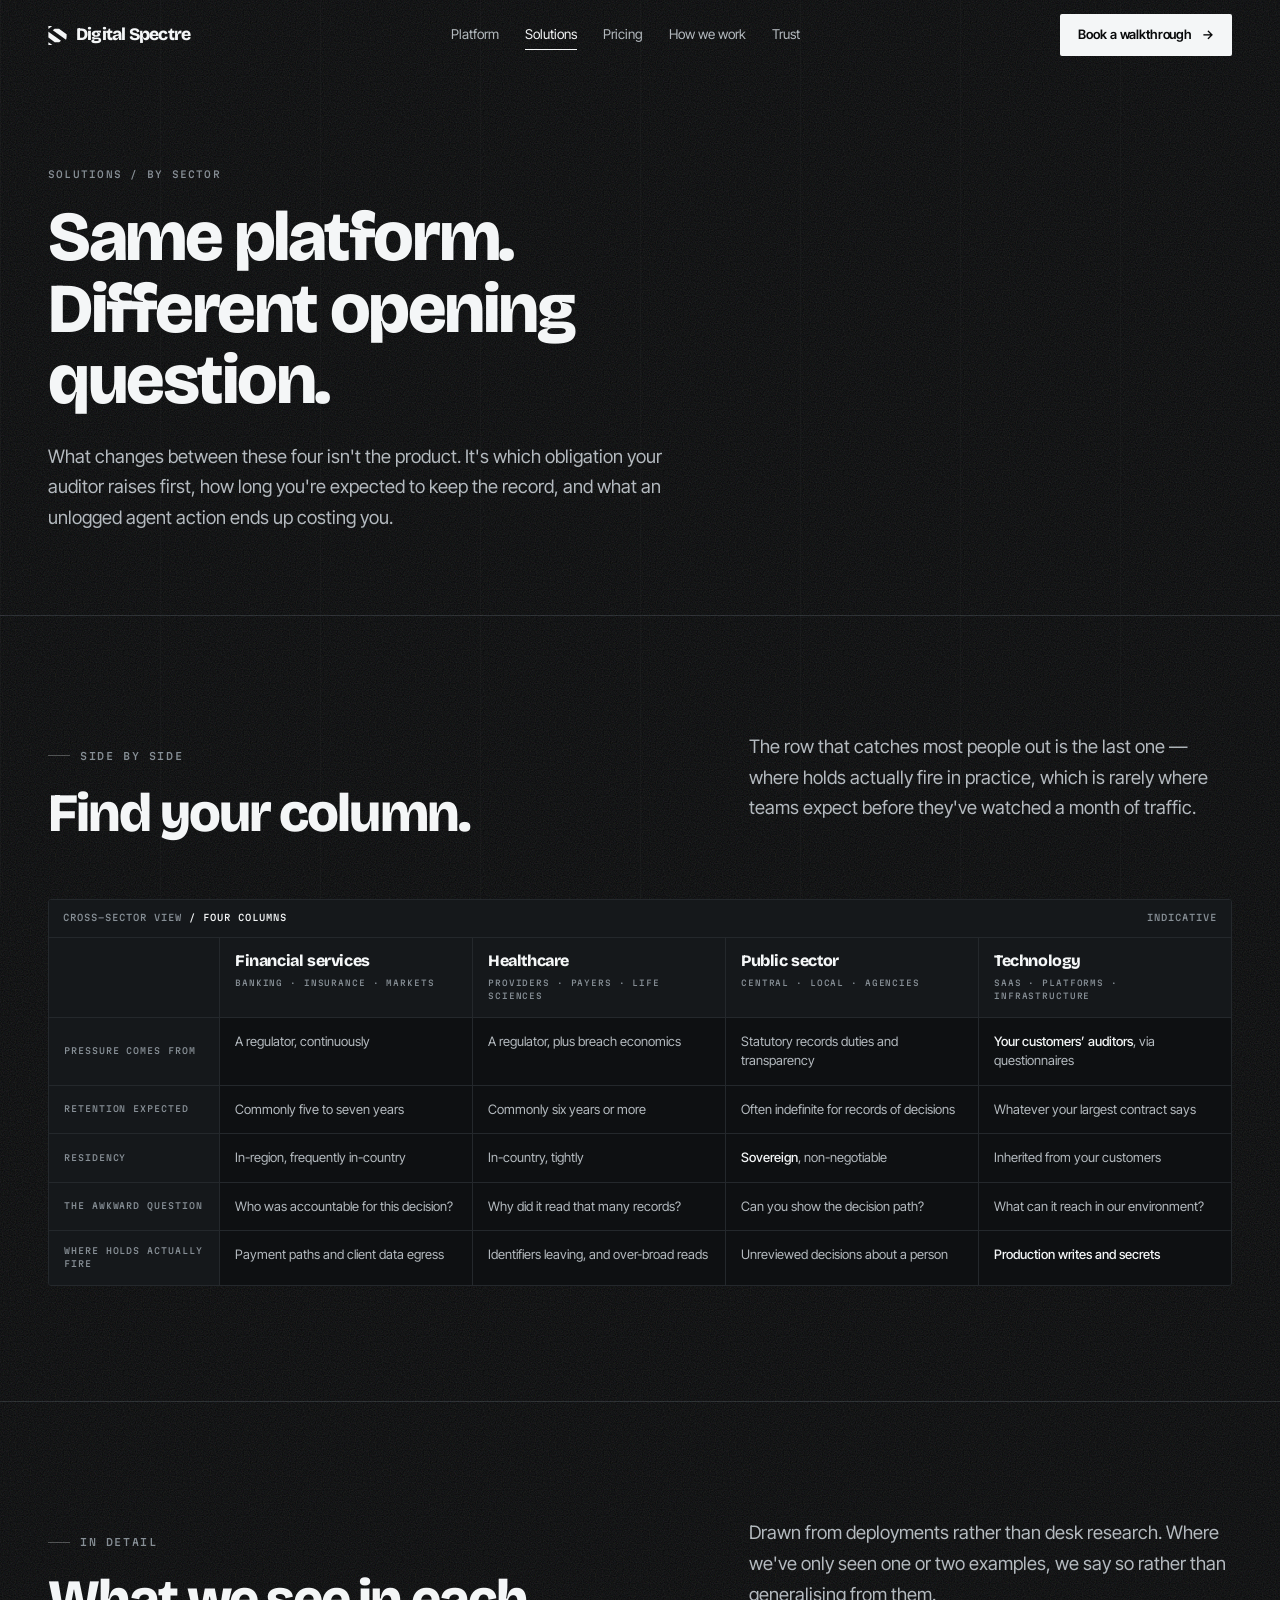
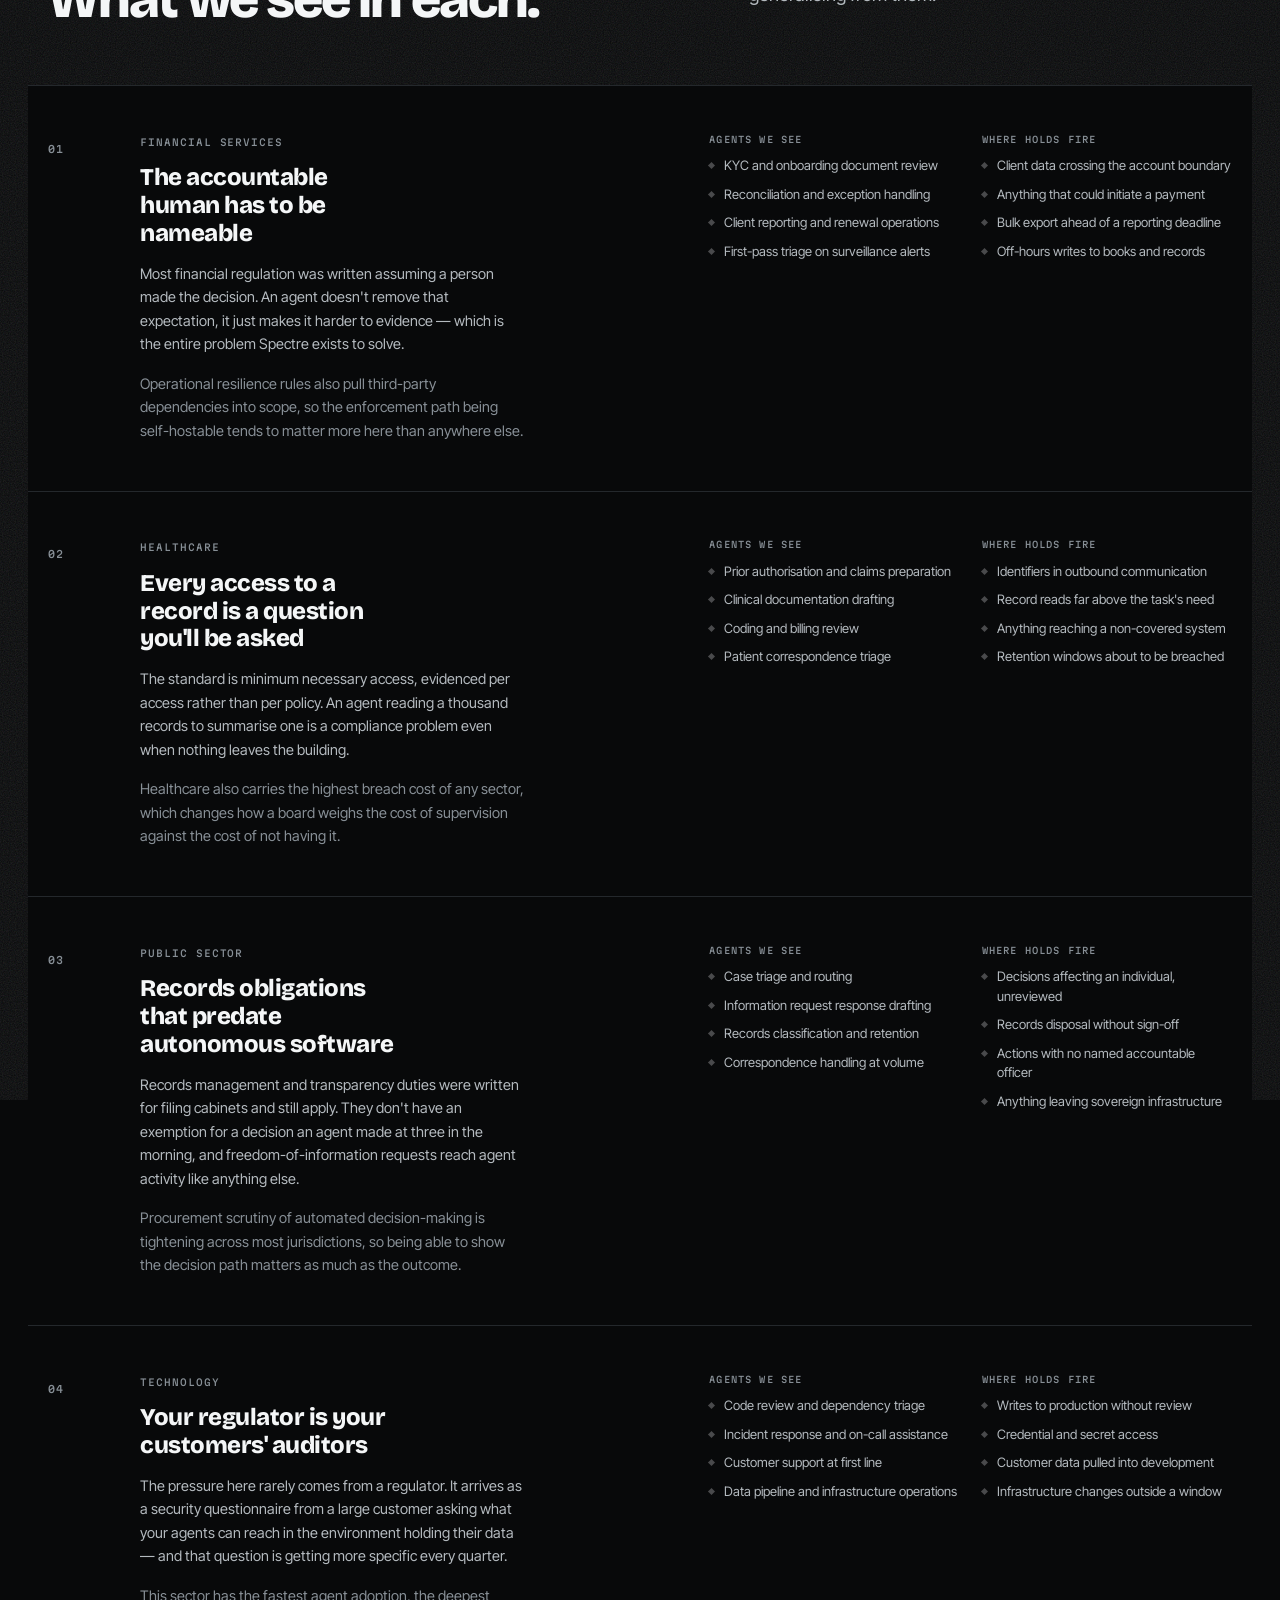
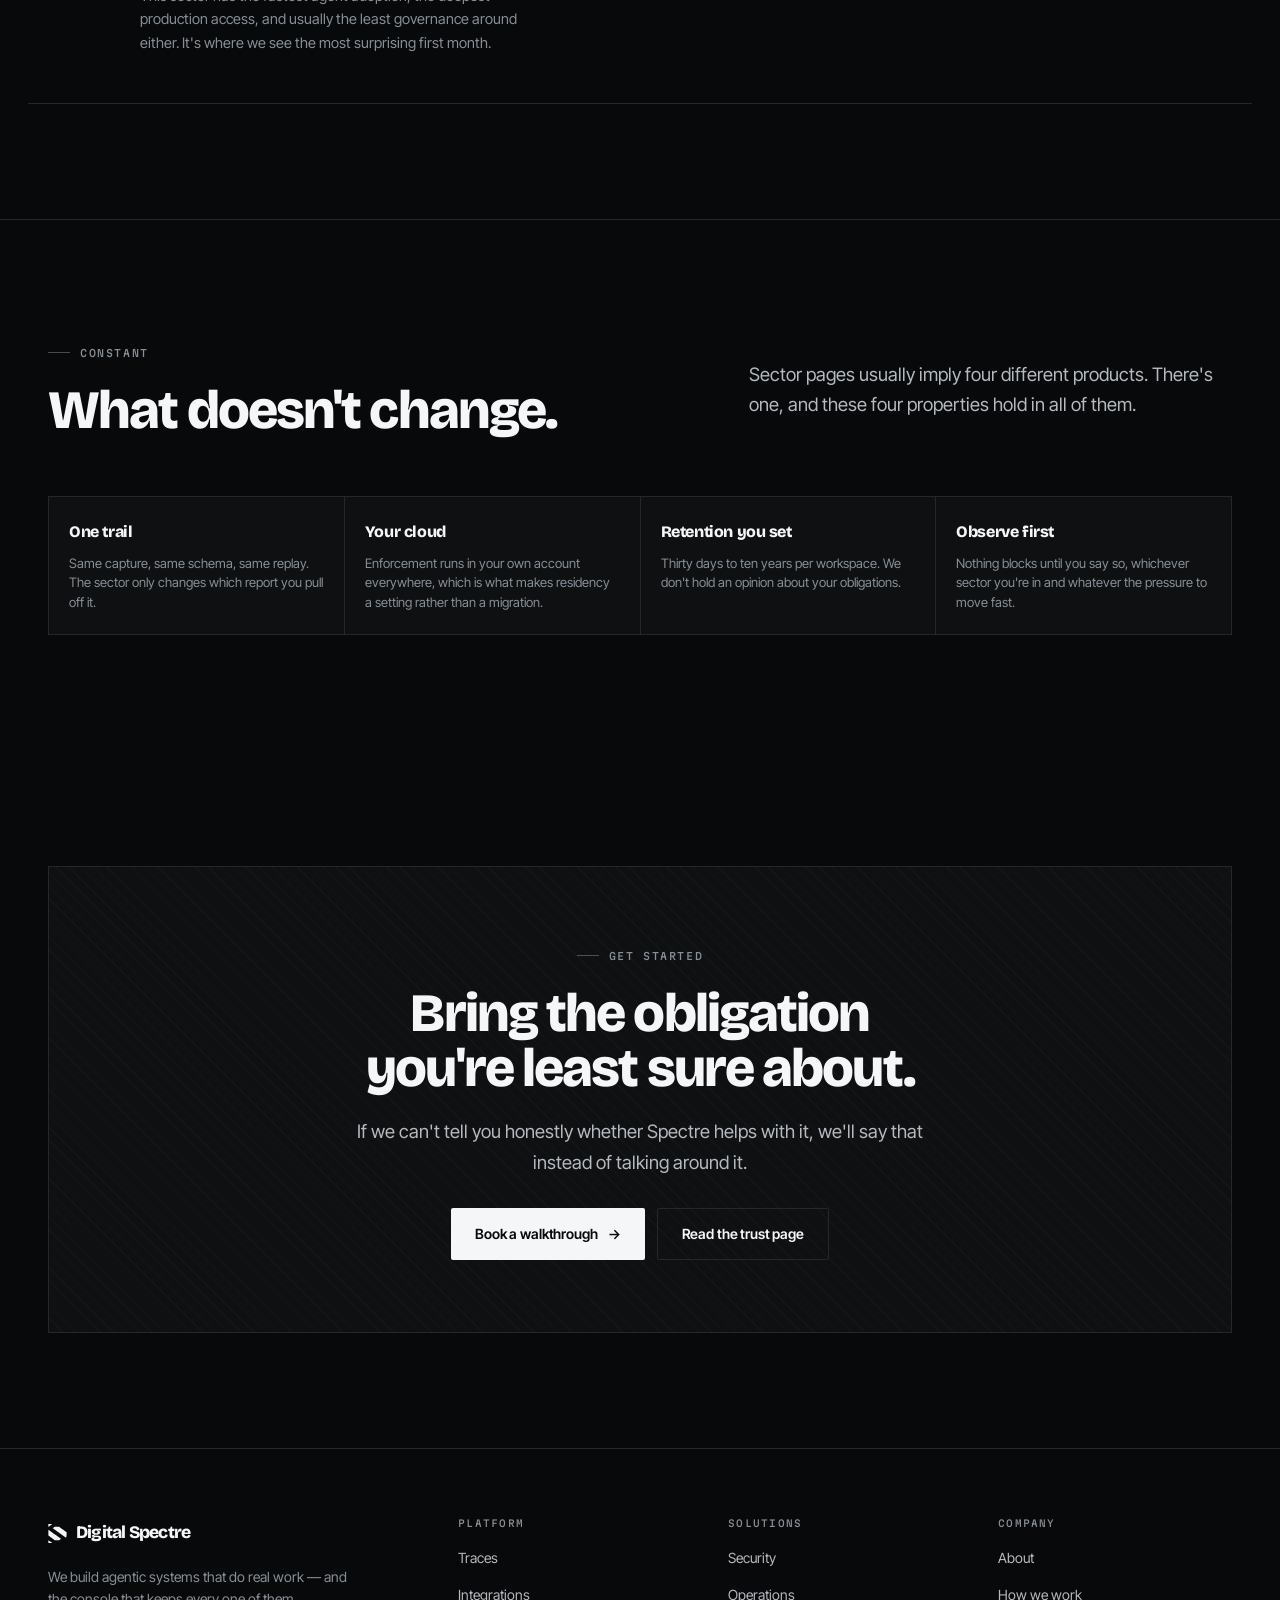
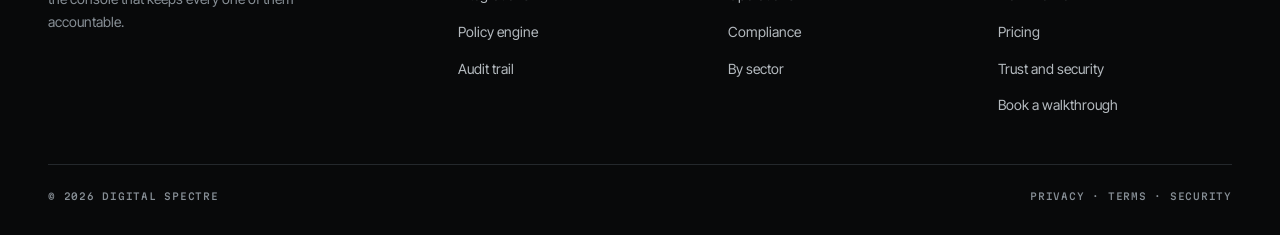
<file: docs/sectors.html>
<!DOCTYPE html>
<html lang="en">
<head>
<meta charset="utf-8">
<meta http-equiv="Content-Security-Policy" content="default-src 'self'; base-uri 'none'; object-src 'none'; script-src 'self' 'sha256-fbAqGfo8+PcEcRb6gc4Hg3L7c/Co0Jb8T6L6n4H7vpw='; style-src 'self' 'unsafe-inline'; font-src 'self'; img-src 'self' data:; connect-src 'self'; form-action 'none'; upgrade-insecure-requests">
<meta name="referrer" content="strict-origin-when-cross-origin">
<meta name="viewport" content="width=device-width, initial-scale=1">
<meta name="theme-color" content="#08090A">
  <link rel="icon" href="favicon.svg" type="image/svg+xml">
  <link rel="alternate icon" href="icon-192.png" type="image/png" sizes="192x192">
  <link rel="apple-touch-icon" href="apple-touch-icon.png">
  <link rel="manifest" href="site.webmanifest">
<title>By sector — Digital Spectre</title>
  <link rel="canonical" href="https://www.digitalspectre.com/sectors.html">
  <meta property="og:type" content="website">
  <meta property="og:site_name" content="Digital Spectre">
  <meta property="og:title" content="By sector — Digital Spectre">
  <meta property="og:description" content="The platform is the same everywhere. What changes is which obligation your auditor opens with, and what an unlogged agent action costs you.">
  <meta property="og:url" content="https://www.digitalspectre.com/sectors.html">
  <meta property="og:image" content="https://www.digitalspectre.com/og-image.png">
  <meta property="og:image:width" content="1200">
  <meta property="og:image:height" content="630">
  <meta name="twitter:card" content="summary_large_image">
  <meta name="twitter:title" content="By sector — Digital Spectre">
  <meta name="twitter:description" content="The platform is the same everywhere. What changes is which obligation your auditor opens with, and what an unlogged agent action costs you.">
  <meta name="twitter:image" content="https://www.digitalspectre.com/og-image.png">
<meta name="description" content="The platform is the same everywhere. What changes is which obligation your auditor opens with, and what an unlogged agent action costs you.">
<link rel="preload" href="fonts/bricolage-grotesque.woff2" as="font" type="font/woff2" crossorigin>
<link rel="preload" href="fonts/inter-tight.woff2" as="font" type="font/woff2" crossorigin>
<link rel="stylesheet" href="site.css">
<style>

.phead h1{font-size:clamp(36px,6.2vw,70px);max-width:15ch;margin:0 0 24px}

@keyframes grain{0%{transform:translate(0,0)}17%{transform:translate(-3%,-2%)}
  34%{transform:translate(2%,-4%)}51%{transform:translate(-2%,3%)}
  68%{transform:translate(3%,1%)}85%{transform:translate(-1%,-3%)}100%{transform:translate(0,0)}}
.nav-links a:hover::after,.nav-links a.here::after{width:100%}
.nav-links a.here{color:var(--phosphor)}
@media(min-width:900px){.head{grid-template-columns:1.15fr .85fr;align-items:end;gap:48px}}
.cmp{border:1px solid var(--ash);background:var(--carbon);border-radius:3px;overflow:hidden}
.cmp-bar{display:flex;align-items:center;justify-content:space-between;gap:12px;padding:11px 14px;
  border-bottom:1px solid var(--ash);background:var(--slate);font-family:var(--font-mono);
  font-size:9px;letter-spacing:.11em;text-transform:uppercase;color:var(--smoke)}
.cmp-bar b{color:var(--phosphor);font-weight:500}
.tbl{display:grid;gap:1px;background:var(--ash)}
@media(min-width:900px){
  
  .tbl{grid-template-columns:170px repeat(4,1fr);grid-template-rows:repeat(6,auto);
       grid-auto-flow:column}
}
.cel{background:var(--carbon);padding:14px 15px}
.cel.hd{background:var(--slate)}
.cel.hd b{font-family:var(--font-display);font-weight:800;font-size:16px;letter-spacing:-.025em;
  color:var(--phosphor);display:block;line-height:1.15}
.cel.hd span{font-family:var(--font-mono);font-size:8px;letter-spacing:.11em;text-transform:uppercase;
  color:var(--smoke);display:block;margin-top:7px}
.cel.rh{background:var(--slate);font-family:var(--font-mono);font-size:8.5px;letter-spacing:.11em;
  text-transform:uppercase;color:var(--smoke);line-height:1.5;display:flex;align-items:center}
.cel .v{font-size:13px;color:var(--vapor);line-height:1.5;display:block}
.cel .v b{color:var(--phosphor);font-weight:500}
.cel .rl{font-family:var(--font-mono);font-size:8px;letter-spacing:.11em;text-transform:uppercase;
  color:var(--smoke);display:block;margin-bottom:7px}
@media(min-width:900px){
  .cel .rl{display:none}
  .cel.corner{background:var(--slate)}
}
@media(max-width:899px){
  .cel.rh,.cel.corner{display:none}
  .cel.hd{margin-top:0}
  .tbl{grid-template-columns:1fr}
}
.sectors{display:grid;gap:1px;background:var(--ash);margin-left:calc(-1 * var(--rowpad));
  margin-right:calc(-1 * var(--rowpad));border-top:1px solid var(--ash);border-bottom:1px solid var(--ash)}
.sect{background:var(--void);display:grid;gap:26px;padding:clamp(32px,3.8vw,54px) var(--rowpad);
  transition:background .4s;scroll-margin-top:90px}
@media(min-width:940px){.sect{grid-template-columns:56px 1.02fr 1fr;gap:36px;align-items:start}}
.sect:hover{background:var(--carbon)}
.sect .sx{font-family:var(--font-mono);font-size:10px;letter-spacing:.1em;color:var(--smoke);padding-top:6px}
.sect h3{margin-bottom:14px;max-width:16ch}
.sect .ask{font-family:var(--font-mono);font-size:9.5px;letter-spacing:.1em;text-transform:uppercase;
  color:var(--smoke);display:block;margin-bottom:14px}
.sect p{font-size:14.5px;margin:0 0 16px;max-width:48ch}
.sect p:last-child{margin:0}
.cols{display:grid;gap:22px}
@media(min-width:620px){.cols{grid-template-columns:1fr 1fr}}
.cols .hlab{line-height:1.02;max-width:none;font-family:var(--font-mono);font-size:9px;font-weight:500;letter-spacing:.13em;
  text-transform:uppercase;color:var(--smoke);margin:0 0 12px}
.cols ul{list-style:none;margin:0;padding:0;display:grid;gap:9px}
.cols li{font-size:13px;color:var(--vapor);display:flex;gap:10px;align-items:flex-start;line-height:1.5}
.cols li::before{content:"";width:5px;height:5px;background:var(--w28);flex:0 0 auto;
  margin-top:7px;transform:rotate(45deg)}
.same{display:grid;gap:1px;background:var(--ash);border:1px solid var(--ash)}
@media(min-width:640px){.same{grid-template-columns:1fr 1fr}}
@media(min-width:1000px){.same{grid-template-columns:repeat(4,1fr)}}
.sm{background:var(--carbon);padding:22px 20px}
.sm b{font-family:var(--font-display);font-weight:800;font-size:16px;letter-spacing:-.025em;
  color:var(--phosphor);display:block;margin-bottom:9px}
.sm span{font-size:13px;color:var(--smoke);line-height:1.5;display:block}
.cta>*{position:relative}
@media(min-width:820px){.foot-grid{grid-template-columns:1.6fr 1fr 1fr 1fr}}
@media(max-width:960px){
  .nav-links{display:none}
  .burger{display:flex}
}
@media(max-width:560px){ .nav-cta .btn{padding:9px 14px;font-size:12.5px} }
@media(prefers-reduced-motion:reduce){
  *,*::before,*::after{animation-duration:.001ms!important;animation-iteration-count:1!important;
    transition-duration:.001ms!important;scroll-behavior:auto!important}
  .rv{opacity:1;transform:none}
  .field::after{display:none}
}
</style>
</head>
<body>
<div class="field" aria-hidden="true"></div>

<header class="nav" id="nav">
  <div class="wrap nav-in">
    <a href="index.html" class="brand"><svg class="brand-mark" viewBox="0 0 96 100" fill="currentColor" aria-hidden="true" focusable="false"><polygon points="0,0 20,0 0,16"/><path d="M32.76,15L56,15L96,43.57L96,55.4C96,61 94.6,68 92.74,72.1L23.34,22.53Z"/><polygon points="0,30 66.5,77.5 57.12,85 33.7,85 0,60.93"/><polygon points="0,85 21,100 0,100"/></svg>Digital Spectre</a>
    <nav class="nav-links">
      <a href="platform.html">Platform</a>
      <a href="solutions.html" class="here">Solutions</a>
      <a href="pricing.html">Pricing</a>
      <a href="how-we-work.html">How we work</a>
      <a href="trust.html">Trust</a>
    </nav>
    <div class="nav-cta">
      <a href="contact.html" class="btn btn--solid">Book a walkthrough <span class="arw">→</span></a>
      <button class="burger" aria-label="Open menu"><span></span></button>
    </div>
  </div>
</header>

<main>

<section class="phead">
  <div class="wrap">
    <span class="crumb"><a href="solutions.html">Solutions</a> / By sector</span>
    <h1>Same platform. Different opening question.</h1>
    <p class="lede">What changes between these four isn't the product. It's which obligation your auditor raises first, how long you're expected to keep the record, and what an unlogged agent action ends up costing you.</p>
  </div>
</section>

<section class="sec" id="compare">
  <div class="wrap">
    <div class="head rv">
      <div>
        <span class="eyebrow">Side by side</span>
        <h2>Find your column.</h2>
      </div>
      <div><p class="lede">The row that catches most people out is the last one — where holds actually fire in practice, which is rarely where teams expect before they've watched a month of traffic.</p></div>
    </div>

    <div class="cmp rv">
      <div class="cmp-bar"><span>Cross-sector view <b>/ four columns</b></span><span>Indicative</span></div>
      <div class="tbl" id="tbl"></div>
    </div>
  </div>
</section>

<hr class="rule">

<section class="sec" id="detail">
  <div class="wrap">
    <div class="head rv">
      <div>
        <span class="eyebrow">In detail</span>
        <h2>What we see in each.</h2>
      </div>
      <div><p class="lede">Drawn from deployments rather than desk research. Where we've only seen one or two examples, we say so rather than generalising from them.</p></div>
    </div>

    <div class="sectors rv">

      <article class="sect" id="financial">
        <span class="sx">01</span>
        <div>
          <span class="ask">Financial services</span>
          <h3>The accountable human has to be nameable</h3>
          <p>Most financial regulation was written assuming a person made the decision. An agent doesn't remove that expectation, it just makes it harder to evidence — which is the entire problem Spectre exists to solve.</p>
          <p class="dim">Operational resilience rules also pull third-party dependencies into scope, so the enforcement path being self-hostable tends to matter more here than anywhere else.</p>
        </div>
        <div class="cols">
          <div>
            <h3 class="hlab">Agents we see</h3>
            <ul>
              <li>KYC and onboarding document review</li>
              <li>Reconciliation and exception handling</li>
              <li>Client reporting and renewal operations</li>
              <li>First-pass triage on surveillance alerts</li>
            </ul>
          </div>
          <div>
            <h3 class="hlab">Where holds fire</h3>
            <ul>
              <li>Client data crossing the account boundary</li>
              <li>Anything that could initiate a payment</li>
              <li>Bulk export ahead of a reporting deadline</li>
              <li>Off-hours writes to books and records</li>
            </ul>
          </div>
        </div>
      </article>

      <article class="sect" id="healthcare">
        <span class="sx">02</span>
        <div>
          <span class="ask">Healthcare</span>
          <h3>Every access to a record is a question you'll be asked</h3>
          <p>The standard is minimum necessary access, evidenced per access rather than per policy. An agent reading a thousand records to summarise one is a compliance problem even when nothing leaves the building.</p>
          <p class="dim">Healthcare also carries the highest breach cost of any sector, which changes how a board weighs the cost of supervision against the cost of not having it.</p>
        </div>
        <div class="cols">
          <div>
            <h3 class="hlab">Agents we see</h3>
            <ul>
              <li>Prior authorisation and claims preparation</li>
              <li>Clinical documentation drafting</li>
              <li>Coding and billing review</li>
              <li>Patient correspondence triage</li>
            </ul>
          </div>
          <div>
            <h3 class="hlab">Where holds fire</h3>
            <ul>
              <li>Identifiers in outbound communication</li>
              <li>Record reads far above the task's need</li>
              <li>Anything reaching a non-covered system</li>
              <li>Retention windows about to be breached</li>
            </ul>
          </div>
        </div>
      </article>

      <article class="sect" id="public">
        <span class="sx">03</span>
        <div>
          <span class="ask">Public sector</span>
          <h3>Records obligations that predate autonomous software</h3>
          <p>Records management and transparency duties were written for filing cabinets and still apply. They don't have an exemption for a decision an agent made at three in the morning, and freedom-of-information requests reach agent activity like anything else.</p>
          <p class="dim">Procurement scrutiny of automated decision-making is tightening across most jurisdictions, so being able to show the decision path matters as much as the outcome.</p>
        </div>
        <div class="cols">
          <div>
            <h3 class="hlab">Agents we see</h3>
            <ul>
              <li>Case triage and routing</li>
              <li>Information request response drafting</li>
              <li>Records classification and retention</li>
              <li>Correspondence handling at volume</li>
            </ul>
          </div>
          <div>
            <h3 class="hlab">Where holds fire</h3>
            <ul>
              <li>Decisions affecting an individual, unreviewed</li>
              <li>Records disposal without sign-off</li>
              <li>Actions with no named accountable officer</li>
              <li>Anything leaving sovereign infrastructure</li>
            </ul>
          </div>
        </div>
      </article>

      <article class="sect" id="technology">
        <span class="sx">04</span>
        <div>
          <span class="ask">Technology</span>
          <h3>Your regulator is your customers' auditors</h3>
          <p>The pressure here rarely comes from a regulator. It arrives as a security questionnaire from a large customer asking what your agents can reach in the environment holding their data — and that question is getting more specific every quarter.</p>
          <p class="dim">This sector has the fastest agent adoption, the deepest production access, and usually the least governance around either. It's where we see the most surprising first month.</p>
        </div>
        <div class="cols">
          <div>
            <h3 class="hlab">Agents we see</h3>
            <ul>
              <li>Code review and dependency triage</li>
              <li>Incident response and on-call assistance</li>
              <li>Customer support at first line</li>
              <li>Data pipeline and infrastructure operations</li>
            </ul>
          </div>
          <div>
            <h3 class="hlab">Where holds fire</h3>
            <ul>
              <li>Writes to production without review</li>
              <li>Credential and secret access</li>
              <li>Customer data pulled into development</li>
              <li>Infrastructure changes outside a window</li>
            </ul>
          </div>
        </div>
      </article>

    </div>
  </div>
</section>

<hr class="rule">

<section class="sec">
  <div class="wrap">
    <div class="head rv">
      <div>
        <span class="eyebrow">Constant</span>
        <h2>What doesn't change.</h2>
      </div>
      <div><p class="lede">Sector pages usually imply four different products. There's one, and these four properties hold in all of them.</p></div>
    </div>

    <div class="same rv">
      <div class="sm"><b>One trail</b><span>Same capture, same schema, same replay. The sector only changes which report you pull off it.</span></div>
      <div class="sm"><b>Your cloud</b><span>Enforcement runs in your own account everywhere, which is what makes residency a setting rather than a migration.</span></div>
      <div class="sm"><b>Retention you set</b><span>Thirty days to ten years per workspace. We don't hold an opinion about your obligations.</span></div>
      <div class="sm"><b>Observe first</b><span>Nothing blocks until you say so, whichever sector you're in and whatever the pressure to move fast.</span></div>
    </div>
  </div>
</section>

<section class="sec">
  <div class="wrap">
    <div class="cta rv" id="cta">
      <span class="eyebrow" style="justify-content:center">Get started</span>
      <h2>Bring the obligation you're least sure about.</h2>
      <p class="lede">If we can't tell you honestly whether Spectre helps with it, we'll say that instead of talking around it.</p>
      <div class="cta-btns">
        <a href="contact.html" class="btn btn--solid">Book a walkthrough <span class="arw">→</span></a>
        <a href="trust.html" class="btn btn--ghost">Read the trust page</a>
      </div>
    </div>
  </div>
</section>

</main>

<footer class="foot">
  <div class="wrap">
    <div class="foot-grid">
      <div>
        <a href="index.html" class="brand"><svg class="brand-mark" viewBox="0 0 96 100" fill="currentColor" aria-hidden="true" focusable="false"><polygon points="0,0 20,0 0,16"/><path d="M32.76,15L56,15L96,43.57L96,55.4C96,61 94.6,68 92.74,72.1L23.34,22.53Z"/><polygon points="0,30 66.5,77.5 57.12,85 33.7,85 0,60.93"/><polygon points="0,85 21,100 0,100"/></svg>Digital Spectre</a>
        <p>We build agentic systems that do real work — and the console that keeps every one of them accountable.</p>
      </div>
      <div>
        <h3 class="hlab">Platform</h3>
        <ul>
          <li><a href="platform.html#surfaces">Traces</a></li>
          <li><a href="integrations.html">Integrations</a></li>
          <li><a href="platform.html#surfaces">Policy engine</a></li>
          <li><a href="platform.html#surfaces">Audit trail</a></li>
        </ul>
      </div>
      <div>
        <h3 class="hlab">Solutions</h3>
        <ul>
          <li><a href="solutions.html#roles">Security</a></li>
          <li><a href="solutions.html#roles">Operations</a></li>
          <li><a href="solutions.html#roles">Compliance</a></li>
          <li><a href="sectors.html">By sector</a></li>
        </ul>
      </div>
      <div>
        <h3 class="hlab">Company</h3>
        <ul>
          <li><a href="about.html">About</a></li>
          <li><a href="how-we-work.html">How we work</a></li>
          <li><a href="pricing.html">Pricing</a></li>
          <li><a href="trust.html">Trust and security</a></li>
          <li><a href="contact.html">Book a walkthrough</a></li>
        </ul>
      </div>
    </div>
    <div class="foot-base">
      <span>© 2026 Digital Spectre</span>
      <span><a href="privacy.html">Privacy</a> · <a href="terms.html">Terms</a> · <a href="trust.html">Security</a></span>
    </div>
  </div>
</footer>

<script src="site.js"></script>
<script>
(function(){
"use strict";
var reduce = window.matchMedia('(prefers-reduced-motion: reduce)').matches;

var COLS = [
  { key:'financial',  name:'Financial services', sub:'Banking · insurance · markets' },
  { key:'healthcare', name:'Healthcare',         sub:'Providers · payers · life sciences' },
  { key:'public',     name:'Public sector',      sub:'Central · local · agencies' },
  { key:'technology', name:'Technology',         sub:'SaaS · platforms · infrastructure' }
];

var ROWS = [
  { label:'Pressure comes from', v:{
      financial:'A regulator, continuously',
      healthcare:'A regulator, plus breach economics',
      public:'Statutory records duties and transparency',
      technology:'<b>Your customers\u2019 auditors</b>, via questionnaires' } },
  { label:'Retention expected', v:{
      financial:'Commonly five to seven years',
      healthcare:'Commonly six years or more',
      public:'Often indefinite for records of decisions',
      technology:'Whatever your largest contract says' } },
  { label:'Residency', v:{
      financial:'In-region, frequently in-country',
      healthcare:'In-country, tightly',
      public:'<b>Sovereign</b>, non-negotiable',
      technology:'Inherited from your customers' } },
  { label:'The awkward question', v:{
      financial:'Who was accountable for this decision?',
      healthcare:'Why did it read that many records?',
      public:'Can you show the decision path?',
      technology:'What can it reach in our environment?' } },
  { label:'Where holds actually fire', v:{
      financial:'Payment paths and client data egress',
      healthcare:'Identifiers leaving, and over-broad reads',
      public:'Unreviewed decisions about a person',
      technology:'<b>Production writes and secrets</b>' } }
];

var tbl = document.getElementById('tbl');

var html = '<div class="cel hd corner"></div>';
ROWS.forEach(function(r){ html += '<div class="cel rh">' + r.label + '</div>'; });

COLS.forEach(function(c){
  html += '<div class="cel hd"><b>' + c.name + '</b><span>' + c.sub + '</span></div>';
  ROWS.forEach(function(r){
    html += '<div class="cel"><span class="rl">' + r.label + '</span>' +
            '<span class="v">' + r.v[c.key] + '</span></div>';
  });
});
tbl.innerHTML = html;
})();
</script>
</body>
</html>
</file>
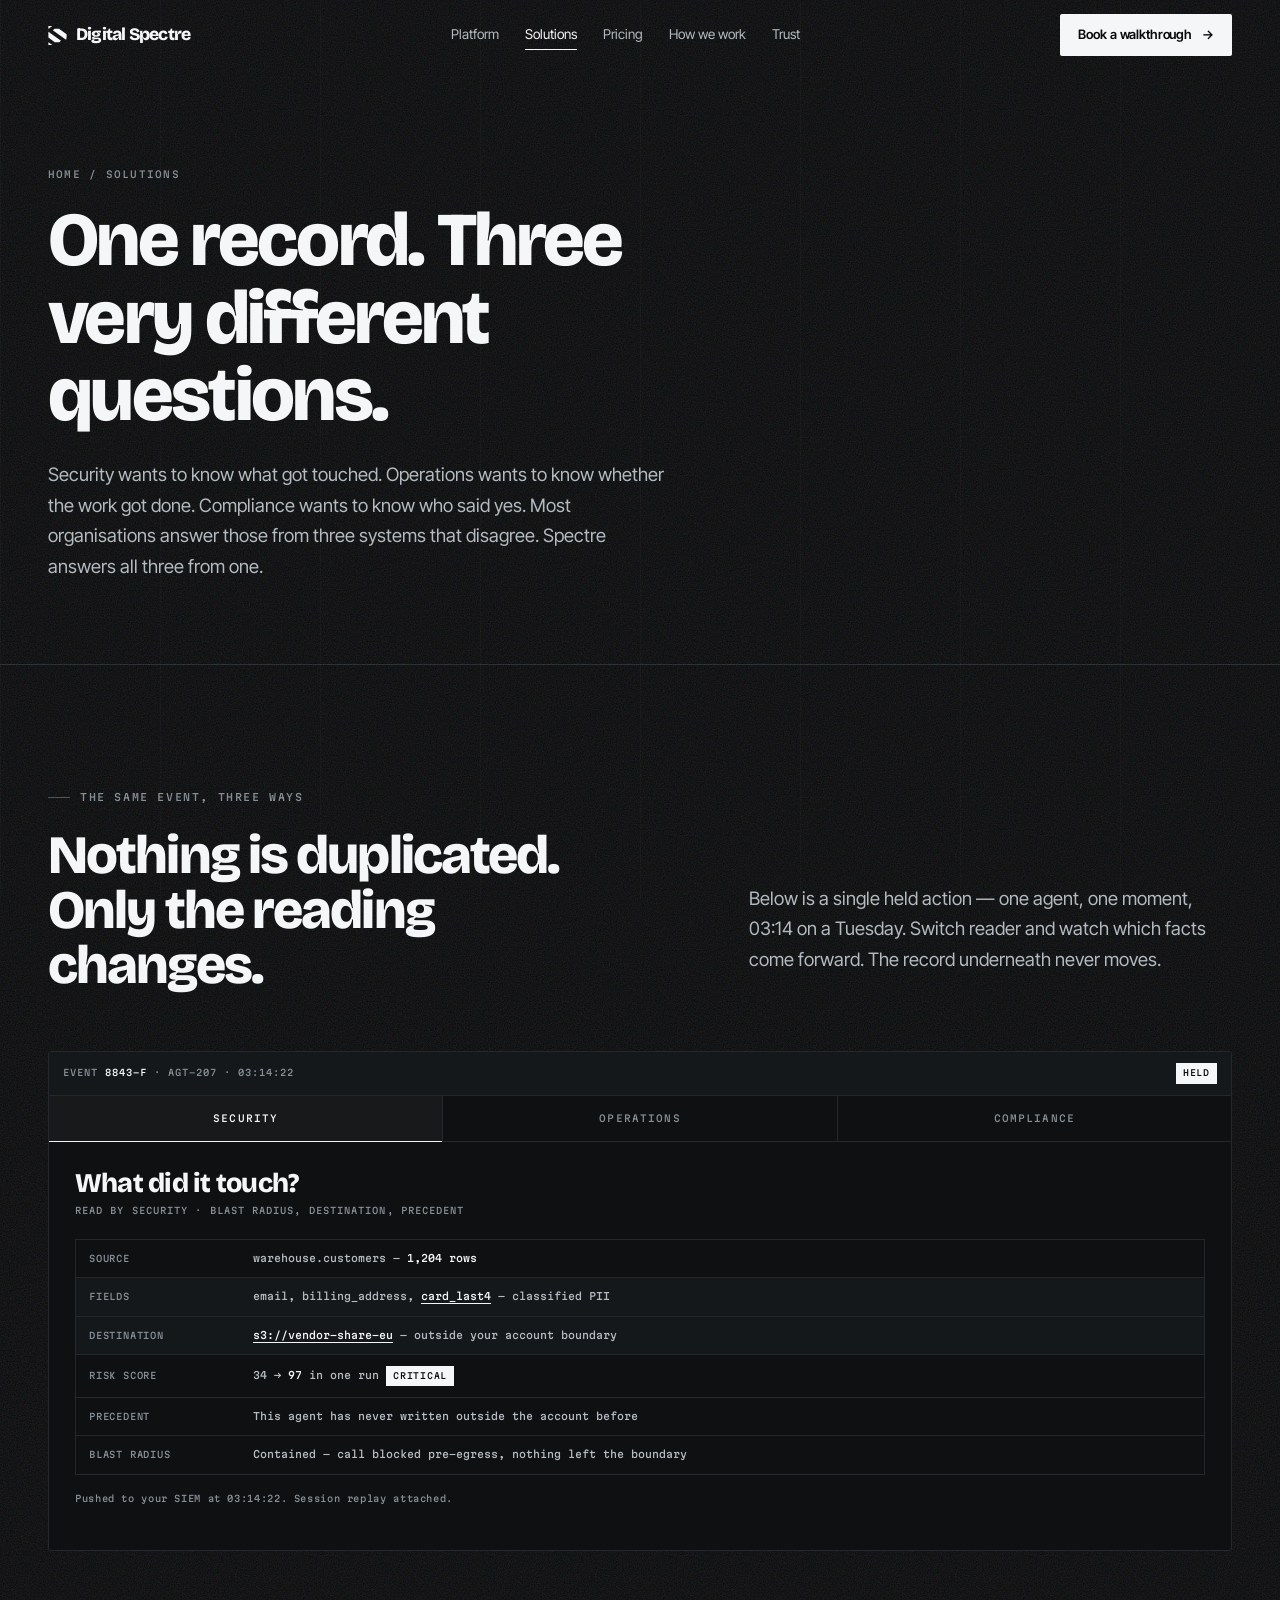
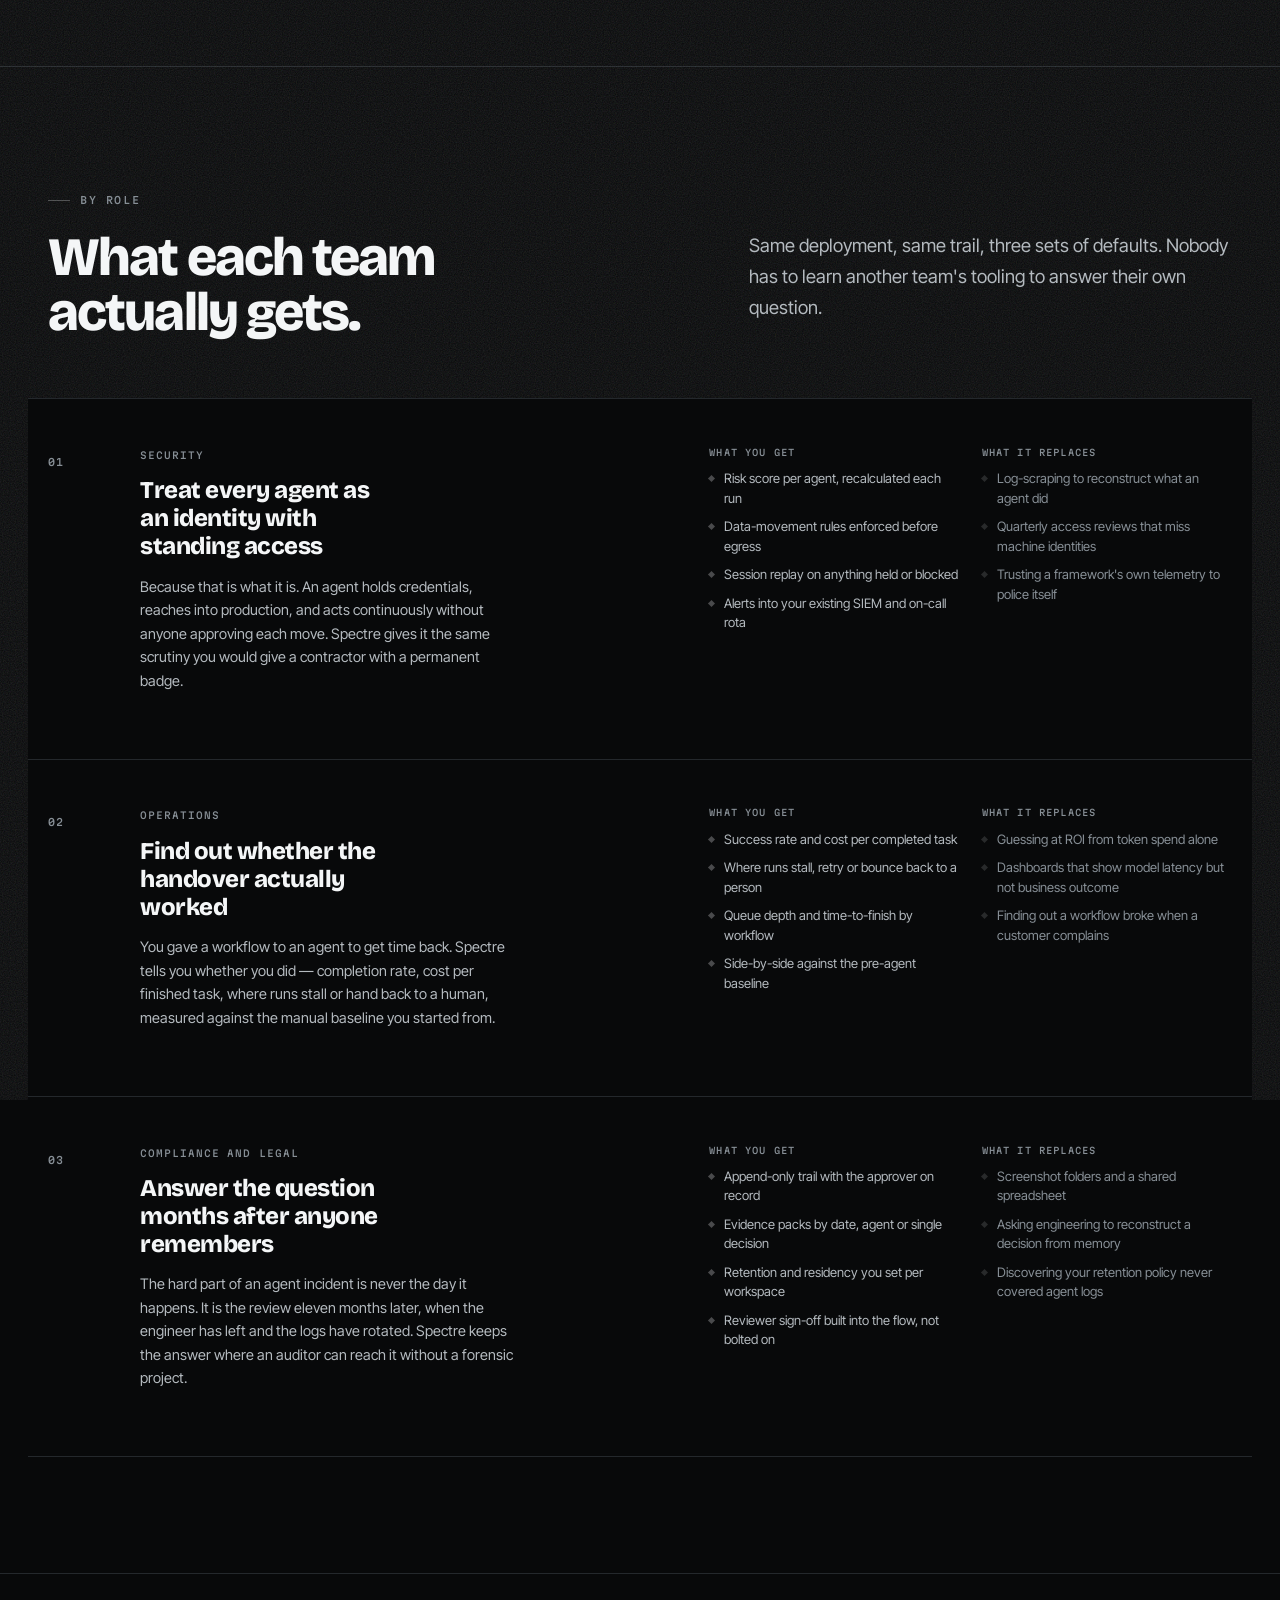
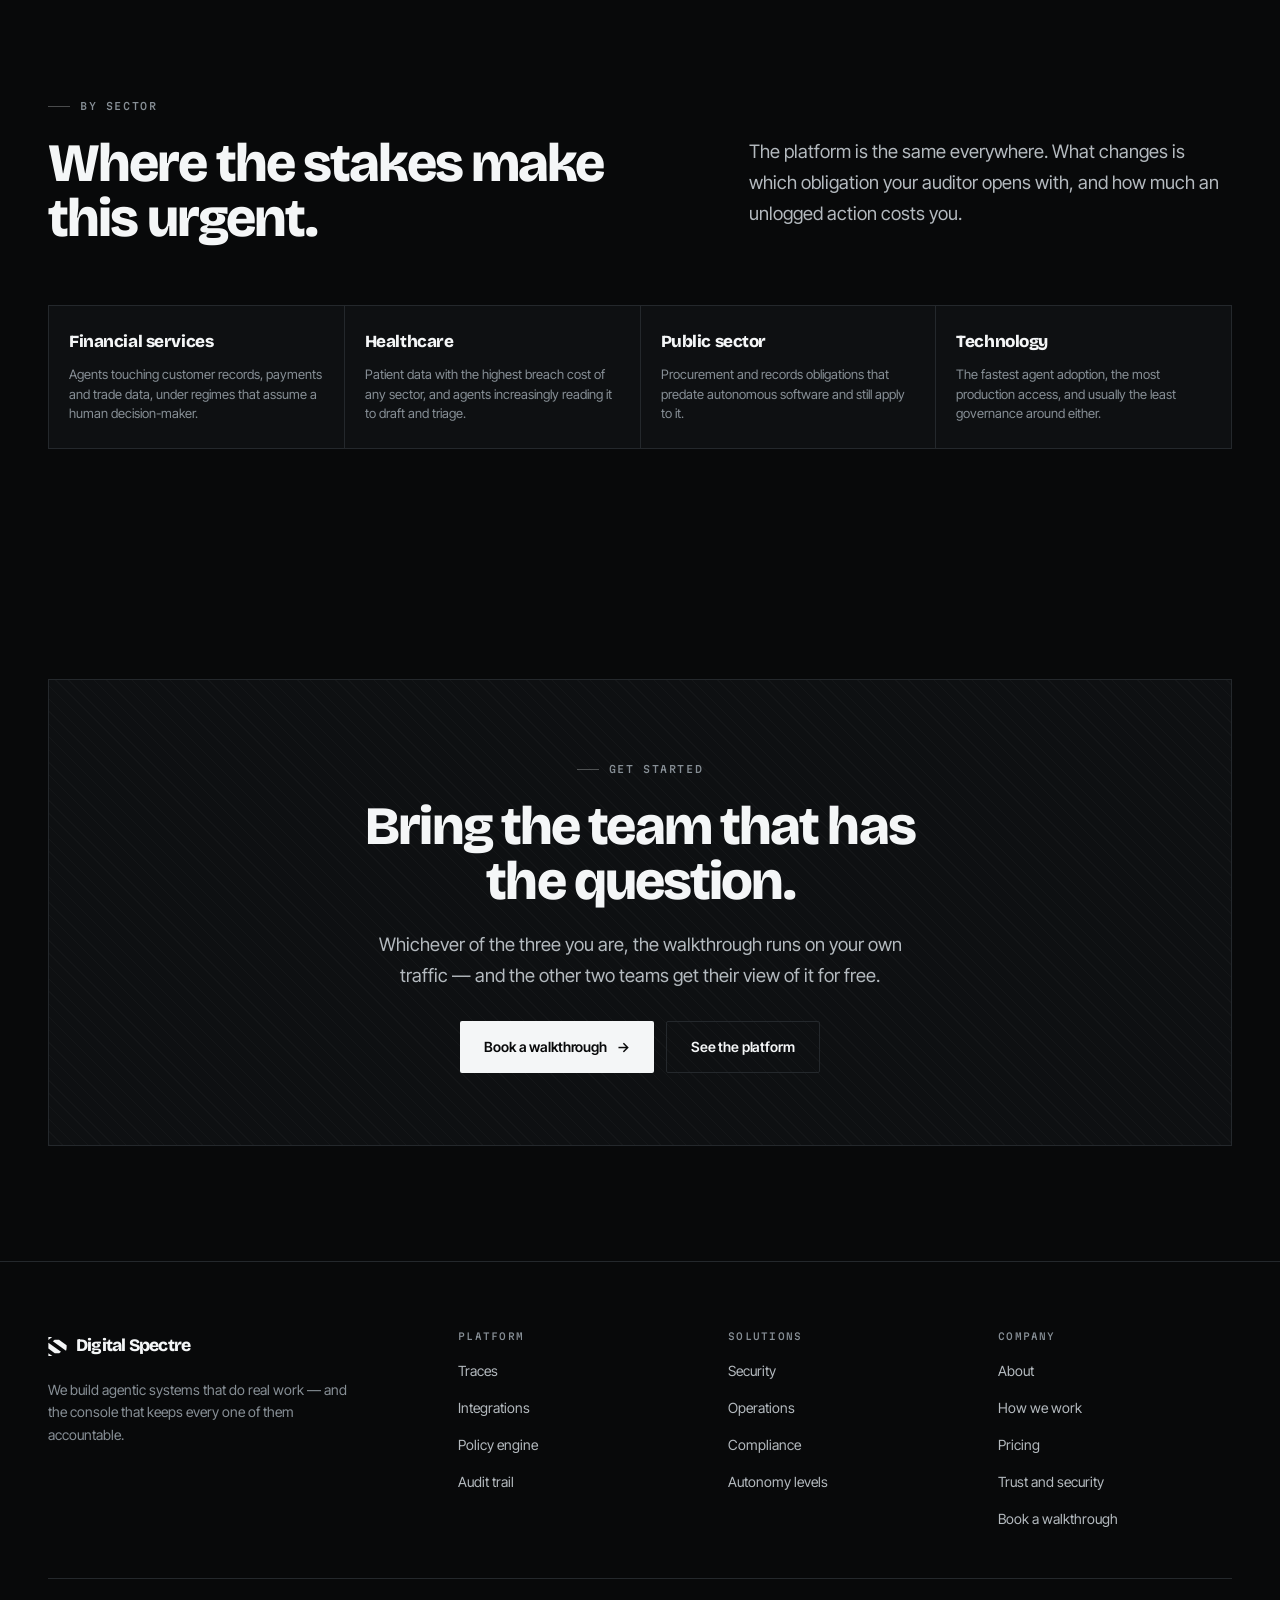
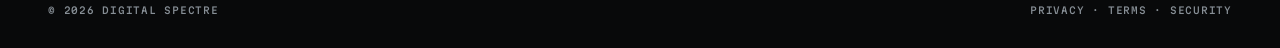
<file: docs/solutions.html>
<!DOCTYPE html>
<html lang="en">
<head>
<meta charset="utf-8">
<meta http-equiv="Content-Security-Policy" content="default-src 'self'; base-uri 'none'; object-src 'none'; script-src 'self' 'sha256-eVIOEjtqA9VH1NCIYpLcqWwOQ6jL5VSQF7S27DQBucY='; style-src 'self' 'unsafe-inline'; font-src 'self'; img-src 'self' data:; connect-src 'self'; form-action 'none'; upgrade-insecure-requests">
<meta name="referrer" content="strict-origin-when-cross-origin">
<meta name="viewport" content="width=device-width, initial-scale=1">
<meta name="theme-color" content="#08090A">
  <link rel="icon" href="favicon.svg" type="image/svg+xml">
  <link rel="alternate icon" href="icon-192.png" type="image/png" sizes="192x192">
  <link rel="apple-touch-icon" href="apple-touch-icon.png">
  <link rel="manifest" href="site.webmanifest">
<title>Solutions — Digital Spectre</title>
  <link rel="canonical" href="https://www.digitalspectre.com/solutions.html">
  <meta property="og:type" content="website">
  <meta property="og:site_name" content="Digital Spectre">
  <meta property="og:title" content="Solutions — Digital Spectre">
  <meta property="og:description" content="Security wants to know what got touched. Operations wants to know what got done. Compliance wants to know who said yes. One trail, three views.">
  <meta property="og:url" content="https://www.digitalspectre.com/solutions.html">
  <meta property="og:image" content="https://www.digitalspectre.com/og-image.png">
  <meta property="og:image:width" content="1200">
  <meta property="og:image:height" content="630">
  <meta name="twitter:card" content="summary_large_image">
  <meta name="twitter:title" content="Solutions — Digital Spectre">
  <meta name="twitter:description" content="Security wants to know what got touched. Operations wants to know what got done. Compliance wants to know who said yes. One trail, three views.">
  <meta name="twitter:image" content="https://www.digitalspectre.com/og-image.png">
<meta name="description" content="Security wants to know what got touched. Operations wants to know what got done. Compliance wants to know who said yes. One trail, three views.">
<link rel="preload" href="fonts/bricolage-grotesque.woff2" as="font" type="font/woff2" crossorigin>
<link rel="preload" href="fonts/inter-tight.woff2" as="font" type="font/woff2" crossorigin>
<link rel="stylesheet" href="site.css">
<style>

.phead .lede{max-width:56ch}

@keyframes grain{0%{transform:translate(0,0)}17%{transform:translate(-3%,-2%)}
  34%{transform:translate(2%,-4%)}51%{transform:translate(-2%,3%)}
  68%{transform:translate(3%,1%)}85%{transform:translate(-1%,-3%)}100%{transform:translate(0,0)}}
.nav-links a:hover::after,.nav-links a.here::after{width:100%}
.nav-links a.here{color:var(--phosphor)}
@media(min-width:900px){.head{grid-template-columns:1.15fr .85fr;align-items:end;gap:48px}}
.lens{border:1px solid var(--ash);background:var(--carbon);border-radius:3px;overflow:hidden}
.lens-bar{display:flex;align-items:center;justify-content:space-between;gap:12px;padding:11px 14px;
  border-bottom:1px solid var(--ash);background:var(--slate);font-family:var(--font-mono);
  font-size:9px;letter-spacing:.11em;text-transform:uppercase;color:var(--smoke)}
.lens-bar b{color:var(--phosphor);font-weight:500}
.lens-tabs{display:flex;border-bottom:1px solid var(--ash);position:relative}
.lens-tab{flex:1;padding:15px 10px;font-family:var(--font-mono);font-size:9.5px;letter-spacing:.12em;
  text-transform:uppercase;color:var(--smoke);border-right:1px solid var(--ash);
  transition:color .35s,background .35s;position:relative}
.lens-tab:last-child{border-right:0}
.lens-tab:hover{color:var(--vapor)}
.lens-tab.on{color:var(--phosphor);background:var(--w04)}
.lens-tab i{position:absolute;left:0;bottom:-1px;height:1px;width:0;background:var(--phosphor);font-style:normal}
.lens-tab.on i{animation:tabfill 7s linear forwards}
@keyframes tabfill{from{width:0}to{width:100%}}
.lens-body{padding:clamp(18px,2.4vw,26px);min-height:330px}
.lens-q{font-family:var(--font-display);font-weight:800;font-size:clamp(19px,2.4vw,27px);
  letter-spacing:-.028em;color:var(--phosphor);margin:0 0 6px;line-height:1.12}
.lens-who{font-family:var(--font-mono);font-size:9px;letter-spacing:.12em;text-transform:uppercase;
  color:var(--smoke);display:block;margin-bottom:20px}
.lens-view{display:none}
.lens-view.on{display:block}
.rows{display:grid;gap:1px;background:var(--ash);border:1px solid var(--ash)}
.row{background:var(--carbon);display:grid;grid-template-columns:1fr;gap:3px;
  padding:11px 13px;font-family:var(--font-mono);font-size:10px;
  animation:rowin .5s var(--ease) both}
@media(min-width:560px){.row{grid-template-columns:150px 1fr;gap:14px;align-items:baseline}}
@keyframes rowin{from{opacity:0;transform:translateY(-6px)}to{opacity:1;transform:none}}
.row .k{color:var(--smoke);font-size:9px;letter-spacing:.09em;text-transform:uppercase}
.row .v{color:var(--vapor);line-height:1.45}
.row .v b{color:var(--phosphor);font-weight:500}
.row--key{background:var(--slate)}
.row--key .v b{text-decoration:underline;text-underline-offset:3px}
.lens-foot{margin-top:16px;font-family:var(--font-mono);font-size:9px;letter-spacing:.07em;
  color:var(--smoke);line-height:1.7}
.sev{font-family:var(--font-mono);font-size:8.5px;letter-spacing:.09em;text-transform:uppercase;
  font-style:normal;padding:2.5px 6px;display:inline-block;white-space:nowrap;border:1px solid var(--w14)}
.sev--2{color:var(--phosphor);border-color:var(--w28);
  background-image:repeating-linear-gradient(45deg,var(--w08) 0 2px,transparent 2px 5px)}
.sev--3{color:var(--void);background:var(--phosphor);border-color:var(--phosphor);font-weight:500}
.roles{display:grid;gap:1px;background:var(--ash);margin-left:calc(-1 * var(--rowpad));margin-right:calc(-1 * var(--rowpad));border-top:1px solid var(--ash);
  border-bottom:1px solid var(--ash)}
.role{background:var(--void);display:grid;gap:26px;padding:clamp(32px,3.8vw,54px) var(--rowpad);
  transition:background .4s}
@media(min-width:940px){
  .role{grid-template-columns:56px 1.02fr 1fr;gap:36px;align-items:start}
}
.role:hover{background:var(--carbon)}
.role .rx{font-family:var(--font-mono);font-size:10px;letter-spacing:.1em;color:var(--smoke);padding-top:6px}
.role h3{margin-bottom:14px;max-width:16ch}
.role .ask{font-family:var(--font-mono);font-size:9.5px;letter-spacing:.1em;text-transform:uppercase;
  color:var(--smoke);display:block;margin-bottom:14px}
.role p{font-size:14.5px;margin:0 0 18px;max-width:48ch}
.cols{display:grid;gap:22px}
@media(min-width:620px){.cols{grid-template-columns:1fr 1fr}}
.cols .hlab{line-height:1.02;max-width:none;font-family:var(--font-mono);font-size:9px;font-weight:500;letter-spacing:.13em;
  text-transform:uppercase;color:var(--smoke);margin:0 0 12px}
.cols ul{list-style:none;margin:0;padding:0;display:grid;gap:9px}
.cols li{font-size:13px;color:var(--vapor);display:flex;gap:10px;align-items:flex-start;line-height:1.5}
.cols li::before{content:"";width:5px;height:5px;background:var(--w28);flex:0 0 auto;
  margin-top:7px;transform:rotate(45deg)}
.cols--out li{color:var(--smoke)}
.cols--out li::before{background:var(--w14)}
.sectors{display:grid;gap:1px;background:var(--ash);border:1px solid var(--ash)}
@media(min-width:640px){.sectors{grid-template-columns:1fr 1fr}}
@media(min-width:1000px){.sectors{grid-template-columns:repeat(4,1fr)}}
.sector{background:var(--carbon);padding:22px 20px 24px;position:relative;overflow:hidden;display:block;
  transition:background .4s}
.sector:hover{background:var(--slate)}
.sector::after{content:"";position:absolute;top:0;left:-100%;width:100%;height:1px;
  background:linear-gradient(90deg,transparent,var(--phosphor),transparent);transition:left .8s var(--ease)}
.sector:hover::after{left:100%}
.sector b{font-family:var(--font-display);font-weight:800;font-size:17px;letter-spacing:-.025em;
  color:var(--phosphor);display:block;margin-bottom:10px}
.sector span{font-size:13px;color:var(--smoke);line-height:1.5;display:block}
.cta>*{position:relative}
@media(min-width:820px){.foot-grid{grid-template-columns:1.6fr 1fr 1fr 1fr}}
@media(max-width:960px){
  .nav-links{display:none}
  .burger{display:flex}
}
@media(max-width:560px){
  .nav-cta .btn{padding:9px 14px;font-size:12.5px}
  .lens-tab{font-size:8.5px;letter-spacing:.08em;padding:13px 6px}
}
@media(prefers-reduced-motion:reduce){
  *,*::before,*::after{animation-duration:.001ms!important;animation-iteration-count:1!important;
    transition-duration:.001ms!important;scroll-behavior:auto!important}
  .rv{opacity:1;transform:none}
  .field::after{display:none}
}
@media (pointer:coarse),(max-width:960px){.lens-tab{min-height:44px}}
</style>
</head>
<body>
<div class="field" aria-hidden="true"></div>

<header class="nav" id="nav">
  <div class="wrap nav-in">
    <a href="index.html" class="brand"><svg class="brand-mark" viewBox="0 0 96 100" fill="currentColor" aria-hidden="true" focusable="false"><polygon points="0,0 20,0 0,16"/><path d="M32.76,15L56,15L96,43.57L96,55.4C96,61 94.6,68 92.74,72.1L23.34,22.53Z"/><polygon points="0,30 66.5,77.5 57.12,85 33.7,85 0,60.93"/><polygon points="0,85 21,100 0,100"/></svg>Digital Spectre</a>
    <nav class="nav-links">
      <a href="platform.html">Platform</a>
      <a href="solutions.html" class="here">Solutions</a>
      <a href="pricing.html">Pricing</a>
      <a href="how-we-work.html">How we work</a>
      <a href="trust.html">Trust</a>
    </nav>
    <div class="nav-cta">
      <a href="contact.html" class="btn btn--solid">Book a walkthrough <span class="arw">→</span></a>
      <button class="burger" aria-label="Open menu"><span></span></button>
    </div>
  </div>
</header>

<main>

<section class="phead">
  <div class="wrap">
    <span class="crumb"><a href="index.html">Home</a> / Solutions</span>
    <h1>One record. Three very different questions.</h1>
    <p class="lede">Security wants to know what got touched. Operations wants to know whether the work got done. Compliance wants to know who said yes. Most organisations answer those from three systems that disagree. Spectre answers all three from one.</p>
  </div>
</section>

<section class="sec" id="lenses">
  <div class="wrap">
    <div class="head rv">
      <div>
        <span class="eyebrow">The same event, three ways</span>
        <h2>Nothing is duplicated. Only the reading changes.</h2>
      </div>
      <div><p class="lede">Below is a single held action — one agent, one moment, 03:14 on a Tuesday. Switch reader and watch which facts come forward. The record underneath never moves.</p></div>
    </div>

    <div class="lens rv" id="lens">
      <div class="lens-bar">
        <span>Event <b>8843-f</b> · AGT-207 · 03:14:22</span>
        <span><i class="sev sev--3">held</i></span>
      </div>

      <div class="lens-tabs" role="tablist">
        <button class="lens-tab on" role="tab" aria-selected="true" data-view="sec">Security<i></i></button>
        <button class="lens-tab" role="tab" aria-selected="false" data-view="ops">Operations<i></i></button>
        <button class="lens-tab" role="tab" aria-selected="false" data-view="comp">Compliance<i></i></button>
      </div>

      <div class="lens-body">

        <div class="lens-view on" id="v-sec">
          <p class="lens-q">What did it touch?</p>
          <span class="lens-who">Read by security · blast radius, destination, precedent</span>
          <div class="rows">
            <div class="row"><span class="k">Source</span><span class="v">warehouse.customers — <b>1,204 rows</b></span></div>
            <div class="row row--key"><span class="k">Fields</span><span class="v">email, billing_address, <b>card_last4</b> — classified PII</span></div>
            <div class="row row--key"><span class="k">Destination</span><span class="v"><b>s3://vendor-share-eu</b> — outside your account boundary</span></div>
            <div class="row"><span class="k">Risk score</span><span class="v">34 → <b>97</b> in one run <i class="sev sev--3">critical</i></span></div>
            <div class="row"><span class="k">Precedent</span><span class="v">This agent has never written outside the account before</span></div>
            <div class="row"><span class="k">Blast radius</span><span class="v">Contained — call blocked pre-egress, nothing left the boundary</span></div>
          </div>
          <p class="lens-foot">Pushed to your SIEM at 03:14:22. Session replay attached.</p>
        </div>

        <div class="lens-view" id="v-ops">
          <p class="lens-q">Did the work still get done?</p>
          <span class="lens-who">Read by operations · throughput, cost, downstream effect</span>
          <div class="rows">
            <div class="row"><span class="k">Workflow</span><span class="v">renewal-ops — nightly customer export</span></div>
            <div class="row"><span class="k">Run time</span><span class="v">2.4s to the block, <b>4.1s</b> including the fallback</span></div>
            <div class="row"><span class="k">Cost</span><span class="v">$0.031 — no rerun charged</span></div>
            <div class="row row--key"><span class="k">Outcome</span><span class="v">Step 8 blocked. Agent <b>rerouted to internal.reports</b> and finished</span></div>
            <div class="row"><span class="k">Queue impact</span><span class="v">None — 0 downstream jobs delayed</span></div>
            <div class="row"><span class="k">Pattern</span><span class="v">3rd block this month on the same destination rule</span></div>
          </div>
          <p class="lens-foot">A repeated block usually means a broken workflow, not a bad agent. Worth a look.</p>
        </div>

        <div class="lens-view" id="v-comp">
          <p class="lens-q">Who approved this?</p>
          <span class="lens-who">Read by compliance · policy, approver, evidence</span>
          <div class="rows">
            <div class="row row--key"><span class="k">Policy invoked</span><span class="v"><b>PII → external destination</b> — enforcement: never</span></div>
            <div class="row"><span class="k">Decision</span><span class="v">Denied automatically. No human override requested</span></div>
            <div class="row"><span class="k">Accountable owner</span><span class="v">Renewal-ops agent owner on record at time of run</span></div>
            <div class="row"><span class="k">Evidence</span><span class="v">sha256 <b>9f2c1ba7e4d0…8831</b> — append-only, verifiable</span></div>
            <div class="row"><span class="k">Retention</span><span class="v">7 years, eu-west — set at workspace level</span></div>
            <div class="row"><span class="k">Maps to</span><span class="v">Access control and audit-logging obligations in your framework</span></div>
          </div>
          <p class="lens-foot">Exportable as a single-event evidence pack in CSV, JSON or PDF.</p>
        </div>

      </div>
    </div>
  </div>
</section>

<hr class="rule">

<section class="sec" id="roles">
  <div class="wrap">
    <div class="head rv">
      <div>
        <span class="eyebrow">By role</span>
        <h2>What each team actually gets.</h2>
      </div>
      <div><p class="lede">Same deployment, same trail, three sets of defaults. Nobody has to learn another team's tooling to answer their own question.</p></div>
    </div>

    <div class="roles rv">

      <article class="role">
        <span class="rx">01</span>
        <div>
          <span class="ask">Security</span>
          <h3>Treat every agent as an identity with standing access</h3>
          <p>Because that is what it is. An agent holds credentials, reaches into production, and acts continuously without anyone approving each move. Spectre gives it the same scrutiny you would give a contractor with a permanent badge.</p>
        </div>
        <div class="cols">
          <div>
            <h3 class="hlab">What you get</h3>
            <ul>
              <li>Risk score per agent, recalculated each run</li>
              <li>Data-movement rules enforced before egress</li>
              <li>Session replay on anything held or blocked</li>
              <li>Alerts into your existing SIEM and on-call rota</li>
            </ul>
          </div>
          <div class="cols--out">
            <h3 class="hlab">What it replaces</h3>
            <ul>
              <li>Log-scraping to reconstruct what an agent did</li>
              <li>Quarterly access reviews that miss machine identities</li>
              <li>Trusting a framework's own telemetry to police itself</li>
            </ul>
          </div>
        </div>
      </article>

      <article class="role">
        <span class="rx">02</span>
        <div>
          <span class="ask">Operations</span>
          <h3>Find out whether the handover actually worked</h3>
          <p>You gave a workflow to an agent to get time back. Spectre tells you whether you did — completion rate, cost per finished task, where runs stall or hand back to a human, measured against the manual baseline you started from.</p>
        </div>
        <div class="cols">
          <div>
            <h3 class="hlab">What you get</h3>
            <ul>
              <li>Success rate and cost per completed task</li>
              <li>Where runs stall, retry or bounce back to a person</li>
              <li>Queue depth and time-to-finish by workflow</li>
              <li>Side-by-side against the pre-agent baseline</li>
            </ul>
          </div>
          <div class="cols--out">
            <h3 class="hlab">What it replaces</h3>
            <ul>
              <li>Guessing at ROI from token spend alone</li>
              <li>Dashboards that show model latency but not business outcome</li>
              <li>Finding out a workflow broke when a customer complains</li>
            </ul>
          </div>
        </div>
      </article>

      <article class="role">
        <span class="rx">03</span>
        <div>
          <span class="ask">Compliance and legal</span>
          <h3>Answer the question months after anyone remembers</h3>
          <p>The hard part of an agent incident is never the day it happens. It is the review eleven months later, when the engineer has left and the logs have rotated. Spectre keeps the answer where an auditor can reach it without a forensic project.</p>
        </div>
        <div class="cols">
          <div>
            <h3 class="hlab">What you get</h3>
            <ul>
              <li>Append-only trail with the approver on record</li>
              <li>Evidence packs by date, agent or single decision</li>
              <li>Retention and residency you set per workspace</li>
              <li>Reviewer sign-off built into the flow, not bolted on</li>
            </ul>
          </div>
          <div class="cols--out">
            <h3 class="hlab">What it replaces</h3>
            <ul>
              <li>Screenshot folders and a shared spreadsheet</li>
              <li>Asking engineering to reconstruct a decision from memory</li>
              <li>Discovering your retention policy never covered agent logs</li>
            </ul>
          </div>
        </div>
      </article>

    </div>
  </div>
</section>

<hr class="rule">

<section class="sec" id="sectors">
  <div class="wrap">
    <div class="head rv">
      <div>
        <span class="eyebrow">By sector</span>
        <h2>Where the stakes make this urgent.</h2>
      </div>
      <div><p class="lede">The platform is the same everywhere. What changes is which obligation your auditor opens with, and how much an unlogged action costs you.</p></div>
    </div>

    <div class="sectors rv">
      <a class="sector" href="sectors.html#financial"><b>Financial services</b><span>Agents touching customer records, payments and trade data, under regimes that assume a human decision-maker.</span></a>
      <a class="sector" href="sectors.html#healthcare"><b>Healthcare</b><span>Patient data with the highest breach cost of any sector, and agents increasingly reading it to draft and triage.</span></a>
      <a class="sector" href="sectors.html#public"><b>Public sector</b><span>Procurement and records obligations that predate autonomous software and still apply to it.</span></a>
      <a class="sector" href="sectors.html#technology"><b>Technology</b><span>The fastest agent adoption, the most production access, and usually the least governance around either.</span></a>
    </div>
  </div>
</section>

<section class="sec">
  <div class="wrap">
    <div class="cta rv" id="cta">
      <span class="eyebrow" style="justify-content:center">Get started</span>
      <h2>Bring the team that has the question.</h2>
      <p class="lede">Whichever of the three you are, the walkthrough runs on your own traffic — and the other two teams get their view of it for free.</p>
      <div class="cta-btns">
        <a href="contact.html" class="btn btn--solid">Book a walkthrough <span class="arw">→</span></a>
        <a href="platform.html" class="btn btn--ghost">See the platform</a>
      </div>
    </div>
  </div>
</section>

</main>

<footer class="foot">
  <div class="wrap">
    <div class="foot-grid">
      <div>
        <a href="index.html" class="brand"><svg class="brand-mark" viewBox="0 0 96 100" fill="currentColor" aria-hidden="true" focusable="false"><polygon points="0,0 20,0 0,16"/><path d="M32.76,15L56,15L96,43.57L96,55.4C96,61 94.6,68 92.74,72.1L23.34,22.53Z"/><polygon points="0,30 66.5,77.5 57.12,85 33.7,85 0,60.93"/><polygon points="0,85 21,100 0,100"/></svg>Digital Spectre</a>
        <p>We build agentic systems that do real work — and the console that keeps every one of them accountable.</p>
      </div>
      <div>
        <h3 class="hlab">Platform</h3>
        <ul>
          <li><a href="platform.html#surfaces">Traces</a></li>
          <li><a href="integrations.html">Integrations</a></li>
          <li><a href="platform.html#surfaces">Policy engine</a></li>
          <li><a href="platform.html#surfaces">Audit trail</a></li>
        </ul>
      </div>
      <div>
        <h3 class="hlab">Solutions</h3>
        <ul>
          <li><a href="solutions.html#roles">Security</a></li>
          <li><a href="solutions.html#roles">Operations</a></li>
          <li><a href="solutions.html#roles">Compliance</a></li>
          <li><a href="platform.html#autonomy">Autonomy levels</a></li>
        </ul>
      </div>
      <div>
        <h3 class="hlab">Company</h3>
        <ul>
          <li><a href="about.html">About</a></li>
          <li><a href="how-we-work.html">How we work</a></li>
          <li><a href="pricing.html">Pricing</a></li>
          <li><a href="trust.html">Trust and security</a></li>
          <li><a href="contact.html">Book a walkthrough</a></li>
        </ul>
      </div>
    </div>
    <div class="foot-base">
      <span>© 2026 Digital Spectre</span>
      <span><a href="privacy.html">Privacy</a> · <a href="terms.html">Terms</a> · <a href="trust.html">Security</a></span>
    </div>
  </div>
</footer>

<script src="site.js"></script>
<script>
(function(){
"use strict";
var reduce = window.matchMedia('(prefers-reduced-motion: reduce)').matches;

var tabs = Array.prototype.slice.call(document.querySelectorAll('.lens-tab'));
var views = { sec: document.getElementById('v-sec'),
              ops: document.getElementById('v-ops'),
              comp: document.getElementById('v-comp') };
var idx = 0, timer = null, taken = false;

function show(i){
  idx = i;
  tabs.forEach(function(t, k){
    var on = k === i;
    t.classList.toggle('on', on);
    t.setAttribute('aria-selected', on ? 'true' : 'false');
    var fill = t.querySelector('i');
    fill.style.animation = 'none'; void fill.offsetWidth; fill.style.animation = '';
  });
  var key = tabs[i].getAttribute('data-view');
  Object.keys(views).forEach(function(k){ views[k].classList.toggle('on', k === key); });
}

function rotate(){
  if(reduce || taken) return;
  clearInterval(timer);
  timer = setInterval(function(){ show((idx + 1) % tabs.length); }, 7000);
}

tabs.forEach(function(t, i){
  t.addEventListener('click', function(){
    taken = true; clearInterval(timer);
    tabs.forEach(function(x){ x.querySelector('i').style.animation = 'none'; });
    show(i);
  });
});

var lens = document.getElementById('lens');
if(!('IntersectionObserver' in window) || reduce){
  rotate();
} else {
  new IntersectionObserver(function(es){
    es.forEach(function(e){
      if(e.isIntersecting) rotate();
      else clearInterval(timer);
    });
  }, {threshold:.25}).observe(lens);
}
})();
</script>
</body>
</html>
</file>
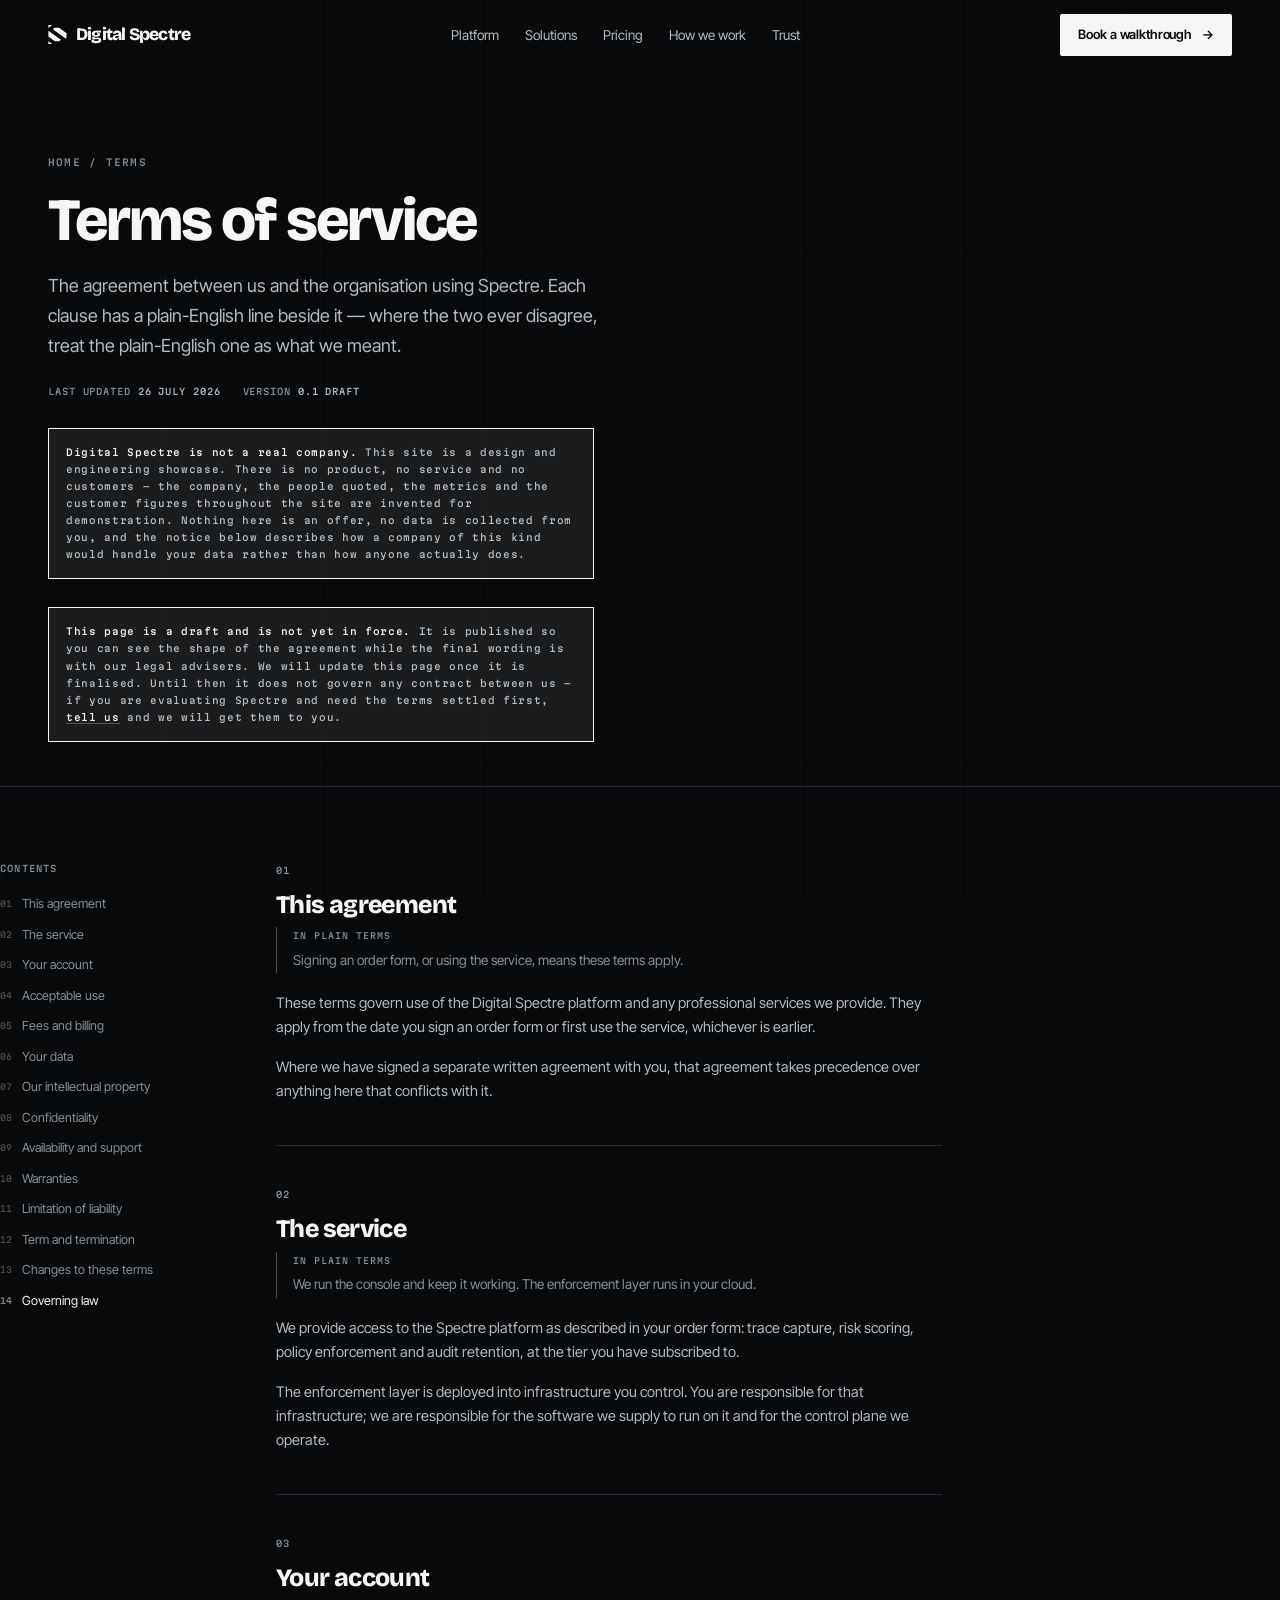
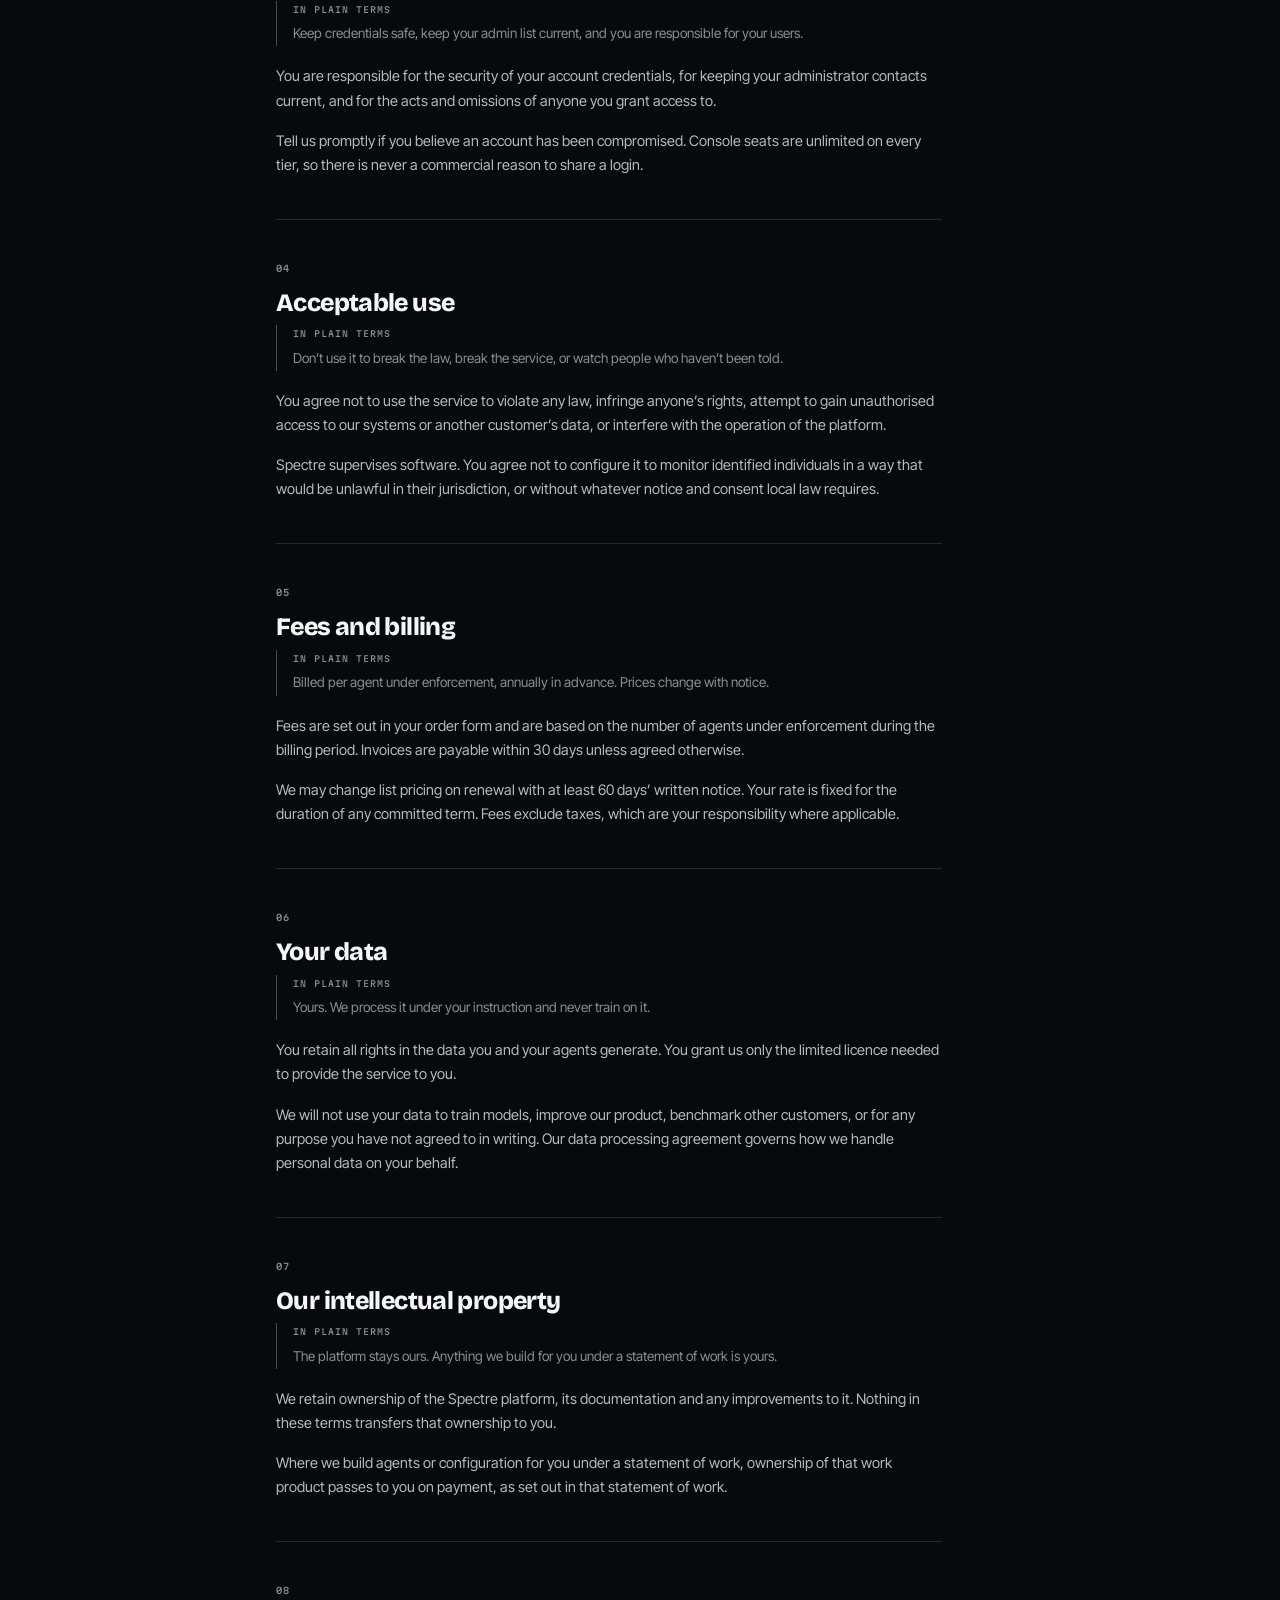
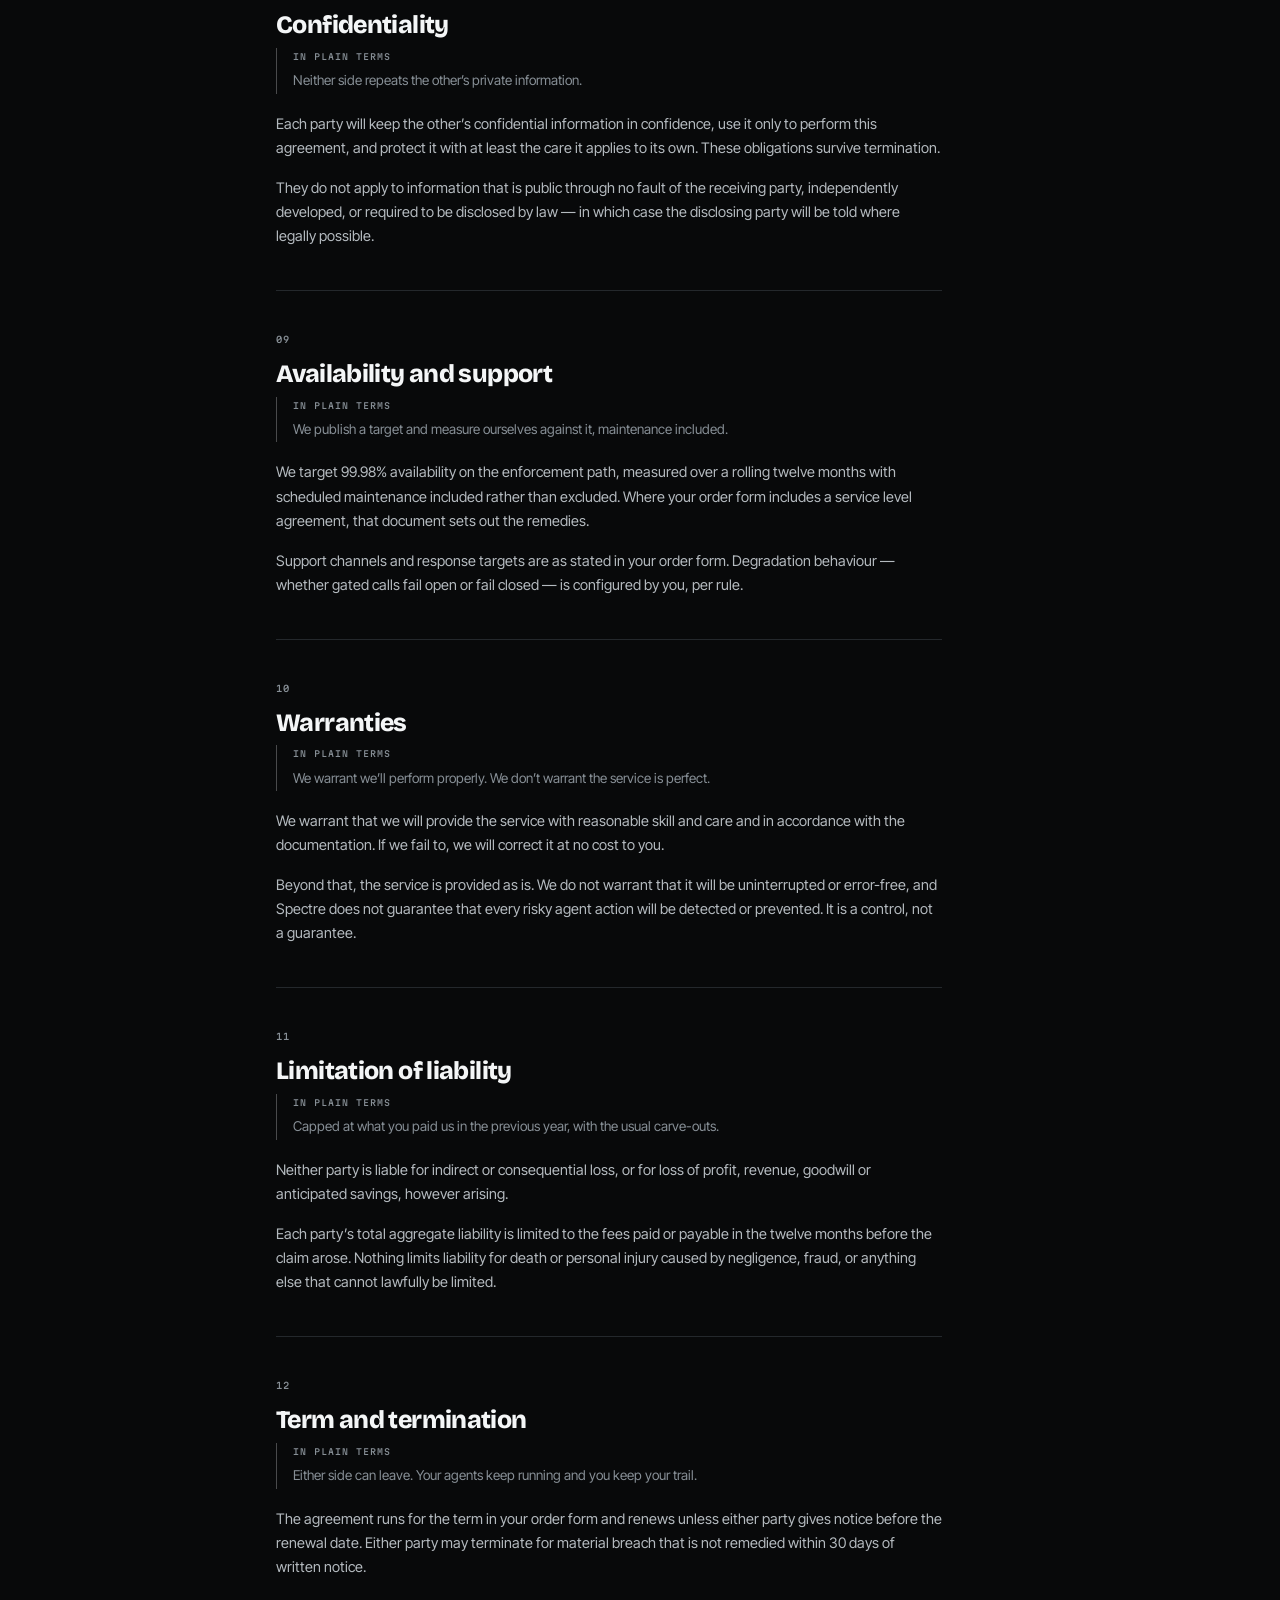
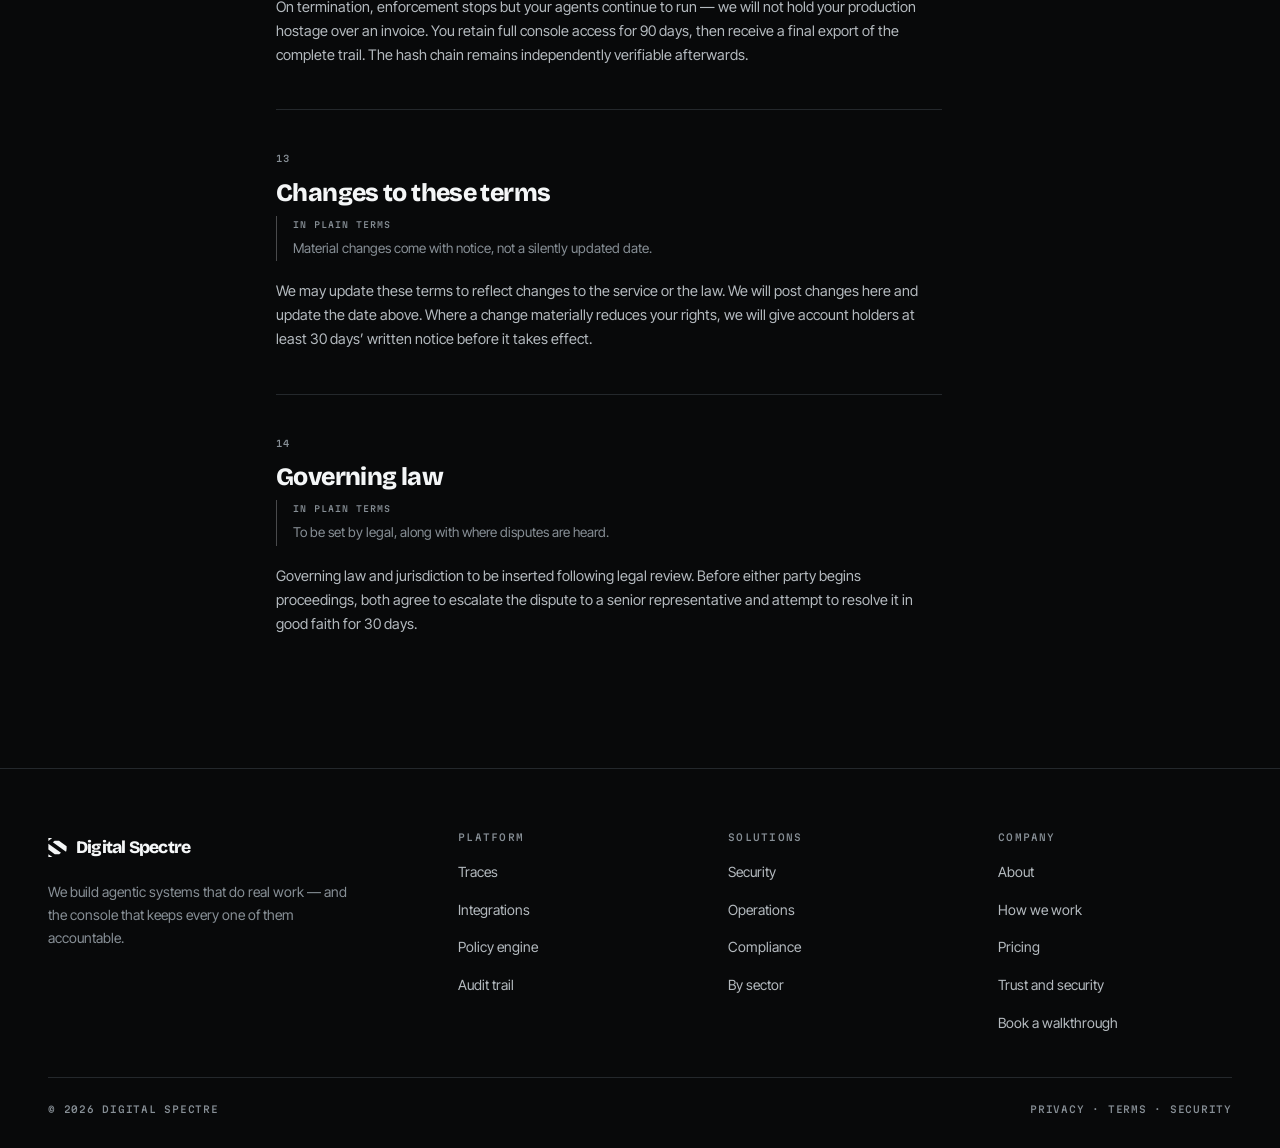
<file: docs/terms.html>
<!DOCTYPE html>
<html lang="en">
<head>
<meta charset="utf-8">
<meta http-equiv="Content-Security-Policy" content="default-src 'self'; base-uri 'none'; object-src 'none'; script-src 'self' 'sha256-WrmNjD6u7kgae6arR82TwH053A4v2n7/IQask4e1uHg='; style-src 'self' 'unsafe-inline'; font-src 'self'; img-src 'self' data:; connect-src 'self'; form-action 'none'; upgrade-insecure-requests">
<meta name="referrer" content="strict-origin-when-cross-origin">
<meta name="viewport" content="width=device-width, initial-scale=1">
<meta name="theme-color" content="#08090A">
<meta name="robots" content="noindex">
  <link rel="icon" href="favicon.svg" type="image/svg+xml">
  <link rel="alternate icon" href="icon-192.png" type="image/png" sizes="192x192">
  <link rel="apple-touch-icon" href="apple-touch-icon.png">
  <link rel="manifest" href="site.webmanifest">
<title>Terms — Digital Spectre</title>
  <link rel="canonical" href="https://www.digitalspectre.com/terms.html">
  <meta property="og:type" content="website">
  <meta property="og:site_name" content="Digital Spectre">
  <meta property="og:title" content="Terms — Digital Spectre">
  <meta property="og:description" content="The agreement between Digital Spectre and the organisations using it: what we owe you, what you owe us, and how either side ends it.">
  <meta property="og:url" content="https://www.digitalspectre.com/terms.html">
  <meta property="og:image" content="https://www.digitalspectre.com/og-image.png">
  <meta property="og:image:width" content="1200">
  <meta property="og:image:height" content="630">
  <meta name="twitter:card" content="summary_large_image">
  <meta name="twitter:title" content="Terms — Digital Spectre">
  <meta name="twitter:description" content="The agreement between Digital Spectre and the organisations using it: what we owe you, what you owe us, and how either side ends it.">
  <meta name="twitter:image" content="https://www.digitalspectre.com/og-image.png">
<meta name="description" content="The agreement between Digital Spectre and the organisations using it: what we owe you, what you owe us, and how either side ends it.">
<link rel="preload" href="fonts/bricolage-grotesque.woff2" as="font" type="font/woff2" crossorigin>
<link rel="preload" href="fonts/inter-tight.woff2" as="font" type="font/woff2" crossorigin>
<link rel="stylesheet" href="site.css">
<style>

.field::after{content:none}
.btn{display:inline-flex;align-items:center;gap:10px;padding:14px 24px;border-radius:2px; font-size:14px;font-weight:600;transition:transform .35s var(--ease),background .3s,border-color .3s}
.crumb{font-family:var(--font-mono);font-size:9.5px;letter-spacing:.13em;text-transform:uppercase; color:var(--smoke);margin-bottom:18px;display:block}
.eyebrow{font-family:var(--font-mono);font-size:10px;font-weight:500;letter-spacing:.16em; text-transform:uppercase;color:var(--smoke);display:inline-flex;align-items:center;gap:10px;margin:0 0 20px}
.foot{border-top:1px solid var(--ash);padding:clamp(40px,5vw,64px) 0 30px;position:relative;z-index:1}
.foot-grid{display:grid;gap:36px;margin-bottom:42px}
.lede{font-size:clamp(15px,1.5vw,18px);color:var(--vapor);max-width:58ch}
:root{--void:#08090A; --carbon:#0E1012; --slate:#15181B; --ash:#24282C; --smoke:#878F96; --vapor:#B4BABF; --phosphor:#F4F6F7; --w04:rgba(244,246,247,.04); --w08:rgba(244,246,247,.08); --w14:rgba(244,246,247,.14); --w28:rgba(244,246,247,.28); --w55:rgba(244,246,247,.55); --font-display:'Bricolage Grotesque','Archivo',ui-sans-serif,system-ui,sans-serif; --font-body:'Inter Tight','Inter',ui-sans-serif,system-ui,-apple-system,sans-serif; --font-mono:'Martian Mono',ui-monospace,'SF Mono',Menlo,monospace; --gut:clamp(20px,5vw,48px); --ease:cubic-bezier(.22,.61,.36,1);}
body{margin:0;background:var(--void);color:var(--vapor);font-family:var(--font-body); font-size:16px;line-height:1.66;-webkit-font-smoothing:antialiased;overflow-x:hidden}
p{margin:0 0 16px}

h1,h2,h3{font-family:var(--font-display);color:var(--phosphor);margin:0;font-weight:800;letter-spacing:-.035em;line-height:1.04}
.nav-links a:hover::after{width:100%}
.dhead{padding:clamp(50px,7vw,84px) 0 clamp(30px,4vw,44px);border-bottom:1px solid var(--ash)}
.dhead h1{font-size:clamp(36px,5.6vw,60px);max-width:14ch;margin:0 0 20px}
.meta{font-family:var(--font-mono);font-size:9px;letter-spacing:.1em;text-transform:uppercase;
  color:var(--smoke);margin-top:24px;display:flex;gap:22px;flex-wrap:wrap}
.meta b{color:var(--vapor);font-weight:500}
.draft{border:1px solid var(--phosphor);background:var(--w08);padding:15px 17px;
  font-family:var(--font-mono);font-size:9.5px;letter-spacing:.07em;line-height:1.8;
  color:var(--vapor);margin:28px 0 0;max-width:78ch}
.draft b{color:var(--phosphor);font-weight:500}
.doc{display:grid;gap:clamp(34px,4vw,60px);padding:clamp(44px,6vw,80px) 0 clamp(56px,7vw,96px)}
@media(min-width:940px){.doc{grid-template-columns:212px 1fr;gap:64px;align-items:start}}
.toc{display:none}
@media(min-width:940px){
  .toc{display:block;position:sticky;top:96px}
}
.toc .toc-h{line-height:1.04;font-family:var(--font-mono);font-size:9px;font-weight:500;letter-spacing:.13em;
  text-transform:uppercase;color:var(--smoke);margin:0 0 16px}
.toc ol{list-style:none;margin:0;padding:0;display:grid;gap:1px;counter-reset:t}
.toc a{display:flex;gap:10px;font-size:12.5px;color:var(--smoke);padding:6px 0;line-height:1.4;
  transition:color .3s;counter-increment:t}
.toc a::before{content:counter(t,decimal-leading-zero);font-family:var(--font-mono);font-size:8.5px;
  color:var(--w28);flex:0 0 auto;padding-top:3px}
.toc a:hover{color:var(--vapor)}
.toc a.on{color:var(--phosphor)}
.toc a.on::before{color:var(--w55)}
.body{max-width:74ch}
.clause{padding:0 0 clamp(30px,3.4vw,42px);scroll-margin-top:96px}
.clause + .clause{padding-top:clamp(30px,3.4vw,42px);border-top:1px solid var(--ash)}
.clause h2{font-size:clamp(19px,2.2vw,25px);letter-spacing:-.025em;margin-bottom:8px;line-height:1.15}
.clause .cn{font-family:var(--font-mono);font-size:9px;letter-spacing:.12em;color:var(--smoke);
  display:block;margin-bottom:12px}
.clause p{font-size:14.5px;color:var(--vapor)}
.clause p:last-child{margin-bottom:0}
.clause ul{list-style:none;margin:0 0 16px;padding:0;display:grid;gap:9px}
.clause li{font-size:14px;color:var(--vapor);display:flex;gap:11px;align-items:flex-start;line-height:1.55}
.clause li::before{content:"";width:5px;height:5px;background:var(--w28);flex:0 0 auto;margin-top:8px;transform:rotate(45deg)}
.clause li b{color:var(--phosphor);font-weight:500}
.clause a{color:var(--phosphor);border-bottom:1px solid var(--w28);transition:border-color .3s}
.clause a:hover{border-color:var(--phosphor)}
.plain{border-left:1px solid var(--w28);padding:2px 0 2px 16px;margin:0 0 18px}
.plain span{font-family:var(--font-mono);font-size:8.5px;letter-spacing:.12em;text-transform:uppercase;
  color:var(--smoke);display:block;margin-bottom:6px}
.plain p{font-size:13.5px;color:var(--smoke);margin:0;line-height:1.6}
@media(min-width:820px){.foot-grid{grid-template-columns:1.6fr 1fr 1fr 1fr}}
@media(max-width:960px){ .nav-links{display:none} .burger{display:flex} }
@media(max-width:560px){ .nav-cta .btn{padding:9px 14px;font-size:12.5px} }
@media(prefers-reduced-motion:reduce){
  *,*::before,*::after{transition-duration:.001ms!important;scroll-behavior:auto!important}
}
</style>
</head>
<body>
<div class="field" aria-hidden="true"></div>

<header class="nav" id="nav">
  <div class="wrap nav-in">
    <a href="index.html" class="brand"><svg class="brand-mark" viewBox="0 0 96 100" fill="currentColor" aria-hidden="true" focusable="false"><polygon points="0,0 20,0 0,16"/><path d="M32.76,15L56,15L96,43.57L96,55.4C96,61 94.6,68 92.74,72.1L23.34,22.53Z"/><polygon points="0,30 66.5,77.5 57.12,85 33.7,85 0,60.93"/><polygon points="0,85 21,100 0,100"/></svg>Digital Spectre</a>
    <nav class="nav-links">
      <a href="platform.html">Platform</a>
      <a href="solutions.html">Solutions</a>
      <a href="pricing.html">Pricing</a>
      <a href="how-we-work.html">How we work</a>
      <a href="trust.html">Trust</a>
    </nav>
    <div class="nav-cta">
      <a href="contact.html" class="btn btn--solid">Book a walkthrough <span class="arw">→</span></a>
      <button class="burger" aria-label="Open menu"><span></span></button>
    </div>
  </div>
</header>

<main>

<section class="dhead">
  <div class="wrap">
    <span class="crumb"><a href="index.html">Home</a> / Terms</span>
    <h1>Terms of service</h1>
    <p class="lede">The agreement between us and the organisation using Spectre. Each clause has a plain-English line beside it — where the two ever disagree, treat the plain-English one as what we meant.</p>
    <div class="meta">
      <span>Last updated <b>26 July 2026</b></span>
      <span>Version <b>0.1 draft</b></span>
    </div>

    <p class="draft"><b>Digital Spectre is not a real company.</b> This site is a design and engineering showcase. There is no product, no service and no customers — the company, the people quoted, the metrics and the customer figures throughout the site are invented for demonstration. Nothing here is an offer, no data is collected from you, and the notice below describes how a company of this kind would handle your data rather than how anyone actually does.</p>
    <p class="draft"><b>This page is a draft and is not yet in force.</b> It is published so you can see the shape of the agreement while the final wording is with our legal advisers. We will update this page once it is finalised. Until then it does not govern any contract between us — if you are evaluating Spectre and need the terms settled first, <a href="contact.html" style="color:var(--phosphor);border-bottom:1px solid var(--w28)">tell us</a> and we will get them to you.</p>
  </div>
</section>

<div class="wrap doc">

  <nav class="toc" aria-label="Contents">
    <h2 class="toc-h">Contents</h2>
    <ol id="toc"></ol>
  </nav>

  <div class="body" id="body">

    <section class="clause" id="agreement">
      <span class="cn">01</span>
      <h2>This agreement</h2>
      <div class="plain"><span>In plain terms</span><p>Signing an order form, or using the service, means these terms apply.</p></div>
      <p>These terms govern use of the Digital Spectre platform and any professional services we provide. They apply from the date you sign an order form or first use the service, whichever is earlier.</p><p>Where we have signed a separate written agreement with you, that agreement takes precedence over anything here that conflicts with it.</p>
    </section>

    <section class="clause" id="service">
      <span class="cn">02</span>
      <h2>The service</h2>
      <div class="plain"><span>In plain terms</span><p>We run the console and keep it working. The enforcement layer runs in your cloud.</p></div>
      <p>We provide access to the Spectre platform as described in your order form: trace capture, risk scoring, policy enforcement and audit retention, at the tier you have subscribed to.</p><p>The enforcement layer is deployed into infrastructure you control. You are responsible for that infrastructure; we are responsible for the software we supply to run on it and for the control plane we operate.</p>
    </section>

    <section class="clause" id="account">
      <span class="cn">03</span>
      <h2>Your account</h2>
      <div class="plain"><span>In plain terms</span><p>Keep credentials safe, keep your admin list current, and you are responsible for your users.</p></div>
      <p>You are responsible for the security of your account credentials, for keeping your administrator contacts current, and for the acts and omissions of anyone you grant access to.</p><p>Tell us promptly if you believe an account has been compromised. Console seats are unlimited on every tier, so there is never a commercial reason to share a login.</p>
    </section>

    <section class="clause" id="use">
      <span class="cn">04</span>
      <h2>Acceptable use</h2>
      <div class="plain"><span>In plain terms</span><p>Don’t use it to break the law, break the service, or watch people who haven’t been told.</p></div>
      <p>You agree not to use the service to violate any law, infringe anyone’s rights, attempt to gain unauthorised access to our systems or another customer’s data, or interfere with the operation of the platform.</p><p>Spectre supervises software. You agree not to configure it to monitor identified individuals in a way that would be unlawful in their jurisdiction, or without whatever notice and consent local law requires.</p>
    </section>

    <section class="clause" id="fees">
      <span class="cn">05</span>
      <h2>Fees and billing</h2>
      <div class="plain"><span>In plain terms</span><p>Billed per agent under enforcement, annually in advance. Prices change with notice.</p></div>
      <p>Fees are set out in your order form and are based on the number of agents under enforcement during the billing period. Invoices are payable within 30 days unless agreed otherwise.</p><p>We may change list pricing on renewal with at least 60 days’ written notice. Your rate is fixed for the duration of any committed term. Fees exclude taxes, which are your responsibility where applicable.</p>
    </section>

    <section class="clause" id="yourdata">
      <span class="cn">06</span>
      <h2>Your data</h2>
      <div class="plain"><span>In plain terms</span><p>Yours. We process it under your instruction and never train on it.</p></div>
      <p>You retain all rights in the data you and your agents generate. You grant us only the limited licence needed to provide the service to you.</p><p>We will not use your data to train models, improve our product, benchmark other customers, or for any purpose you have not agreed to in writing. Our data processing agreement governs how we handle personal data on your behalf.</p>
    </section>

    <section class="clause" id="ourip">
      <span class="cn">07</span>
      <h2>Our intellectual property</h2>
      <div class="plain"><span>In plain terms</span><p>The platform stays ours. Anything we build for you under a statement of work is yours.</p></div>
      <p>We retain ownership of the Spectre platform, its documentation and any improvements to it. Nothing in these terms transfers that ownership to you.</p><p>Where we build agents or configuration for you under a statement of work, ownership of that work product passes to you on payment, as set out in that statement of work.</p>
    </section>

    <section class="clause" id="confidential">
      <span class="cn">08</span>
      <h2>Confidentiality</h2>
      <div class="plain"><span>In plain terms</span><p>Neither side repeats the other’s private information.</p></div>
      <p>Each party will keep the other’s confidential information in confidence, use it only to perform this agreement, and protect it with at least the care it applies to its own. These obligations survive termination.</p><p>They do not apply to information that is public through no fault of the receiving party, independently developed, or required to be disclosed by law — in which case the disclosing party will be told where legally possible.</p>
    </section>

    <section class="clause" id="availability">
      <span class="cn">09</span>
      <h2>Availability and support</h2>
      <div class="plain"><span>In plain terms</span><p>We publish a target and measure ourselves against it, maintenance included.</p></div>
      <p>We target 99.98% availability on the enforcement path, measured over a rolling twelve months with scheduled maintenance included rather than excluded. Where your order form includes a service level agreement, that document sets out the remedies.</p><p>Support channels and response targets are as stated in your order form. Degradation behaviour — whether gated calls fail open or fail closed — is configured by you, per rule.</p>
    </section>

    <section class="clause" id="warranty">
      <span class="cn">10</span>
      <h2>Warranties</h2>
      <div class="plain"><span>In plain terms</span><p>We warrant we’ll perform properly. We don’t warrant the service is perfect.</p></div>
      <p>We warrant that we will provide the service with reasonable skill and care and in accordance with the documentation. If we fail to, we will correct it at no cost to you.</p><p>Beyond that, the service is provided as is. We do not warrant that it will be uninterrupted or error-free, and Spectre does not guarantee that every risky agent action will be detected or prevented. It is a control, not a guarantee.</p>
    </section>

    <section class="clause" id="liability">
      <span class="cn">11</span>
      <h2>Limitation of liability</h2>
      <div class="plain"><span>In plain terms</span><p>Capped at what you paid us in the previous year, with the usual carve-outs.</p></div>
      <p>Neither party is liable for indirect or consequential loss, or for loss of profit, revenue, goodwill or anticipated savings, however arising.</p><p>Each party’s total aggregate liability is limited to the fees paid or payable in the twelve months before the claim arose. Nothing limits liability for death or personal injury caused by negligence, fraud, or anything else that cannot lawfully be limited.</p>
    </section>

    <section class="clause" id="termination">
      <span class="cn">12</span>
      <h2>Term and termination</h2>
      <div class="plain"><span>In plain terms</span><p>Either side can leave. Your agents keep running and you keep your trail.</p></div>
      <p>The agreement runs for the term in your order form and renews unless either party gives notice before the renewal date. Either party may terminate for material breach that is not remedied within 30 days of written notice.</p><p>On termination, enforcement stops but your agents continue to run — we will not hold your production hostage over an invoice. You retain full console access for 90 days, then receive a final export of the complete trail. The hash chain remains independently verifiable afterwards.</p>
    </section>

    <section class="clause" id="changes">
      <span class="cn">13</span>
      <h2>Changes to these terms</h2>
      <div class="plain"><span>In plain terms</span><p>Material changes come with notice, not a silently updated date.</p></div>
      <p>We may update these terms to reflect changes to the service or the law. We will post changes here and update the date above. Where a change materially reduces your rights, we will give account holders at least 30 days’ written notice before it takes effect.</p>
    </section>

    <section class="clause" id="law">
      <span class="cn">14</span>
      <h2>Governing law</h2>
      <div class="plain"><span>In plain terms</span><p>To be set by legal, along with where disputes are heard.</p></div>
      <p>Governing law and jurisdiction to be inserted following legal review. Before either party begins proceedings, both agree to escalate the dispute to a senior representative and attempt to resolve it in good faith for 30 days.</p>
    </section>

  </div>
</div>

</main>

<footer class="foot">
  <div class="wrap">
    <div class="foot-grid">
      <div>
        <a href="index.html" class="brand"><svg class="brand-mark" viewBox="0 0 96 100" fill="currentColor" aria-hidden="true" focusable="false"><polygon points="0,0 20,0 0,16"/><path d="M32.76,15L56,15L96,43.57L96,55.4C96,61 94.6,68 92.74,72.1L23.34,22.53Z"/><polygon points="0,30 66.5,77.5 57.12,85 33.7,85 0,60.93"/><polygon points="0,85 21,100 0,100"/></svg>Digital Spectre</a>
        <p>We build agentic systems that do real work — and the console that keeps every one of them accountable.</p>
      </div>
      <div>
        <h3 class="hlab">Platform</h3>
        <ul>
          <li><a href="platform.html#surfaces">Traces</a></li>
          <li><a href="integrations.html">Integrations</a></li>
          <li><a href="platform.html#surfaces">Policy engine</a></li>
          <li><a href="platform.html#surfaces">Audit trail</a></li>
        </ul>
      </div>
      <div>
        <h3 class="hlab">Solutions</h3>
        <ul>
          <li><a href="solutions.html#roles">Security</a></li>
          <li><a href="solutions.html#roles">Operations</a></li>
          <li><a href="solutions.html#roles">Compliance</a></li>
          <li><a href="sectors.html">By sector</a></li>
        </ul>
      </div>
      <div>
        <h3 class="hlab">Company</h3>
        <ul>
          <li><a href="about.html">About</a></li>
          <li><a href="how-we-work.html">How we work</a></li>
          <li><a href="pricing.html">Pricing</a></li>
          <li><a href="trust.html">Trust and security</a></li>
          <li><a href="contact.html">Book a walkthrough</a></li>
        </ul>
      </div>
    </div>
    <div class="foot-base">
      <span>© 2026 Digital Spectre</span>
      <span><a href="privacy.html">Privacy</a> · <a href="terms.html">Terms</a> · <a href="trust.html">Security</a></span>
    </div>
  </div>
</footer>

<script src="site.js"></script>
<script>
(function(){
"use strict";

var clauses = Array.prototype.slice.call(document.querySelectorAll('.clause'));
var toc = document.getElementById('toc');
clauses.forEach(function(c){
  var li = document.createElement('li');
  var a = document.createElement('a');
  a.href = '#' + c.id;
  a.textContent = c.querySelector('h2').textContent;
  li.appendChild(a);
  toc.appendChild(li);
});

var links = Array.prototype.slice.call(toc.querySelectorAll('a'));
if('IntersectionObserver' in window){
  var io = new IntersectionObserver(function(es){
    es.forEach(function(e){
      if(!e.isIntersecting) return;
      var i = clauses.indexOf(e.target);
      links.forEach(function(l, k){ l.classList.toggle('on', k === i); });
    });
  }, { rootMargin:'-96px 0px -70% 0px', threshold:0 });
  clauses.forEach(function(c){ io.observe(c); });
}
})();
</script>
</body>
</html>
</file>
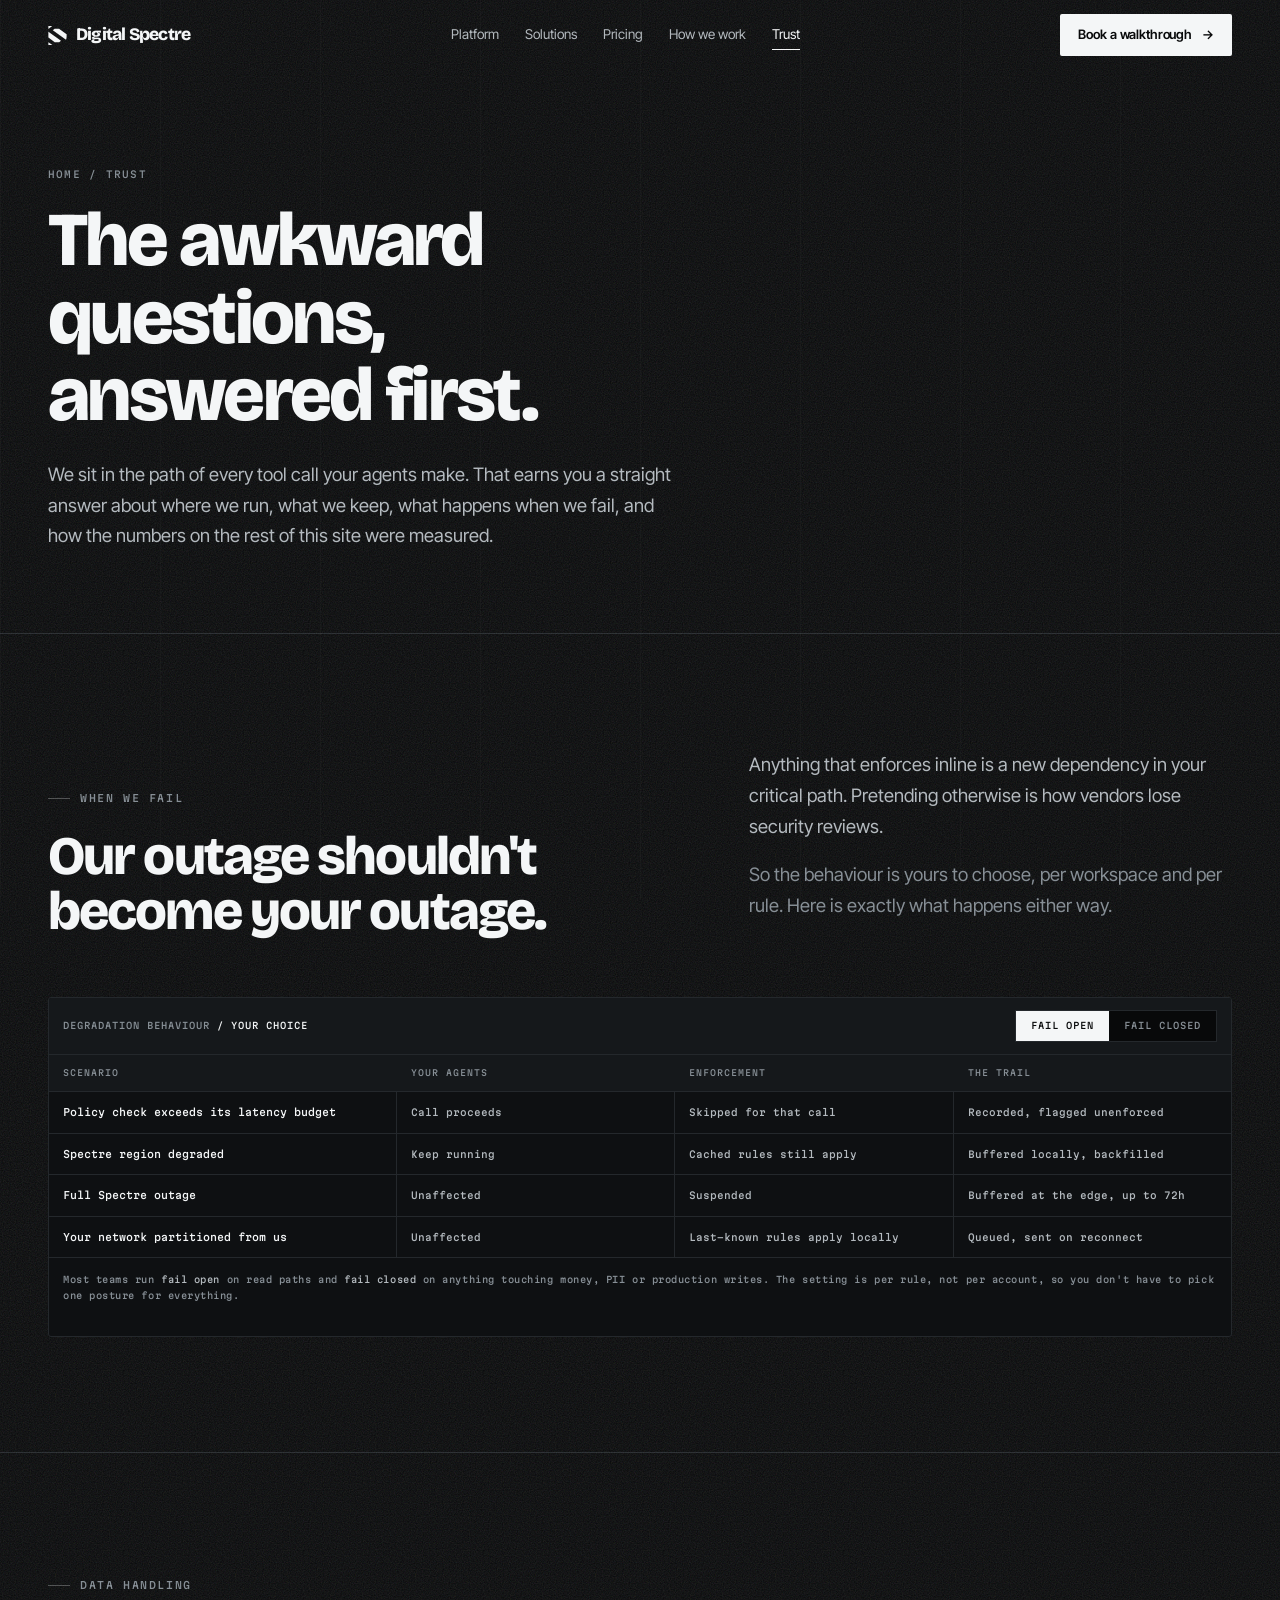
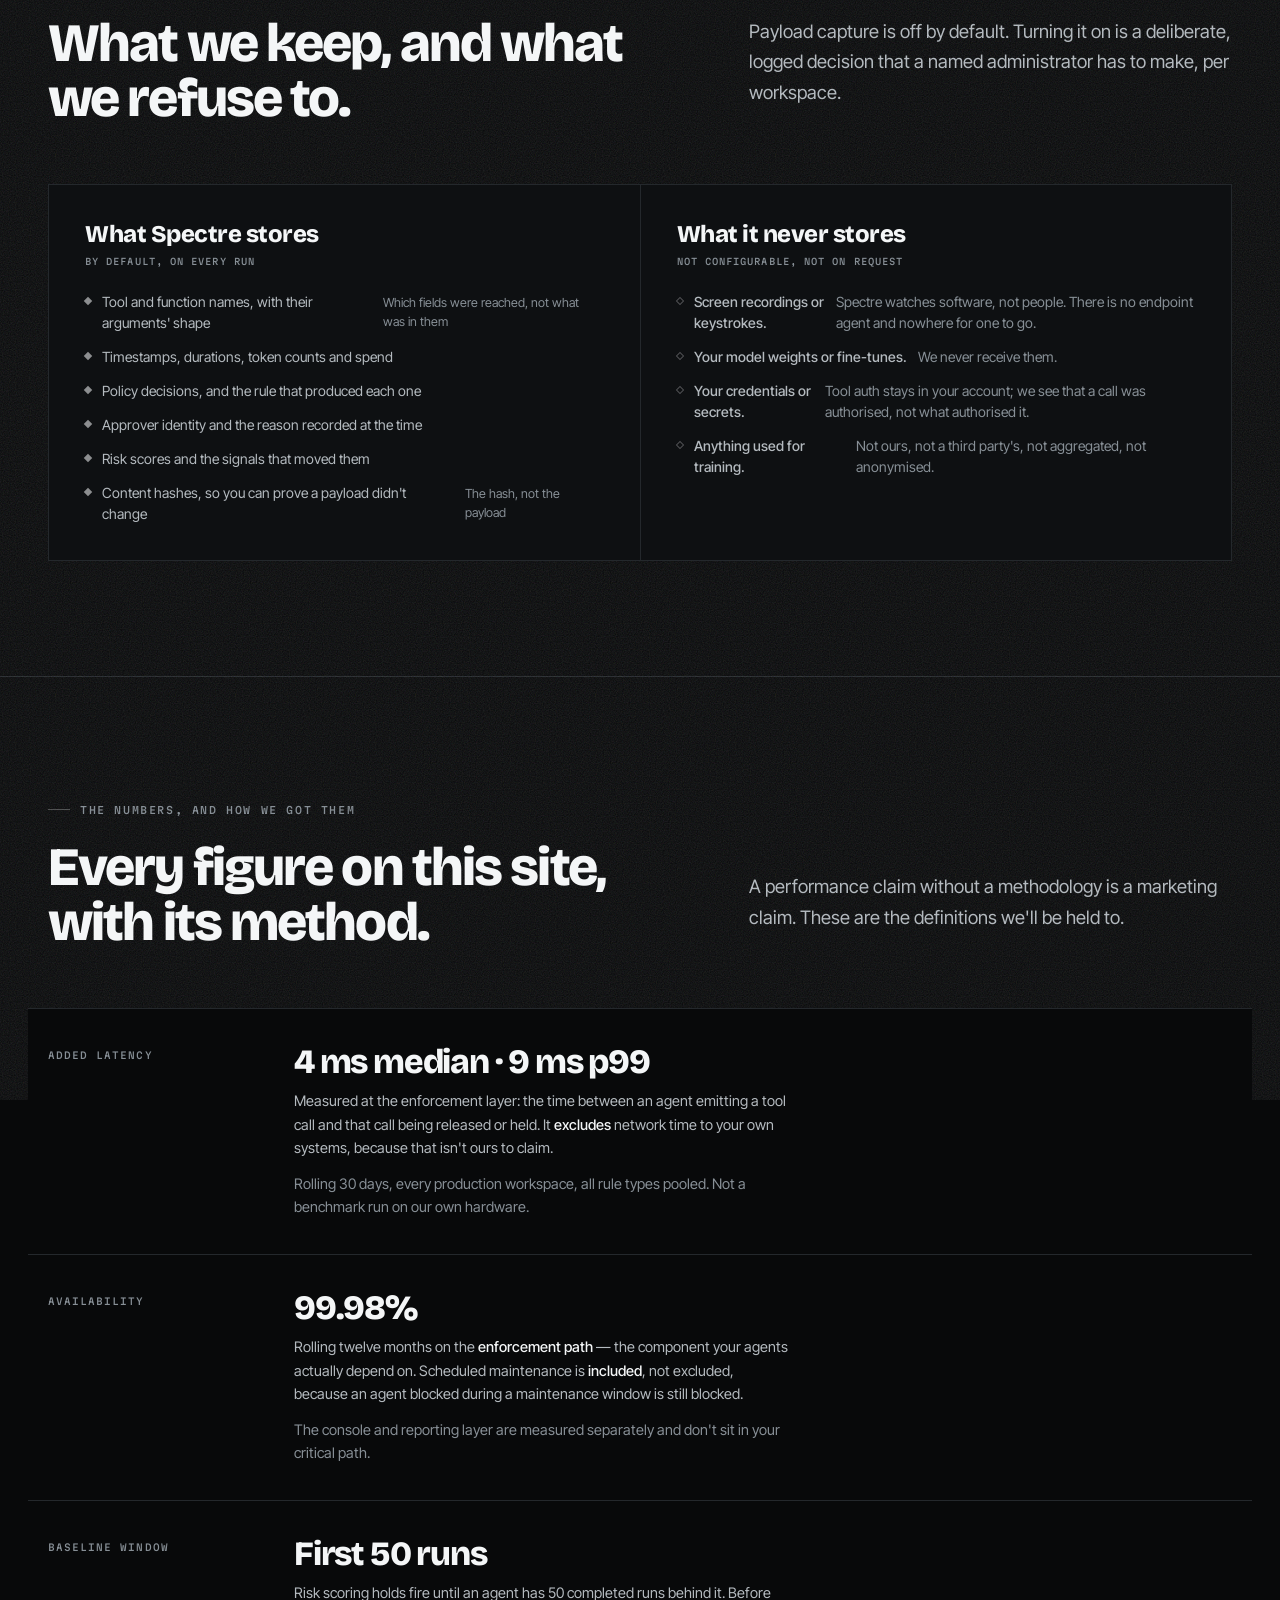
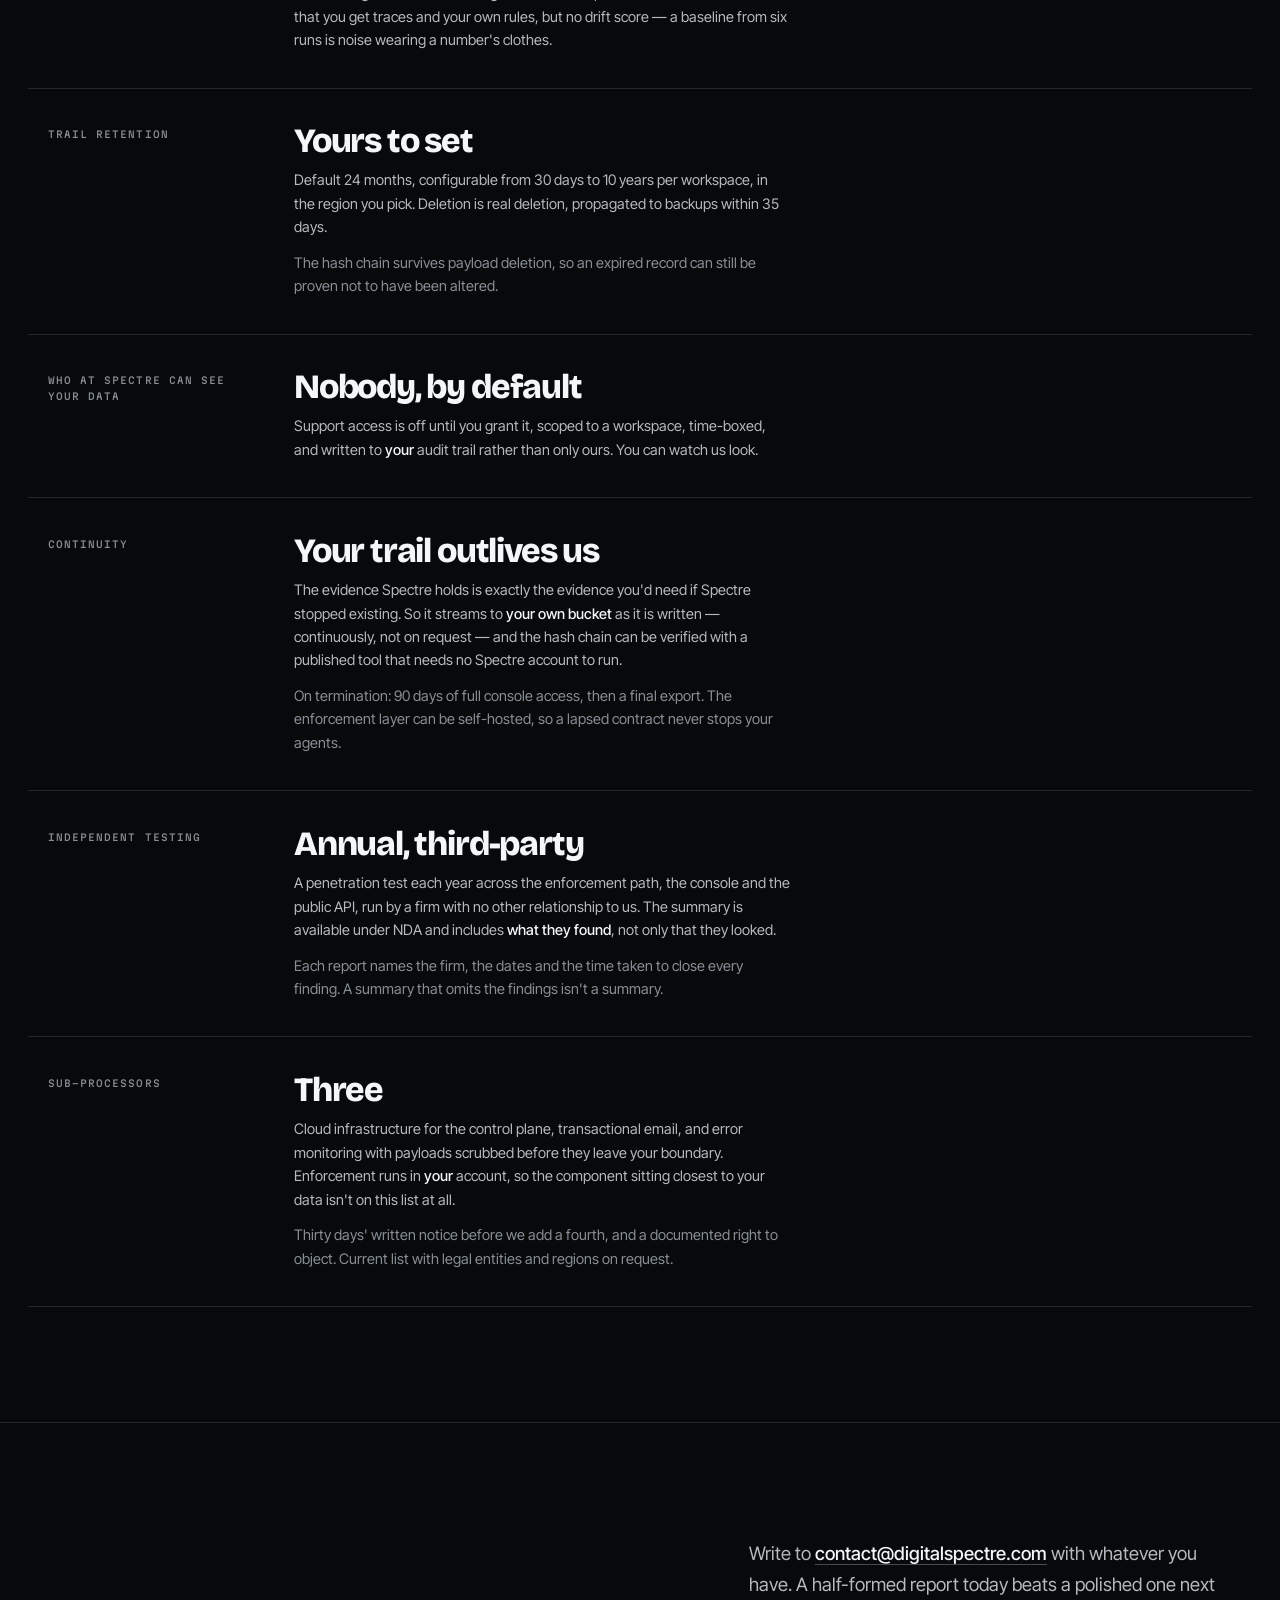
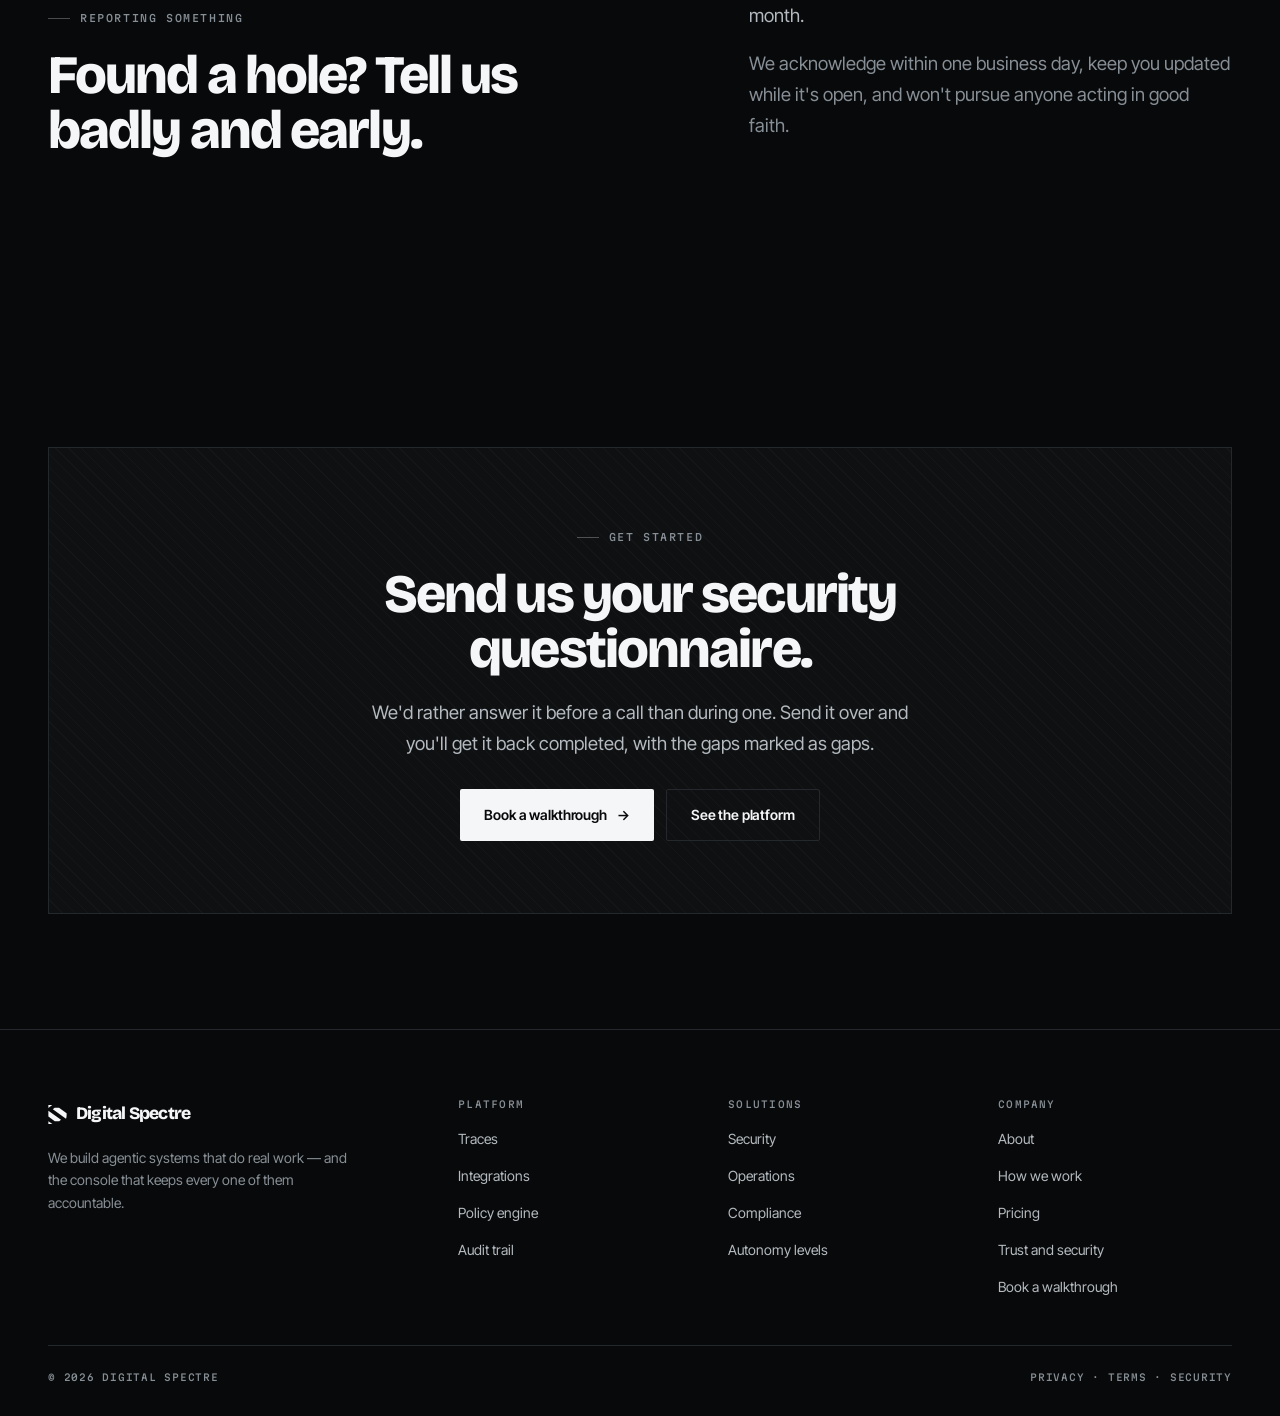
<file: docs/trust.html>
<!DOCTYPE html>
<html lang="en">
<head>
<meta charset="utf-8">
<meta http-equiv="Content-Security-Policy" content="default-src 'self'; base-uri 'none'; object-src 'none'; script-src 'self' 'sha256-1qDpesCZibc42xA/ogO+6jsYtRcePoSwEYmvB9V0vvI='; style-src 'self' 'unsafe-inline'; font-src 'self'; img-src 'self' data:; connect-src 'self'; form-action 'none'; upgrade-insecure-requests">
<meta name="referrer" content="strict-origin-when-cross-origin">
<meta name="viewport" content="width=device-width, initial-scale=1">
<meta name="theme-color" content="#08090A">
  <link rel="icon" href="favicon.svg" type="image/svg+xml">
  <link rel="alternate icon" href="icon-192.png" type="image/png" sizes="192x192">
  <link rel="apple-touch-icon" href="apple-touch-icon.png">
  <link rel="manifest" href="site.webmanifest">
<title>Trust — Digital Spectre</title>
  <link rel="canonical" href="https://www.digitalspectre.com/trust.html">
  <meta property="og:type" content="website">
  <meta property="og:site_name" content="Digital Spectre">
  <meta property="og:title" content="Trust — Digital Spectre">
  <meta property="og:description" content="Where Spectre runs, what it stores, what happens when it fails, and how the numbers on the rest of this site are measured.">
  <meta property="og:url" content="https://www.digitalspectre.com/trust.html">
  <meta property="og:image" content="https://www.digitalspectre.com/og-image.png">
  <meta property="og:image:width" content="1200">
  <meta property="og:image:height" content="630">
  <meta name="twitter:card" content="summary_large_image">
  <meta name="twitter:title" content="Trust — Digital Spectre">
  <meta name="twitter:description" content="Where Spectre runs, what it stores, what happens when it fails, and how the numbers on the rest of this site are measured.">
  <meta name="twitter:image" content="https://www.digitalspectre.com/og-image.png">
<meta name="description" content="Where Spectre runs, what it stores, what happens when it fails, and how the numbers on the rest of this site are measured.">
<link rel="preload" href="fonts/bricolage-grotesque.woff2" as="font" type="font/woff2" crossorigin>
<link rel="preload" href="fonts/inter-tight.woff2" as="font" type="font/woff2" crossorigin>
<link rel="stylesheet" href="site.css">
<style>

@keyframes grain{0%{transform:translate(0,0)}17%{transform:translate(-3%,-2%)}
  34%{transform:translate(2%,-4%)}51%{transform:translate(-2%,3%)}
  68%{transform:translate(3%,1%)}85%{transform:translate(-1%,-3%)}100%{transform:translate(0,0)}}
.nav-links a:hover::after,.nav-links a.here::after{width:100%}
.nav-links a.here{color:var(--phosphor)}
@media(min-width:900px){.head{grid-template-columns:1.15fr .85fr;align-items:end;gap:48px}}
.fail{border:1px solid var(--ash);background:var(--carbon);border-radius:3px;overflow:hidden}
.fail-bar{display:flex;align-items:center;justify-content:space-between;gap:14px;flex-wrap:wrap;
  padding:12px 14px;border-bottom:1px solid var(--ash);background:var(--slate);
  font-family:var(--font-mono);font-size:9px;letter-spacing:.11em;text-transform:uppercase;color:var(--smoke)}
.toggle{display:flex;border:1px solid var(--ash);background:var(--void)}
.toggle button{padding:8px 15px;font-family:var(--font-mono);font-size:9px;letter-spacing:.11em;
  text-transform:uppercase;color:var(--smoke);transition:background .3s,color .3s}
.toggle button.on{background:var(--phosphor);color:var(--void);font-weight:500}
.toggle button:not(.on):hover{color:var(--vapor)}
.fmx{display:grid;gap:1px;background:var(--ash)}
.fmx-h,.fmx-r{display:grid;background:var(--carbon);gap:1px}
@media(min-width:800px){
  .fmx-h,.fmx-r{grid-template-columns:1.25fr 1fr 1fr 1fr;background:var(--ash)}
}
.fmx-h{background:var(--slate)}
.fmx-h span{background:var(--slate);padding:11px 14px;font-family:var(--font-mono);font-size:8.5px;
  letter-spacing:.12em;text-transform:uppercase;color:var(--smoke)}
.fmx-r > div{background:var(--carbon);padding:13px 14px}
.fmx-r .lab{font-family:var(--font-mono);font-size:10px;color:var(--phosphor);line-height:1.45}
.fmx-r .cell{font-family:var(--font-mono);font-size:9.5px;color:var(--vapor);line-height:1.5}
.fmx-r .cell::before{content:attr(data-h) " ";color:var(--smoke);font-size:8px;
  letter-spacing:.11em;text-transform:uppercase;display:block;margin-bottom:5px}
@media(min-width:800px){.fmx-r .cell::before{display:none}}
.fmx-r .cell.stop{background:var(--slate)}
.fmx-r .cell.stop b{color:var(--phosphor);font-weight:500}
.fmx-r.swap .cell{animation:cellin .45s var(--ease) both}
@keyframes cellin{from{opacity:0;transform:translateY(-5px)}to{opacity:1;transform:none}}
.fail-note{padding:14px;border-top:1px solid var(--ash);font-family:var(--font-mono);
  font-size:9px;letter-spacing:.06em;color:var(--smoke);line-height:1.75}
.fail-note b{color:var(--vapor);font-weight:500}
.split{display:grid;gap:1px;background:var(--ash);border:1px solid var(--ash)}
@media(min-width:820px){.split{grid-template-columns:1fr 1fr}}
.col{background:var(--carbon);padding:clamp(24px,3vw,36px)}
.col h3{margin-bottom:6px}
.col .sub{font-family:var(--font-mono);font-size:9px;letter-spacing:.12em;text-transform:uppercase;
  color:var(--smoke);display:block;margin-bottom:22px}
.col ul{list-style:none;margin:0;padding:0;display:grid;gap:13px}
.col li{font-size:14px;color:var(--vapor);display:flex;gap:11px;align-items:flex-start;line-height:1.5}
.col li::before{content:"";width:6px;height:6px;background:var(--w55);flex:0 0 auto;margin-top:7px;transform:rotate(45deg)}
.col li span{display:block;font-size:12.5px;color:var(--smoke);margin-top:3px}
.col--never li::before{background:transparent;border:1px solid var(--w28)}
.col--never li{color:var(--smoke)}
.col--never li b{color:var(--vapor);font-weight:500}
.facts{display:grid;gap:1px;background:var(--ash);margin-left:calc(-1 * var(--rowpad));margin-right:calc(-1 * var(--rowpad));border-top:1px solid var(--ash);border-bottom:1px solid var(--ash)}
.fact{background:var(--void);display:grid;gap:14px;padding:clamp(24px,2.8vw,36px) var(--rowpad);transition:background .4s}
@media(min-width:860px){
  .fact{grid-template-columns:210px 1fr;gap:36px;align-items:start}
}
.fact:hover{background:var(--carbon)}
.fact .fk{font-family:var(--font-mono);font-size:9.5px;letter-spacing:.11em;text-transform:uppercase;
  color:var(--smoke);padding-top:3px}
.fact p{font-size:14.5px;margin:0;max-width:62ch}
.fact p + p{margin-top:12px}
.fact b{color:var(--phosphor);font-weight:500}
.fact .num{font-family:var(--font-display);font-weight:800;font-size:clamp(24px,3vw,34px);
  letter-spacing:-.035em;color:var(--phosphor);display:block;line-height:1;margin-bottom:10px}
.cta>*{position:relative}
@media(min-width:820px){.foot-grid{grid-template-columns:1.6fr 1fr 1fr 1fr}}
@media(max-width:960px){
  .nav-links{display:none}
  .burger{display:flex}
}
@media(max-width:560px){
  .nav-cta .btn{padding:9px 14px;font-size:12.5px}
}
@media(prefers-reduced-motion:reduce){
  *,*::before,*::after{animation-duration:.001ms!important;animation-iteration-count:1!important;
    transition-duration:.001ms!important;scroll-behavior:auto!important}
  .rv{opacity:1;transform:none}
  .field::after{display:none}
}
@media (pointer:coarse),(max-width:960px){.toggle button{min-height:44px}}
</style>
</head>
<body>
<div class="field" aria-hidden="true"></div>

<header class="nav" id="nav">
  <div class="wrap nav-in">
    <a href="index.html" class="brand"><svg class="brand-mark" viewBox="0 0 96 100" fill="currentColor" aria-hidden="true" focusable="false"><polygon points="0,0 20,0 0,16"/><path d="M32.76,15L56,15L96,43.57L96,55.4C96,61 94.6,68 92.74,72.1L23.34,22.53Z"/><polygon points="0,30 66.5,77.5 57.12,85 33.7,85 0,60.93"/><polygon points="0,85 21,100 0,100"/></svg>Digital Spectre</a>
    <nav class="nav-links">
      <a href="platform.html">Platform</a>
      <a href="solutions.html">Solutions</a>
      <a href="pricing.html">Pricing</a>
      <a href="how-we-work.html">How we work</a>
      <a href="trust.html" class="here">Trust</a>
    </nav>
    <div class="nav-cta">
      <a href="contact.html" class="btn btn--solid">Book a walkthrough <span class="arw">→</span></a>
      <button class="burger" aria-label="Open menu"><span></span></button>
    </div>
  </div>
</header>

<main>

<section class="phead">
  <div class="wrap">
    <span class="crumb"><a href="index.html">Home</a> / Trust</span>
    <h1>The awkward questions, answered first.</h1>
    <p class="lede">We sit in the path of every tool call your agents make. That earns you a straight answer about where we run, what we keep, what happens when we fail, and how the numbers on the rest of this site were measured.</p>
  </div>
</section>

<section class="sec" id="failure">
  <div class="wrap">
    <div class="head rv">
      <div>
        <span class="eyebrow">When we fail</span>
        <h2>Our outage shouldn't become your outage.</h2>
      </div>
      <div>
        <p class="lede">Anything that enforces inline is a new dependency in your critical path. Pretending otherwise is how vendors lose security reviews.</p>
        <p class="lede dim">So the behaviour is yours to choose, per workspace and per rule. Here is exactly what happens either way.</p>
      </div>
    </div>

    <div class="fail rv" id="fail">
      <div class="fail-bar">
        <span>Degradation behaviour <b style="color:var(--phosphor);font-weight:500">/ your choice</b></span>
        <div class="toggle" id="toggle">
          <button class="on" data-mode="open">Fail open</button>
          <button data-mode="closed">Fail closed</button>
        </div>
      </div>

      <div class="fmx" id="fmx">
        <div class="fmx-h">
          <span>Scenario</span><span>Your agents</span><span>Enforcement</span><span>The trail</span>
        </div>
      </div>

      <p class="fail-note">Most teams run <b>fail open</b> on read paths and <b>fail closed</b> on anything touching money, PII or production writes. The setting is per rule, not per account, so you don't have to pick one posture for everything.</p>
    </div>
  </div>
</section>

<hr class="rule">

<section class="sec" id="data">
  <div class="wrap">
    <div class="head rv">
      <div>
        <span class="eyebrow">Data handling</span>
        <h2>What we keep, and what we refuse to.</h2>
      </div>
      <div><p class="lede">Payload capture is off by default. Turning it on is a deliberate, logged decision that a named administrator has to make, per workspace.</p></div>
    </div>

    <div class="split rv">
      <div class="col">
        <h3>What Spectre stores</h3>
        <span class="sub">By default, on every run</span>
        <ul>
          <li>Tool and function names, with their arguments' shape<span>Which fields were reached, not what was in them</span></li>
          <li>Timestamps, durations, token counts and spend</li>
          <li>Policy decisions, and the rule that produced each one</li>
          <li>Approver identity and the reason recorded at the time</li>
          <li>Risk scores and the signals that moved them</li>
          <li>Content hashes, so you can prove a payload didn't change<span>The hash, not the payload</span></li>
        </ul>
      </div>
      <div class="col col--never">
        <h3>What it never stores</h3>
        <span class="sub">Not configurable, not on request</span>
        <ul>
          <li><b>Screen recordings or keystrokes.</b> Spectre watches software, not people. There is no endpoint agent and nowhere for one to go.</li>
          <li><b>Your model weights or fine-tunes.</b> We never receive them.</li>
          <li><b>Your credentials or secrets.</b> Tool auth stays in your account; we see that a call was authorised, not what authorised it.</li>
          <li><b>Anything used for training.</b> Not ours, not a third party's, not aggregated, not anonymised.</li>
        </ul>
      </div>
    </div>
  </div>
</section>

<hr class="rule">

<section class="sec" id="facts">
  <div class="wrap">
    <div class="head rv">
      <div>
        <span class="eyebrow">The numbers, and how we got them</span>
        <h2>Every figure on this site, with its method.</h2>
      </div>
      <div><p class="lede">A performance claim without a methodology is a marketing claim. These are the definitions we'll be held to.</p></div>
    </div>

    <div class="facts rv">

      <article class="fact">
        <span class="fk">Added latency</span>
        <div>
          <span class="num">4 ms median · 9 ms p99</span>
          <p>Measured at the enforcement layer: the time between an agent emitting a tool call and that call being released or held. It <b>excludes</b> network time to your own systems, because that isn't ours to claim.</p>
          <p class="dim">Rolling 30 days, every production workspace, all rule types pooled. Not a benchmark run on our own hardware.</p>
        </div>
      </article>

      <article class="fact">
        <span class="fk">Availability</span>
        <div>
          <span class="num">99.98%</span>
          <p>Rolling twelve months on the <b>enforcement path</b> — the component your agents actually depend on. Scheduled maintenance is <b>included</b>, not excluded, because an agent blocked during a maintenance window is still blocked.</p>
          <p class="dim">The console and reporting layer are measured separately and don't sit in your critical path.</p>
        </div>
      </article>

      <article class="fact">
        <span class="fk">Baseline window</span>
        <div>
          <span class="num">First 50 runs</span>
          <p>Risk scoring holds fire until an agent has 50 completed runs behind it. Before that you get traces and your own rules, but no drift score — a baseline from six runs is noise wearing a number's clothes.</p>
        </div>
      </article>

      <article class="fact">
        <span class="fk">Trail retention</span>
        <div>
          <span class="num">Yours to set</span>
          <p>Default 24 months, configurable from 30 days to 10 years per workspace, in the region you pick. Deletion is real deletion, propagated to backups within 35 days.</p>
          <p class="dim">The hash chain survives payload deletion, so an expired record can still be proven not to have been altered.</p>
        </div>
      </article>

      <article class="fact">
        <span class="fk">Who at Spectre can see your data</span>
        <div>
          <span class="num">Nobody, by default</span>
          <p>Support access is off until you grant it, scoped to a workspace, time-boxed, and written to <b>your</b> audit trail rather than only ours. You can watch us look.</p>
        </div>
      </article>

      <article class="fact">
        <span class="fk">Continuity</span>
        <div>
          <span class="num">Your trail outlives us</span>
          <p>The evidence Spectre holds is exactly the evidence you'd need if Spectre stopped existing. So it streams to <b>your own bucket</b> as it is written — continuously, not on request — and the hash chain can be verified with a published tool that needs no Spectre account to run.</p>
          <p class="dim">On termination: 90 days of full console access, then a final export. The enforcement layer can be self-hosted, so a lapsed contract never stops your agents.</p>
        </div>
      </article>

      <article class="fact">
        <span class="fk">Independent testing</span>
        <div>
          <span class="num">Annual, third-party</span>
          <p>A penetration test each year across the enforcement path, the console and the public API, run by a firm with no other relationship to us. The summary is available under NDA and includes <b>what they found</b>, not only that they looked.</p>
          <p class="dim">Each report names the firm, the dates and the time taken to close every finding. A summary that omits the findings isn't a summary.</p>
        </div>
      </article>

      <article class="fact">
        <span class="fk">Sub-processors</span>
        <div>
          <span class="num">Three</span>
          <p>Cloud infrastructure for the control plane, transactional email, and error monitoring with payloads scrubbed before they leave your boundary. Enforcement runs in <b>your</b> account, so the component sitting closest to your data isn't on this list at all.</p>
          <p class="dim">Thirty days' written notice before we add a fourth, and a documented right to object. Current list with legal entities and regions on request.</p>
        </div>
      </article>

    </div>
  </div>
</section>

<hr class="rule">

<section class="sec">
  <div class="wrap">
    <div class="head rv">
      <div>
        <span class="eyebrow">Reporting something</span>
        <h2>Found a hole? Tell us badly and early.</h2>
      </div>
      <div>
        <p class="lede">Write to <a href="mailto:contact@digitalspectre.com?subject=Security%20disclosure" style="color:var(--phosphor);font-weight:500;border-bottom:1px solid var(--w28)">contact@digitalspectre.com</a> with whatever you have. A half-formed report today beats a polished one next month.</p>
        <p class="lede dim">We acknowledge within one business day, keep you updated while it's open, and won't pursue anyone acting in good faith.</p>
      </div>
    </div>
  </div>
</section>

<section class="sec">
  <div class="wrap">
    <div class="cta rv" id="cta">
      <span class="eyebrow" style="justify-content:center">Get started</span>
      <h2>Send us your security questionnaire.</h2>
      <p class="lede">We'd rather answer it before a call than during one. Send it over and you'll get it back completed, with the gaps marked as gaps.</p>
      <div class="cta-btns">
        <a href="contact.html" class="btn btn--solid">Book a walkthrough <span class="arw">→</span></a>
        <a href="platform.html" class="btn btn--ghost">See the platform</a>
      </div>
    </div>
  </div>
</section>

</main>

<footer class="foot">
  <div class="wrap">
    <div class="foot-grid">
      <div>
        <a href="index.html" class="brand"><svg class="brand-mark" viewBox="0 0 96 100" fill="currentColor" aria-hidden="true" focusable="false"><polygon points="0,0 20,0 0,16"/><path d="M32.76,15L56,15L96,43.57L96,55.4C96,61 94.6,68 92.74,72.1L23.34,22.53Z"/><polygon points="0,30 66.5,77.5 57.12,85 33.7,85 0,60.93"/><polygon points="0,85 21,100 0,100"/></svg>Digital Spectre</a>
        <p>We build agentic systems that do real work — and the console that keeps every one of them accountable.</p>
      </div>
      <div>
        <h3 class="hlab">Platform</h3>
        <ul>
          <li><a href="platform.html#surfaces">Traces</a></li>
          <li><a href="integrations.html">Integrations</a></li>
          <li><a href="platform.html#surfaces">Policy engine</a></li>
          <li><a href="platform.html#surfaces">Audit trail</a></li>
        </ul>
      </div>
      <div>
        <h3 class="hlab">Solutions</h3>
        <ul>
          <li><a href="solutions.html#roles">Security</a></li>
          <li><a href="solutions.html#roles">Operations</a></li>
          <li><a href="solutions.html#roles">Compliance</a></li>
          <li><a href="platform.html#autonomy">Autonomy levels</a></li>
        </ul>
      </div>
      <div>
        <h3 class="hlab">Company</h3>
        <ul>
          <li><a href="about.html">About</a></li>
          <li><a href="how-we-work.html">How we work</a></li>
          <li><a href="pricing.html">Pricing</a></li>
          <li><a href="trust.html">Trust and security</a></li>
          <li><a href="contact.html">Book a walkthrough</a></li>
        </ul>
      </div>
    </div>
    <div class="foot-base">
      <span>© 2026 Digital Spectre</span>
      <span><a href="privacy.html">Privacy</a> · <a href="terms.html">Terms</a> · <a href="trust.html">Security</a></span>
    </div>
  </div>
</footer>

<script src="site.js"></script>
<script>
(function(){
"use strict";
var reduce = window.matchMedia('(prefers-reduced-motion: reduce)').matches;

var SCENARIOS = [
  { s: 'Policy check exceeds its latency budget',
    open:   ['Call proceeds', 'Skipped for that call', 'Recorded, flagged unenforced'],
    closed: ['Call held', 'Enforced by default-deny', 'Recorded as held'],
    stopOpen: [], stopClosed: [0] },

  { s: 'Spectre region degraded',
    open:   ['Keep running', 'Cached rules still apply', 'Buffered locally, backfilled'],
    closed: ['Gated calls held', 'Cached rules still apply', 'Buffered locally, backfilled'],
    stopOpen: [], stopClosed: [0] },

  { s: 'Full Spectre outage',
    open:   ['Unaffected', 'Suspended', 'Buffered at the edge, up to 72h'],
    closed: ['Gated calls held, rest continue', 'Everything gated is held', 'Buffered at the edge, up to 72h'],
    stopOpen: [], stopClosed: [0, 1] },

  { s: 'Your network partitioned from us',
    open:   ['Unaffected', 'Last-known rules apply locally', 'Queued, sent on reconnect'],
    closed: ['Gated calls held', 'Last-known rules apply locally', 'Queued, sent on reconnect'],
    stopOpen: [], stopClosed: [0] }
];
var HEADS = ['Your agents', 'Enforcement', 'The trail'];

var fmx = document.getElementById('fmx');
var mode = 'open';

function render(animate){
  fmx.querySelectorAll('.fmx-r').forEach(function(n){ n.remove(); });
  SCENARIOS.forEach(function(sc){
    var cells = sc[mode];
    var stop = mode === 'open' ? sc.stopOpen : sc.stopClosed;
    var row = document.createElement('div');
    row.className = 'fmx-r' + (animate ? ' swap' : '');
    var html = '<div class="lab">' + sc.s + '</div>';
    cells.forEach(function(c, i){
      var isStop = stop.indexOf(i) !== -1;
      html += '<div class="cell' + (isStop ? ' stop' : '') + '" data-h="' + HEADS[i] + '">' +
              (isStop ? '<b>' + c + '</b>' : c) + '</div>';
    });
    row.innerHTML = html;
    fmx.appendChild(row);
  });
}

document.getElementById('toggle').addEventListener('click', function(e){
  var b = e.target.closest('button'); if(!b) return;
  mode = b.getAttribute('data-mode');
  this.querySelectorAll('button').forEach(function(x){ x.classList.toggle('on', x === b); });
  render(!reduce);
});

render(false);
})();
</script>
</body>
</html>
</file>
<file: docs/site.css>
@font-face{font-family:'Bricolage Grotesque';src:url(fonts/bricolage-grotesque.woff2) format('woff2');font-weight:400 800;font-style:normal;font-display:swap}
@font-face{font-family:'Inter Tight';src:url(fonts/inter-tight.woff2) format('woff2');font-weight:400 600;font-style:normal;font-display:swap}
@font-face{font-family:'Martian Mono';src:url(fonts/martian-mono.woff2) format('woff2');font-weight:500;font-style:normal;font-display:swap}
:root{--void:#08090A; --carbon:#0E1012; --slate:#15181B; --ash:#24282C; --smoke:#878F96; --vapor:#B4BABF; --phosphor:#F4F6F7; --w04:rgba(244,246,247,.04); --w08:rgba(244,246,247,.08); --w14:rgba(244,246,247,.14); --w28:rgba(244,246,247,.28); --w55:rgba(244,246,247,.55); --font-display:'Bricolage Grotesque','Archivo',ui-sans-serif,system-ui,sans-serif; --font-body:'Inter Tight','Inter',ui-sans-serif,system-ui,-apple-system,sans-serif; --font-mono:'Martian Mono',ui-monospace,'SF Mono',Menlo,monospace; --gut:clamp(20px,5vw,48px); --sec-pad:clamp(74px,9vw,132px); --rowpad:clamp(14px,1.6vw,24px); --ease:cubic-bezier(.22,.61,.36,1);}
*,*::before,*::after{box-sizing:border-box}
html{-webkit-text-size-adjust:100%;scroll-behavior:smooth}
body{margin:0;background:var(--void);color:var(--vapor);font-family:var(--font-body); font-size:16px;line-height:1.62;-webkit-font-smoothing:antialiased;overflow-x:hidden}
a{color:inherit;text-decoration:none}
button{font:inherit;color:inherit;background:none;border:0;cursor:pointer}
:focus-visible{outline:2px solid var(--phosphor);outline-offset:3px;border-radius:2px}
.field{position:fixed;inset:0;pointer-events:none;z-index:0}
.field::before{content:"";position:absolute;inset:0;opacity:.55; background-image:repeating-linear-gradient(90deg,var(--w04) 0 1px,transparent 1px 12.5%)}
.field::after{content:"";position:absolute;inset:-200%;opacity:.14; background-image:url("data:image/svg+xml,%3Csvg xmlns='http://www.w3.org/2000/svg' width='180' height='180'%3E%3Cfilter id='n'%3E%3CfeTurbulence type='fractalNoise' baseFrequency='.85' numOctaves='3'/%3E%3C/filter%3E%3Crect width='180' height='180' filter='url(%23n)'/%3E%3C/svg%3E"); animation:grain 7s steps(6) infinite}
.wrap{width:100%;max-width:1280px;margin:0 auto;padding:0 var(--gut);position:relative;z-index:1}
.sec{padding:var(--sec-pad) 0;position:relative;z-index:1}
.rule{height:1px;background:var(--ash);border:0;margin:0}
.eyebrow{font-family:var(--font-mono);font-size:10px;font-weight:500;letter-spacing:.16em; text-transform:uppercase;color:var(--smoke);display:inline-flex;align-items:center;gap:10px;margin:0 0 22px}
.eyebrow::before{content:"";width:22px;height:1px;background:var(--w28)}
h1,h2,h3,h4{font-family:var(--font-display);color:var(--phosphor);margin:0;font-weight:800; letter-spacing:-.035em;line-height:1.02}
h2{font-size:clamp(29px,4.8vw,54px)}
h3{font-size:clamp(18px,2.1vw,24px);letter-spacing:-.02em;line-height:1.16}
p{margin:0 0 18px}
.lede{font-size:clamp(15px,1.5vw,18.5px);color:var(--vapor);max-width:60ch;line-height:1.66}
.dim{color:var(--smoke)}
.btn{display:inline-flex;align-items:center;gap:10px;padding:14px 24px;border-radius:2px; font-size:14px;font-weight:600;letter-spacing:-.01em; transition:transform .35s var(--ease),background .3s,border-color .3s}
.btn--solid{background:var(--phosphor);color:var(--void)}
.btn--ghost{border:1px solid var(--ash);color:var(--phosphor)}
.btn:hover{transform:translateY(-2px)}
.btn--ghost:hover{border-color:var(--w55);background:var(--w04)}
.btn .arw{transition:transform .35s var(--ease)}
.btn:hover .arw{transform:translateX(4px)}
.nav{position:sticky;top:0;z-index:50;border-bottom:1px solid transparent; transition:border-color .4s,background .4s,backdrop-filter .4s}
.nav.stuck{background:rgba(8,9,10,.82);backdrop-filter:blur(14px);border-bottom-color:var(--ash)}
.nav-in{display:flex;align-items:center;justify-content:space-between;gap:24px;height:70px}
.brand-mark{width:19px;height:19px;display:block;flex:0 0 auto;align-self:center;color:var(--phosphor)}
.brand{display:flex;align-items:baseline;gap:9px;font-family:var(--font-display);font-weight:800; font-size:17.5px;letter-spacing:-.045em;color:var(--phosphor)}
.nav-links{display:flex;gap:26px;font-size:13.5px;color:var(--vapor)}
.nav-links a{position:relative;padding:4px 0}
.nav-links a::after{content:"";position:absolute;left:0;bottom:0;height:1px;width:0; background:var(--phosphor);transition:width .38s var(--ease)}
.nav-cta{display:flex;align-items:center;gap:18px}
.nav-cta .btn{padding:10px 18px;font-size:13px}
.burger{display:none;width:34px;height:34px;align-items:center;justify-content:center}
.burger span{display:block;width:18px;height:1px;background:var(--phosphor);position:relative}
.burger span::before,.burger span::after{content:"";position:absolute;left:0;width:18px;height:1px;background:var(--phosphor)}
.burger span::before{top:-6px}
.burger span::after{top:6px}
.phead{padding:clamp(56px,8vw,96px) 0 clamp(40px,5vw,68px);border-bottom:1px solid var(--ash)}
.phead h1{font-size:clamp(38px,6.6vw,76px);max-width:13ch;margin:0 0 24px}
.phead .lede{max-width:58ch}
.crumb{font-family:var(--font-mono);font-size:9.5px;letter-spacing:.13em;text-transform:uppercase; color:var(--smoke);margin-bottom:20px;display:block}
.crumb a:hover{color:var(--vapor)}
.rv{opacity:0;transform:translateY(22px);transition:opacity .8s var(--ease),transform .8s var(--ease)}
.rv.on{opacity:1;transform:none}
.head{display:grid;gap:22px;margin-bottom:clamp(36px,4.6vw,58px)}
.head h2{max-width:17ch}
.cta{border:1px solid var(--ash);background:var(--carbon);padding:clamp(36px,5.6vw,76px); text-align:center;position:relative;overflow:hidden}
.cta::before{content:"";position:absolute;inset:0;opacity:.6; background-image:repeating-linear-gradient(45deg,var(--w04) 0 1px,transparent 1px 9px)}
.cta h2{max-width:18ch;margin:0 auto 20px}
.cta .lede{margin:0 auto 30px;text-align:center;max-width:52ch}
.cta-btns{display:flex;gap:12px;justify-content:center;flex-wrap:wrap}
.foot{border-top:1px solid var(--ash);padding:clamp(44px,5.6vw,70px) 0 30px;position:relative;z-index:1}
.foot-grid{display:grid;gap:36px;margin-bottom:46px}
.foot p{font-size:14px;max-width:38ch;color:var(--smoke);margin-top:18px}
.foot .hlab{line-height:1.02;max-width:none;font-family:var(--font-mono);font-size:9.5px;font-weight:500;letter-spacing:.13em; text-transform:uppercase;color:var(--smoke);margin:0 0 16px}
.foot ul{list-style:none;margin:0;padding:0;display:grid;gap:11px}
.foot li a{font-size:14px;color:var(--vapor);transition:color .3s}
.foot li a:hover{color:var(--phosphor)}
.foot-base{display:flex;justify-content:space-between;gap:16px;flex-wrap:wrap;padding-top:24px; border-top:1px solid var(--ash);font-family:var(--font-mono);font-size:9.5px; letter-spacing:.08em;color:var(--smoke);text-transform:uppercase}
.foot-base a{transition:color .3s}
.foot-base a:hover{color:var(--vapor)}
@media (pointer:coarse),(max-width:960px){.burger{width:44px;height:44px;margin-right:-5px}}
</file>
